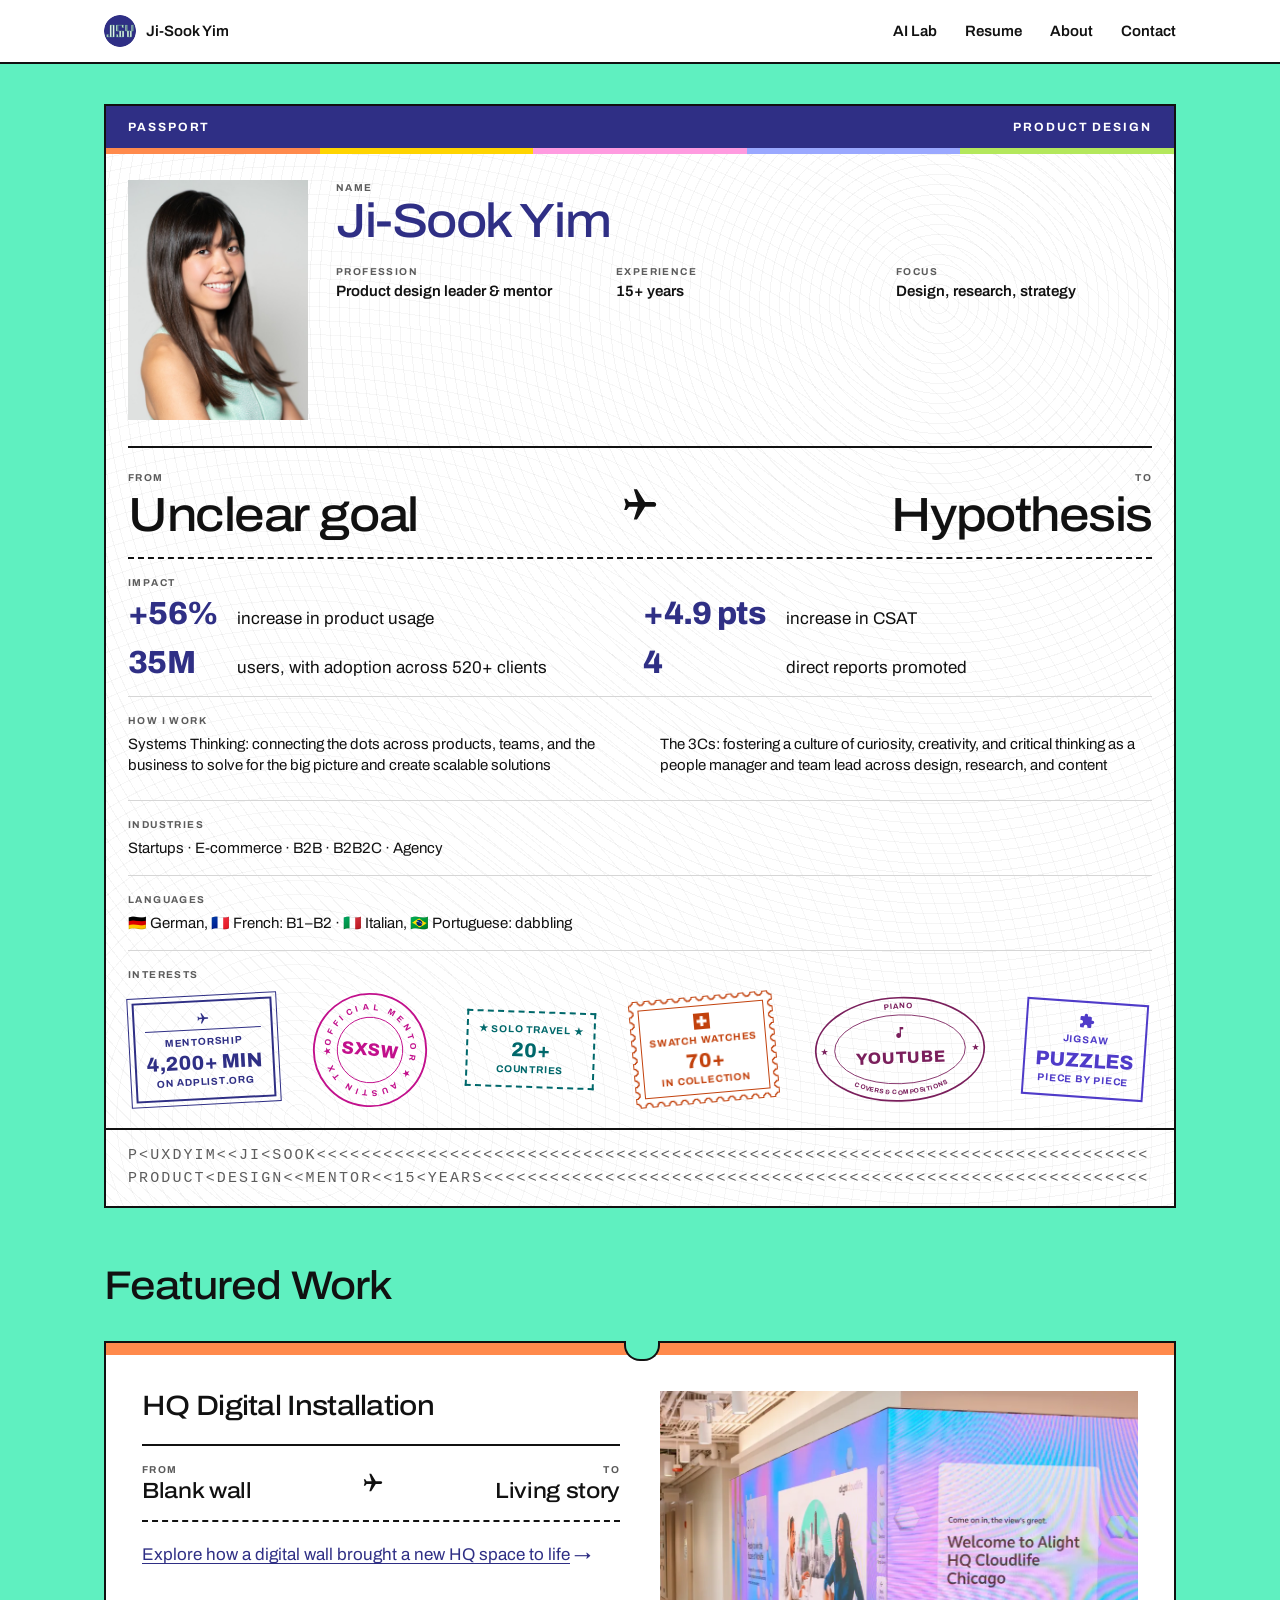
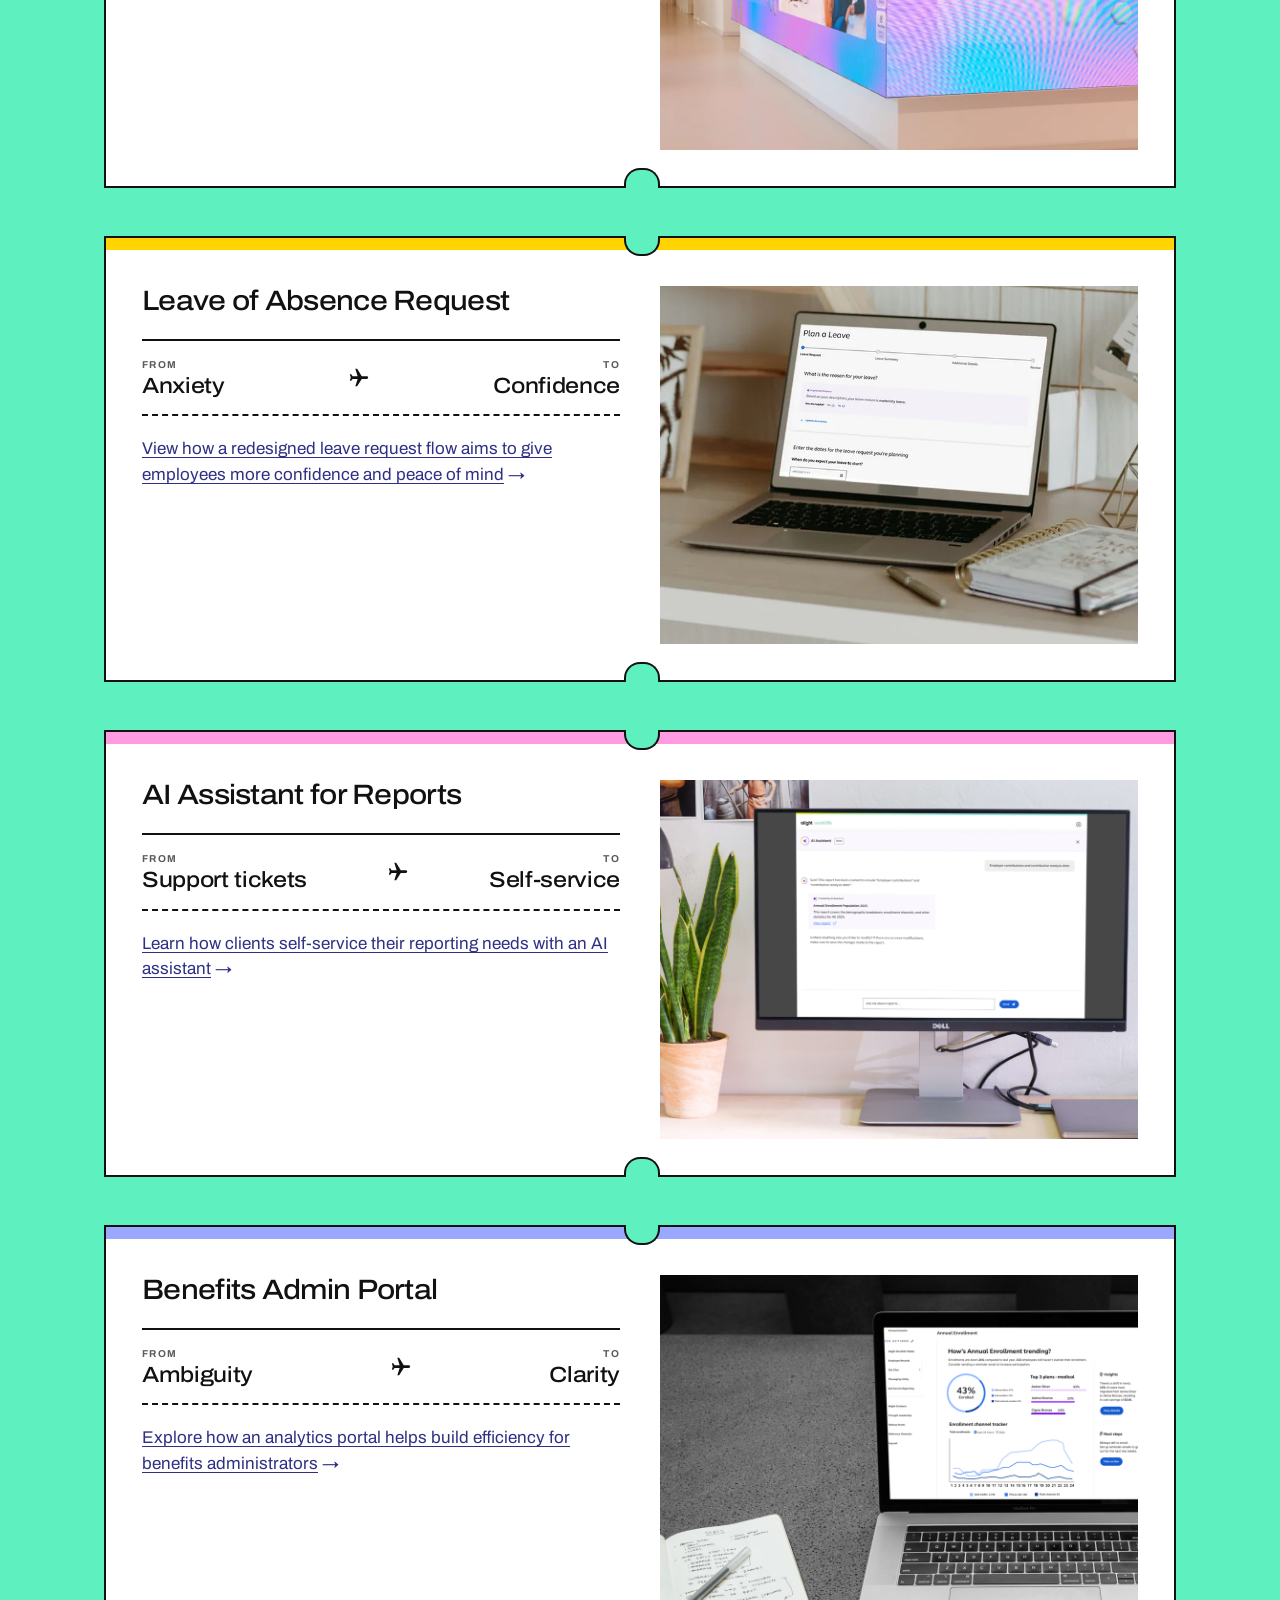
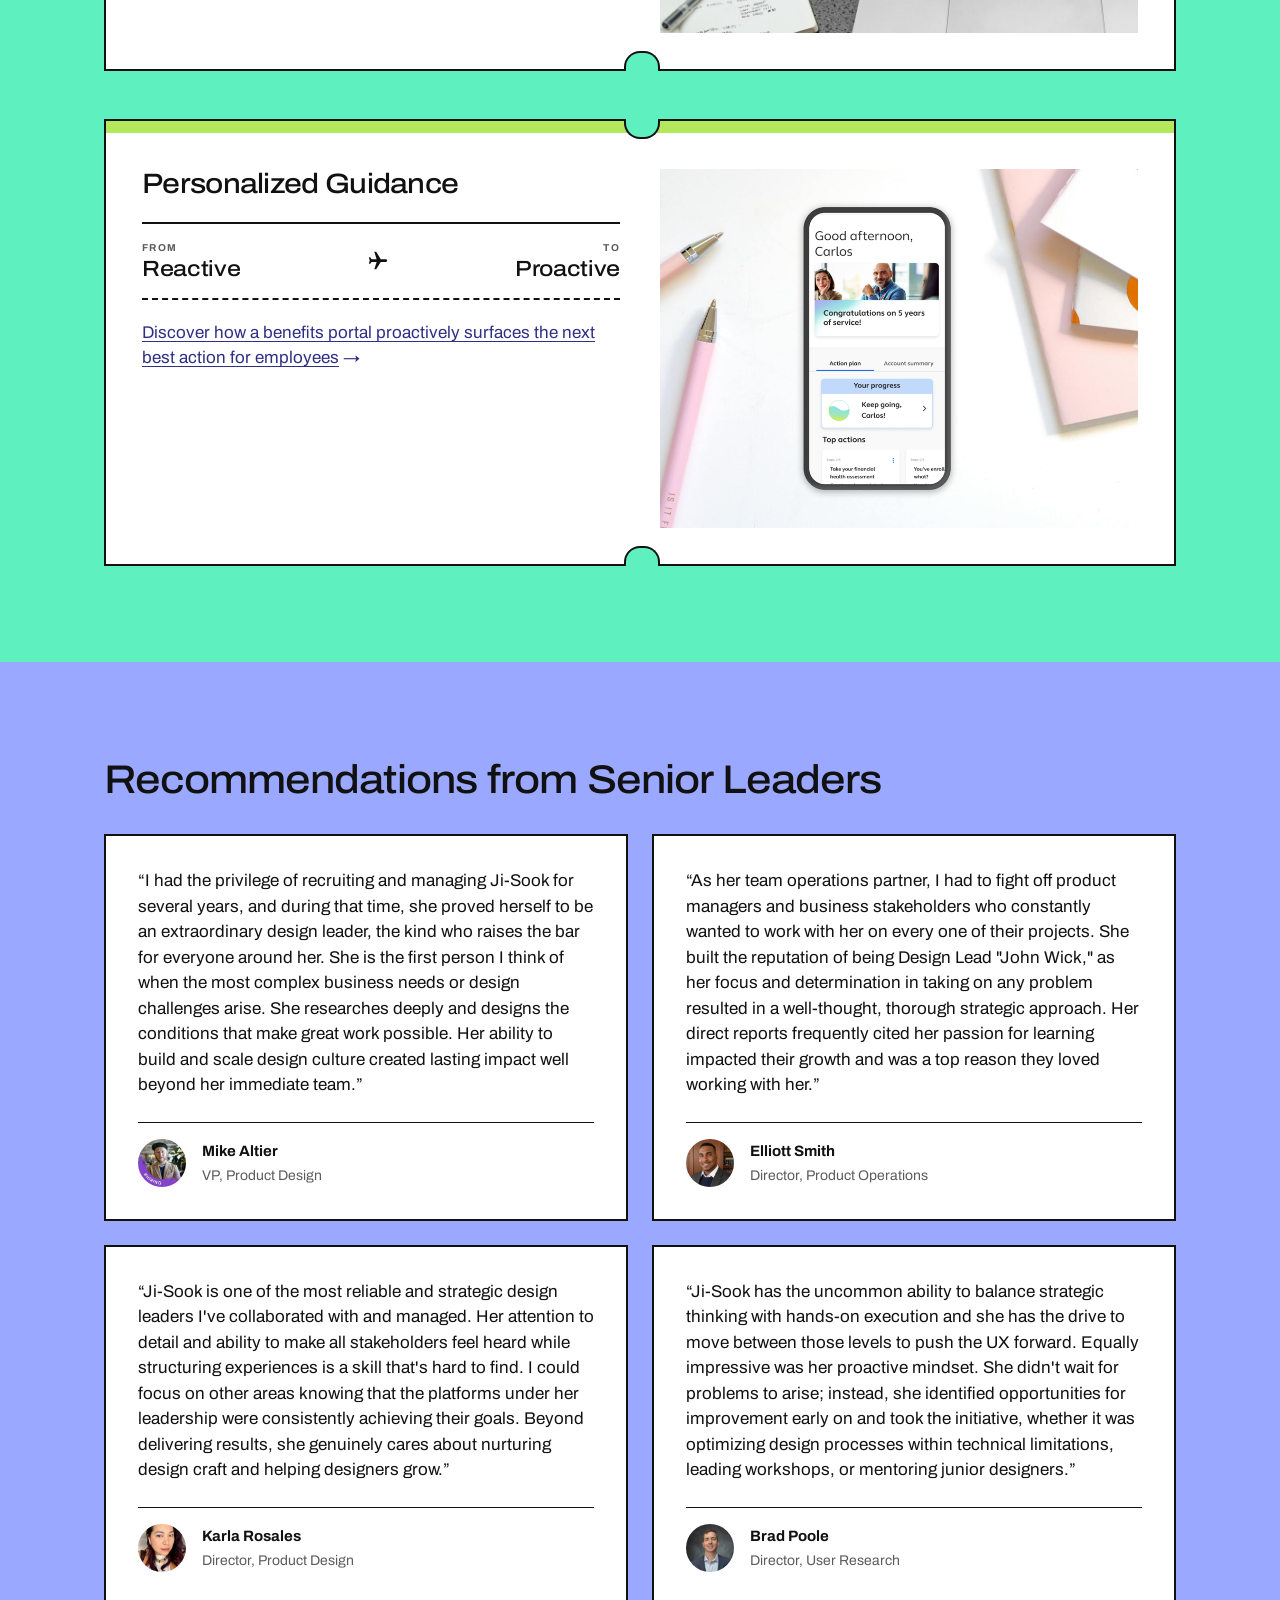
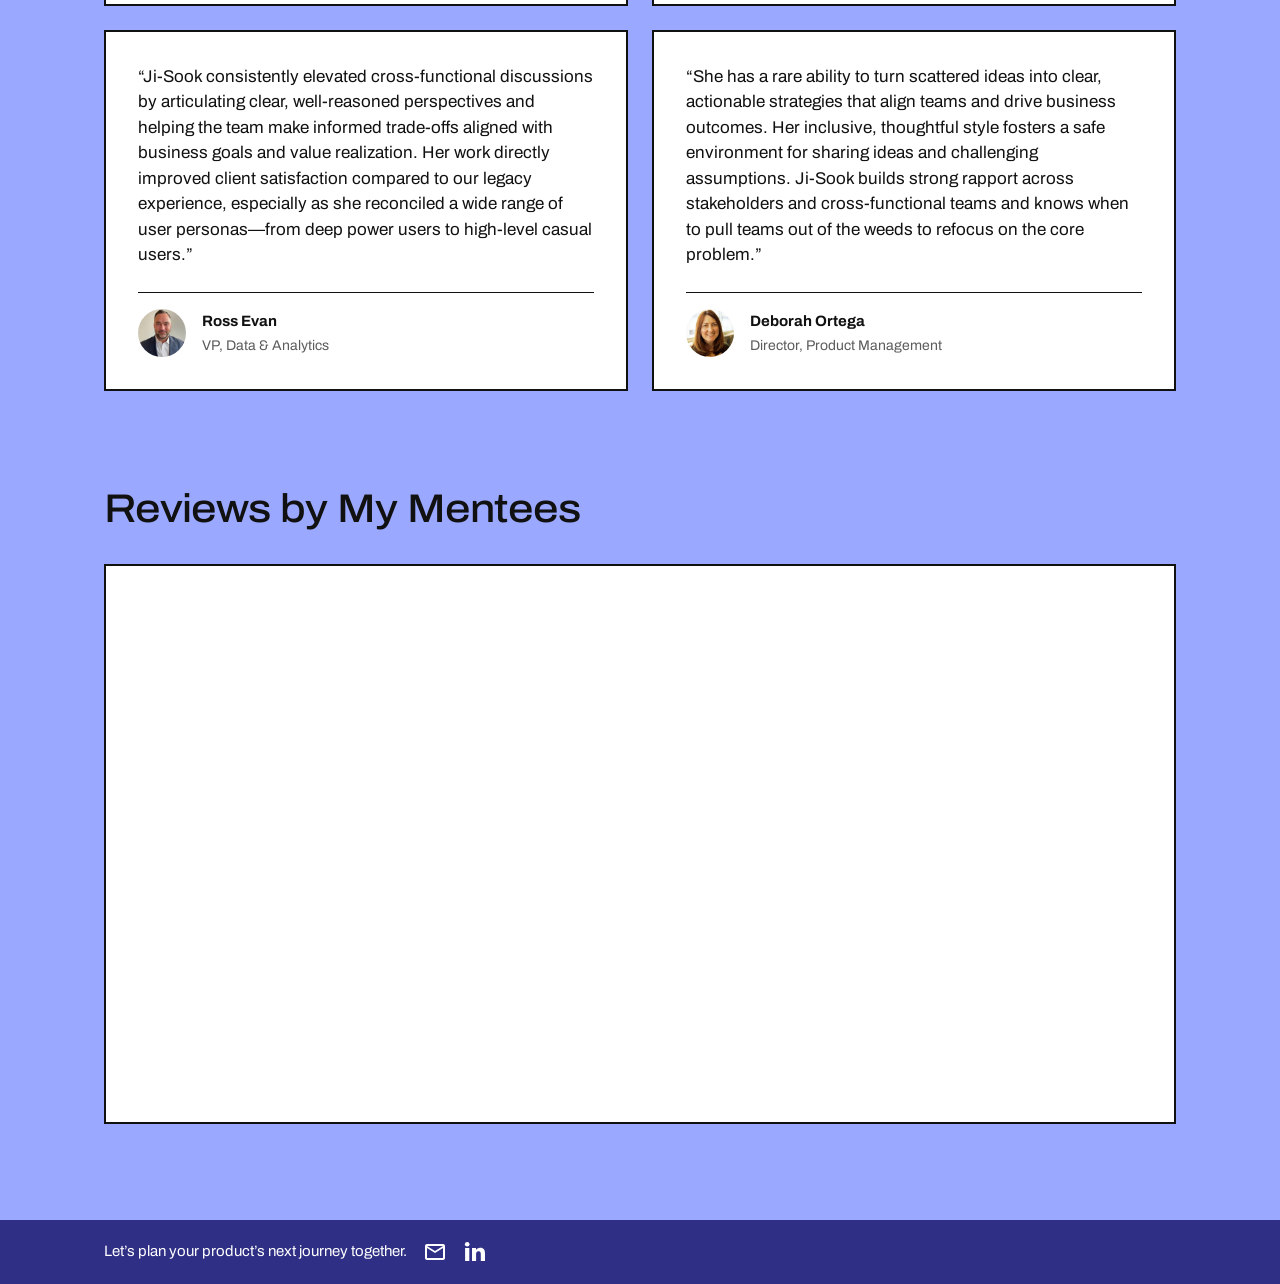
<file: index.html>
<!DOCTYPE html>
<html lang="en">
<head>
<meta charset="utf-8">
<meta name="viewport" content="width=device-width, initial-scale=1">
<title>Ji-Sook Yim | Product &amp; UX Design</title>
<link rel="icon" type="image/png" sizes="32x32" href="assets/brand/favicon-32.png">
<link rel="icon" type="image/png" sizes="192x192" href="assets/brand/favicon-192.png">
<link rel="apple-touch-icon" href="assets/brand/apple-touch-icon.png">
<link rel="preconnect" href="https://fonts.gstatic.com" crossorigin>
<link href="https://fonts.googleapis.com/css2?family=Archivo:wdth,wght@62..125,400..800&family=Caveat:wght@600;700&display=swap" rel="stylesheet">
<link rel="stylesheet" href="components/site.css?v=96ff0955">
<link rel="stylesheet" href="components/boarding-pass.css?v=f0302952">
<link rel="stylesheet" href="components/hero.css?v=90e08546">
<link rel="stylesheet" href="components/passport.css?v=ff56d77f">
<link rel="stylesheet" href="components/recommendation.css?v=5071fd78">
<link rel="stylesheet" href="components/stamp-postcards.css?v=e196f2e1">
<link rel="stylesheet" href="components/theme-departure-board.css?v=722f740d">
</head>
<body>

<div class="site-bar">
<header class="site-nav">
  <a class="site-name" href="index.html"><img class="site-mark" src="assets/brand/jsy-mark.webp" alt="" width="32" height="32"><span class="site-name-text">Ji-Sook Yim</span></a>
  <nav>
    <ul>
      <li><a href="#">AI Lab</a></li>
      <li><a href="#">Resume</a></li>
      <li><a href="#">About</a></li>
      <li><a href="#">Contact</a></li>
    </ul>
  </nav>
</header>
</div>

<main>

  <div class="page-width">

<section class="passport" aria-label="Passport">
    <div class="pp-head"><span>Passport</span><span>Product design</span></div>

    <div class="pp-top">
      <img class="photo" src="assets/headshot.jpg" alt="Ji-Sook Yim">

      <div class="pp-data">
        <p class="fk">Name</p>
        <p class="name">Ji-Sook Yim</p>
        <dl class="pp-grid">
          <div><dt class="fk">Profession</dt><dd>Product design leader &amp; mentor</dd></div>
          <div><dt class="fk">Experience</dt><dd>15+ years</dd></div>
          <div><dt class="fk">Focus</dt><dd>Design, research, strategy</dd></div>
        </dl>
      </div>
    </div>

    <div class="journey">
      <div class="jp">
        <p class="jk">From</p>
        <div class="cycle" data-cycle>
          <span class="is-active">Unclear goal</span>
          <span>Feature bloat</span>
          <span>Ambiguity</span>
        </div>
      </div>
      <div class="jarrow" aria-hidden="true"><svg class="plane" viewBox="0 0 24 24" width="1em" height="1em" fill="currentColor" focusable="false"><path transform="rotate(90 12 12)" d="M21 16v-2l-8-5V3.5c0-.83-.67-1.5-1.5-1.5S10 2.67 10 3.5V9l-8 5v2l8-2.5V19l-2 1.5V22l3.5-1 3.5 1v-1.5L13 19v-5.5l8 2.5z"/></svg></div>
      <div class="jp to">
        <p class="jk">To</p>
        <div class="cycle" data-cycle>
          <span class="is-active">Hypothesis</span>
          <span>Simplicity</span>
          <span>Clarity</span>
        </div>
      </div>
    </div>

    <div class="pp-fields">
      <div class="field">
        <p class="fk">Impact</p>
        <ul class="impact">
          <li><span class="im-num">+56%</span><span class="im-text">increase in product usage</span></li>
          <li><span class="im-num">+4.9<span aria-hidden="true"> pts</span></span><span class="im-text"><span class="sr-only">percentage points </span>increase in CSAT</span></li>
          <li><span class="im-num">35M</span><span class="im-text">users, with adoption across 520+ clients</span></li>
          <li><span class="im-num">4</span><span class="im-text">direct reports promoted</span></li>
        </ul>
      </div>
      <div class="field">
        <p class="fk">How I work</p>
        <ul class="fl">
          <li>Systems Thinking: connecting the dots across products, teams, and the business to solve for the big picture and create scalable solutions</li>
          <li>The 3Cs: fostering a culture of curiosity, creativity, and critical thinking as a people manager and team lead across design, research, and content</li>
        </ul>
      </div>
      <div class="field">
        <p class="fk">Industries</p>
        <p class="fv">Startups · E-commerce · B2B · B2B2C · Agency</p>
      </div>
      <div class="field">
        <p class="fk">Languages</p>
        <p class="fv">🇩🇪 German, 🇫🇷 French: B1–B2 · 🇮🇹 Italian, 🇧🇷 Portuguese: dabbling</p>
      </div>
      <div class="field">
        <p class="fk">Interests</p>
        <ul class="stamps">
          <li class="stamp stamp-framed" data-stamp="mentorship"><span class="stamp-top" aria-hidden="true"><svg class="plane" viewBox="0 0 24 24" width="1em" height="1em" fill="currentColor" focusable="false"><path transform="rotate(90 12 12)" d="M21 16v-2l-8-5V3.5c0-.83-.67-1.5-1.5-1.5S10 2.67 10 3.5V9l-8 5v2l8-2.5V19l-2 1.5V22l3.5-1 3.5 1v-1.5L13 19v-5.5l8 2.5z"/></svg></span>Mentorship<strong>4,200+ min</strong>on ADPList.org</li>
          <li class="stamp stamp-seal" data-stamp="sxsw">
            <span class="sr-only">Official SXSW mentor</span>
            <svg viewBox="0 0 124 124" aria-hidden="true" focusable="false">
              <circle cx="62" cy="62" r="60" fill="none" stroke="currentColor" stroke-width="2"/>
              <circle cx="62" cy="62" r="35" fill="none" stroke="currentColor" stroke-width="1"/>
              <path id="sxsw-arc" fill="none" d="M62,62 m-43,0 a43,43 0 1,1 86,0 a43,43 0 1,1 -86,0"/>
              <text class="seal-arc"><textPath href="#sxsw-arc" textLength="268" lengthAdjust="spacing">OFFICIAL MENTOR ★ AUSTIN TX ★ </textPath></text>
              <text class="seal-main" x="62" y="68" text-anchor="middle">SXSW</text>
            </svg>
          </li>
          <li class="stamp stamp-dashed" data-stamp="solo"><span class="nowrap"><span aria-hidden="true">★ </span>Solo travel<span aria-hidden="true"> ★</span></span><strong>20+</strong>countries</li>
          <li class="stamp stamp-postage" data-stamp="swatch"><span class="postage-paper"><span class="postage-inner"><span class="stamp-icon" aria-hidden="true"><svg class="swiss-flag" viewBox="0 0 32 32" width="1em" height="1em" focusable="false"><rect width="32" height="32" fill="currentColor"/><rect x="13" y="6" width="6" height="20" fill="#FFFFFF"/><rect x="6" y="13" width="20" height="6" fill="#FFFFFF"/></svg></span>Swatch watches<strong>70+</strong>in collection</span></span></li>
          <li class="stamp stamp-oval" data-stamp="piano">
            <span class="sr-only">Piano: YouTube covers &amp; compositions</span>
            <svg viewBox="0 0 200 124" aria-hidden="true" focusable="false">
              <ellipse cx="100" cy="62" rx="98" ry="60" fill="none" stroke="currentColor" stroke-width="2"/>
              <ellipse cx="100" cy="62" rx="76" ry="40" fill="none" stroke="currentColor" stroke-width="1"/>
              <path id="piano-arc-top" fill="none" d="M16,62 A84,47.5 0 0,1 184,62"/>
              <path id="piano-arc-bottom" fill="none" d="M12,62 A88,52.5 0 0,0 188,62"/>
              <text class="seal-arc"><textPath href="#piano-arc-top" startOffset="50%" text-anchor="middle">PIANO</textPath></text>
              <text class="seal-arc seal-arc-small"><textPath href="#piano-arc-bottom" startOffset="50%" text-anchor="middle">COVERS &amp; COMPOSITIONS</textPath></text>
              <text class="seal-star" x="12" y="65.5" text-anchor="middle">★</text>
              <text class="seal-star" x="188" y="65.5" text-anchor="middle">★</text>
              <path transform="translate(92 34) scale(0.7)" fill="currentColor" d="M12 3v10.55c-.59-.34-1.27-.55-2-.55-2.21 0-4 1.79-4 4s1.79 4 4 4 4-1.79 4-4V7h4V3h-6z"/>
              <text class="seal-main" x="100" y="78" text-anchor="middle">YOUTUBE</text>
            </svg>
          </li>
          <!-- Puzzle icon: Material Icons "extension" (Apache 2.0). -->
          <li class="stamp stamp-jigsaw" data-stamp="jigsaw"><span class="stamp-icon" aria-hidden="true"><svg viewBox="0 0 24 24" width="1em" height="1em" fill="currentColor" focusable="false"><path d="M20.5 11H19V7c0-1.1-.9-2-2-2h-4V3.5C13 2.12 11.88 1 10.5 1S8 2.12 8 3.5V5H4c-1.1 0-1.99.9-1.99 2v3.8H3.5c1.49 0 2.7 1.21 2.7 2.7s-1.21 2.7-2.7 2.7H2V20c0 1.1.9 2 2 2h3.8v-1.5c0-1.49 1.21-2.7 2.7-2.7 1.49 0 2.7 1.21 2.7 2.7V22H17c1.1 0 2-.9 2-2v-4h1.5c1.38 0 2.5-1.12 2.5-2.5S21.88 11 20.5 11z"/></svg></span>Jigsaw<strong>Puzzles</strong>piece by piece</li>
        </ul>
      </div>
    </div>

    <p class="mrz" aria-hidden="true"><span>P&lt;UXDYIM&lt;&lt;JI&lt;SOOK&lt;&lt;&lt;&lt;&lt;&lt;&lt;&lt;&lt;&lt;&lt;&lt;&lt;&lt;&lt;&lt;&lt;&lt;&lt;&lt;&lt;&lt;&lt;&lt;&lt;&lt;&lt;&lt;&lt;&lt;&lt;&lt;&lt;&lt;&lt;&lt;&lt;&lt;&lt;&lt;&lt;&lt;&lt;&lt;&lt;&lt;&lt;&lt;&lt;&lt;&lt;&lt;&lt;&lt;&lt;&lt;&lt;&lt;&lt;&lt;&lt;&lt;&lt;&lt;&lt;&lt;&lt;&lt;&lt;&lt;&lt;&lt;&lt;&lt;&lt;&lt;&lt;&lt;&lt;&lt;&lt;&lt;&lt;&lt;&lt;&lt;&lt;&lt;&lt;&lt;&lt;&lt;&lt;&lt;&lt;&lt;&lt;&lt;&lt;&lt;&lt;&lt;&lt;</span><span>PRODUCT&lt;DESIGN&lt;&lt;MENTOR&lt;&lt;15&lt;YEARS&lt;&lt;&lt;&lt;&lt;&lt;&lt;&lt;&lt;&lt;&lt;&lt;&lt;&lt;&lt;&lt;&lt;&lt;&lt;&lt;&lt;&lt;&lt;&lt;&lt;&lt;&lt;&lt;&lt;&lt;&lt;&lt;&lt;&lt;&lt;&lt;&lt;&lt;&lt;&lt;&lt;&lt;&lt;&lt;&lt;&lt;&lt;&lt;&lt;&lt;&lt;&lt;&lt;&lt;&lt;&lt;&lt;&lt;&lt;&lt;&lt;&lt;&lt;&lt;&lt;&lt;&lt;&lt;&lt;&lt;&lt;&lt;&lt;&lt;&lt;&lt;&lt;&lt;&lt;&lt;&lt;&lt;&lt;&lt;&lt;&lt;&lt;&lt;</span></p>

  </section>


  <section class="projects">
    <h2>Featured Work</h2>
    <div class="ticket-grid">
      <article class="boarding-pass">
        <h3 class="bp-title">HQ Digital Installation</h3>
        <div class="bp-route">
          <div class="bp-point"><p class="bp-k">From</p><p class="bp-v">Blank wall</p></div>
          <div class="bp-arrow" aria-hidden="true"><svg class="plane" viewBox="0 0 24 24" width="1em" height="1em" fill="currentColor" focusable="false"><path transform="rotate(90 12 12)" d="M21 16v-2l-8-5V3.5c0-.83-.67-1.5-1.5-1.5S10 2.67 10 3.5V9l-8 5v2l8-2.5V19l-2 1.5V22l3.5-1 3.5 1v-1.5L13 19v-5.5l8 2.5z"/></svg></div>
          <div class="bp-point bp-to"><p class="bp-k">To</p><p class="bp-v">Living story</p></div>
        </div>
        <a class="bp-cta" href="hq-digital-installation/">Explore how a digital wall brought a new HQ space to <span class="bp-cta-end">life<span class="bp-cta-arrow" aria-hidden="true">→</span></span></a>
        <span class="bp-stub" aria-hidden="true"></span>
        <img class="bp-image" src="assets/case-studies/hq-digital-installation.webp" alt="HQ Digital Installation cover image">
      </article>


      <article class="boarding-pass">
        <h3 class="bp-title">Leave of Absence Request</h3>
        <div class="bp-route">
          <div class="bp-point"><p class="bp-k">From</p><p class="bp-v">Anxiety</p></div>
          <div class="bp-arrow" aria-hidden="true"><svg class="plane" viewBox="0 0 24 24" width="1em" height="1em" fill="currentColor" focusable="false"><path transform="rotate(90 12 12)" d="M21 16v-2l-8-5V3.5c0-.83-.67-1.5-1.5-1.5S10 2.67 10 3.5V9l-8 5v2l8-2.5V19l-2 1.5V22l3.5-1 3.5 1v-1.5L13 19v-5.5l8 2.5z"/></svg></div>
          <div class="bp-point bp-to"><p class="bp-k">To</p><p class="bp-v">Confidence</p></div>
        </div>
        <a class="bp-cta" href="leave-of-absence-request/">View how a redesigned leave request flow aims to give employees more confidence and peace of <span class="bp-cta-end">mind<span class="bp-cta-arrow" aria-hidden="true">→</span></span></a>
        <span class="bp-stub" aria-hidden="true"></span>
        <img class="bp-image" src="assets/case-studies/leave-of-absence-request.webp" alt="Leave of Absence Request cover image">
      </article>


      <article class="boarding-pass">
        <h3 class="bp-title">AI Assistant for Reports</h3>
        <div class="bp-route">
          <div class="bp-point"><p class="bp-k">From</p><p class="bp-v">Support tickets</p></div>
          <div class="bp-arrow" aria-hidden="true"><svg class="plane" viewBox="0 0 24 24" width="1em" height="1em" fill="currentColor" focusable="false"><path transform="rotate(90 12 12)" d="M21 16v-2l-8-5V3.5c0-.83-.67-1.5-1.5-1.5S10 2.67 10 3.5V9l-8 5v2l8-2.5V19l-2 1.5V22l3.5-1 3.5 1v-1.5L13 19v-5.5l8 2.5z"/></svg></div>
          <div class="bp-point bp-to"><p class="bp-k">To</p><p class="bp-v">Self-service</p></div>
        </div>
        <a class="bp-cta" href="ai-assistant-for-reports/">Learn how clients self-service their reporting needs with an AI <span class="bp-cta-end">assistant<span class="bp-cta-arrow" aria-hidden="true">→</span></span></a>
        <span class="bp-stub" aria-hidden="true"></span>
        <img class="bp-image" src="assets/case-studies/ai-assistant-for-reports.webp" alt="AI Assistant for Reports cover image">
      </article>


      <article class="boarding-pass">
        <h3 class="bp-title">Benefits Admin Portal</h3>
        <div class="bp-route">
          <div class="bp-point"><p class="bp-k">From</p><p class="bp-v">Ambiguity</p></div>
          <div class="bp-arrow" aria-hidden="true"><svg class="plane" viewBox="0 0 24 24" width="1em" height="1em" fill="currentColor" focusable="false"><path transform="rotate(90 12 12)" d="M21 16v-2l-8-5V3.5c0-.83-.67-1.5-1.5-1.5S10 2.67 10 3.5V9l-8 5v2l8-2.5V19l-2 1.5V22l3.5-1 3.5 1v-1.5L13 19v-5.5l8 2.5z"/></svg></div>
          <div class="bp-point bp-to"><p class="bp-k">To</p><p class="bp-v">Clarity</p></div>
        </div>
        <a class="bp-cta" href="benefits-administrator-portal/">Explore how an analytics portal helps build efficiency for benefits <span class="bp-cta-end">administrators<span class="bp-cta-arrow" aria-hidden="true">→</span></span></a>
        <span class="bp-stub" aria-hidden="true"></span>
        <img class="bp-image" src="assets/case-studies/benefits-admin-portal.webp" alt="Benefits Admin Portal cover image">
      </article>


      <article class="boarding-pass">
        <h3 class="bp-title">Personalized Guidance</h3>
        <div class="bp-route">
          <div class="bp-point"><p class="bp-k">From</p><p class="bp-v">Reactive</p></div>
          <div class="bp-arrow" aria-hidden="true"><svg class="plane" viewBox="0 0 24 24" width="1em" height="1em" fill="currentColor" focusable="false"><path transform="rotate(90 12 12)" d="M21 16v-2l-8-5V3.5c0-.83-.67-1.5-1.5-1.5S10 2.67 10 3.5V9l-8 5v2l8-2.5V19l-2 1.5V22l3.5-1 3.5 1v-1.5L13 19v-5.5l8 2.5z"/></svg></div>
          <div class="bp-point bp-to"><p class="bp-k">To</p><p class="bp-v">Proactive</p></div>
        </div>
        <a class="bp-cta" href="personalized-guidance/">Discover how a benefits portal proactively surfaces the next best action for <span class="bp-cta-end">employees<span class="bp-cta-arrow" aria-hidden="true">→</span></span></a>
        <span class="bp-stub" aria-hidden="true"></span>
        <img class="bp-image" src="assets/case-studies/personalized-guidance.webp" alt="Personalized Guidance cover image">
      </article>

    </div>
  </section>

  </div>

  <div class="band-grey">
  <div class="page-width">

  <section class="testimonials">
    <h2>Recommendations from Senior Leaders</h2>
    <div class="rec-grid">
      <figure class="rec-card">
        <blockquote class="rec-quote"><p>“I had the privilege of recruiting and managing Ji-Sook for several years, and during that time, she proved herself to be an extraordinary design leader, the kind who raises the bar for everyone around her. She is the first person I think of when the most complex business needs or design challenges arise. She researches deeply and designs the conditions that make great work possible. Her ability to build and scale design culture created lasting impact well beyond her immediate team.”</p></blockquote>
        <figcaption class="rec-meta">
          <img class="rec-avatar" src="assets/recommendations/mike-altier.webp" alt="Mike Altier">
          <div>
            <p class="rec-name">Mike Altier</p>
            <p class="rec-title">VP, Product Design</p>
          </div>
        </figcaption>
      </figure>


      <figure class="rec-card">
        <blockquote class="rec-quote"><p>“As her team operations partner, I had to fight off product managers and business stakeholders who constantly wanted to work with her on every one of their projects. She built the reputation of being Design Lead &quot;John Wick,&quot; as her focus and determination in taking on any problem resulted in a well-thought, thorough strategic approach. Her direct reports frequently cited her passion for learning impacted their growth and was a top reason they loved working with her.”</p></blockquote>
        <figcaption class="rec-meta">
          <img class="rec-avatar" src="assets/recommendations/elliott-smith.webp" alt="Elliott Smith">
          <div>
            <p class="rec-name">Elliott Smith</p>
            <p class="rec-title">Director, Product Operations</p>
          </div>
        </figcaption>
      </figure>


      <figure class="rec-card">
        <blockquote class="rec-quote"><p>“Ji-Sook is one of the most reliable and strategic design leaders I've collaborated with and managed. Her attention to detail and ability to make all stakeholders feel heard while structuring experiences is a skill that's hard to find. I could focus on other areas knowing that the platforms under her leadership were consistently achieving their goals. Beyond delivering results, she genuinely cares about nurturing design craft and helping designers grow.”</p></blockquote>
        <figcaption class="rec-meta">
          <img class="rec-avatar" src="assets/recommendations/karla-rosales.webp" alt="Karla Rosales">
          <div>
            <p class="rec-name">Karla Rosales</p>
            <p class="rec-title">Director, Product Design</p>
          </div>
        </figcaption>
      </figure>


      <figure class="rec-card">
        <blockquote class="rec-quote"><p>“Ji-Sook has the uncommon ability to balance strategic thinking with hands-on execution and she has the drive to move between those levels to push the UX forward. Equally impressive was her proactive mindset. She didn't wait for problems to arise; instead, she identified opportunities for improvement early on and took the initiative, whether it was optimizing design processes within technical limitations, leading workshops, or mentoring junior designers.”</p></blockquote>
        <figcaption class="rec-meta">
          <img class="rec-avatar" src="assets/recommendations/brad-poole.webp" alt="Brad Poole">
          <div>
            <p class="rec-name">Brad Poole</p>
            <p class="rec-title">Director, User Research</p>
          </div>
        </figcaption>
      </figure>


      <figure class="rec-card">
        <blockquote class="rec-quote"><p>“Ji-Sook consistently elevated cross-functional discussions by articulating clear, well-reasoned perspectives and helping the team make informed trade-offs aligned with business goals and value realization. Her work directly improved client satisfaction compared to our legacy experience, especially as she reconciled a wide range of user personas—from deep power users to high-level casual users.”</p></blockquote>
        <figcaption class="rec-meta">
          <img class="rec-avatar" src="assets/recommendations/ross-evan.webp" alt="Ross Evan">
          <div>
            <p class="rec-name">Ross Evan</p>
            <p class="rec-title">VP, Data &amp; Analytics</p>
          </div>
        </figcaption>
      </figure>


      <figure class="rec-card">
        <blockquote class="rec-quote"><p>“She has a rare ability to turn scattered ideas into clear, actionable strategies that align teams and drive business outcomes. Her inclusive, thoughtful style fosters a safe environment for sharing ideas and challenging assumptions. Ji-Sook builds strong rapport across stakeholders and cross-functional teams and knows when to pull teams out of the weeds to refocus on the core problem.”</p></blockquote>
        <figcaption class="rec-meta">
          <img class="rec-avatar" src="assets/recommendations/deborah-ortega.webp" alt="Deborah Ortega">
          <div>
            <p class="rec-name">Deborah Ortega</p>
            <p class="rec-title">Director, Product Management</p>
          </div>
        </figcaption>
      </figure>

    </div>
  </section>

  <section class="testimonials mentee-reviews">
    <h2>Reviews by My Mentees</h2>
    <!-- Temporary: ADPList's own widget. Its inside can't be styled (it's another site's page);
         only the frame matches the design system. Plan: replace with hand-picked review cards. -->
    <div class="adplist-frame">
      <iframe src="https://adplist.org/widgets/reviews?src=ji-sook-yim" title="Mentee reviews on ADPList" loading="lazy"></iframe>
    </div>
  </section>

  </div>
  </div>

</main>

<footer class="site-footer">
  <div class="footer-inner">
    <p class="footer-line">Let’s plan your product’s next journey together.</p>
    <ul class="footer-links">
      <li><a href="mailto:yim.jisook@gmail.com" aria-label="Email Ji-Sook"><svg viewBox="0 0 24 24" width="1em" height="1em" fill="currentColor" aria-hidden="true" focusable="false"><path d="M20 4H4c-1.1 0-2 .9-2 2v12c0 1.1.9 2 2 2h16c1.1 0 2-.9 2-2V6c0-1.1-.9-2-2-2zm0 14H4V8l8 5 8-5v10zm-8-7L4 6h16l-8 5z"/></svg></a></li>
      <li><a href="https://www.linkedin.com/in/jisookyim/" target="_blank" rel="noopener" aria-label="Ji-Sook on LinkedIn (opens in a new tab)"><svg viewBox="0 0 24 24" width="1em" height="1em" fill="currentColor" aria-hidden="true" focusable="false"><circle cx="4.2" cy="4.2" r="2.3"/><rect x="2.1" y="8" width="4.2" height="13"/><path d="M9 8h4v1.9c.6-1.1 2-2.2 4.1-2.2 4 0 4.9 2.6 4.9 6V21h-4.2v-6.4c0-1.6-.1-3.4-2.2-3.4-2.2 0-2.5 1.6-2.5 3.3V21H9z"/></svg></a></li>
    </ul>
  </div>
</footer>

<script src="components/hero.js?v=4eb4ec81" defer></script>
<script src="components/passport.js?v=36e1f465" defer></script>
<script type="application/json" id="stamp-data">{"mentorship":{"open_label":"Open Mentorship postcards","link":{"text":"See my ADPList profile","href":"https://adplist.org/mentors/ji-sook-yim"},"cards":[{"type":"quote","quote":"I left the session feeling much clearer and encouraged about my next steps. Highly recommend talking to her if you’re navigating the UX field or feeling stressed about your career search.","name":"Kiyo Yang","title":"UX Designer, HungerRush","sign":"Kiyo","mark":"ADPLIST"},{"type":"quote","quote":"After listening to my unique situation, she had various ideas to help me increase my influence within my design team and across my organization.","name":"Eric Wagner","title":"Senior Product Designer, Thrive Global","sign":"Eric","mark":"ADPLIST"},{"type":"quote","quote":"She was incredibly helpful in reviewing my resume and providing a fresh perspective on how to stand out in the current market.","name":"Kuo-Chen (Kacy) Jung","title":"UX design student, Design Lab","sign":"Kacy","mark":"ADPLIST"},{"type":"quote","quote":"She has exceptional communication skills and deep subject knowledge and the structured approach to the session and review made the session incredibly valuable to me.","name":"Hammad Javaid","title":"UX Student, Purdue","sign":"Hammad","mark":"ADPLIST"}]},"sxsw":{"open_label":"Open SXSW postcards","cards":[{"type":"photo","src":"assets/stamps/sxsw-01.webp","alt":"Ji-Sook wearing a SXSW 2025 lanyard beside a table sign reading Interactive and Convergence Mentor","caption":"SXSW 2025, Interactive & Convergence Mentor","mark":"SXSW","note":"Table 7, tea in hand, ready to mentor."},{"type":"photo","src":"assets/stamps/sxsw-02.webp","alt":"Ji-Sook at a table with a SXSW 2026 sign reading Innovation Mentors","caption":"SXSW 2026, Innovation Mentor","mark":"SXSW","note":"Back again! Table 2 this year."}]},"solo":{"open_label":"Open Solo travel postcards","cards":[{"type":"photo","src":"assets/stamps/travel-01.webp","alt":"Ji-Sook holding a Swiss flag in the snow at Jungfraujoch, with mountains behind","caption":"Jungfraujoch, Switzerland","mark":"JUNGFRAU","note":"Made it to the Top of Europe. Bundle up!"},{"type":"photo","src":"assets/stamps/travel-02.webp","alt":"Ji-Sook sitting on a boulder during a mountain hike, with pine trees and a rocky peak behind","caption":"South Lake Tahoe, CA","mark":"TAHOE","note":"Found the perfect rock for a break."},{"type":"photo","src":"assets/stamps/travel-03.webp","alt":"Ji-Sook in a pale blue dress beside a pond and a traditional Korean pavilion","caption":"Seoul, Korea","mark":"SEOUL","note":"Fall colors by the pond."},{"type":"photo","src":"assets/stamps/travel-04.webp","alt":"Ji-Sook in a patterned scarf in front of old brick and stone ruins","caption":"Düsseldorf, Germany","mark":"DÜSSELDORF","note":"Exploring the imperial palace ruins."},{"type":"photo","src":"assets/stamps/travel-05.webp","alt":"Ji-Sook in a colorful top in front of a large domed terracotta church","caption":"Bologna, Italy","mark":"BOLOGNA","note":"San Luca after a 1-hour uphill walk."},{"type":"photo","src":"assets/stamps/travel-06.webp","alt":"Ji-Sook smiling in a maroon jacket above a lake with icebergs, a glacier and green mountains in Chugach National Forest","caption":"Seward, Alaska","mark":"SEWARD","note":"Had no idea the glaciers were so blue!"}]},"swatch":{"open_label":"Open Swatch postcards","cards":[{"type":"photo","src":"assets/stamps/swatch-02.webp","alt":"Dozens of colorful Swatch watches pinned in rows on a cork board","caption":"The Cork Board","mark":"SWATCH","note":"Running out of space."},{"type":"photo","src":"assets/stamps/swatch-01.webp","alt":"A shelf of boxed art and travel Swatch watches, with more watches laid out in front","caption":"The Art & Travel Shelf","mark":"SWATCH","note":"Bought a bookshelf to display more Swatches."}]},"piano":{"open_label":"Open Piano videos","link":{"text":"See my YouTube channel","href":"https://www.youtube.com/@JiSookYim"},"cards":[{"type":"video","id":"_chJXBZL-HQ","title":"If the Music from Squid Games Were Unnecessarily Dramatic","poster":"https://i.ytimg.com/vi/_chJXBZL-HQ/hqdefault.jpg","mark":"PIANO","note":"Squid Game, but unnecessarily dramatic.","caption":"Squid Game Cover"},{"type":"video","id":"TF-0oq9ELRo","title":"Muse - Thought Contagion Piano Duet Cover (+9 More Muse Songs)","poster":"https://i.ytimg.com/vi/TF-0oq9ELRo/hqdefault.jpg","mark":"PIANO","note":"A piano duet with myself, 10 Muse songs.","caption":"Muse Piano Duet"},{"type":"video","id":"hhZQkEef_lk","title":"Can't Help Falling in Love x Whatever You Like x The Real Slim Shady","poster":"https://i.ytimg.com/vi/hhZQkEef_lk/hqdefault.jpg","mark":"PIANO","note":"Three songs that should not work together.","caption":"Elvis x T.I. x Eminem Mashup"}]},"jigsaw":{"open_label":"Open Jigsaw puzzle postcards","link":{"text":"See my puzzles on Instagram","href":"https://www.instagram.com/last3puzzlepieces"},"cards":[{"type":"photo","src":"assets/stamps/jigsaw-04.webp","alt":"Finished jigsaw puzzle showing rows of colorful toy minifigures","mark":"JIGSAW","note":"Spot your favorite minifigure.","caption":"LEGO Minifigures, 1000 pieces"},{"type":"photo","src":"assets/stamps/jigsaw-01.webp","alt":"Finished all-gold jigsaw puzzle with pieces arranged in circles","mark":"JIGSAW","note":"All gold. One of my hardest puzzles ever.","caption":"Krypt Gold, 631 pieces"},{"type":"photo","src":"assets/stamps/jigsaw-05.webp","alt":"Finished jigsaw puzzle shaped like a head in profile, filled with people doing yoga by a waterfall","mark":"JIGSAW","note":"A meditative puzzling experience.","caption":"Mental Wealth Collection 03, 1064 pieces"},{"type":"photo","src":"assets/stamps/jigsaw-02.webp","alt":"Finished jigsaw puzzle of an Art Deco painting of a woman in a green dress and white hat","mark":"JIGSAW","note":"Experiencing art up-close through a puzzle.","caption":"Young Girl in Green, 1000 pieces"},{"type":"photo","src":"assets/stamps/jigsaw-03.webp","alt":"Finished University of Chicago alumni jigsaw puzzle showing a grid of campus doorways","mark":"JIGSAW","note":"Walking down memory lane.","caption":"The University of Chicago Doors, 1000 pieces"}]}}</script>
<script src="components/stamp-postcards.js?v=2ea26882" defer></script>
</body>
</html>
</file>
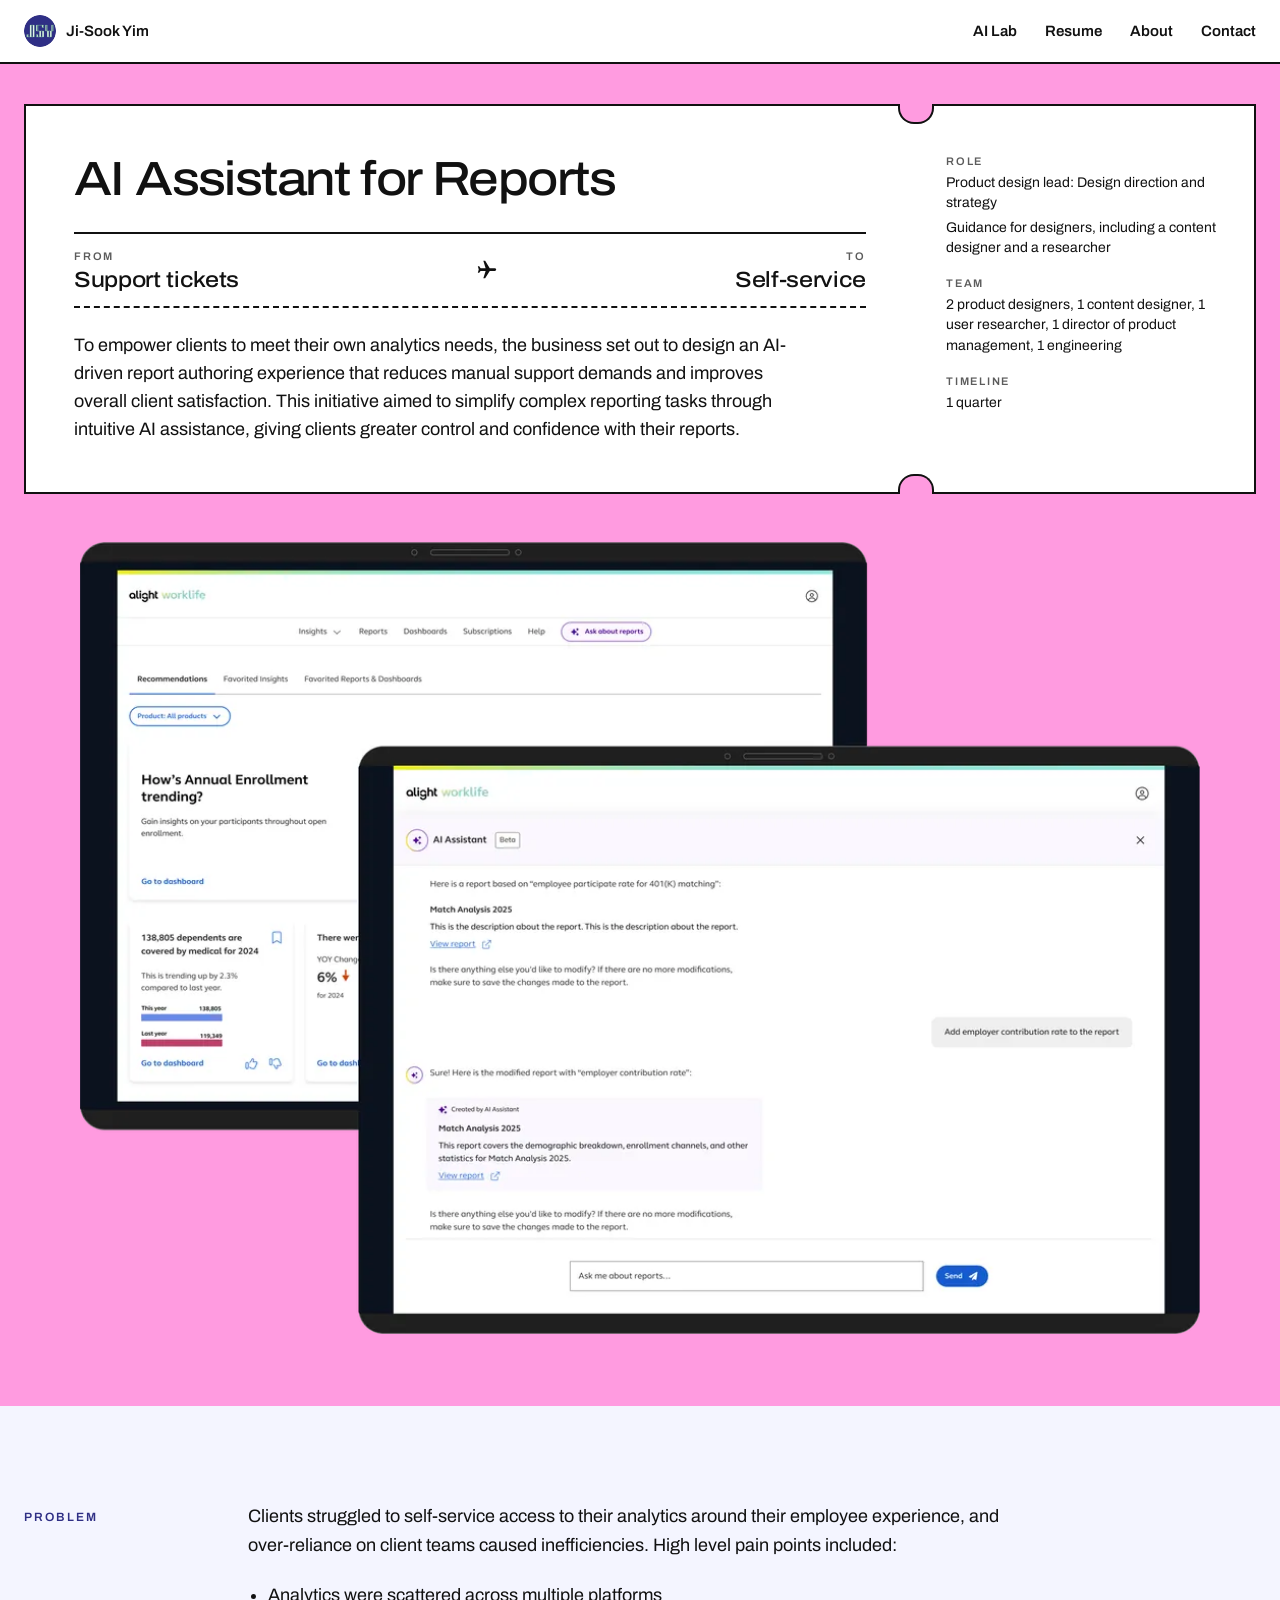
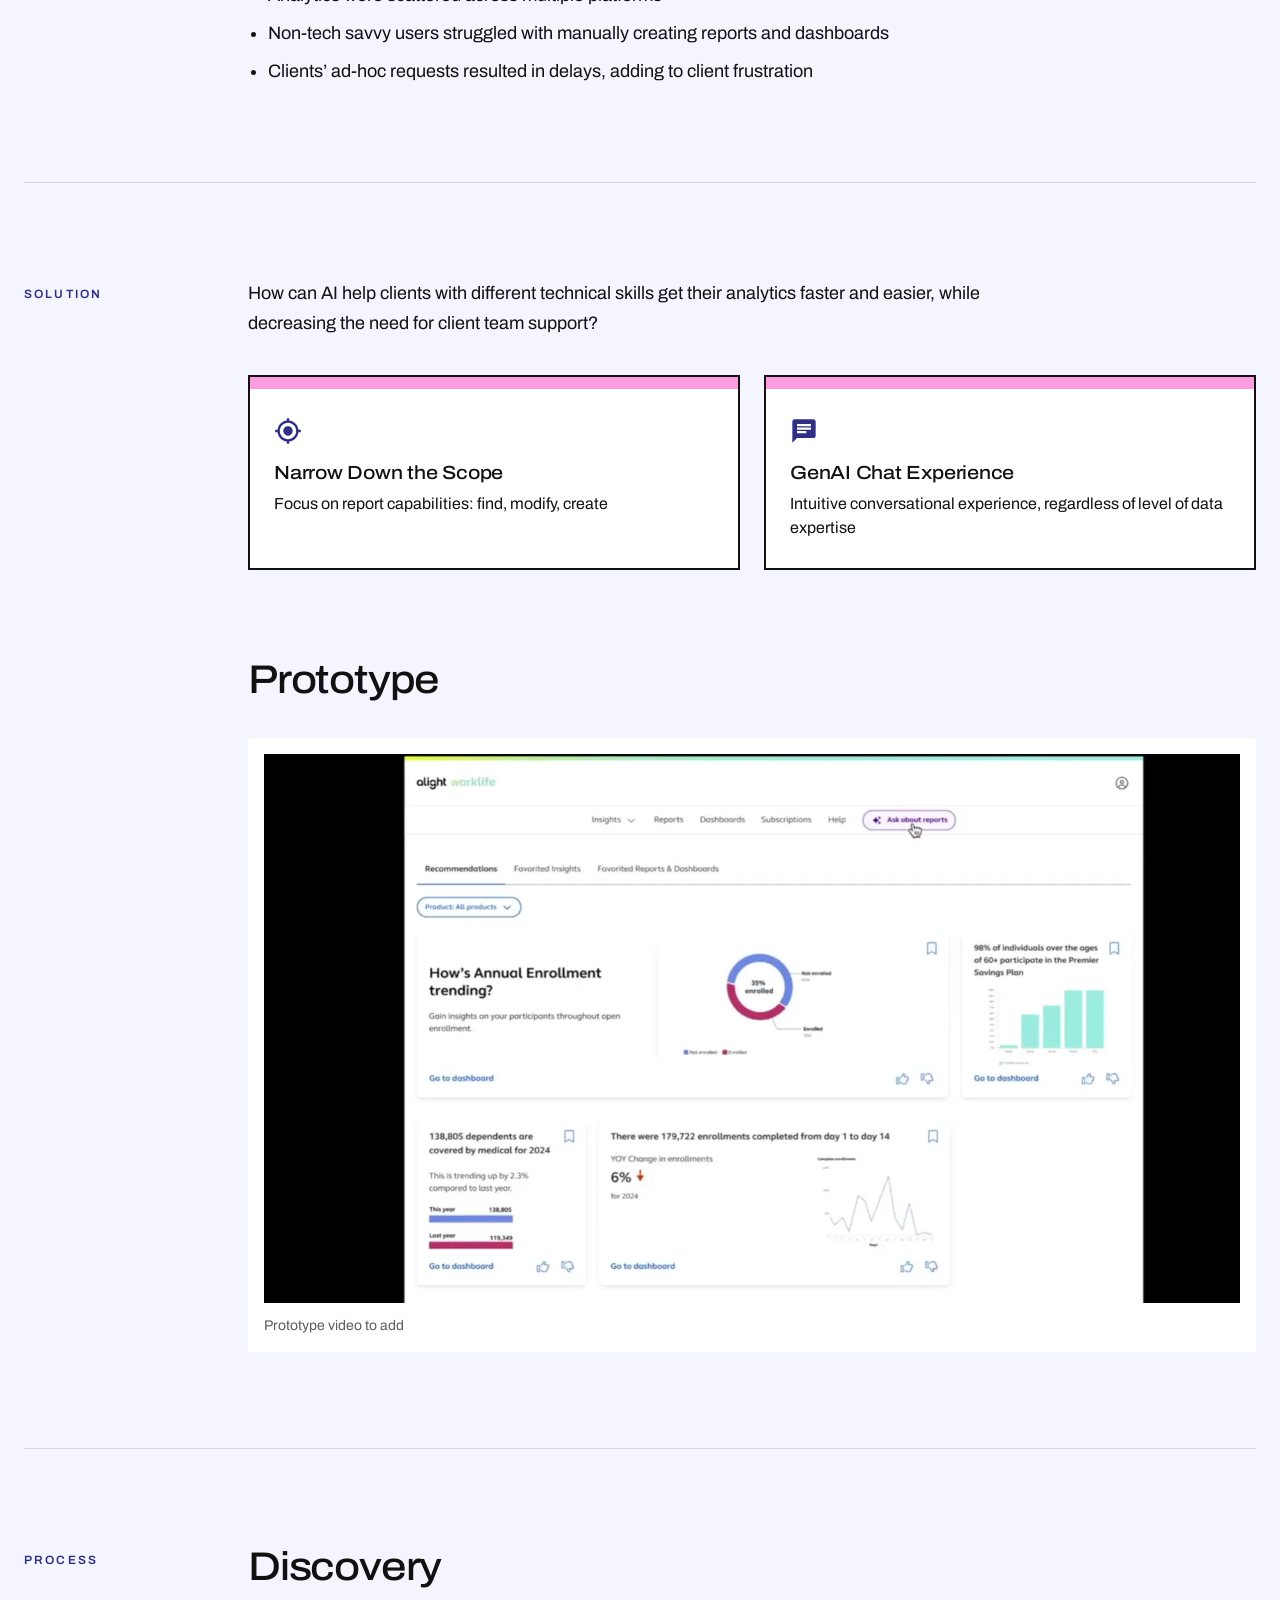
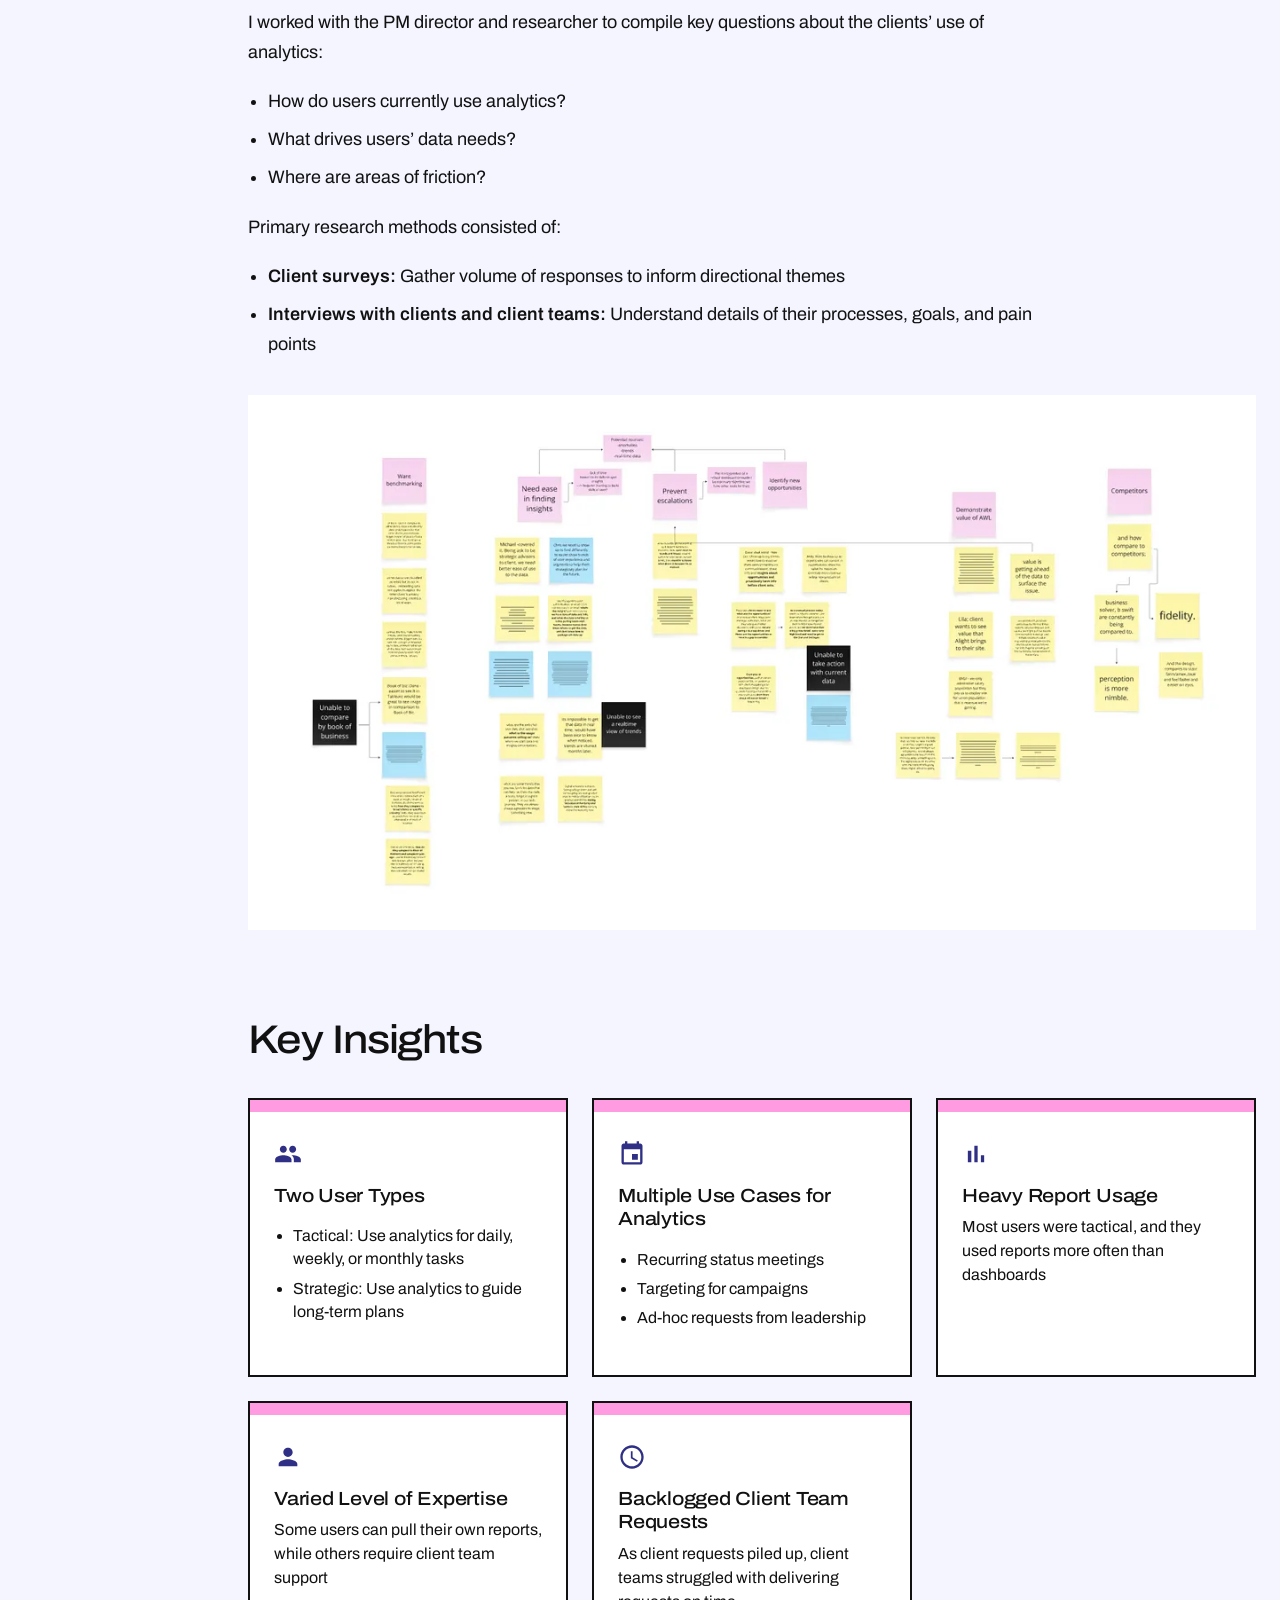
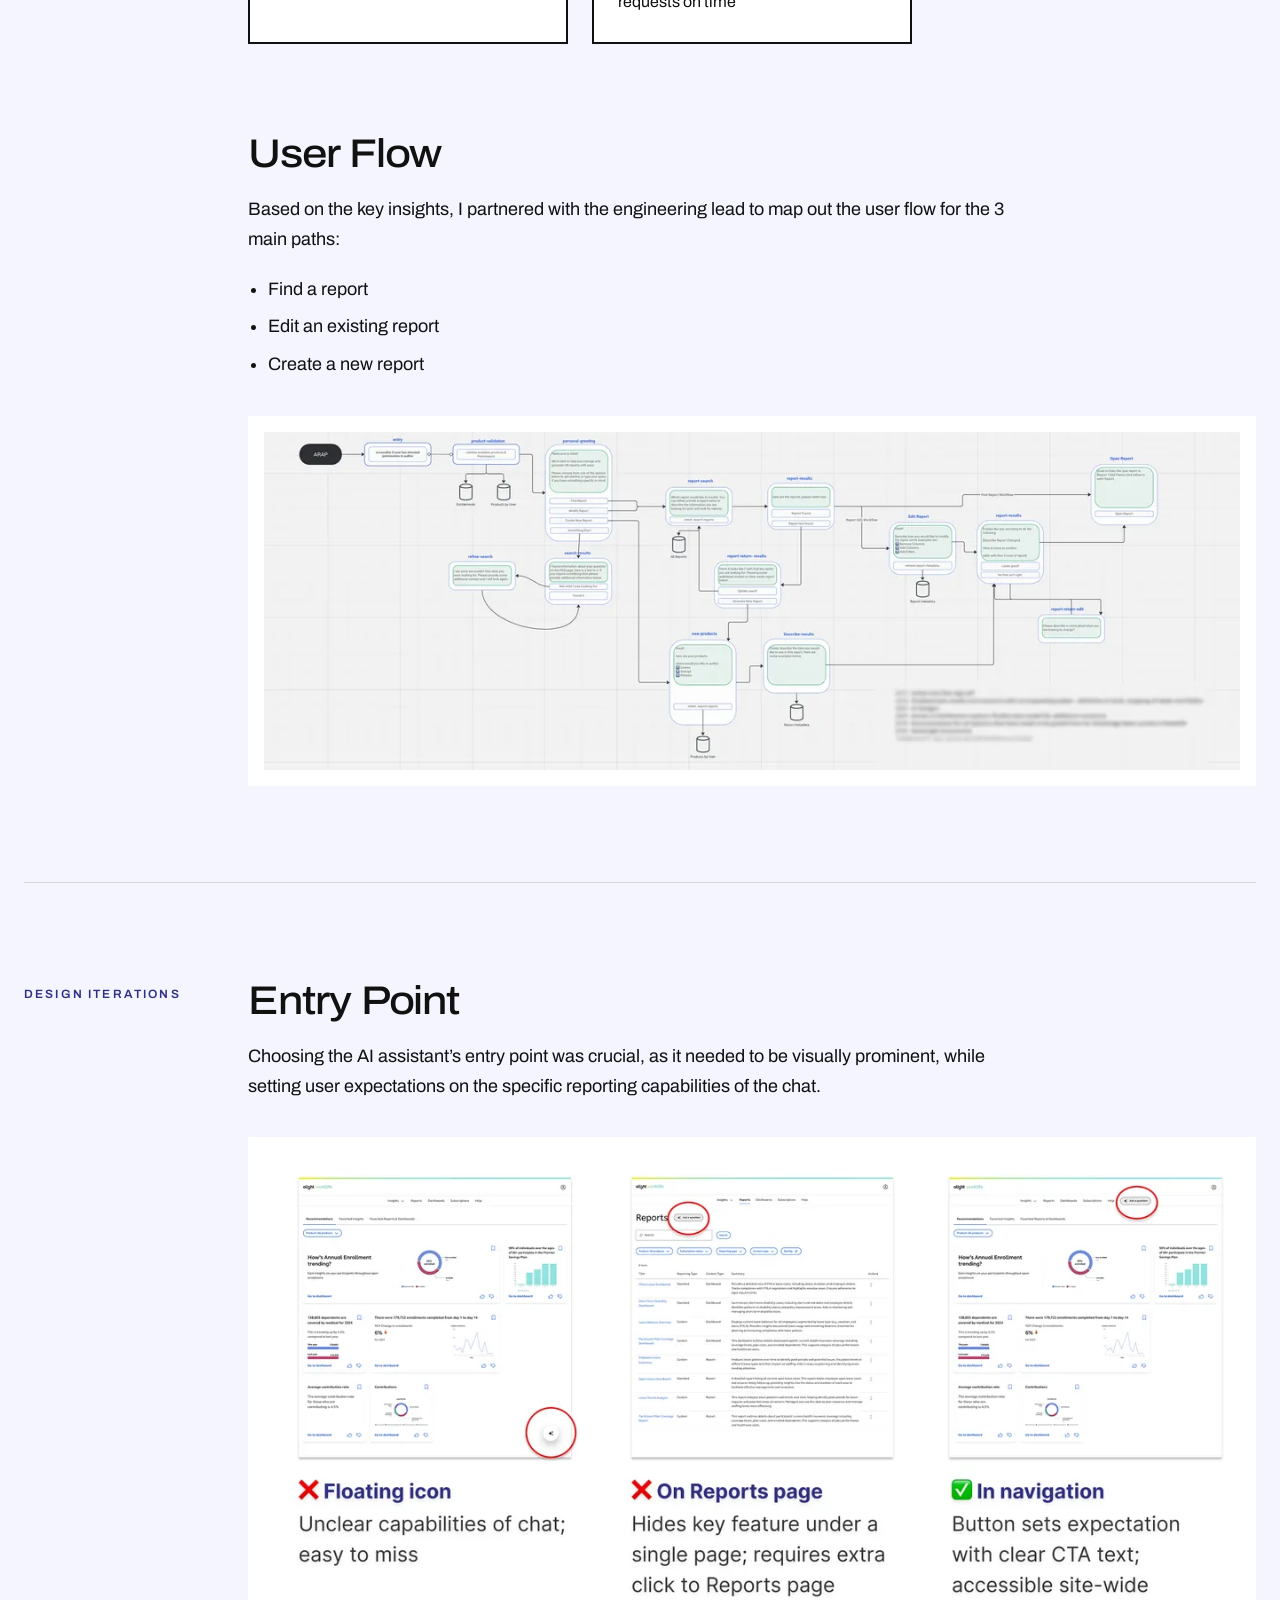
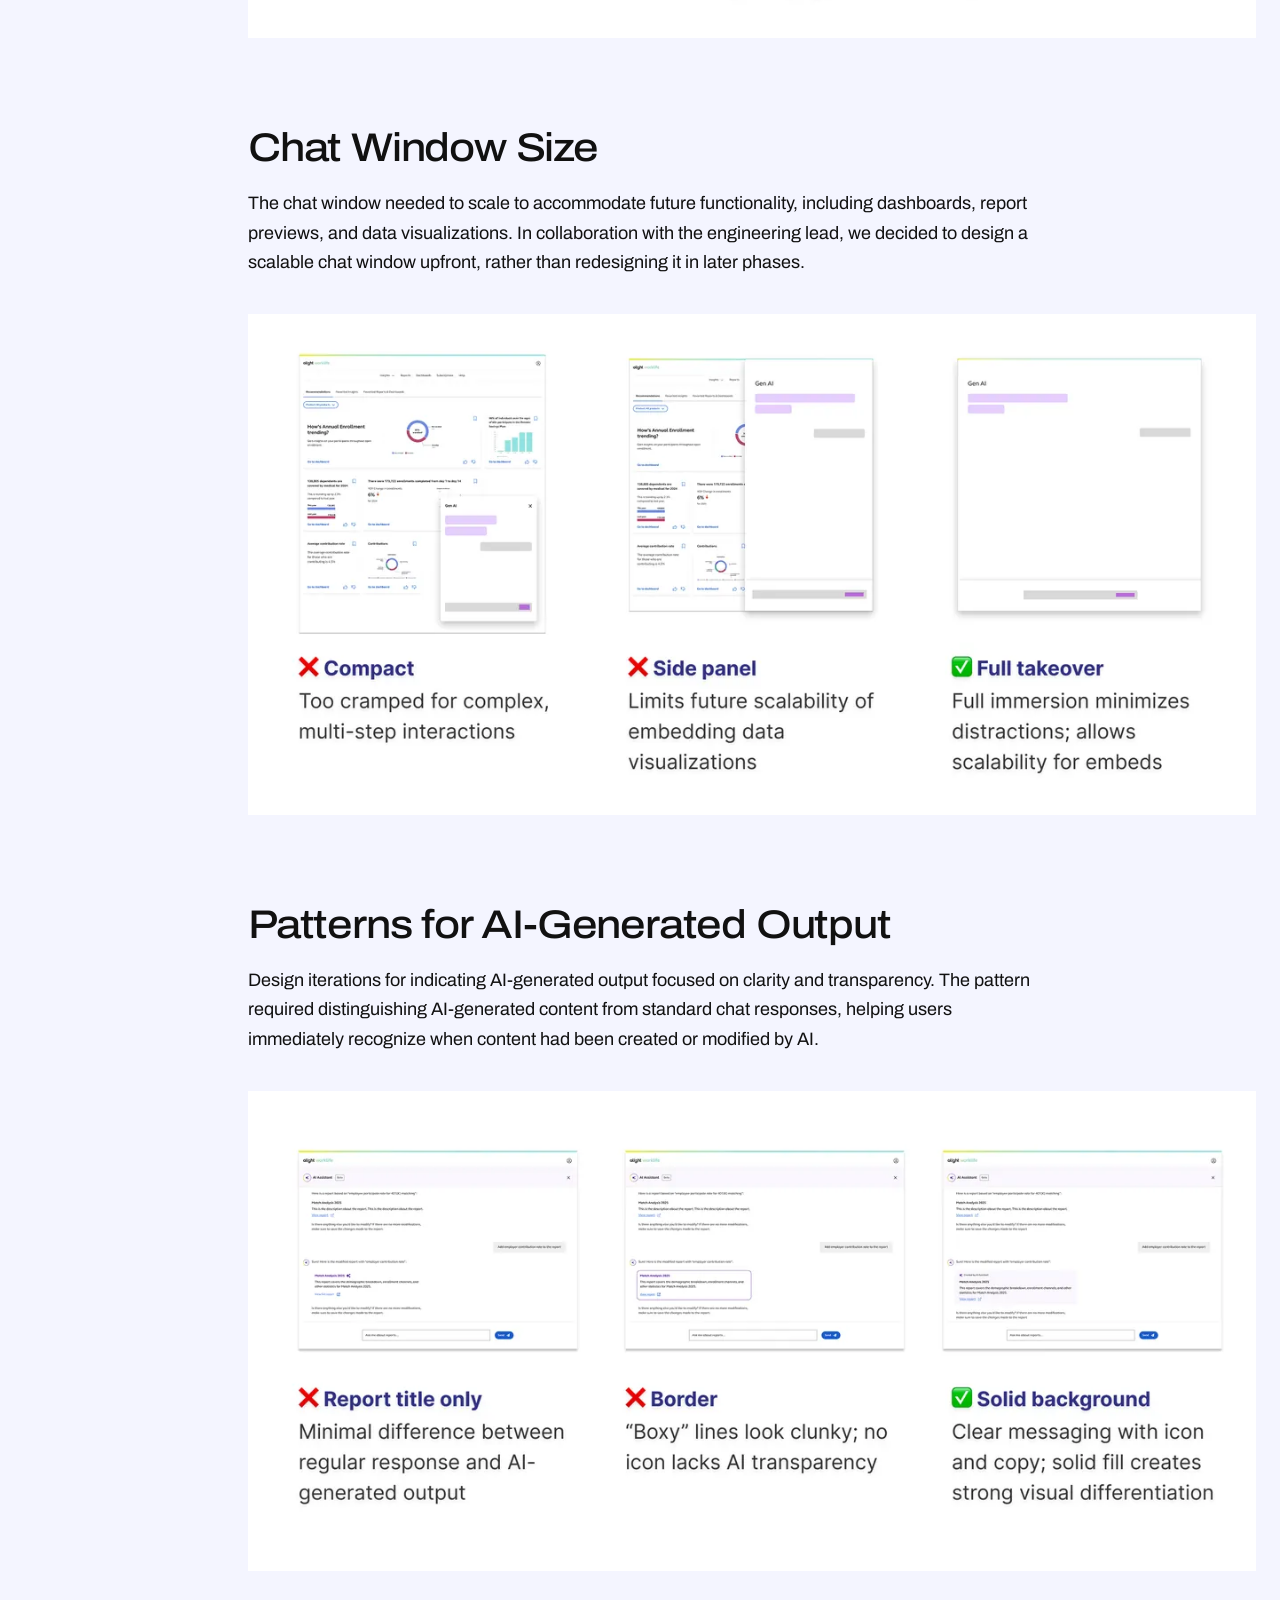
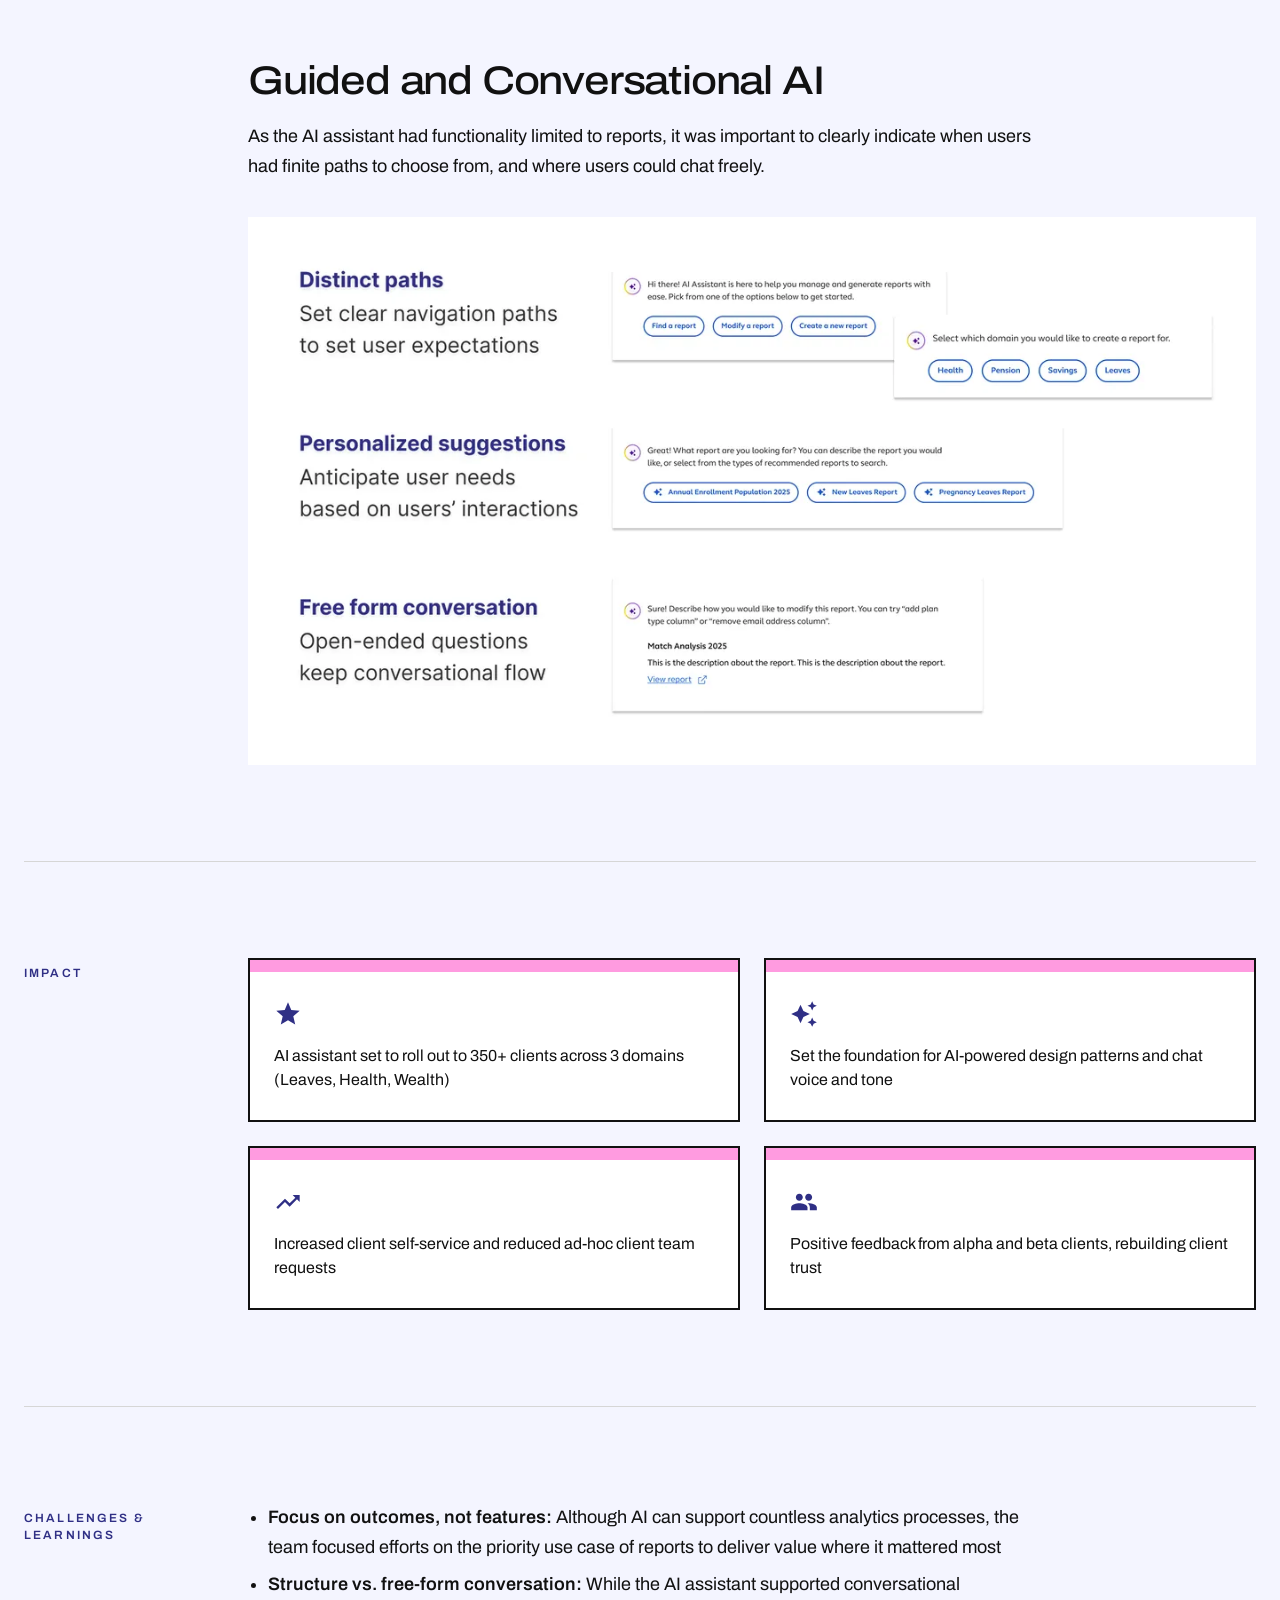
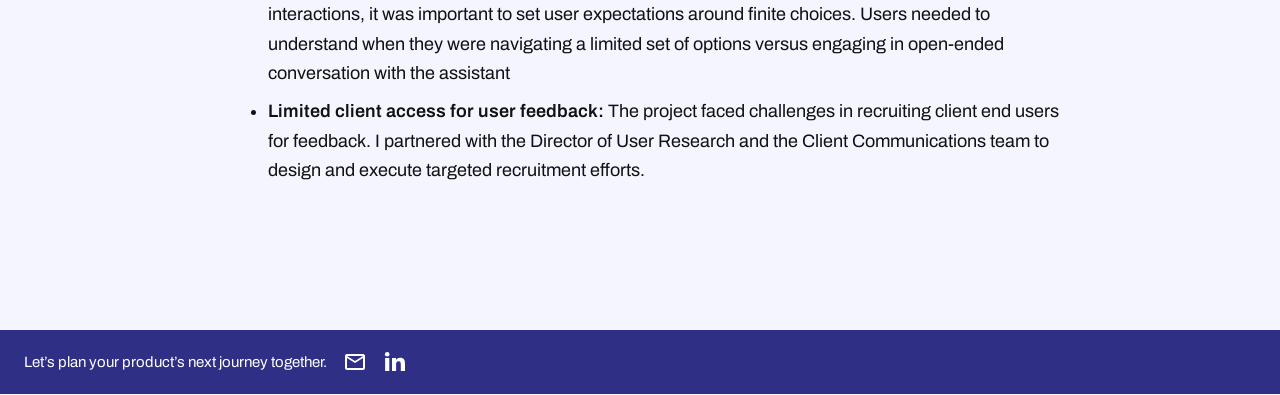
<file: ai-assistant-for-reports/index.html>
<!DOCTYPE html>
<html lang="en">
<head>
<meta charset="utf-8">
<meta name="viewport" content="width=device-width, initial-scale=1">
<title>AI Assistant for Reports | Ji-Sook Yim</title>
<meta name="description" content="Learn how clients self-service their reporting needs with an AI assistant">
<link rel="icon" type="image/png" sizes="32x32" href="../assets/brand/favicon-32.png">
<link rel="icon" type="image/png" sizes="192x192" href="../assets/brand/favicon-192.png">
<link rel="apple-touch-icon" href="../assets/brand/apple-touch-icon.png">
<link rel="preconnect" href="https://fonts.gstatic.com" crossorigin>
<link href="https://fonts.googleapis.com/css2?family=Archivo:wdth,wght@62..125,400..800&display=swap" rel="stylesheet">
<link rel="stylesheet" href="../components/site.css?v=96ff0955">
<link rel="stylesheet" href="../components/theme-departure-board.css?v=722f740d">
<link rel="stylesheet" href="../components/case-study.css?v=2dcfb003">
</head>
<body class="cs-page" data-route="pink" style="--route: var(--pink)">

<div class="site-bar">
<header class="site-nav">
  <a class="site-name" href="../index.html"><img class="site-mark" src="../assets/brand/jsy-mark.webp" alt="" width="32" height="32"><span class="site-name-text">Ji-Sook Yim</span></a>
  <nav>
    <ul>
      <li><a href="#">AI Lab</a></li>
      <li><a href="#">Resume</a></li>
      <li><a href="#">About</a></li>
      <li><a href="#">Contact</a></li>
    </ul>
  </nav>
</header>
</div>

<main class="case-study">

  <div class="cs-hero-band">
  <div class="page-width cs-hero">
    <div class="cs-ticket">
      <div class="cs-ticket-main">
    <h1 class="cs-title">AI Assistant for Reports</h1>
    <div class="cs-route">
      <div><p class="cs-k">From</p><p class="cs-v">Support tickets</p></div>
      <div class="cs-plane" aria-hidden="true"><svg class="plane" viewBox="0 0 24 24" width="1em" height="1em" fill="currentColor" focusable="false"><path transform="rotate(90 12 12)" d="M21 16v-2l-8-5V3.5c0-.83-.67-1.5-1.5-1.5S10 2.67 10 3.5V9l-8 5v2l8-2.5V19l-2 1.5V22l3.5-1 3.5 1v-1.5L13 19v-5.5l8 2.5z"/></svg></div>
      <div class="cs-to"><p class="cs-k">To</p><p class="cs-v">Self-service</p></div>
    </div>
    <p class="cs-summary">To empower clients to meet their own analytics needs, the business set out to design an AI-driven report authoring experience that reduces manual support demands and improves overall client satisfaction. This initiative aimed to simplify complex reporting tasks through intuitive AI assistance, giving clients greater control and confidence with their reports.</p>
      </div>
      <span class="cs-notch" aria-hidden="true"></span>
      <dl class="cs-stub">
      <div><dt>Role</dt><dd><ul><li>Product design lead: Design direction and strategy</li><li>Guidance for designers, including a content designer and a researcher</li></ul></dd></div>
      <div><dt>Team</dt><dd>2 product designers, 1 content designer, 1 user researcher, 1 director of product management, 1 engineering</dd></div>
      <div><dt>Timeline</dt><dd>1 quarter</dd></div>
      </dl>
    </div>
    <img class="cs-cover cs-cover--cutout" src="../assets/case-studies/ai-assistant-for-reports/cover.webp" srcset="../assets/case-studies/ai-assistant-for-reports/cover-1100.webp 1100w, ../assets/case-studies/ai-assistant-for-reports/cover.webp 1943w" sizes="min(calc(100vw - 48px), 1120px)" alt="Two overlapping screens: the analytics home page and the full-screen AI Assistant chat creating a report." width="1943" height="1375">
  </div>
  </div>

  <div class="cs-body">
    <section class="cs-section">
      <div class="page-width">
      <div class="cs-grid">
        <h2 class="cs-label">Problem</h2>
        <div class="cs-content">
      <p>Clients struggled to self-service access to their analytics around their employee experience, and over-reliance on client teams caused inefficiencies. High level pain points included:</p>
      <ul class="cs-list"><li>Analytics were scattered across multiple platforms</li><li>Non-tech savvy users struggled with manually creating reports and dashboards</li><li>Clients’ ad-hoc requests resulted in delays, adding to client frustration</li></ul>
        </div>
      </div>
      </div>
    </section>

    <section class="cs-section">
      <div class="page-width">
      <div class="cs-grid">
        <h2 class="cs-label">Solution</h2>
        <div class="cs-content">
      <p>How can AI help clients with different technical skills get their analytics faster and easier, while decreasing the need for client team support?</p>
      <div class="cs-cards cs-wide"><div class="cs-card"><svg class="cs-icon" viewBox="0 0 24 24" fill="currentColor" aria-hidden="true" focusable="false"><path d="M12 8c-2.21 0-4 1.79-4 4s1.79 4 4 4 4-1.79 4-4-1.79-4-4-4zm8.94 3c-.46-4.17-3.77-7.48-7.94-7.94V1h-2v2.06C6.83 3.52 3.52 6.83 3.06 11H1v2h2.06c.46 4.17 3.77 7.48 7.94 7.94V23h2v-2.06c4.17-.46 7.48-3.77 7.94-7.94H23v-2h-2.06zM12 19c-3.87 0-7-3.13-7-7s3.13-7 7-7 7 3.13 7 7-3.13 7-7 7z"/></svg><h3>Narrow Down the Scope</h3><p>Focus on report capabilities: find, modify, create</p></div><div class="cs-card"><svg class="cs-icon" viewBox="0 0 24 24" fill="currentColor" aria-hidden="true" focusable="false"><path d="M20 2H4c-1.1 0-1.99.9-1.99 2L2 22l4-4h14c1.1 0 2-.9 2-2V4c0-1.1-.9-2-2-2zM6 9h12v2H6V9zm8 5H6v-2h8v2zm4-6H6V6h12v2z"/></svg><h3>GenAI Chat Experience</h3><p>Intuitive conversational experience, regardless of level of data expertise</p></div></div>
      <h3>Prototype</h3>
      <figure class="cs-media cs-wide"><img src="../assets/case-studies/ai-assistant-for-reports/prototype-poster.webp" alt="Prototype still: the analytics home page with an Ask about reports button in the navigation." width="1400" height="788" loading="lazy"><figcaption>Prototype video to add</figcaption></figure>
        </div>
      </div>
      </div>
    </section>

    <section class="cs-section">
      <div class="page-width">
      <div class="cs-grid">
        <h2 class="cs-label">Process</h2>
        <div class="cs-content">
      <h3>Discovery</h3>
      <p>I worked with the PM director and researcher to compile key questions about the clients’ use of analytics:</p>
      <ul class="cs-list"><li>How do users currently use analytics?</li><li>What drives users’ data needs?</li><li>Where are areas of friction?</li></ul>
      <p>Primary research methods consisted of:</p>
      <ul class="cs-list"><li><strong>Client surveys:</strong> Gather volume of responses to inform directional themes</li><li><strong>Interviews with clients and client teams:</strong> Understand details of their processes, goals, and pain points</li></ul>
      <figure class="cs-media cs-wide"><img src="../assets/case-studies/ai-assistant-for-reports/interview-themes.webp" srcset="../assets/case-studies/ai-assistant-for-reports/interview-themes-1100.webp 1100w, ../assets/case-studies/ai-assistant-for-reports/interview-themes.webp 1726w" sizes="(max-width: 800px) calc(100vw - 72px), min(calc(100vw - 272px), 1056px)" alt="Snapshot of interview theming in Miro, with sticky notes grouped into themes." width="1726" height="890" loading="lazy"></figure>
      <h3>Key Insights</h3>
      <div class="cs-cards cs-wide"><div class="cs-card"><svg class="cs-icon" viewBox="0 0 24 24" fill="currentColor" aria-hidden="true" focusable="false"><path d="M16 11c1.66 0 2.99-1.34 2.99-3S17.66 5 16 5c-1.66 0-3 1.34-3 3s1.34 3 3 3zm-8 0c1.66 0 2.99-1.34 2.99-3S9.66 5 8 5C6.34 5 5 6.34 5 8s1.34 3 3 3zm0 2c-2.33 0-7 1.17-7 3.5V19h14v-2.5c0-2.33-4.67-3.5-7-3.5zm8 0c-.29 0-.62.02-.97.05 1.16.84 1.97 1.97 1.97 3.45V19h6v-2.5c0-2.33-4.67-3.5-7-3.5z"/></svg><h3>Two User Types</h3><ul class="cs-list"><li>Tactical: Use analytics for daily, weekly, or monthly tasks</li><li>Strategic: Use analytics to guide long-term plans</li></ul></div><div class="cs-card"><svg class="cs-icon" viewBox="0 0 24 24" fill="currentColor" aria-hidden="true" focusable="false"><path d="M17 12h-5v5h5v-5zM16 1v2H8V1H6v2H5c-1.11 0-1.99.9-1.99 2L3 19c0 1.1.89 2 2 2h14c1.1 0 2-.9 2-2V5c0-1.1-.9-2-2-2h-1V1h-2zm3 18H5V8h14v11z"/></svg><h3>Multiple Use Cases for Analytics</h3><ul class="cs-list"><li>Recurring status meetings</li><li>Targeting for campaigns</li><li>Ad-hoc requests from leadership</li></ul></div><div class="cs-card"><svg class="cs-icon" viewBox="0 0 24 24" fill="currentColor" aria-hidden="true" focusable="false"><path d="M5 9.2h3V19H5zM10.6 5h2.8v14h-2.8zm5.6 8H19v6h-2.8z"/></svg><h3>Heavy Report Usage</h3><p>Most users were tactical, and they used reports more often than dashboards</p></div><div class="cs-card"><svg class="cs-icon" viewBox="0 0 24 24" fill="currentColor" aria-hidden="true" focusable="false"><path d="M12 12c2.21 0 4-1.79 4-4s-1.79-4-4-4-4 1.79-4 4 1.79 4 4 4zm0 2c-2.67 0-8 1.34-8 4v2h16v-2c0-2.66-5.33-4-8-4z"/></svg><h3>Varied Level of Expertise</h3><p>Some users can pull their own reports, while others require client team support</p></div><div class="cs-card"><svg class="cs-icon" viewBox="0 0 24 24" fill="currentColor" aria-hidden="true" focusable="false"><path d="M11.99 2C6.47 2 2 6.48 2 12s4.47 10 9.99 10C17.52 22 22 17.52 22 12S17.52 2 11.99 2zM12 20c-4.42 0-8-3.58-8-8s3.58-8 8-8 8 3.58 8 8-3.58 8-8 8zm.5-13H11v6l5.25 3.15.75-1.23-4.5-2.67z"/></svg><h3>Backlogged Client Team Requests</h3><p>As client requests piled up, client teams struggled with delivering requests on time</p></div></div>
      <h3>User Flow</h3>
      <p>Based on the key insights, I partnered with the engineering lead to map out the user flow for the 3 main paths:</p>
      <ul class="cs-list"><li>Find a report</li><li>Edit an existing report</li><li>Create a new report</li></ul>
      <figure class="cs-media cs-wide"><img src="../assets/case-studies/ai-assistant-for-reports/user-flow.webp" srcset="../assets/case-studies/ai-assistant-for-reports/user-flow-1100.webp 1100w, ../assets/case-studies/ai-assistant-for-reports/user-flow.webp 2200w" sizes="(max-width: 800px) calc(100vw - 72px), min(calc(100vw - 272px), 1056px)" alt="User flow diagram for finding, editing, and creating a report with the AI assistant." width="2200" height="762" loading="lazy"></figure>
        </div>
      </div>
      </div>
    </section>

    <section class="cs-section">
      <div class="page-width">
      <div class="cs-grid">
        <h2 class="cs-label">Design Iterations</h2>
        <div class="cs-content">
      <h3>Entry Point</h3>
      <p>Choosing the AI assistant’s entry point was crucial, as it needed to be visually prominent, while setting user expectations on the specific reporting capabilities of the chat.</p>
      <figure class="cs-media cs-wide"><img src="../assets/case-studies/ai-assistant-for-reports/entry-point.webp" srcset="../assets/case-studies/ai-assistant-for-reports/entry-point-1100.webp 1100w, ../assets/case-studies/ai-assistant-for-reports/entry-point.webp 1920w" sizes="(max-width: 800px) calc(100vw - 72px), min(calc(100vw - 272px), 1056px)" alt="Three entry point concepts. Rejected: a floating icon with unclear capabilities. Rejected: on the Reports page, which hides the feature. Selected: in navigation, a button with clear call-to-action text, accessible site-wide." width="1920" height="922" loading="lazy"></figure>
      <h3>Chat Window Size</h3>
      <p>The chat window needed to scale to accommodate future functionality, including dashboards, report previews, and data visualizations. In collaboration with the engineering lead, we decided to design a scalable chat window upfront, rather than redesigning it in later phases.</p>
      <figure class="cs-media cs-wide"><img src="../assets/case-studies/ai-assistant-for-reports/chat-size.webp" srcset="../assets/case-studies/ai-assistant-for-reports/chat-size-1100.webp 1100w, ../assets/case-studies/ai-assistant-for-reports/chat-size.webp 1920w" sizes="(max-width: 800px) calc(100vw - 72px), min(calc(100vw - 272px), 1056px)" alt="Three chat window concepts. Rejected: compact, too cramped for multi-step interactions. Rejected: side panel, limits embedded data visualizations. Selected: full takeover, which minimizes distractions and scales for embeds." width="1920" height="922" loading="lazy"></figure>
      <h3>Patterns for AI-Generated Output</h3>
      <p>Design iterations for indicating AI-generated output focused on clarity and transparency. The pattern required distinguishing AI-generated content from standard chat responses, helping users immediately recognize when content had been created or modified by AI.</p>
      <figure class="cs-media cs-wide"><img src="../assets/case-studies/ai-assistant-for-reports/ai-patterns.webp" srcset="../assets/case-studies/ai-assistant-for-reports/ai-patterns-1100.webp 1100w, ../assets/case-studies/ai-assistant-for-reports/ai-patterns.webp 1920w" sizes="(max-width: 800px) calc(100vw - 72px), min(calc(100vw - 272px), 1056px)" alt="Three AI output patterns. Rejected: report title only, too similar to a regular response. Rejected: a border that looks clunky. Selected: a solid background with icon and copy for strong visual differentiation." width="1920" height="882" loading="lazy"></figure>
      <h3>Guided and Conversational AI</h3>
      <p>As the AI assistant had functionality limited to reports, it was important to clearly indicate when users had finite paths to choose from, and where users could chat freely.</p>
      <figure class="cs-media cs-wide"><img src="../assets/case-studies/ai-assistant-for-reports/guided-convo.webp" srcset="../assets/case-studies/ai-assistant-for-reports/guided-convo-1100.webp 1100w, ../assets/case-studies/ai-assistant-for-reports/guided-convo.webp 1854w" sizes="(max-width: 800px) calc(100vw - 72px), min(calc(100vw - 272px), 1056px)" alt="Three conversation patterns: distinct paths with clear navigation, personalized suggestions based on interactions, and free form conversation with open-ended questions." width="1854" height="979" loading="lazy"></figure>
        </div>
      </div>
      </div>
    </section>

    <section class="cs-section">
      <div class="page-width">
      <div class="cs-grid">
        <h2 class="cs-label">Impact</h2>
        <div class="cs-content">
      <div class="cs-cards cs-wide"><div class="cs-card"><svg class="cs-icon" viewBox="0 0 24 24" fill="currentColor" aria-hidden="true" focusable="false"><path d="M12 17.27L18.18 21l-1.64-7.03L22 9.24l-7.19-.61L12 2 9.19 8.63 2 9.24l5.46 4.73L5.82 21z"/></svg><p>AI assistant set to roll out to 350+ clients across 3 domains (Leaves, Health, Wealth)</p></div><div class="cs-card"><svg class="cs-icon" viewBox="0 0 24 24" fill="currentColor" aria-hidden="true" focusable="false"><path d="M19 9l1.25-2.75L23 5l-2.75-1.25L19 1l-1.25 2.75L15 5l2.75 1.25L19 9zm-7.5.5L9 4 6.5 9.5 1 12l5.5 2.5L9 20l2.5-5.5L17 12l-5.5-2.5zM19 15l-1.25 2.75L15 19l2.75 1.25L19 23l1.25-2.75L23 19l-2.75-1.25L19 15z"/></svg><p>Set the foundation for AI-powered design patterns and chat voice and tone</p></div><div class="cs-card"><svg class="cs-icon" viewBox="0 0 24 24" fill="currentColor" aria-hidden="true" focusable="false"><path d="M16 6l2.29 2.29-4.88 4.88-4-4L2 16.59 3.41 18l6-6 4 4 6.3-6.29L22 12V6z"/></svg><p>Increased client self-service and reduced ad-hoc client team requests</p></div><div class="cs-card"><svg class="cs-icon" viewBox="0 0 24 24" fill="currentColor" aria-hidden="true" focusable="false"><path d="M16 11c1.66 0 2.99-1.34 2.99-3S17.66 5 16 5c-1.66 0-3 1.34-3 3s1.34 3 3 3zm-8 0c1.66 0 2.99-1.34 2.99-3S9.66 5 8 5C6.34 5 5 6.34 5 8s1.34 3 3 3zm0 2c-2.33 0-7 1.17-7 3.5V19h14v-2.5c0-2.33-4.67-3.5-7-3.5zm8 0c-.29 0-.62.02-.97.05 1.16.84 1.97 1.97 1.97 3.45V19h6v-2.5c0-2.33-4.67-3.5-7-3.5z"/></svg><p>Positive feedback from alpha and beta clients, rebuilding client trust</p></div></div>
        </div>
      </div>
      </div>
    </section>

    <section class="cs-section">
      <div class="page-width">
      <div class="cs-grid">
        <h2 class="cs-label">Challenges &amp; Learnings</h2>
        <div class="cs-content">
      <ul class="cs-list"><li><strong>Focus on outcomes, not features:</strong> Although AI can support countless analytics processes, the team focused efforts on the priority use case of reports to deliver value where it mattered most</li><li><strong>Structure vs. free-form conversation:</strong> While the AI assistant supported conversational interactions, it was important to set user expectations around finite choices. Users needed to understand when they were navigating a limited set of options versus engaging in open-ended conversation with the assistant</li><li><strong>Limited client access for user feedback:</strong> The project faced challenges in recruiting client end users for feedback. I partnered with the Director of User Research and the Client Communications team to design and execute targeted recruitment efforts.</li></ul>
        </div>
      </div>
      </div>
    </section>
  </div>

</main>

<footer class="site-footer">
  <div class="footer-inner">
    <p class="footer-line">Let’s plan your product’s next journey together.</p>
    <ul class="footer-links">
      <li><a href="mailto:yim.jisook@gmail.com" aria-label="Email Ji-Sook"><svg viewBox="0 0 24 24" width="1em" height="1em" fill="currentColor" aria-hidden="true" focusable="false"><path d="M20 4H4c-1.1 0-2 .9-2 2v12c0 1.1.9 2 2 2h16c1.1 0 2-.9 2-2V6c0-1.1-.9-2-2-2zm0 14H4V8l8 5 8-5v10zm-8-7L4 6h16l-8 5z"/></svg></a></li>
      <li><a href="https://www.linkedin.com/in/jisookyim/" target="_blank" rel="noopener" aria-label="Ji-Sook on LinkedIn (opens in a new tab)"><svg viewBox="0 0 24 24" width="1em" height="1em" fill="currentColor" aria-hidden="true" focusable="false"><circle cx="4.2" cy="4.2" r="2.3"/><rect x="2.1" y="8" width="4.2" height="13"/><path d="M9 8h4v1.9c.6-1.1 2-2.2 4.1-2.2 4 0 4.9 2.6 4.9 6V21h-4.2v-6.4c0-1.6-.1-3.4-2.2-3.4-2.2 0-2.5 1.6-2.5 3.3V21H9z"/></svg></a></li>
    </ul>
  </div>
</footer>

</body>
</html>
</file>
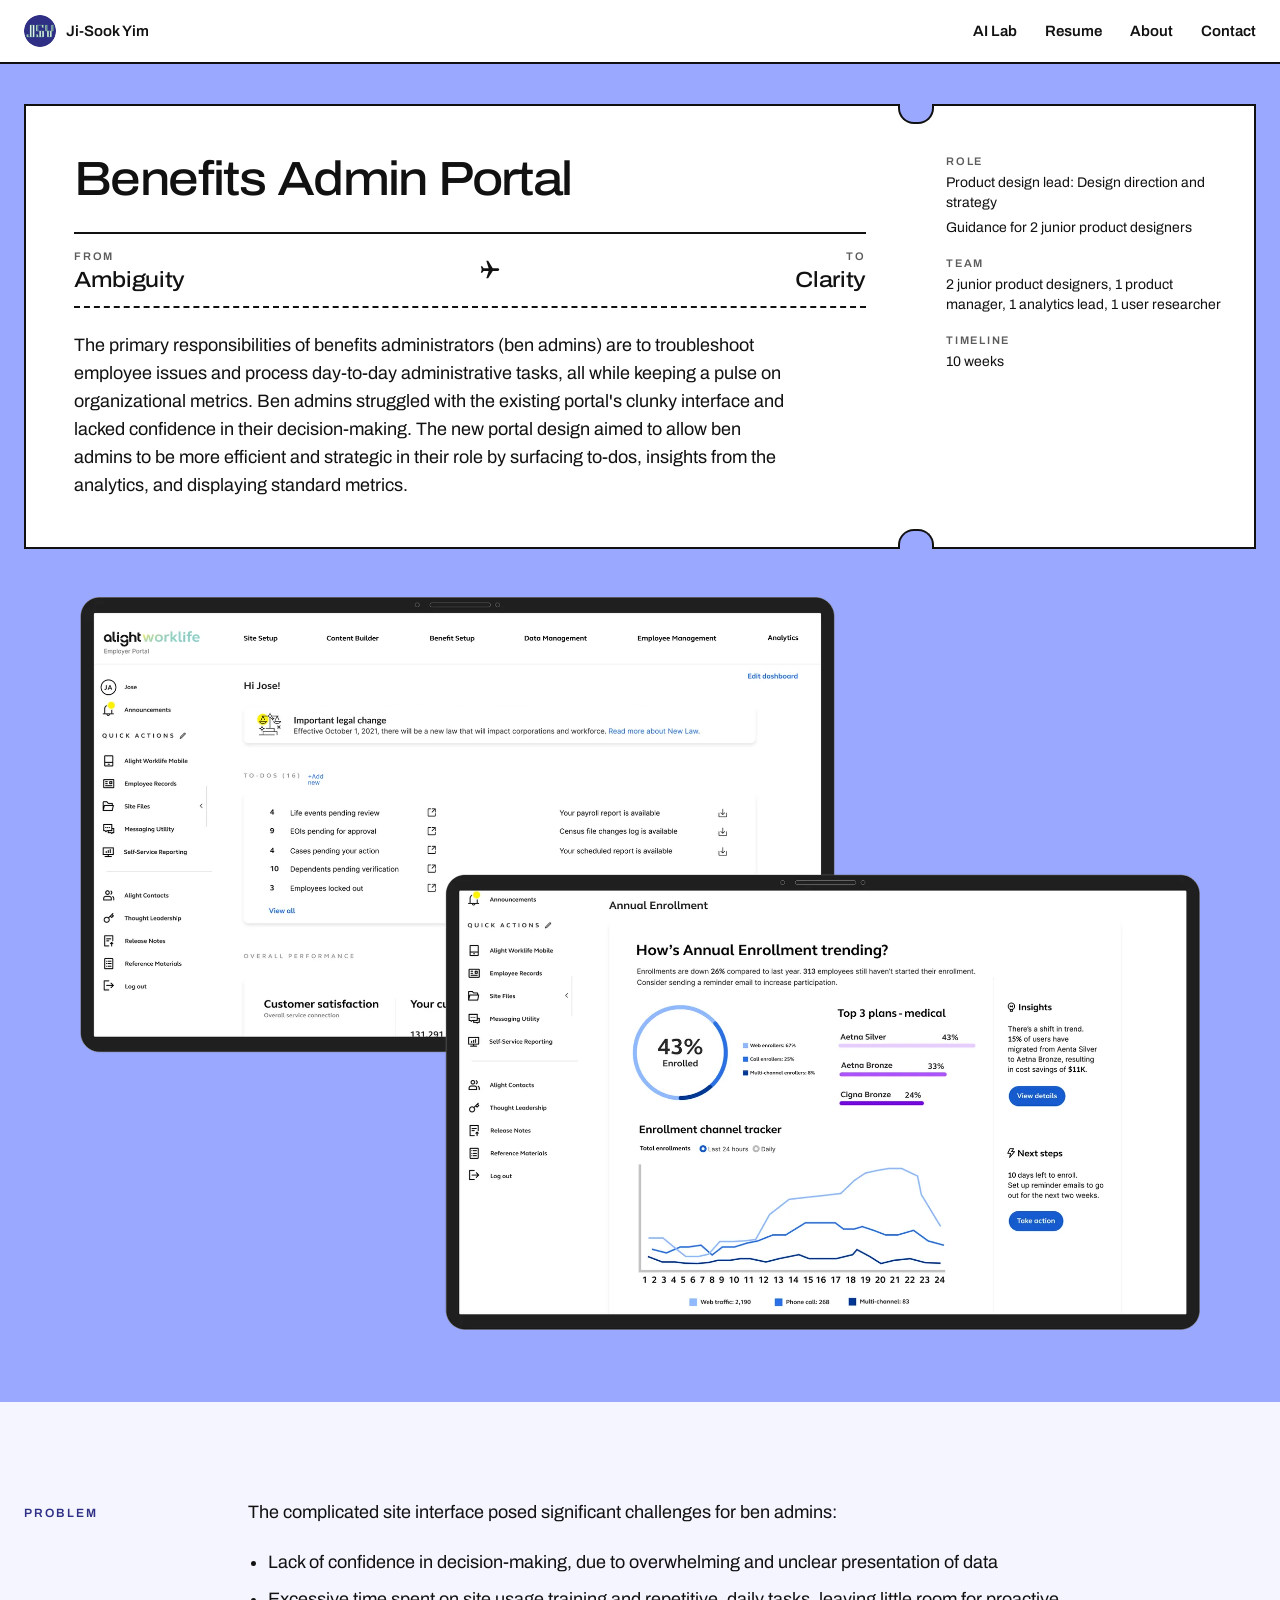
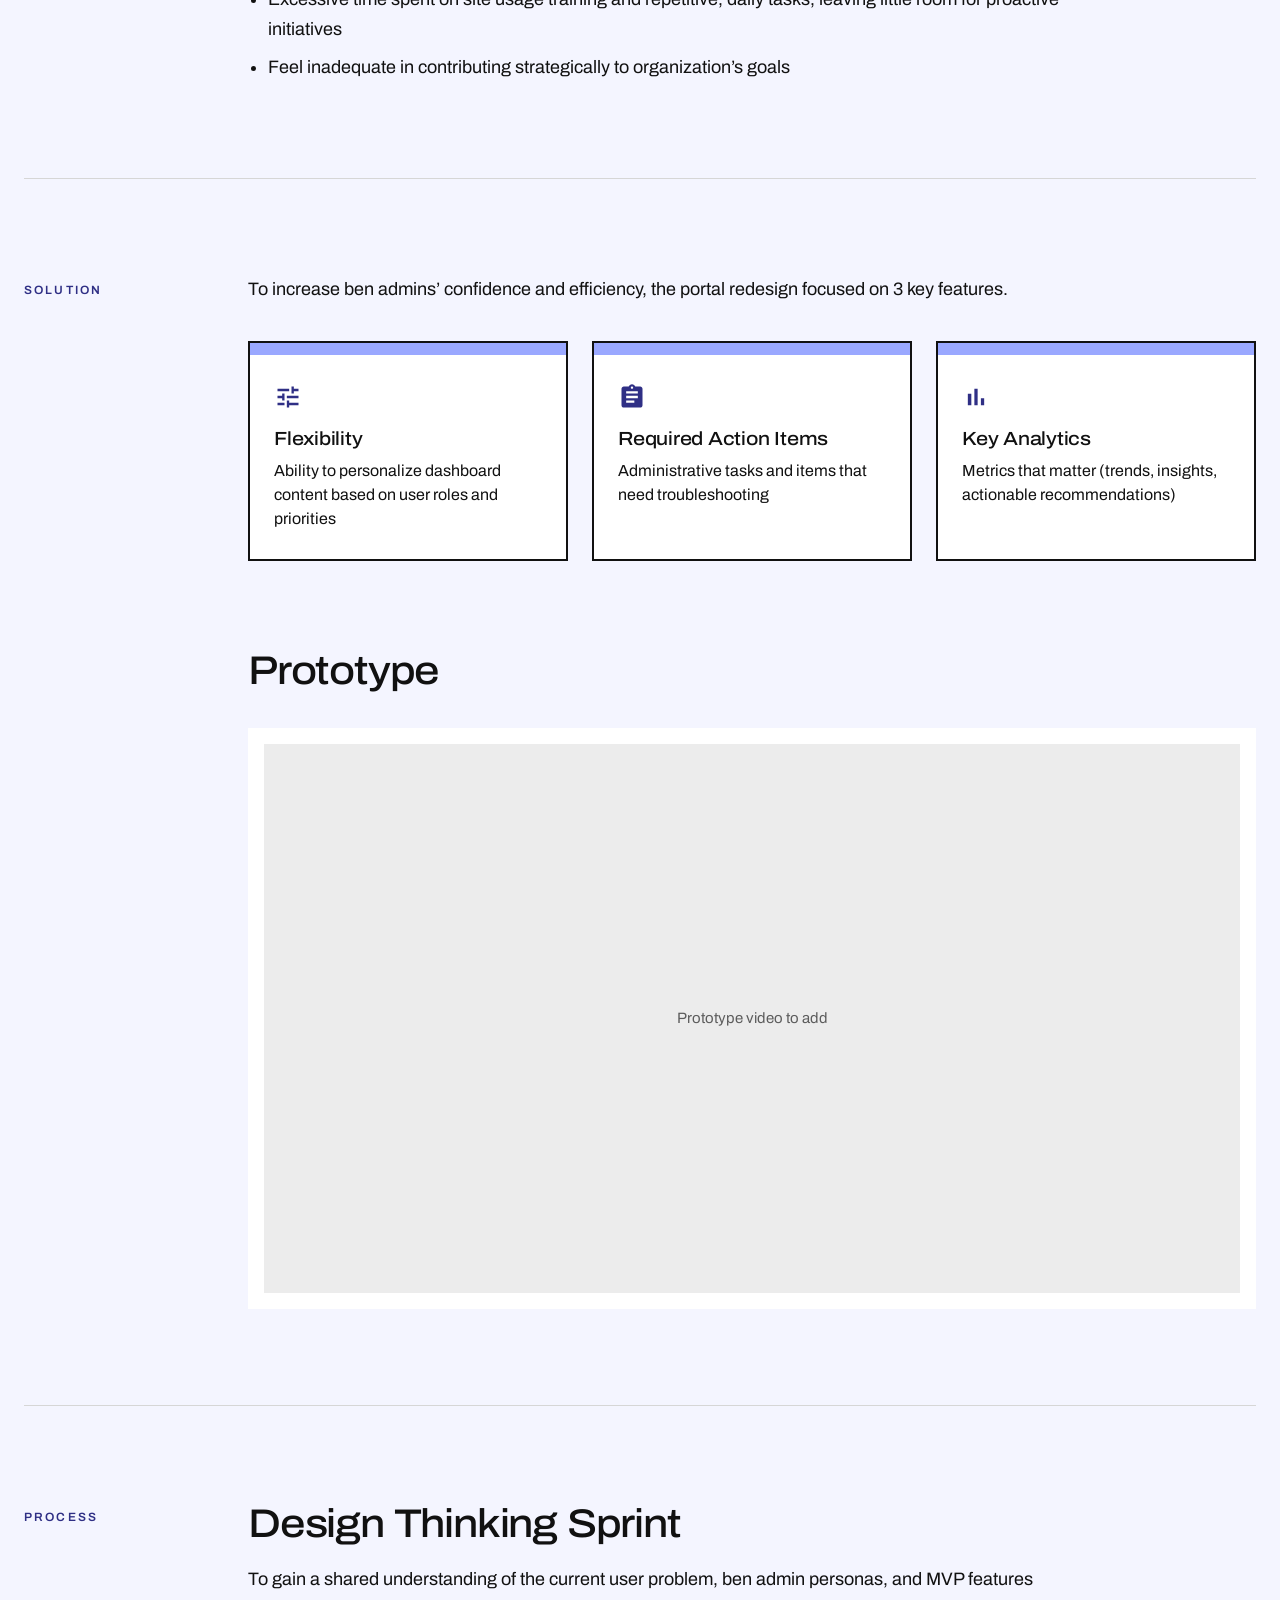
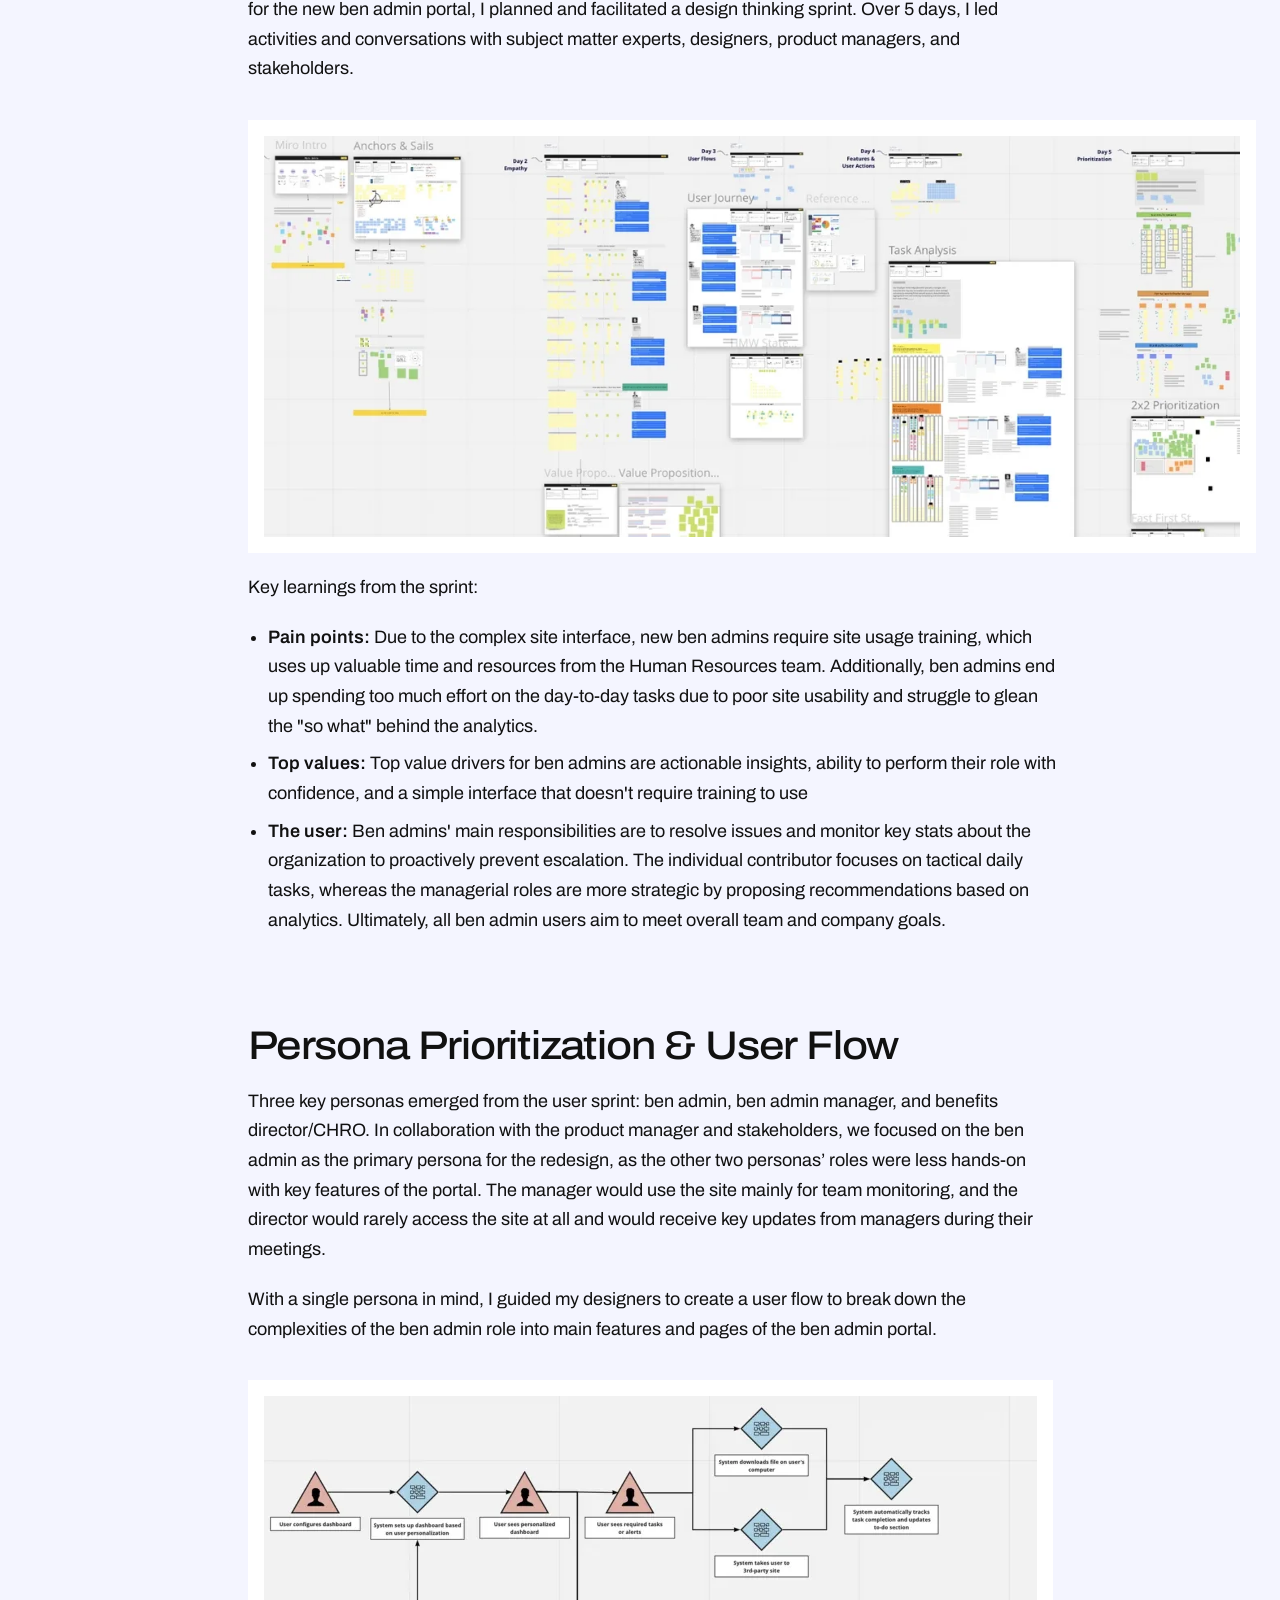
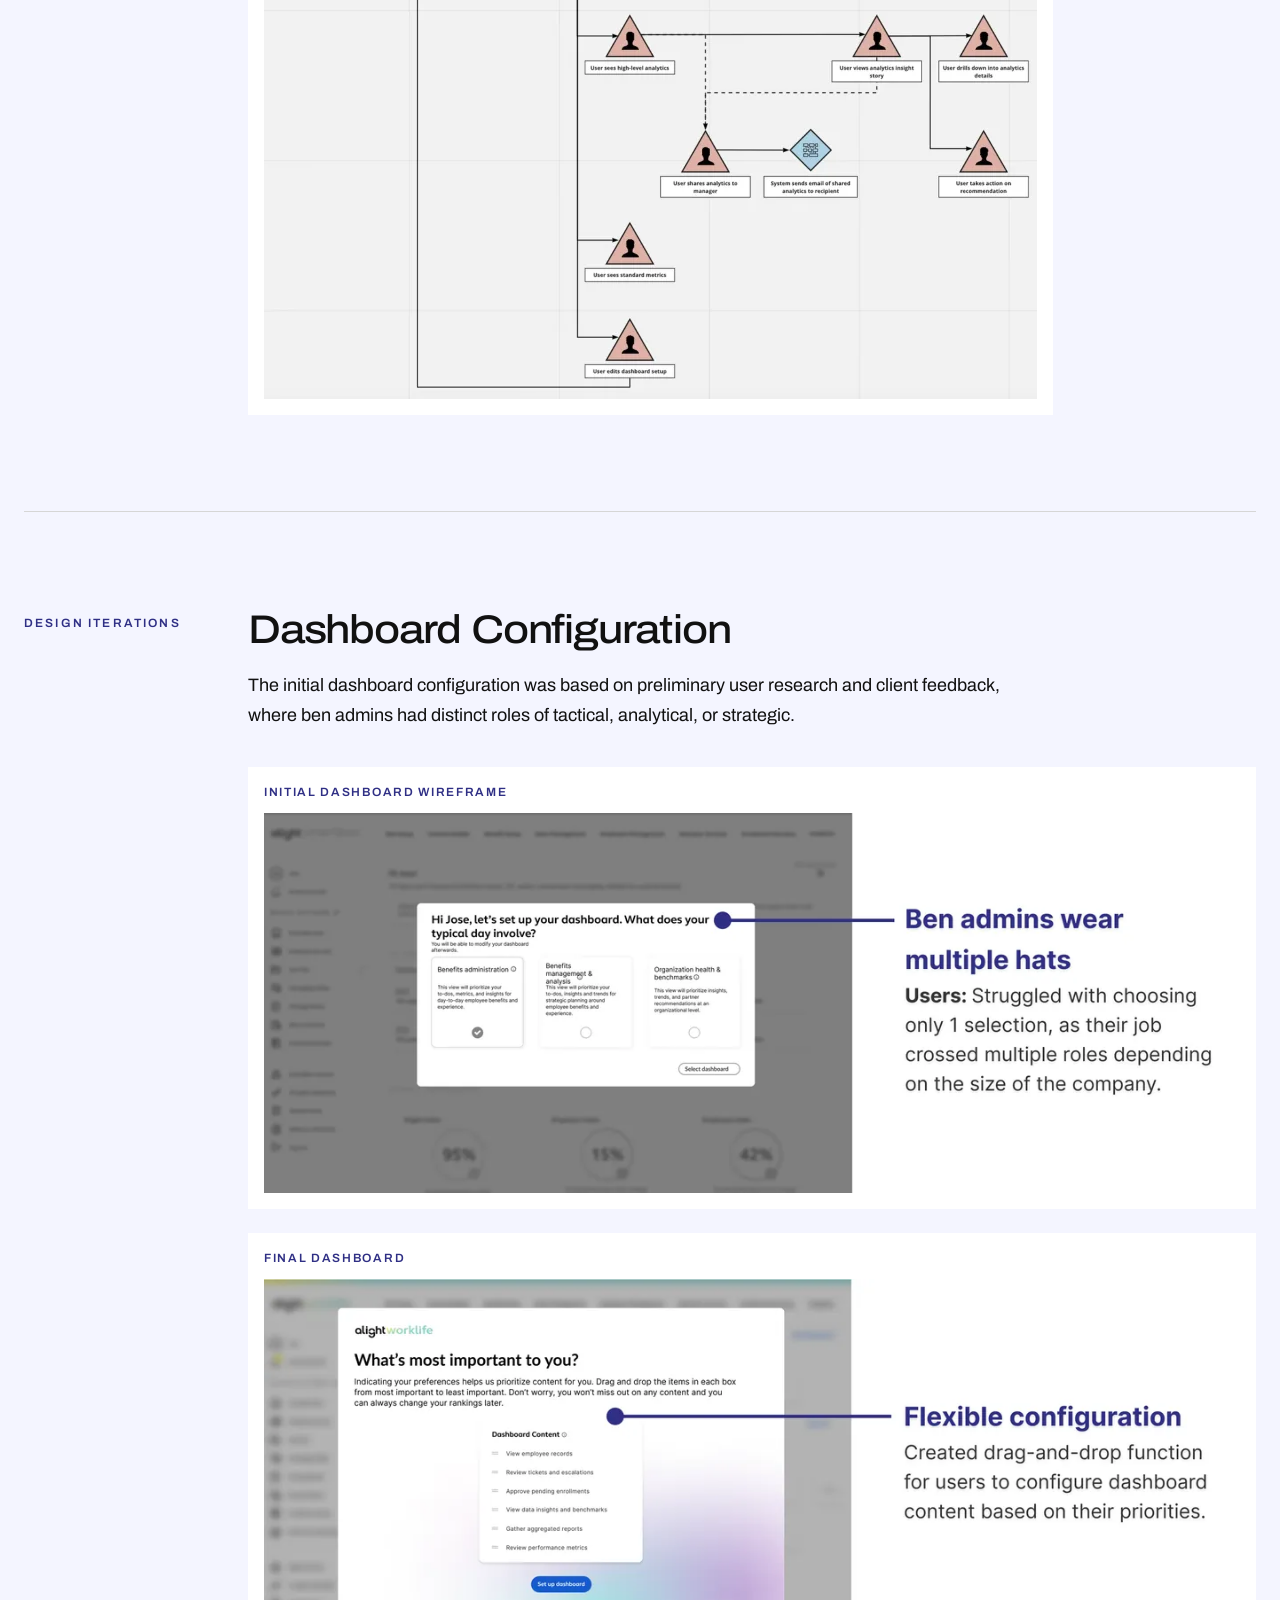
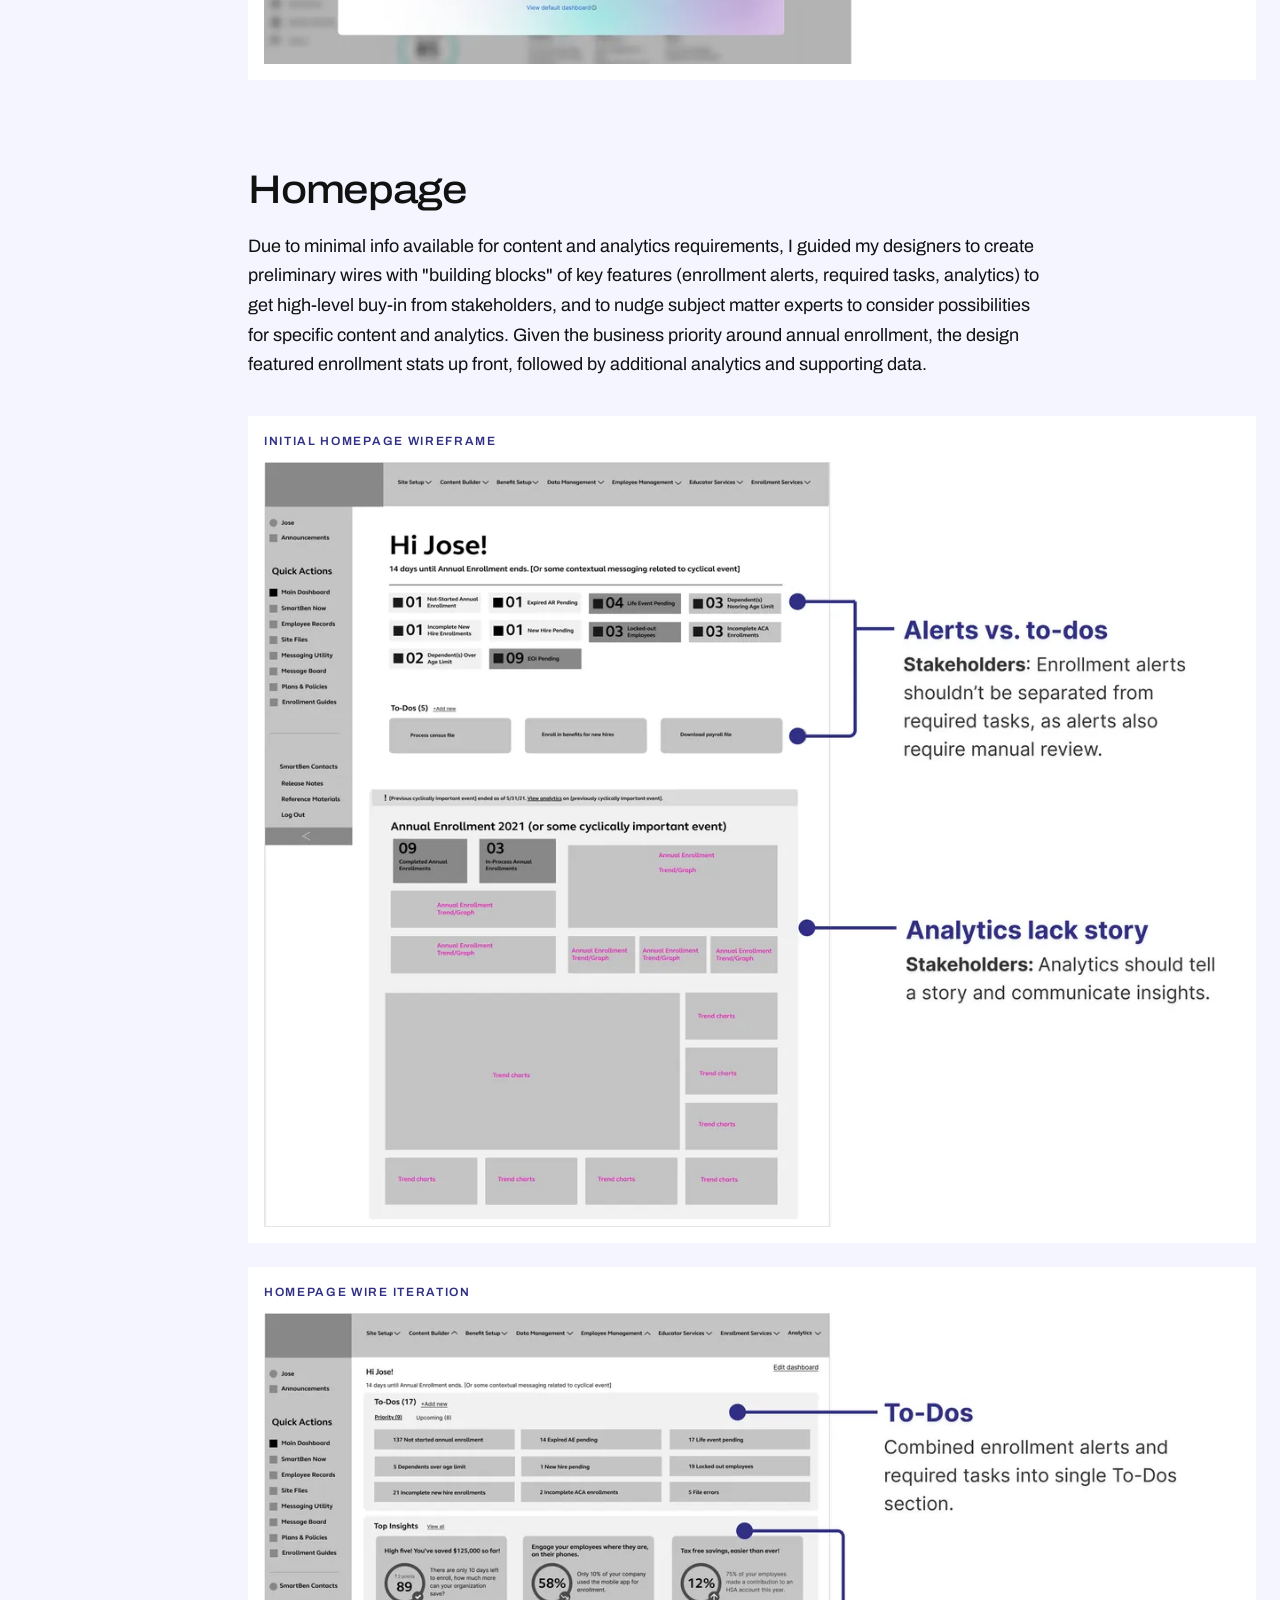
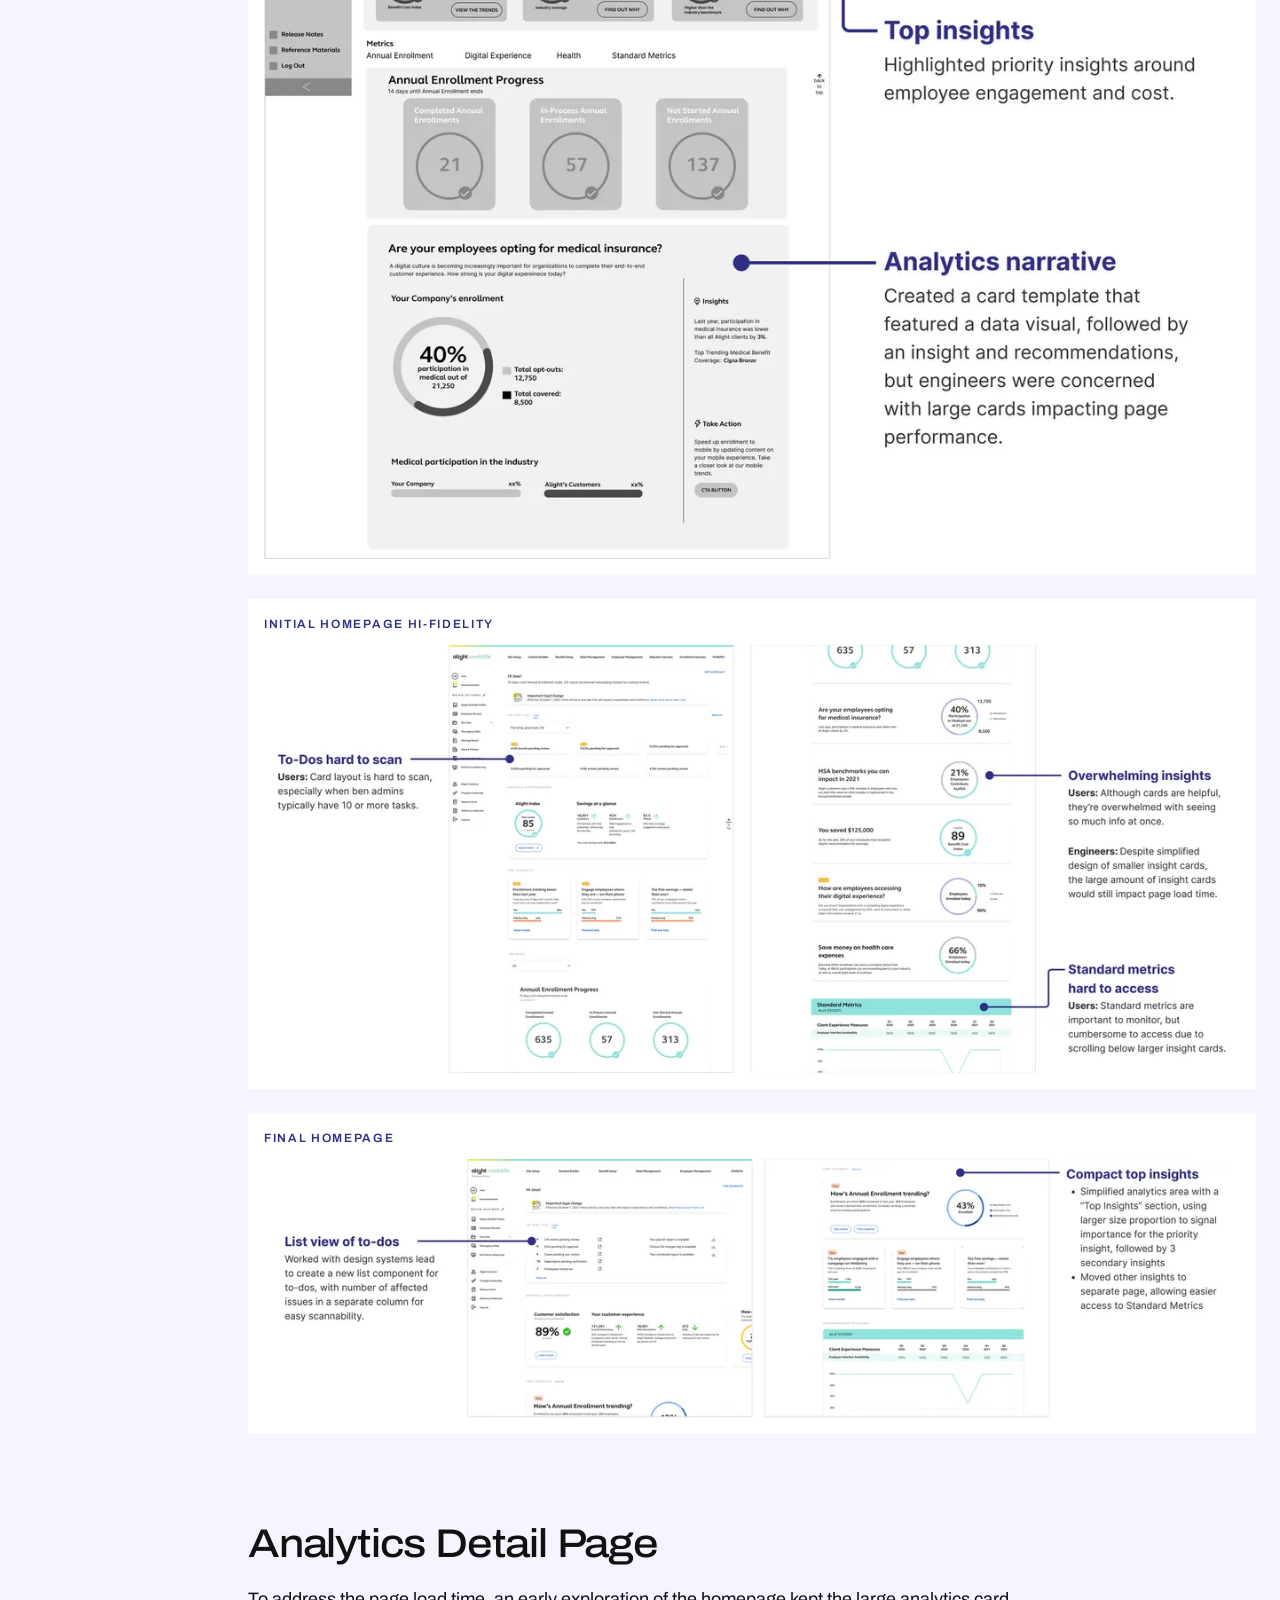
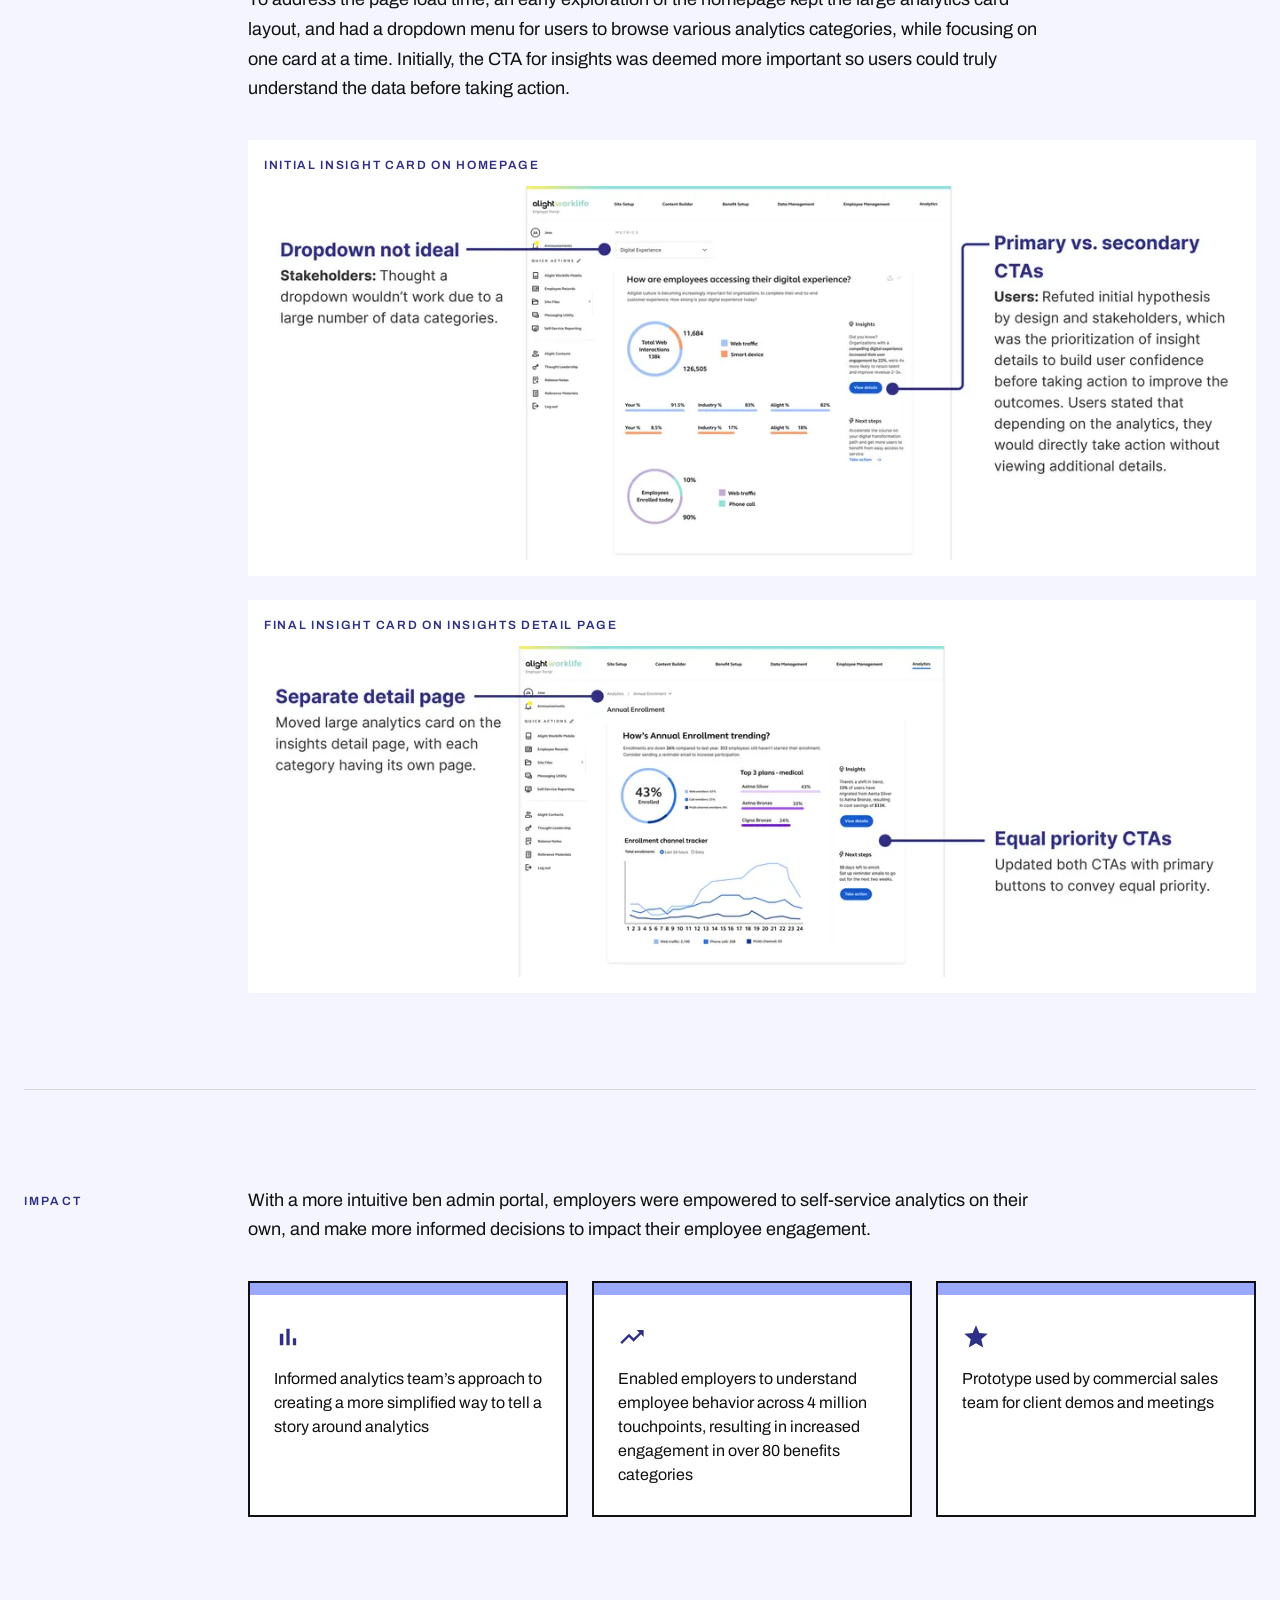
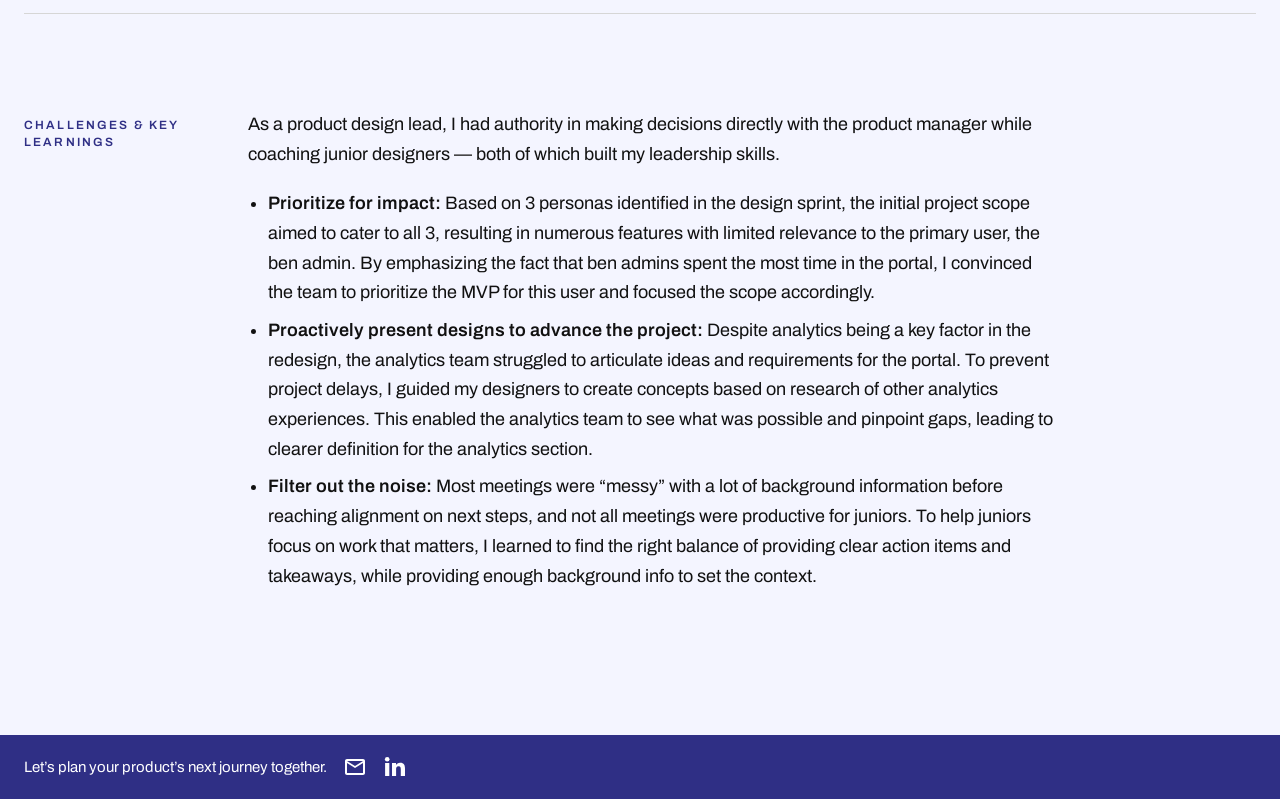
<file: benefits-administrator-portal/index.html>
<!DOCTYPE html>
<html lang="en">
<head>
<meta charset="utf-8">
<meta name="viewport" content="width=device-width, initial-scale=1">
<title>Benefits Admin Portal | Ji-Sook Yim</title>
<meta name="description" content="Explore how an analytics portal helps build efficiency for benefits administrators">
<link rel="icon" type="image/png" sizes="32x32" href="../assets/brand/favicon-32.png">
<link rel="icon" type="image/png" sizes="192x192" href="../assets/brand/favicon-192.png">
<link rel="apple-touch-icon" href="../assets/brand/apple-touch-icon.png">
<link rel="preconnect" href="https://fonts.gstatic.com" crossorigin>
<link href="https://fonts.googleapis.com/css2?family=Archivo:wdth,wght@62..125,400..800&display=swap" rel="stylesheet">
<link rel="stylesheet" href="../components/site.css?v=96ff0955">
<link rel="stylesheet" href="../components/theme-departure-board.css?v=722f740d">
<link rel="stylesheet" href="../components/case-study.css?v=2dcfb003">
</head>
<body class="cs-page" data-route="periwinkle" style="--route: var(--periwinkle)">

<div class="site-bar">
<header class="site-nav">
  <a class="site-name" href="../index.html"><img class="site-mark" src="../assets/brand/jsy-mark.webp" alt="" width="32" height="32"><span class="site-name-text">Ji-Sook Yim</span></a>
  <nav>
    <ul>
      <li><a href="#">AI Lab</a></li>
      <li><a href="#">Resume</a></li>
      <li><a href="#">About</a></li>
      <li><a href="#">Contact</a></li>
    </ul>
  </nav>
</header>
</div>

<main class="case-study">

  <div class="cs-hero-band">
  <div class="page-width cs-hero">
    <div class="cs-ticket">
      <div class="cs-ticket-main">
    <h1 class="cs-title">Benefits Admin Portal</h1>
    <div class="cs-route">
      <div><p class="cs-k">From</p><p class="cs-v">Ambiguity</p></div>
      <div class="cs-plane" aria-hidden="true"><svg class="plane" viewBox="0 0 24 24" width="1em" height="1em" fill="currentColor" focusable="false"><path transform="rotate(90 12 12)" d="M21 16v-2l-8-5V3.5c0-.83-.67-1.5-1.5-1.5S10 2.67 10 3.5V9l-8 5v2l8-2.5V19l-2 1.5V22l3.5-1 3.5 1v-1.5L13 19v-5.5l8 2.5z"/></svg></div>
      <div class="cs-to"><p class="cs-k">To</p><p class="cs-v">Clarity</p></div>
    </div>
    <p class="cs-summary">The primary responsibilities of benefits administrators (ben admins) are to troubleshoot employee issues and process day-to-day administrative tasks, all while keeping a pulse on organizational metrics. Ben admins struggled with the existing portal's clunky interface and lacked confidence in their decision-making. The new portal design aimed to allow ben admins to be more efficient and strategic in their role by surfacing to-dos, insights from the analytics, and displaying standard metrics.</p>
      </div>
      <span class="cs-notch" aria-hidden="true"></span>
      <dl class="cs-stub">
      <div><dt>Role</dt><dd><ul><li>Product design lead: Design direction and strategy</li><li>Guidance for 2 junior product designers</li></ul></dd></div>
      <div><dt>Team</dt><dd>2 junior product designers, 1 product manager, 1 analytics lead, 1 user researcher</dd></div>
      <div><dt>Timeline</dt><dd>10 weeks</dd></div>
      </dl>
    </div>
    <img class="cs-cover cs-cover--cutout" src="../assets/case-studies/benefits-admin-portal/cover.webp" srcset="../assets/case-studies/benefits-admin-portal/cover-1100.webp 1100w, ../assets/case-studies/benefits-admin-portal/cover.webp 2200w" sizes="min(calc(100vw - 48px), 1120px)" alt="Two overlapping screens from the benefits admin portal: the homepage with to-dos and the Annual Enrollment analytics detail page." width="2200" height="1439">
  </div>
  </div>

  <div class="cs-body">
    <section class="cs-section">
      <div class="page-width">
      <div class="cs-grid">
        <h2 class="cs-label">Problem</h2>
        <div class="cs-content">
      <p>The complicated site interface posed significant challenges for ben admins:</p>
      <ul class="cs-list"><li>Lack of confidence in decision-making, due to overwhelming and unclear presentation of data</li><li>Excessive time spent on site usage training and repetitive, daily tasks, leaving little room for proactive initiatives</li><li>Feel inadequate in contributing strategically to organization’s goals</li></ul>
        </div>
      </div>
      </div>
    </section>

    <section class="cs-section">
      <div class="page-width">
      <div class="cs-grid">
        <h2 class="cs-label">Solution</h2>
        <div class="cs-content">
      <p>To increase ben admins’ confidence and efficiency, the portal redesign focused on 3 key features.</p>
      <div class="cs-cards cs-wide"><div class="cs-card"><svg class="cs-icon" viewBox="0 0 24 24" fill="currentColor" aria-hidden="true" focusable="false"><path d="M3 17v2h6v-2H3zM3 5v2h10V5H3zm10 16v-2h8v-2h-8v-2h-2v6h2zM7 9v2H3v2h4v2h2V9H7zm14 4v-2H11v2h10zm-6-4h2V7h4V5h-4V3h-2v6z"/></svg><h3>Flexibility</h3><p>Ability to personalize dashboard content based on user roles and priorities</p></div><div class="cs-card"><svg class="cs-icon" viewBox="0 0 24 24" fill="currentColor" aria-hidden="true" focusable="false"><path d="M19 3h-4.18C14.4 1.84 13.3 1 12 1c-1.3 0-2.4.84-2.82 2H5c-1.1 0-2 .9-2 2v14c0 1.1.9 2 2 2h14c1.1 0 2-.9 2-2V5c0-1.1-.9-2-2-2zm-7 0c.55 0 1 .45 1 1s-.45 1-1 1-1-.45-1-1 .45-1 1-1zm2 14H7v-2h7v2zm3-4H7v-2h10v2zm0-4H7V7h10v2z"/></svg><h3>Required Action Items</h3><p>Administrative tasks and items that need troubleshooting</p></div><div class="cs-card"><svg class="cs-icon" viewBox="0 0 24 24" fill="currentColor" aria-hidden="true" focusable="false"><path d="M5 9.2h3V19H5zM10.6 5h2.8v14h-2.8zm5.6 8H19v6h-2.8z"/></svg><h3>Key Analytics</h3><p>Metrics that matter (trends, insights, actionable recommendations)</p></div></div>
      <h3>Prototype</h3>
      <figure class="cs-media cs-wide"><div class="cs-video-empty" role="img" aria-label="Placeholder for the benefits admin portal prototype video.">Prototype video to add</div></figure>
        </div>
      </div>
      </div>
    </section>

    <section class="cs-section">
      <div class="page-width">
      <div class="cs-grid">
        <h2 class="cs-label">Process</h2>
        <div class="cs-content">
      <h3>Design Thinking Sprint</h3>
      <p>To gain a shared understanding of the current user problem, ben admin personas, and MVP features for the new ben admin portal, I planned and facilitated a design thinking sprint. Over 5 days, I led activities and conversations with subject matter experts, designers, product managers, and stakeholders.</p>
      <figure class="cs-media cs-wide"><img src="../assets/case-studies/benefits-admin-portal/sprint.webp" alt="Miro board from the five-day design thinking sprint, including user journeys, task analysis, and prioritization." width="1200" height="493" loading="lazy"></figure>
      <p>Key learnings from the sprint:</p>
      <ul class="cs-list"><li><strong>Pain points:</strong> Due to the complex site interface, new ben admins require site usage training, which uses up valuable time and resources from the Human Resources team. Additionally, ben admins end up spending too much effort on the day-to-day tasks due to poor site usability and struggle to glean the &quot;so what&quot; behind the analytics.</li><li><strong>Top values:</strong> Top value drivers for ben admins are actionable insights, ability to perform their role with confidence, and a simple interface that doesn't require training to use</li><li><strong>The user:</strong> Ben admins' main responsibilities are to resolve issues and monitor key stats about the organization to proactively prevent escalation. The individual contributor focuses on tactical daily tasks, whereas the managerial roles are more strategic by proposing recommendations based on analytics. Ultimately, all ben admin users aim to meet overall team and company goals.</li></ul>
      <h3>Persona Prioritization &amp; User Flow</h3>
      <p>Three key personas emerged from the user sprint: ben admin, ben admin manager, and benefits director/CHRO. In collaboration with the product manager and stakeholders, we focused on the ben admin as the primary persona for the redesign, as the other two personas’ roles were less hands-on with key features of the portal. The manager would use the site mainly for team monitoring, and the director would rarely access the site at all and would receive key updates from managers during their meetings.</p>
      <p>With a single persona in mind, I guided my designers to create a user flow to break down the complexities of the ben admin role into main features and pages of the ben admin portal.</p>
      <figure class="cs-media cs-wide cs-media--portrait"><img src="../assets/case-studies/benefits-admin-portal/user-flow.webp" alt="User flow for the ben admin, from configuring the dashboard through tasks, analytics, and recommendations." width="773" height="603" style="max-width: min(100%, 773px)" loading="lazy"></figure>
        </div>
      </div>
      </div>
    </section>

    <section class="cs-section">
      <div class="page-width">
      <div class="cs-grid">
        <h2 class="cs-label">Design Iterations</h2>
        <div class="cs-content">
      <h3>Dashboard Configuration</h3>
      <p>The initial dashboard configuration was based on preliminary user research and client feedback, where ben admins had distinct roles of tactical, analytical, or strategic.</p>
      <figure class="cs-media cs-wide"><figcaption class="cs-media-label">Initial Dashboard Wireframe</figcaption><img src="../assets/case-studies/benefits-admin-portal/dashboard-before.webp" srcset="../assets/case-studies/benefits-admin-portal/dashboard-before-1100.webp 1100w, ../assets/case-studies/benefits-admin-portal/dashboard-before.webp 2200w" sizes="(max-width: 800px) calc(100vw - 72px), min(calc(100vw - 272px), 1056px)" alt="Initial setup modal asking ben admins to choose one role. Annotation: ben admins wear multiple hats, and users struggled to choose only one because their job crossed multiple roles." width="2200" height="858" loading="lazy"></figure>
      <figure class="cs-media cs-wide"><figcaption class="cs-media-label">Final Dashboard</figcaption><img src="../assets/case-studies/benefits-admin-portal/dashboard-after.webp" srcset="../assets/case-studies/benefits-admin-portal/dashboard-after-1100.webp 1100w, ../assets/case-studies/benefits-admin-portal/dashboard-after.webp 2200w" sizes="(max-width: 800px) calc(100vw - 72px), min(calc(100vw - 272px), 1056px)" alt="Final setup modal with a drag-and-drop list. Annotation: flexible configuration lets users set dashboard content based on their priorities." width="2200" height="867" loading="lazy"></figure>
      <h3>Homepage</h3>
      <p>Due to minimal info available for content and analytics requirements, I guided my designers to create preliminary wires with &quot;building blocks&quot; of key features (enrollment alerts, required tasks, analytics) to get high-level buy-in from stakeholders, and to nudge subject matter experts to consider possibilities for specific content and analytics. Given the business priority around annual enrollment, the design featured enrollment stats up front, followed by additional analytics and supporting data.</p>
      <figure class="cs-media cs-wide"><figcaption class="cs-media-label">Initial Homepage Wireframe</figcaption><img src="../assets/case-studies/benefits-admin-portal/home-wire-before.webp" srcset="../assets/case-studies/benefits-admin-portal/home-wire-before-1100.webp 1100w, ../assets/case-studies/benefits-admin-portal/home-wire-before.webp 2200w" sizes="(max-width: 800px) calc(100vw - 72px), min(calc(100vw - 272px), 1056px)" alt="Initial homepage wireframe. Annotations: stakeholders said alerts shouldn’t be separated from required tasks, and analytics should tell a story." width="2200" height="1725" loading="lazy"></figure>
      <figure class="cs-media cs-wide"><figcaption class="cs-media-label">Homepage Wire Iteration</figcaption><img src="../assets/case-studies/benefits-admin-portal/home-wire-after.webp" srcset="../assets/case-studies/benefits-admin-portal/home-wire-after-1100.webp 1100w, ../assets/case-studies/benefits-admin-portal/home-wire-after.webp 2200w" sizes="(max-width: 800px) calc(100vw - 72px), min(calc(100vw - 272px), 1056px)" alt="Homepage wire iteration combining alerts and tasks into To-Dos, with top insights and an analytics narrative card template." width="2200" height="1909" loading="lazy"></figure>
      <figure class="cs-media cs-wide"><figcaption class="cs-media-label">Initial Homepage Hi-Fidelity</figcaption><img src="../assets/case-studies/benefits-admin-portal/home-hifi-before.webp" srcset="../assets/case-studies/benefits-admin-portal/home-hifi-before-1100.webp 1100w, ../assets/case-studies/benefits-admin-portal/home-hifi-before.webp 2200w" sizes="(max-width: 800px) calc(100vw - 72px), min(calc(100vw - 272px), 1056px)" alt="Initial high-fidelity homepage. Annotations: to-dos are hard to scan, insights are overwhelming, and standard metrics are hard to access." width="2200" height="965" loading="lazy"></figure>
      <figure class="cs-media cs-wide"><figcaption class="cs-media-label">Final Homepage</figcaption><img src="../assets/case-studies/benefits-admin-portal/home-hifi-after.webp" srcset="../assets/case-studies/benefits-admin-portal/home-hifi-after-1100.webp 1100w, ../assets/case-studies/benefits-admin-portal/home-hifi-after.webp 2200w" sizes="(max-width: 800px) calc(100vw - 72px), min(calc(100vw - 272px), 1056px)" alt="Final homepage with a list view of to-dos and compact top insights." width="2200" height="583" loading="lazy"></figure>
      <h3>Analytics Detail Page</h3>
      <p>To address the page load time, an early exploration of the homepage kept the large analytics card layout, and had a dropdown menu for users to browse various analytics categories, while focusing on one card at a time. Initially, the CTA for insights was deemed more important so users could truly understand the data before taking action.</p>
      <figure class="cs-media cs-wide"><figcaption class="cs-media-label">Initial Insight Card on Homepage</figcaption><img src="../assets/case-studies/benefits-admin-portal/insights-before.webp" srcset="../assets/case-studies/benefits-admin-portal/insights-before-1100.webp 1100w, ../assets/case-studies/benefits-admin-portal/insights-before.webp 2200w" sizes="(max-width: 800px) calc(100vw - 72px), min(calc(100vw - 272px), 1056px)" alt="Initial insight card with a category dropdown. Annotations: the dropdown wouldn’t scale, and research refuted the primary versus secondary call-to-action hypothesis." width="2200" height="845" loading="lazy"></figure>
      <figure class="cs-media cs-wide"><figcaption class="cs-media-label">Final Insight Card on Insights Detail Page</figcaption><img src="../assets/case-studies/benefits-admin-portal/insights-after.webp" srcset="../assets/case-studies/benefits-admin-portal/insights-after-1100.webp 1100w, ../assets/case-studies/benefits-admin-portal/insights-after.webp 2200w" sizes="(max-width: 800px) calc(100vw - 72px), min(calc(100vw - 272px), 1056px)" alt="Final insight card on its own detail page, with two equal-priority calls to action." width="2200" height="743" loading="lazy"></figure>
        </div>
      </div>
      </div>
    </section>

    <section class="cs-section">
      <div class="page-width">
      <div class="cs-grid">
        <h2 class="cs-label">Impact</h2>
        <div class="cs-content">
      <p>With a more intuitive ben admin portal, employers were empowered to self-service analytics on their own, and make more informed decisions to impact their employee engagement.</p>
      <div class="cs-cards cs-wide"><div class="cs-card"><svg class="cs-icon" viewBox="0 0 24 24" fill="currentColor" aria-hidden="true" focusable="false"><path d="M5 9.2h3V19H5zM10.6 5h2.8v14h-2.8zm5.6 8H19v6h-2.8z"/></svg><p>Informed analytics team’s approach to creating a more simplified way to tell a story around analytics</p></div><div class="cs-card"><svg class="cs-icon" viewBox="0 0 24 24" fill="currentColor" aria-hidden="true" focusable="false"><path d="M16 6l2.29 2.29-4.88 4.88-4-4L2 16.59 3.41 18l6-6 4 4 6.3-6.29L22 12V6z"/></svg><p>Enabled employers to understand employee behavior across 4 million touchpoints, resulting in increased engagement in over 80 benefits categories</p></div><div class="cs-card"><svg class="cs-icon" viewBox="0 0 24 24" fill="currentColor" aria-hidden="true" focusable="false"><path d="M12 17.27L18.18 21l-1.64-7.03L22 9.24l-7.19-.61L12 2 9.19 8.63 2 9.24l5.46 4.73L5.82 21z"/></svg><p>Prototype used by commercial sales team for client demos and meetings</p></div></div>
        </div>
      </div>
      </div>
    </section>

    <section class="cs-section">
      <div class="page-width">
      <div class="cs-grid">
        <h2 class="cs-label">Challenges &amp; Key Learnings</h2>
        <div class="cs-content">
      <p>As a product design lead, I had authority in making decisions directly with the product manager while coaching junior designers — both of which built my leadership skills.</p>
      <ul class="cs-list"><li><strong>Prioritize for impact:</strong> Based on 3 personas identified in the design sprint, the initial project scope aimed to cater to all 3, resulting in numerous features with limited relevance to the primary user, the ben admin. By emphasizing the fact that ben admins spent the most time in the portal, I convinced the team to prioritize the MVP for this user and focused the scope accordingly.</li><li><strong>Proactively present designs to advance the project:</strong> Despite analytics being a key factor in the redesign, the analytics team struggled to articulate ideas and requirements for the portal. To prevent project delays, I guided my designers to create concepts based on research of other analytics experiences. This enabled the analytics team to see what was possible and pinpoint gaps, leading to clearer definition for the analytics section.</li><li><strong>Filter out the noise:</strong> Most meetings were “messy” with a lot of background information before reaching alignment on next steps, and not all meetings were productive for juniors. To help juniors focus on work that matters, I learned to find the right balance of providing clear action items and takeaways, while providing enough background info to set the context.</li></ul>
        </div>
      </div>
      </div>
    </section>
  </div>

</main>

<footer class="site-footer">
  <div class="footer-inner">
    <p class="footer-line">Let’s plan your product’s next journey together.</p>
    <ul class="footer-links">
      <li><a href="mailto:yim.jisook@gmail.com" aria-label="Email Ji-Sook"><svg viewBox="0 0 24 24" width="1em" height="1em" fill="currentColor" aria-hidden="true" focusable="false"><path d="M20 4H4c-1.1 0-2 .9-2 2v12c0 1.1.9 2 2 2h16c1.1 0 2-.9 2-2V6c0-1.1-.9-2-2-2zm0 14H4V8l8 5 8-5v10zm-8-7L4 6h16l-8 5z"/></svg></a></li>
      <li><a href="https://www.linkedin.com/in/jisookyim/" target="_blank" rel="noopener" aria-label="Ji-Sook on LinkedIn (opens in a new tab)"><svg viewBox="0 0 24 24" width="1em" height="1em" fill="currentColor" aria-hidden="true" focusable="false"><circle cx="4.2" cy="4.2" r="2.3"/><rect x="2.1" y="8" width="4.2" height="13"/><path d="M9 8h4v1.9c.6-1.1 2-2.2 4.1-2.2 4 0 4.9 2.6 4.9 6V21h-4.2v-6.4c0-1.6-.1-3.4-2.2-3.4-2.2 0-2.5 1.6-2.5 3.3V21H9z"/></svg></a></li>
    </ul>
  </div>
</footer>

</body>
</html>
</file>
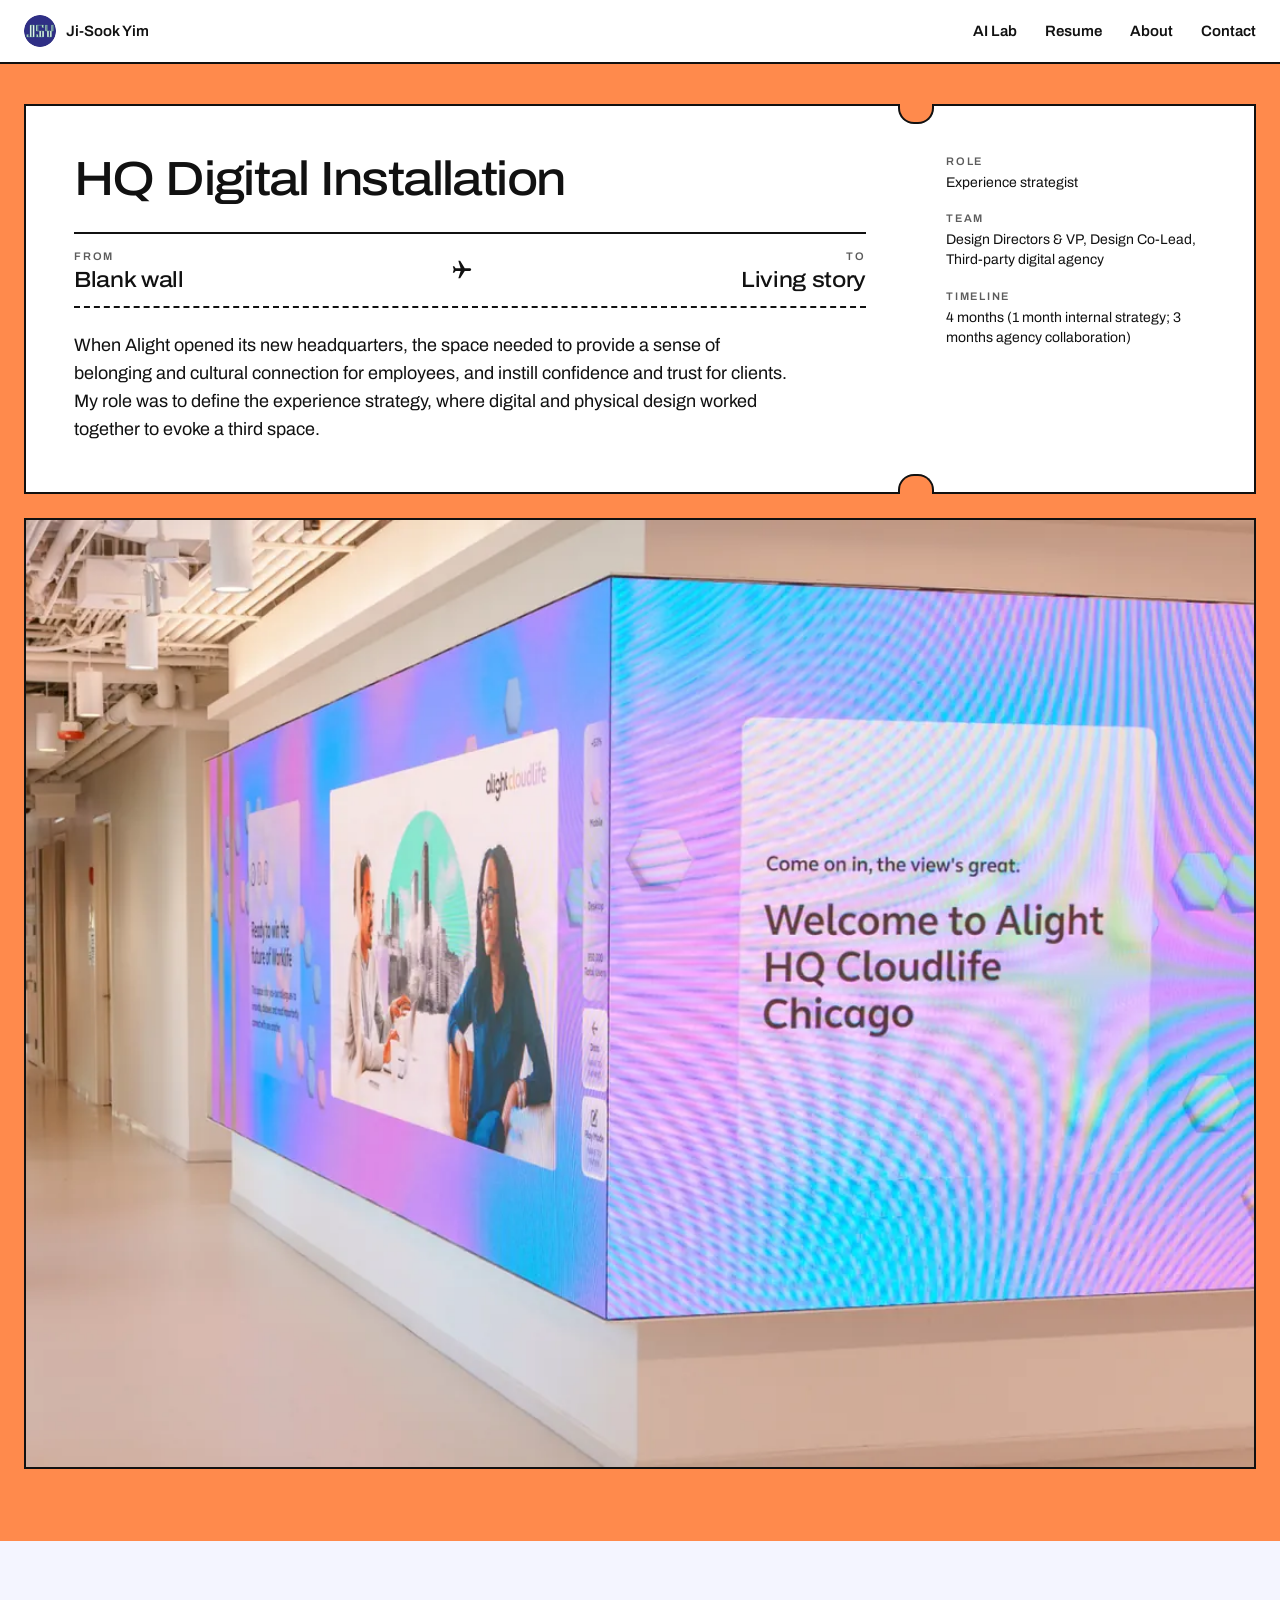
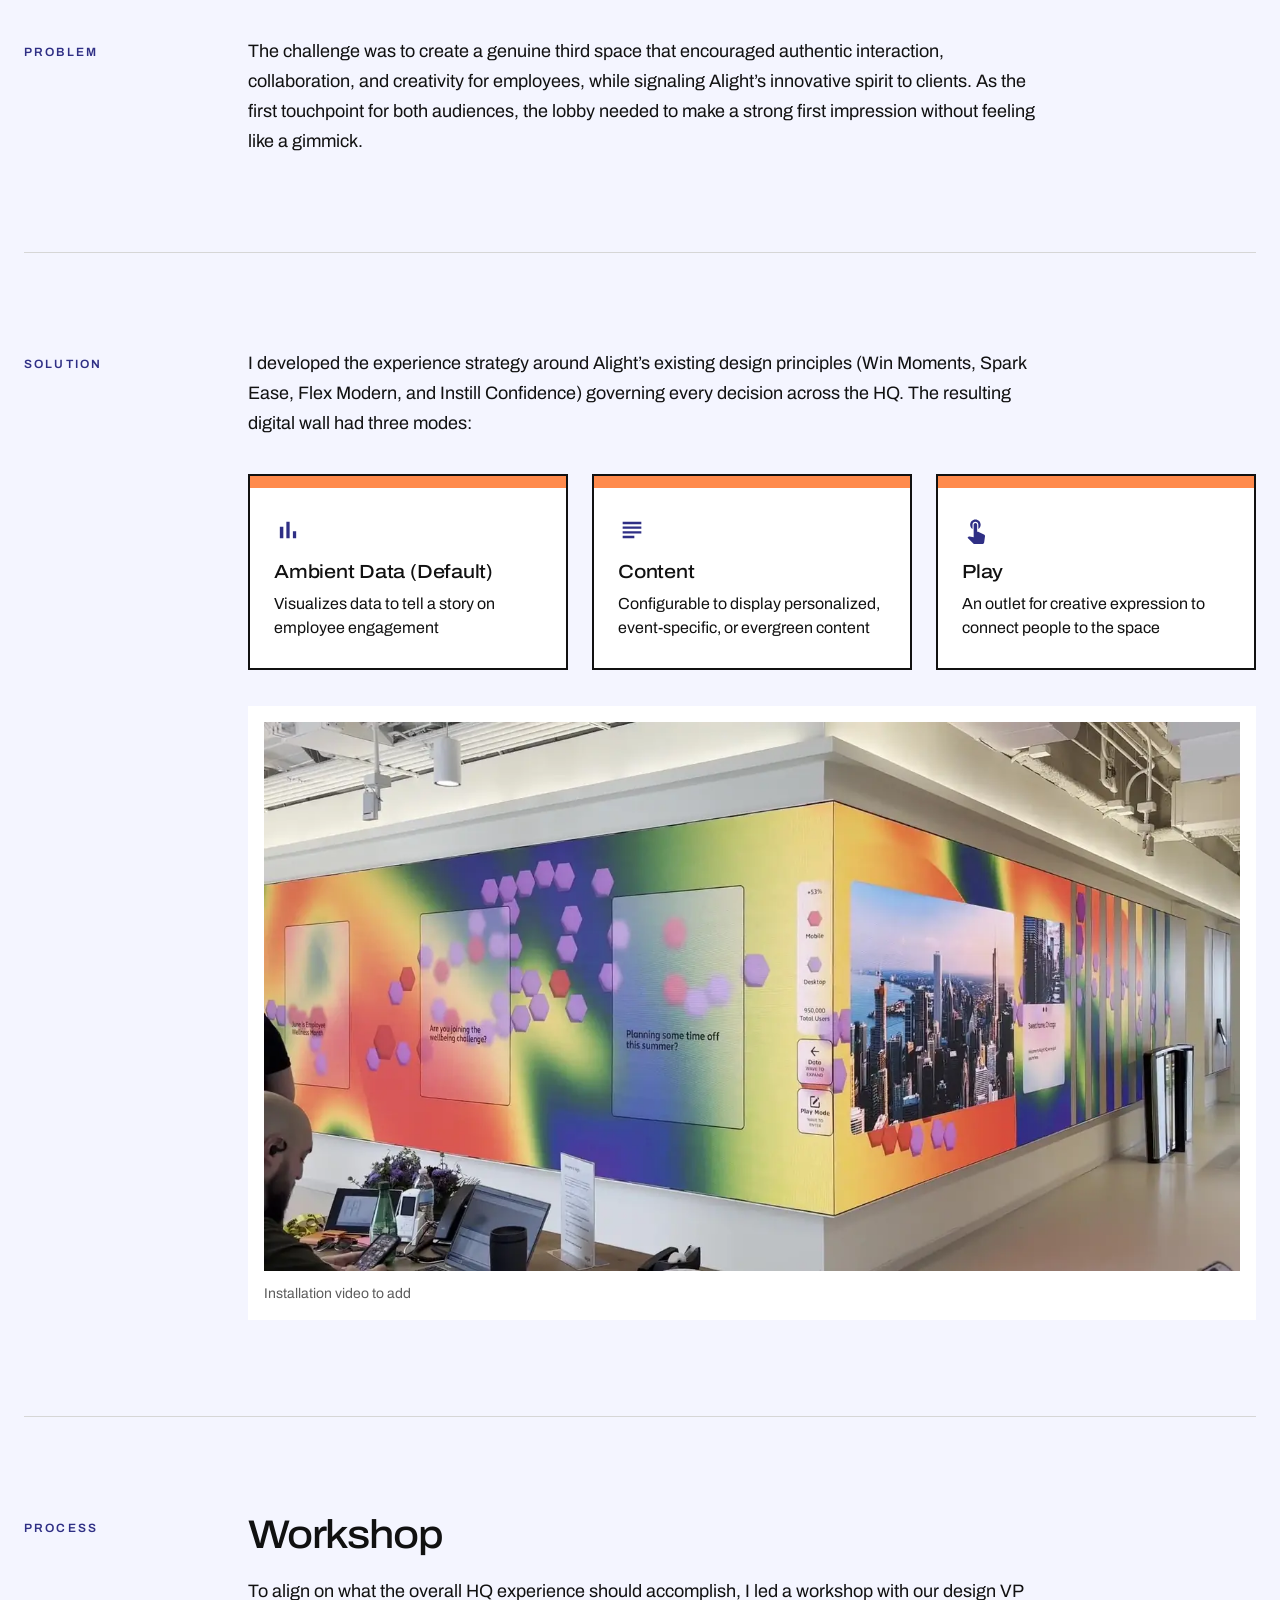
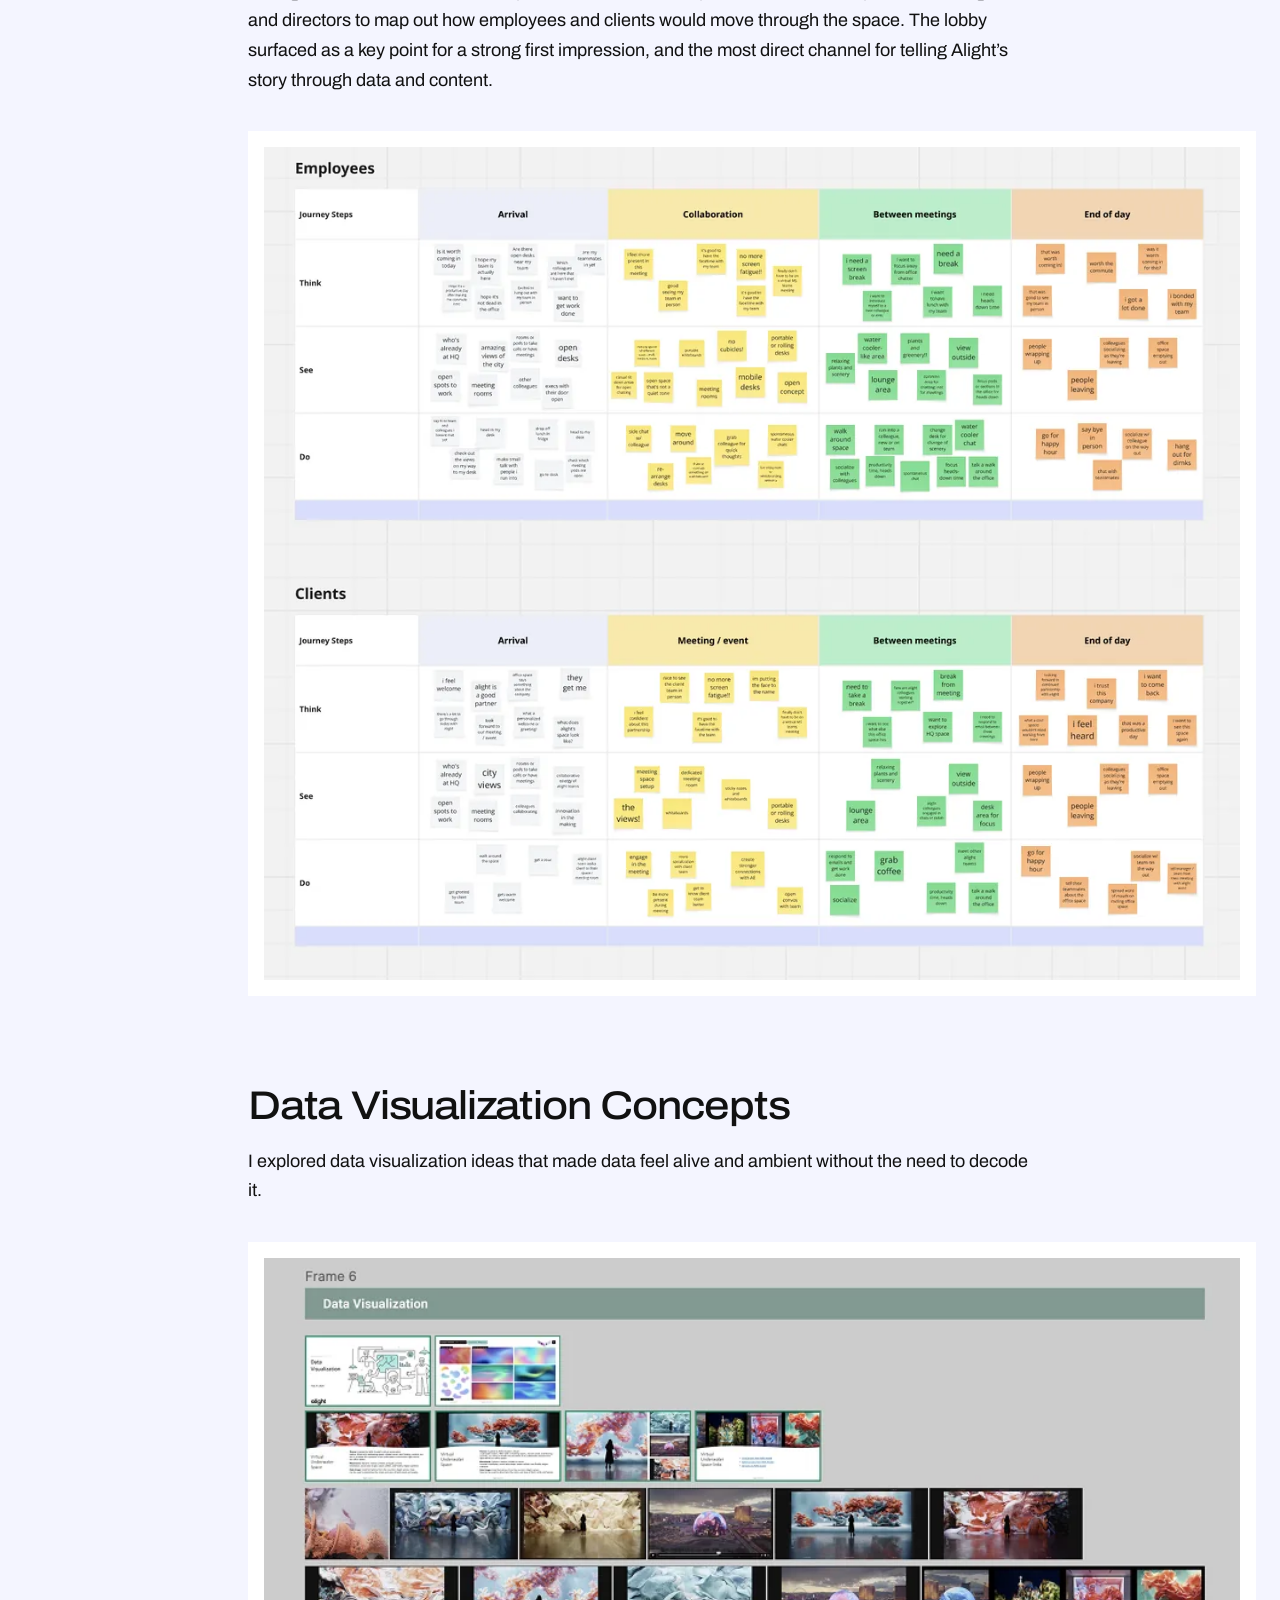
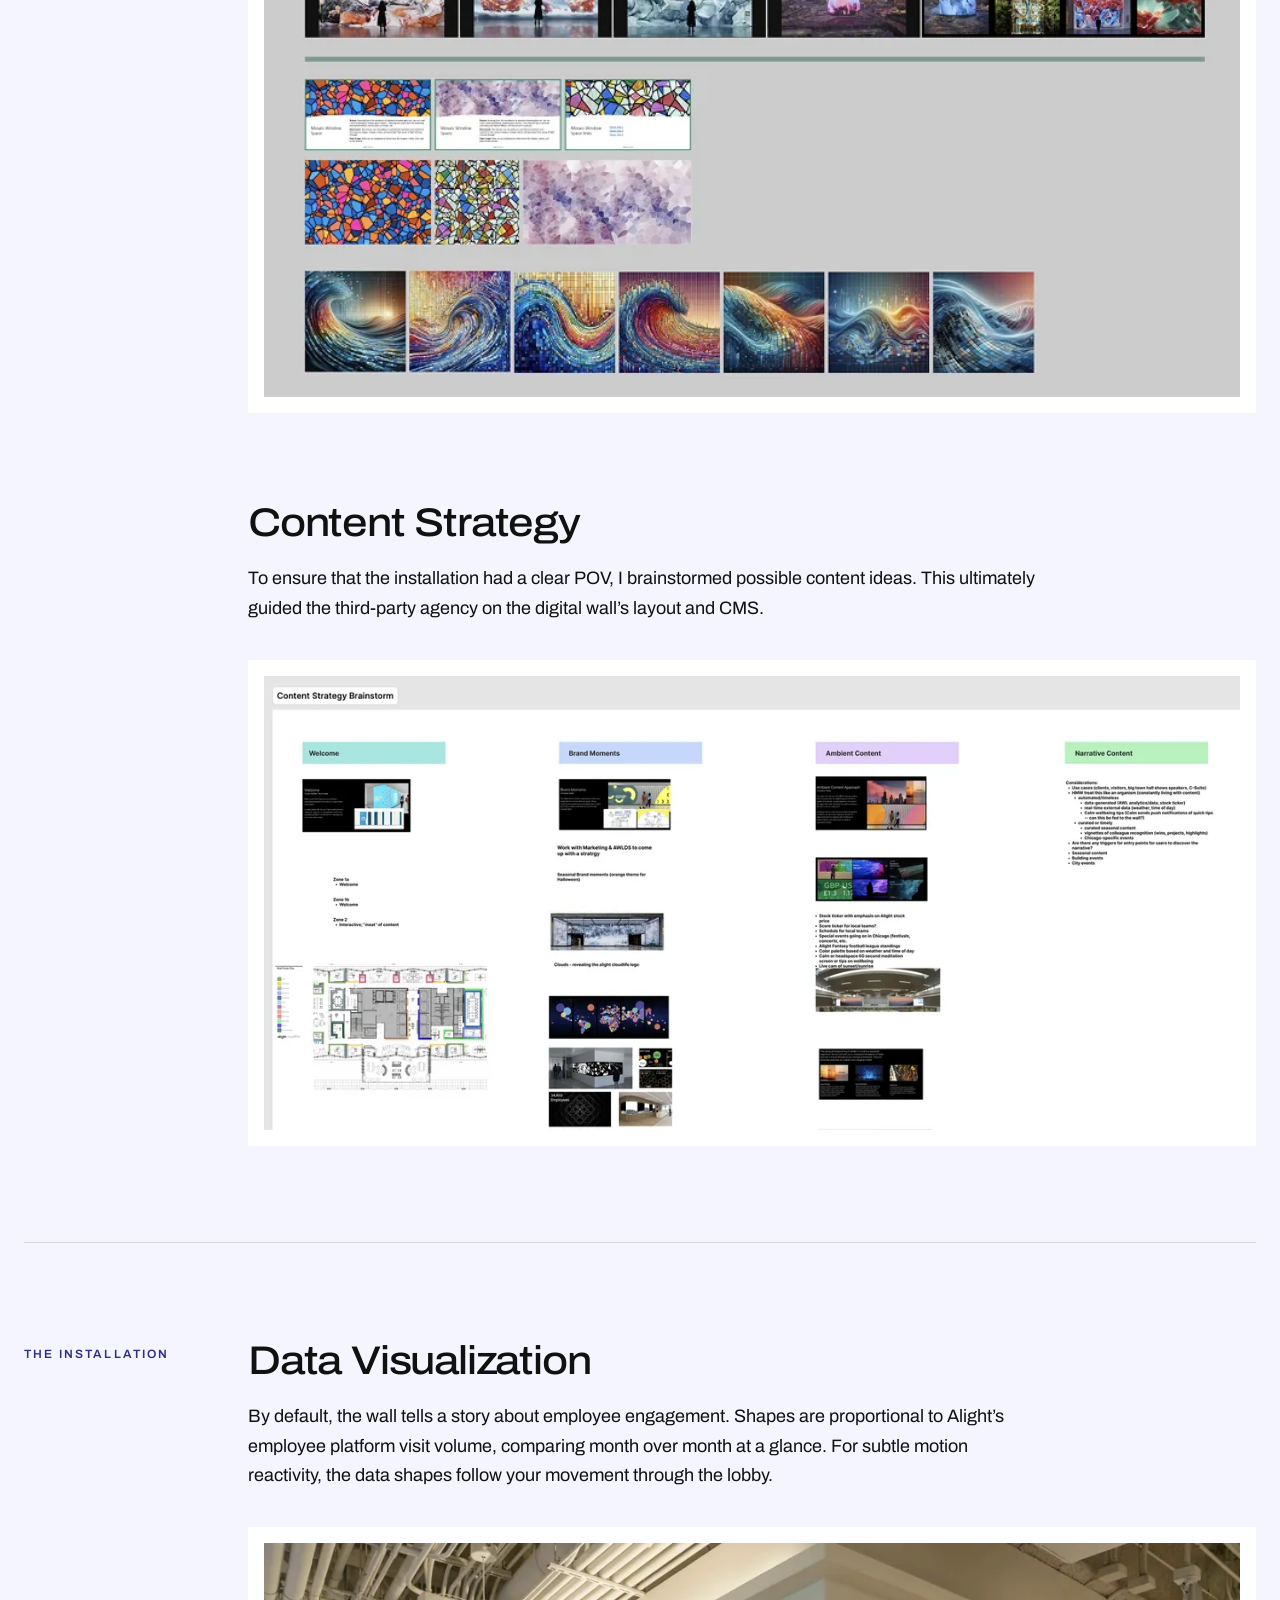
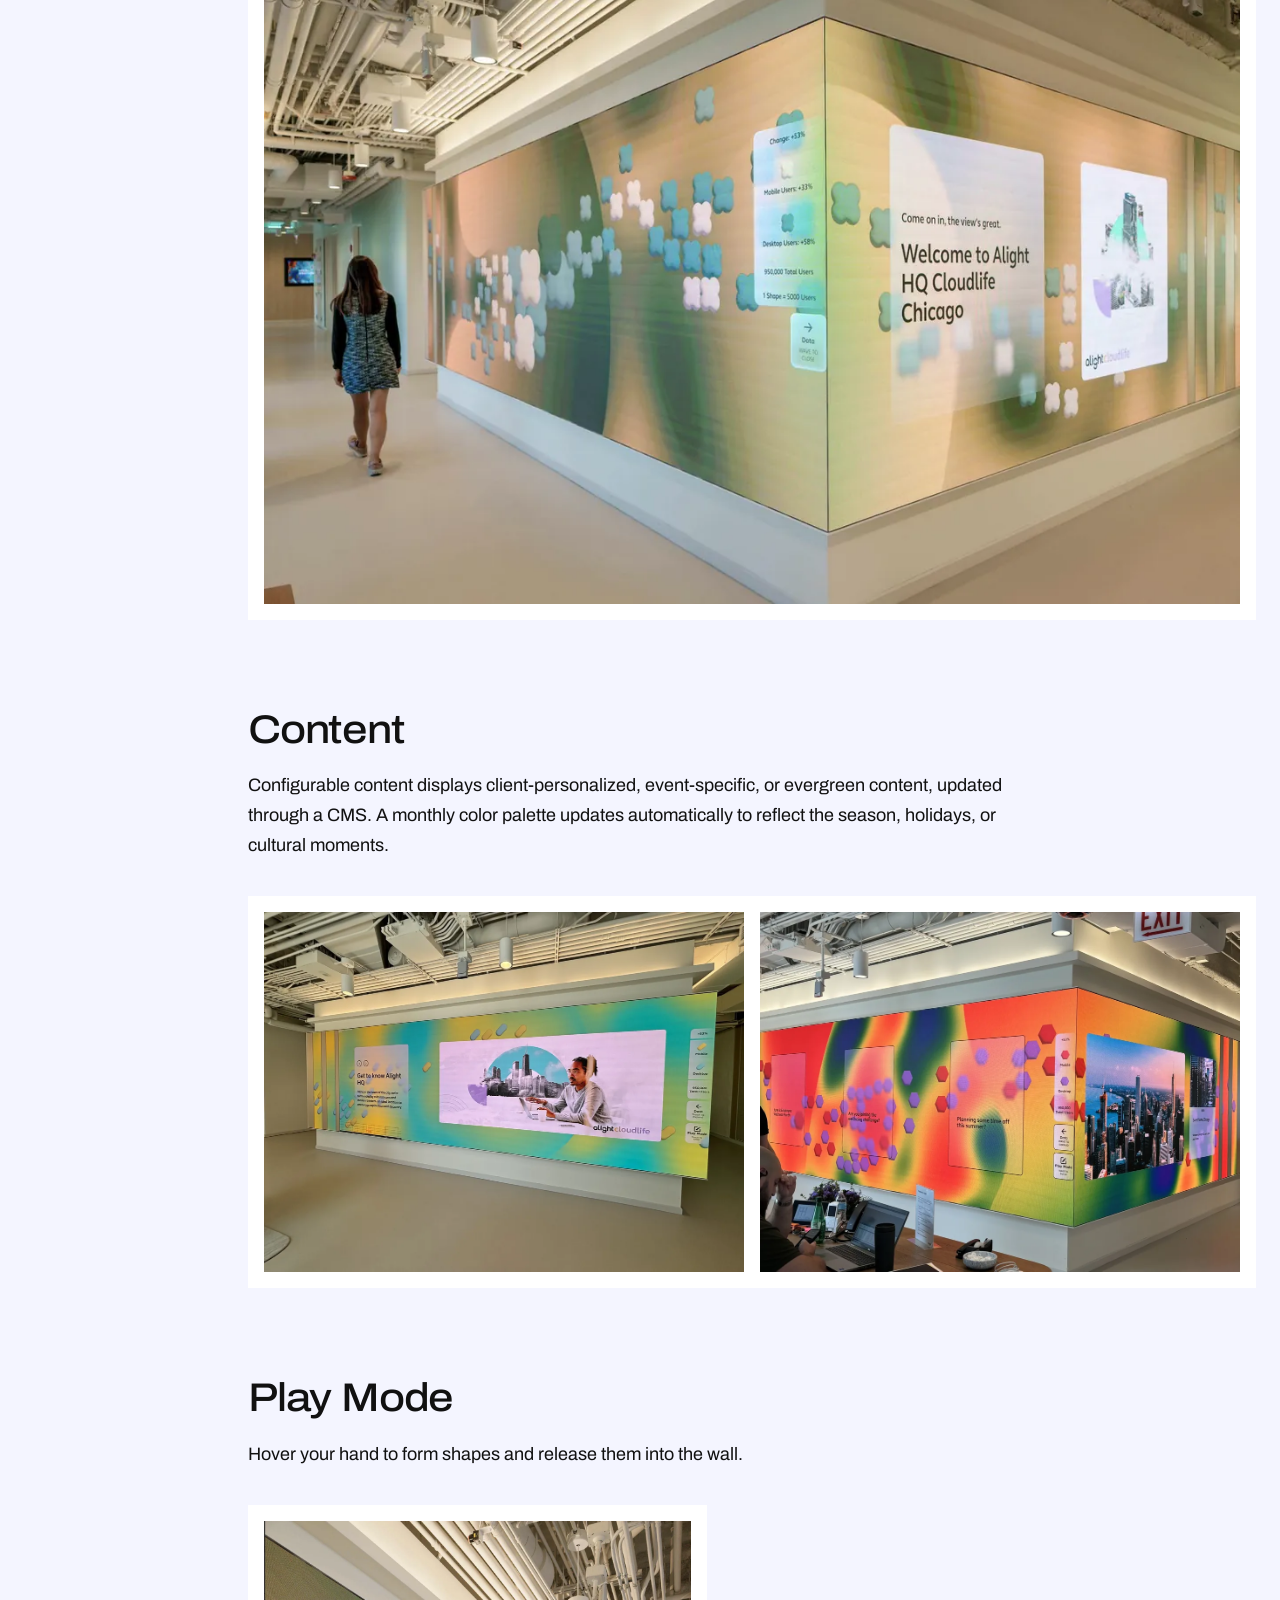
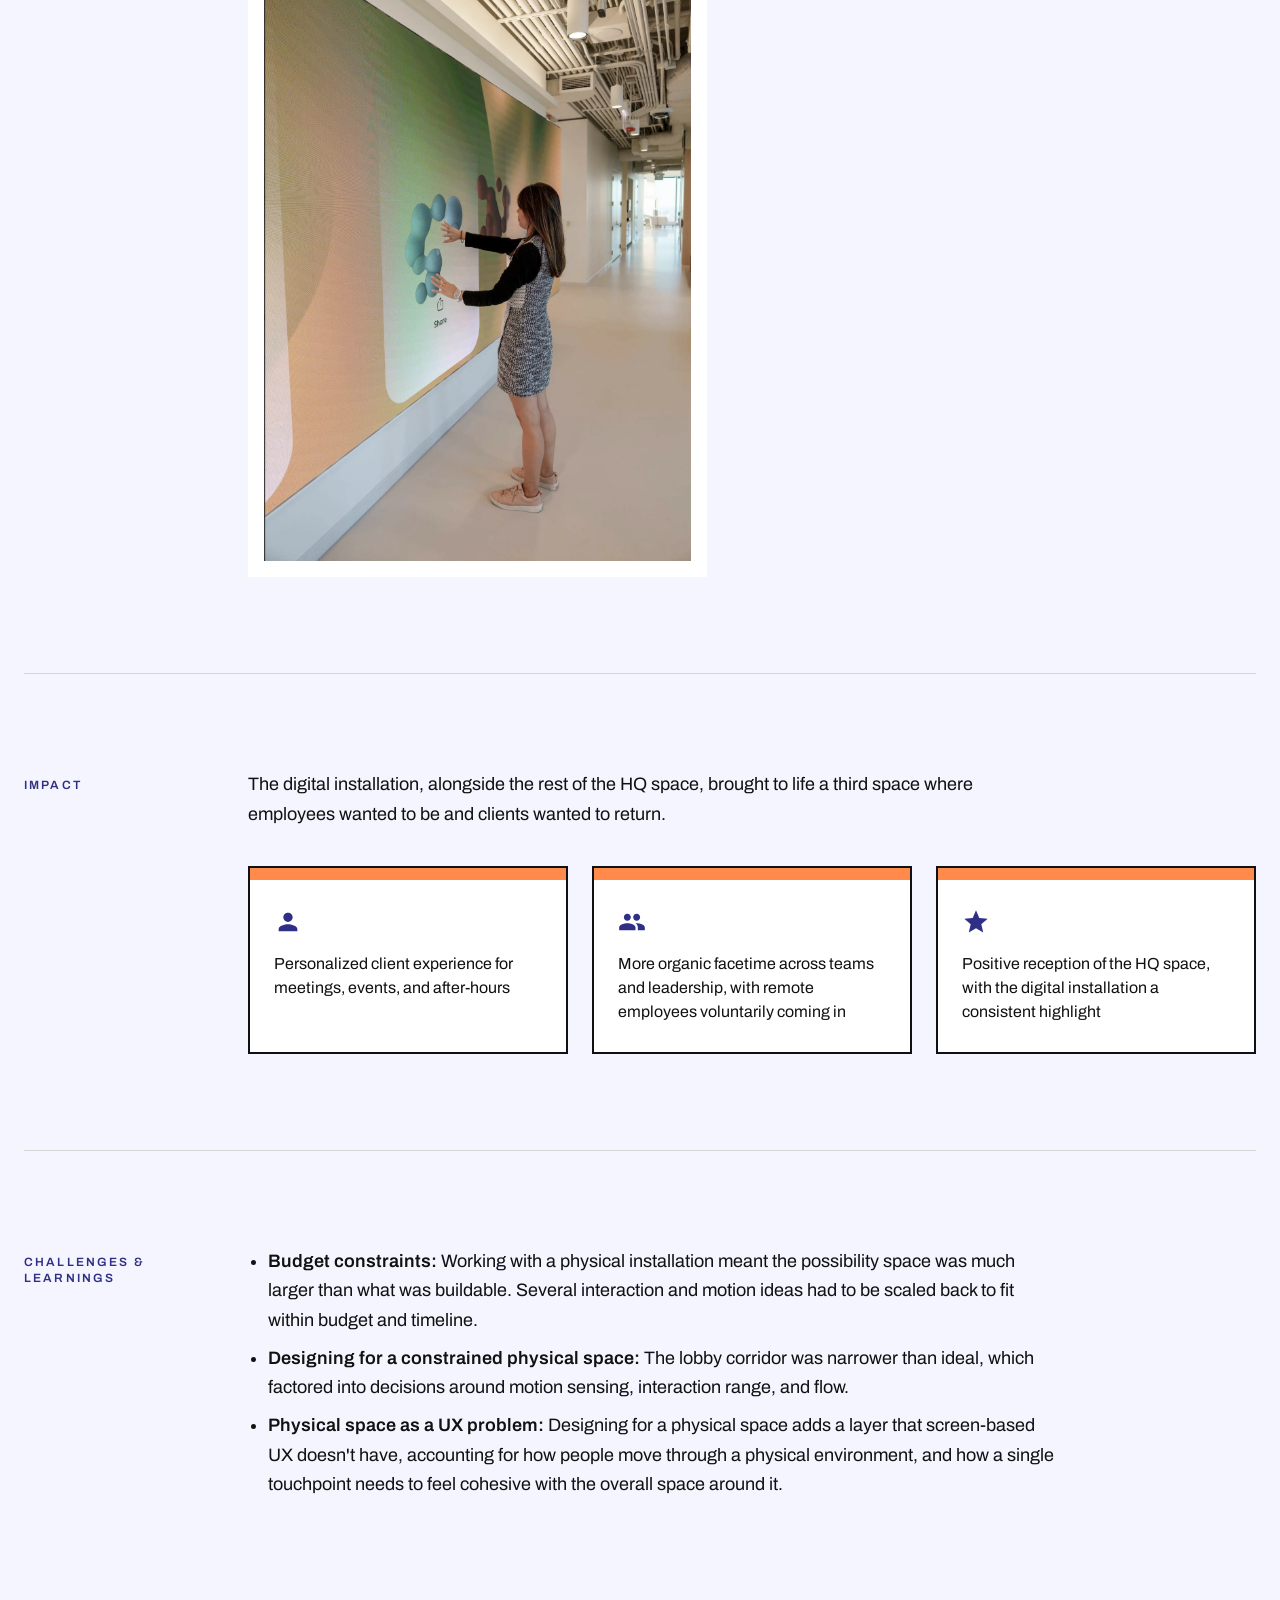
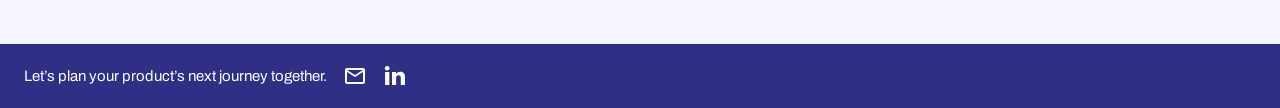
<file: hq-digital-installation/index.html>
<!DOCTYPE html>
<html lang="en">
<head>
<meta charset="utf-8">
<meta name="viewport" content="width=device-width, initial-scale=1">
<title>HQ Digital Installation | Ji-Sook Yim</title>
<meta name="description" content="Explore how a digital wall brought a new HQ space to life">
<link rel="icon" type="image/png" sizes="32x32" href="../assets/brand/favicon-32.png">
<link rel="icon" type="image/png" sizes="192x192" href="../assets/brand/favicon-192.png">
<link rel="apple-touch-icon" href="../assets/brand/apple-touch-icon.png">
<link rel="preconnect" href="https://fonts.gstatic.com" crossorigin>
<link href="https://fonts.googleapis.com/css2?family=Archivo:wdth,wght@62..125,400..800&display=swap" rel="stylesheet">
<link rel="stylesheet" href="../components/site.css?v=96ff0955">
<link rel="stylesheet" href="../components/theme-departure-board.css?v=722f740d">
<link rel="stylesheet" href="../components/case-study.css?v=2dcfb003">
</head>
<body class="cs-page" data-route="coral" style="--route: var(--coral)">

<div class="site-bar">
<header class="site-nav">
  <a class="site-name" href="../index.html"><img class="site-mark" src="../assets/brand/jsy-mark.webp" alt="" width="32" height="32"><span class="site-name-text">Ji-Sook Yim</span></a>
  <nav>
    <ul>
      <li><a href="#">AI Lab</a></li>
      <li><a href="#">Resume</a></li>
      <li><a href="#">About</a></li>
      <li><a href="#">Contact</a></li>
    </ul>
  </nav>
</header>
</div>

<main class="case-study">

  <div class="cs-hero-band">
  <div class="page-width cs-hero">
    <div class="cs-ticket">
      <div class="cs-ticket-main">
    <h1 class="cs-title">HQ Digital Installation</h1>
    <div class="cs-route">
      <div><p class="cs-k">From</p><p class="cs-v">Blank wall</p></div>
      <div class="cs-plane" aria-hidden="true"><svg class="plane" viewBox="0 0 24 24" width="1em" height="1em" fill="currentColor" focusable="false"><path transform="rotate(90 12 12)" d="M21 16v-2l-8-5V3.5c0-.83-.67-1.5-1.5-1.5S10 2.67 10 3.5V9l-8 5v2l8-2.5V19l-2 1.5V22l3.5-1 3.5 1v-1.5L13 19v-5.5l8 2.5z"/></svg></div>
      <div class="cs-to"><p class="cs-k">To</p><p class="cs-v">Living story</p></div>
    </div>
    <p class="cs-summary">When Alight opened its new headquarters, the space needed to provide a sense of belonging and cultural connection for employees, and instill confidence and trust for clients. My role was to define the experience strategy, where digital and physical design worked together to evoke a third space.</p>
      </div>
      <span class="cs-notch" aria-hidden="true"></span>
      <dl class="cs-stub">
      <div><dt>Role</dt><dd>Experience strategist</dd></div>
      <div><dt>Team</dt><dd>Design Directors &amp; VP, Design Co-Lead, Third-party digital agency</dd></div>
      <div><dt>Timeline</dt><dd>4 months (1 month internal strategy; 3 months agency collaboration)</dd></div>
      </dl>
    </div>
    <img class="cs-cover" src="../assets/case-studies/hq-digital-installation/cover.webp" srcset="../assets/case-studies/hq-digital-installation/cover-1100.webp 1100w, ../assets/case-studies/hq-digital-installation/cover.webp 1400w" sizes="min(calc(100vw - 48px), 1312px)" alt="The digital wall wrapping a corner of the HQ lobby, showing the message “Welcome to Alight HQ Cloudlife Chicago.”" width="1400" height="1080">
  </div>
  </div>

  <div class="cs-body">
    <section class="cs-section">
      <div class="page-width">
      <div class="cs-grid">
        <h2 class="cs-label">Problem</h2>
        <div class="cs-content">
      <p>The challenge was to create a genuine third space that encouraged authentic interaction, collaboration, and creativity for employees, while signaling Alight’s innovative spirit to clients. As the first touchpoint for both audiences, the lobby needed to make a strong first impression without feeling like a gimmick.</p>
        </div>
      </div>
      </div>
    </section>

    <section class="cs-section">
      <div class="page-width">
      <div class="cs-grid">
        <h2 class="cs-label">Solution</h2>
        <div class="cs-content">
      <p>I developed the experience strategy around Alight’s existing design principles (Win Moments, Spark Ease, Flex Modern, and Instill Confidence) governing every decision across the HQ. The resulting digital wall had three modes:</p>
      <div class="cs-cards cs-wide"><div class="cs-card"><svg class="cs-icon" viewBox="0 0 24 24" fill="currentColor" aria-hidden="true" focusable="false"><path d="M5 9.2h3V19H5zM10.6 5h2.8v14h-2.8zm5.6 8H19v6h-2.8z"/></svg><h3>Ambient Data (Default)</h3><p>Visualizes data to tell a story on employee engagement</p></div><div class="cs-card"><svg class="cs-icon" viewBox="0 0 24 24" fill="currentColor" aria-hidden="true" focusable="false"><path d="M14 17H4v2h10v-2zm6-8H4v2h16V9zM4 15h16v-2H4v2zM4 5v2h16V5H4z"/></svg><h3>Content</h3><p>Configurable to display personalized, event-specific, or evergreen content</p></div><div class="cs-card"><svg class="cs-icon" viewBox="0 0 24 24" fill="currentColor" aria-hidden="true" focusable="false"><path d="M9 11.24V7.5C9 6.12 10.12 5 11.5 5S14 6.12 14 7.5v3.74c1.21-.81 2-2.18 2-3.74C16 5.01 13.99 3 11.5 3S7 5.01 7 7.5c0 1.56.79 2.93 2 3.74zm9.84 4.63l-4.54-2.26c-.17-.07-.35-.11-.54-.11H13v-6c0-.83-.67-1.5-1.5-1.5S10 6.67 10 7.5v10.74l-3.43-.72c-.08-.01-.15-.03-.24-.03-.31 0-.59.13-.79.33l-.79.8 4.94 4.94c.27.27.65.44 1.06.44h6.79c.75 0 1.33-.55 1.44-1.28l.75-5.27c.01-.07.02-.14.02-.2 0-.62-.38-1.16-.91-1.38z"/></svg><h3>Play</h3><p>An outlet for creative expression to connect people to the space</p></div></div>
      <figure class="cs-media cs-wide"><img src="../assets/case-studies/hq-digital-installation/wall-video-poster.webp" alt="Still of the digital wall in the HQ lobby, with colorful ambient shapes and content panels." width="1400" height="788" loading="lazy"><figcaption>Installation video to add</figcaption></figure>
        </div>
      </div>
      </div>
    </section>

    <section class="cs-section">
      <div class="page-width">
      <div class="cs-grid">
        <h2 class="cs-label">Process</h2>
        <div class="cs-content">
      <h3>Workshop</h3>
      <p>To align on what the overall HQ experience should accomplish, I led a workshop with our design VP and directors to map out how employees and clients would move through the space. The lobby surfaced as a key point for a strong first impression, and the most direct channel for telling Alight’s story through data and content.</p>
      <figure class="cs-media cs-wide"><img src="../assets/case-studies/hq-digital-installation/workshop.webp" srcset="../assets/case-studies/hq-digital-installation/workshop-1100.webp 1100w, ../assets/case-studies/hq-digital-installation/workshop.webp 1726w" sizes="(max-width: 800px) calc(100vw - 72px), min(calc(100vw - 272px), 1056px)" alt="Workshop journey maps for employees and clients, with sticky notes across each stage of their day at the HQ." width="1726" height="1472" loading="lazy"></figure>
      <h3>Data Visualization Concepts</h3>
      <p>I explored data visualization ideas that made data feel alive and ambient without the need to decode it.</p>
      <figure class="cs-media cs-wide"><img src="../assets/case-studies/hq-digital-installation/dataviz-concepts.webp" alt="Moodboard of data visualization concepts: colorful generative landscapes, patterns, and wave forms." width="807" height="611" loading="lazy"></figure>
      <h3>Content Strategy</h3>
      <p>To ensure that the installation had a clear POV, I brainstormed possible content ideas. This ultimately guided the third-party agency on the digital wall’s layout and CMS.</p>
      <figure class="cs-media cs-wide"><img src="../assets/case-studies/hq-digital-installation/content-strategy.webp" srcset="../assets/case-studies/hq-digital-installation/content-strategy-1100.webp 1100w, ../assets/case-studies/hq-digital-installation/content-strategy.webp 2200w" sizes="(max-width: 800px) calc(100vw - 72px), min(calc(100vw - 272px), 1056px)" alt="Content strategy brainstorm board with columns for welcome, brand moments, ambient content, and narrative content." width="2200" height="1023" loading="lazy"></figure>
        </div>
      </div>
      </div>
    </section>

    <section class="cs-section">
      <div class="page-width">
      <div class="cs-grid">
        <h2 class="cs-label">The Installation</h2>
        <div class="cs-content">
      <h3>Data Visualization</h3>
      <p>By default, the wall tells a story about employee engagement. Shapes are proportional to Alight’s employee platform visit volume, comparing month over month at a glance. For subtle motion reactivity, the data shapes follow your movement through the lobby.</p>
      <figure class="cs-media cs-wide"><img src="../assets/case-studies/hq-digital-installation/dataviz-follow.webp" srcset="../assets/case-studies/hq-digital-installation/dataviz-follow-1100.webp 1100w, ../assets/case-studies/hq-digital-installation/dataviz-follow.webp 2200w" sizes="(max-width: 800px) calc(100vw - 72px), min(calc(100vw - 272px), 1056px)" alt="A person walks past the digital wall as clusters of data shapes follow their movement." width="2200" height="1490" loading="lazy"></figure>
      <h3>Content</h3>
      <p>Configurable content displays client-personalized, event-specific, or evergreen content, updated through a CMS. A monthly color palette updates automatically to reflect the season, holidays, or cultural moments.</p>
      <figure class="cs-media cs-gallery cs-wide"><img src="../assets/case-studies/hq-digital-installation/about-hq-content.webp" srcset="../assets/case-studies/hq-digital-installation/about-hq-content-1100.webp 1100w, ../assets/case-studies/hq-digital-installation/about-hq-content.webp 2200w" sizes="(max-width: 600px) calc(100vw - 56px), min(calc(50vw - 150px), 520px)" alt="The wall showing a “Get to know Alight HQ” panel and a large brand image." width="2200" height="1650" loading="lazy"><img src="../assets/case-studies/hq-digital-installation/seasonal-content.webp" srcset="../assets/case-studies/hq-digital-installation/seasonal-content-1100.webp 1100w, ../assets/case-studies/hq-digital-installation/seasonal-content.webp 2200w" sizes="(max-width: 600px) calc(100vw - 56px), min(calc(50vw - 150px), 520px)" alt="The wall in a bright seasonal palette, with a panel asking “Planning some time off this summer?”" width="2200" height="1650" loading="lazy"></figure>
      <h3>Play Mode</h3>
      <p>Hover your hand to form shapes and release them into the wall.</p>
      <figure class="cs-media cs-wide cs-media--portrait"><img src="../assets/case-studies/hq-digital-installation/play-mode.webp" alt="A person holds their hands up to the wall, forming a cluster of shapes." width="1258" height="1884" style="max-width: min(100%, 900px)" loading="lazy"></figure>
        </div>
      </div>
      </div>
    </section>

    <section class="cs-section">
      <div class="page-width">
      <div class="cs-grid">
        <h2 class="cs-label">Impact</h2>
        <div class="cs-content">
      <p>The digital installation, alongside the rest of the HQ space, brought to life a third space where employees wanted to be and clients wanted to return.</p>
      <div class="cs-cards cs-wide"><div class="cs-card"><svg class="cs-icon" viewBox="0 0 24 24" fill="currentColor" aria-hidden="true" focusable="false"><path d="M12 12c2.21 0 4-1.79 4-4s-1.79-4-4-4-4 1.79-4 4 1.79 4 4 4zm0 2c-2.67 0-8 1.34-8 4v2h16v-2c0-2.66-5.33-4-8-4z"/></svg><p>Personalized client experience for meetings, events, and after-hours</p></div><div class="cs-card"><svg class="cs-icon" viewBox="0 0 24 24" fill="currentColor" aria-hidden="true" focusable="false"><path d="M16 11c1.66 0 2.99-1.34 2.99-3S17.66 5 16 5c-1.66 0-3 1.34-3 3s1.34 3 3 3zm-8 0c1.66 0 2.99-1.34 2.99-3S9.66 5 8 5C6.34 5 5 6.34 5 8s1.34 3 3 3zm0 2c-2.33 0-7 1.17-7 3.5V19h14v-2.5c0-2.33-4.67-3.5-7-3.5zm8 0c-.29 0-.62.02-.97.05 1.16.84 1.97 1.97 1.97 3.45V19h6v-2.5c0-2.33-4.67-3.5-7-3.5z"/></svg><p>More organic facetime across teams and leadership, with remote employees voluntarily coming in</p></div><div class="cs-card"><svg class="cs-icon" viewBox="0 0 24 24" fill="currentColor" aria-hidden="true" focusable="false"><path d="M12 17.27L18.18 21l-1.64-7.03L22 9.24l-7.19-.61L12 2 9.19 8.63 2 9.24l5.46 4.73L5.82 21z"/></svg><p>Positive reception of the HQ space, with the digital installation a consistent highlight</p></div></div>
        </div>
      </div>
      </div>
    </section>

    <section class="cs-section">
      <div class="page-width">
      <div class="cs-grid">
        <h2 class="cs-label">Challenges &amp; Learnings</h2>
        <div class="cs-content">
      <ul class="cs-list"><li><strong>Budget constraints:</strong> Working with a physical installation meant the possibility space was much larger than what was buildable. Several interaction and motion ideas had to be scaled back to fit within budget and timeline.</li><li><strong>Designing for a constrained physical space:</strong> The lobby corridor was narrower than ideal, which factored into decisions around motion sensing, interaction range, and flow.</li><li><strong>Physical space as a UX problem:</strong> Designing for a physical space adds a layer that screen-based UX doesn't have, accounting for how people move through a physical environment, and how a single touchpoint needs to feel cohesive with the overall space around it.</li></ul>
        </div>
      </div>
      </div>
    </section>
  </div>

</main>

<footer class="site-footer">
  <div class="footer-inner">
    <p class="footer-line">Let’s plan your product’s next journey together.</p>
    <ul class="footer-links">
      <li><a href="mailto:yim.jisook@gmail.com" aria-label="Email Ji-Sook"><svg viewBox="0 0 24 24" width="1em" height="1em" fill="currentColor" aria-hidden="true" focusable="false"><path d="M20 4H4c-1.1 0-2 .9-2 2v12c0 1.1.9 2 2 2h16c1.1 0 2-.9 2-2V6c0-1.1-.9-2-2-2zm0 14H4V8l8 5 8-5v10zm-8-7L4 6h16l-8 5z"/></svg></a></li>
      <li><a href="https://www.linkedin.com/in/jisookyim/" target="_blank" rel="noopener" aria-label="Ji-Sook on LinkedIn (opens in a new tab)"><svg viewBox="0 0 24 24" width="1em" height="1em" fill="currentColor" aria-hidden="true" focusable="false"><circle cx="4.2" cy="4.2" r="2.3"/><rect x="2.1" y="8" width="4.2" height="13"/><path d="M9 8h4v1.9c.6-1.1 2-2.2 4.1-2.2 4 0 4.9 2.6 4.9 6V21h-4.2v-6.4c0-1.6-.1-3.4-2.2-3.4-2.2 0-2.5 1.6-2.5 3.3V21H9z"/></svg></a></li>
    </ul>
  </div>
</footer>

</body>
</html>
</file>
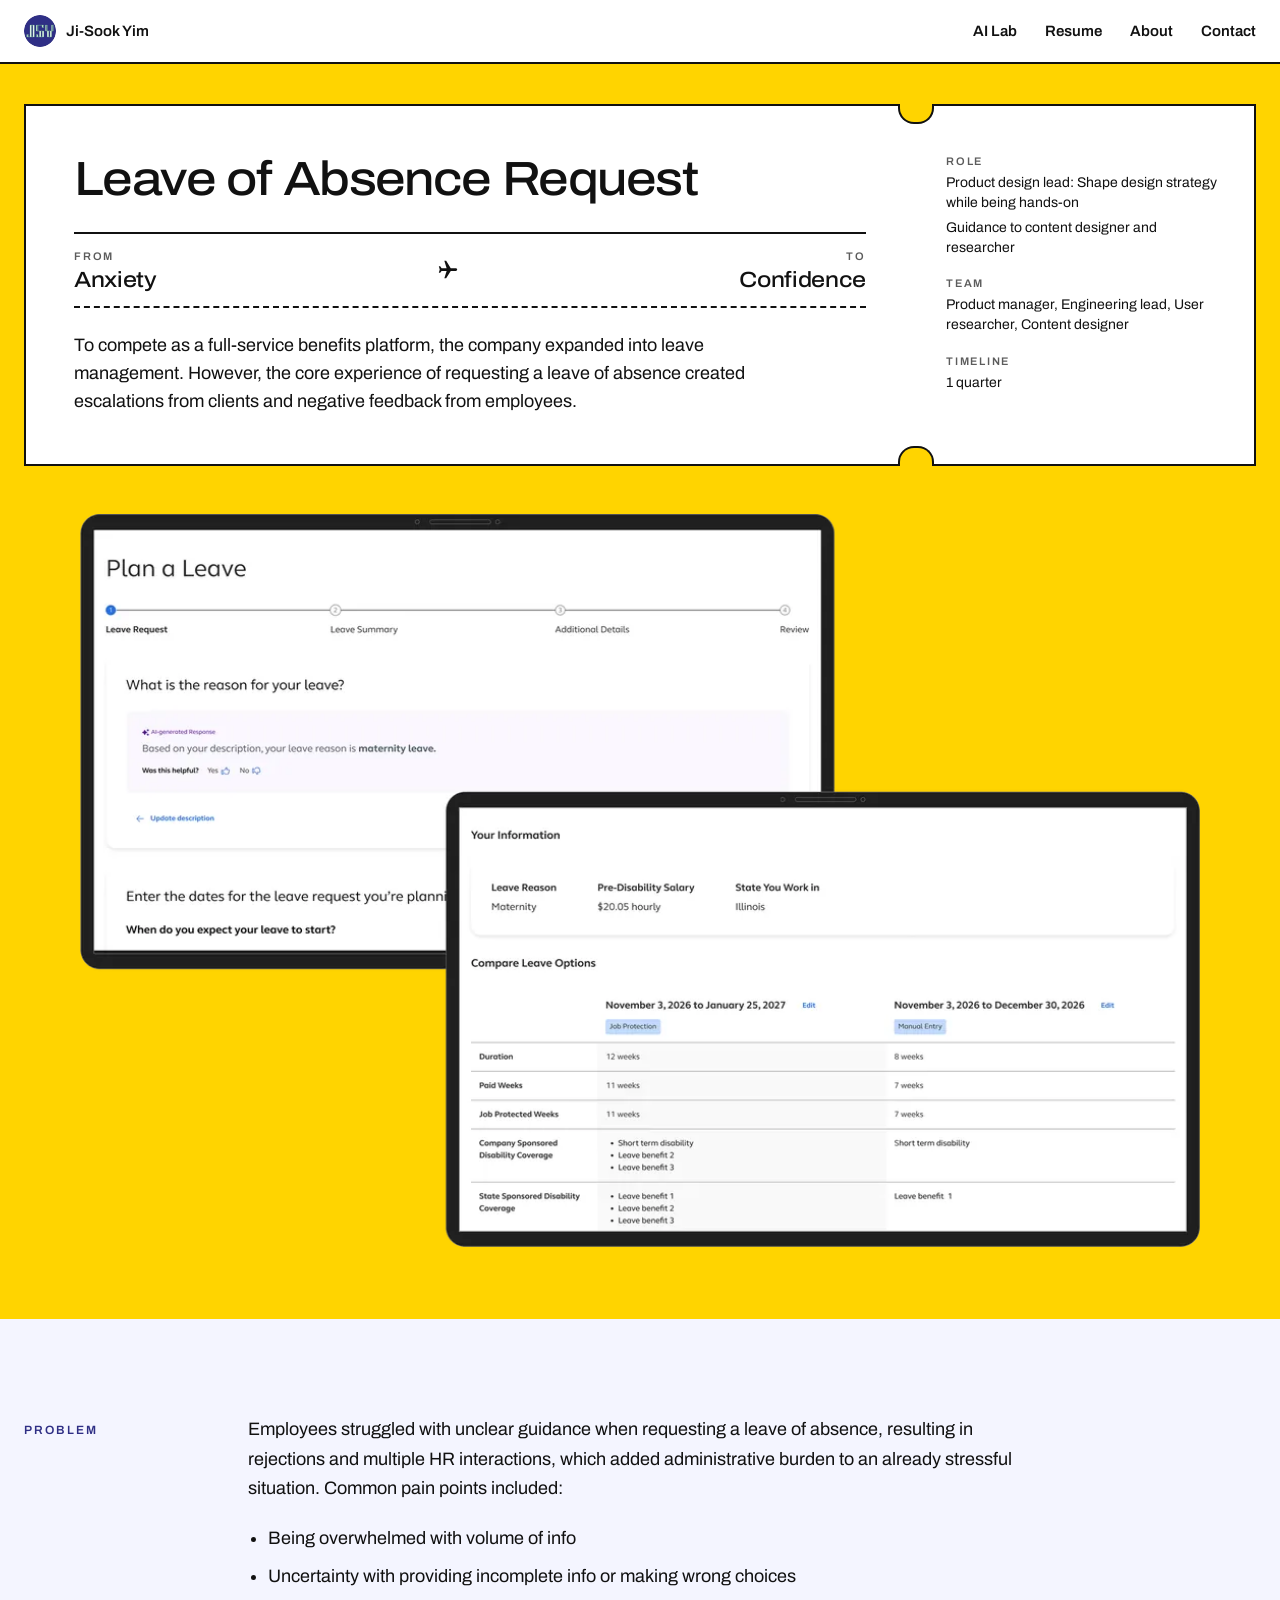
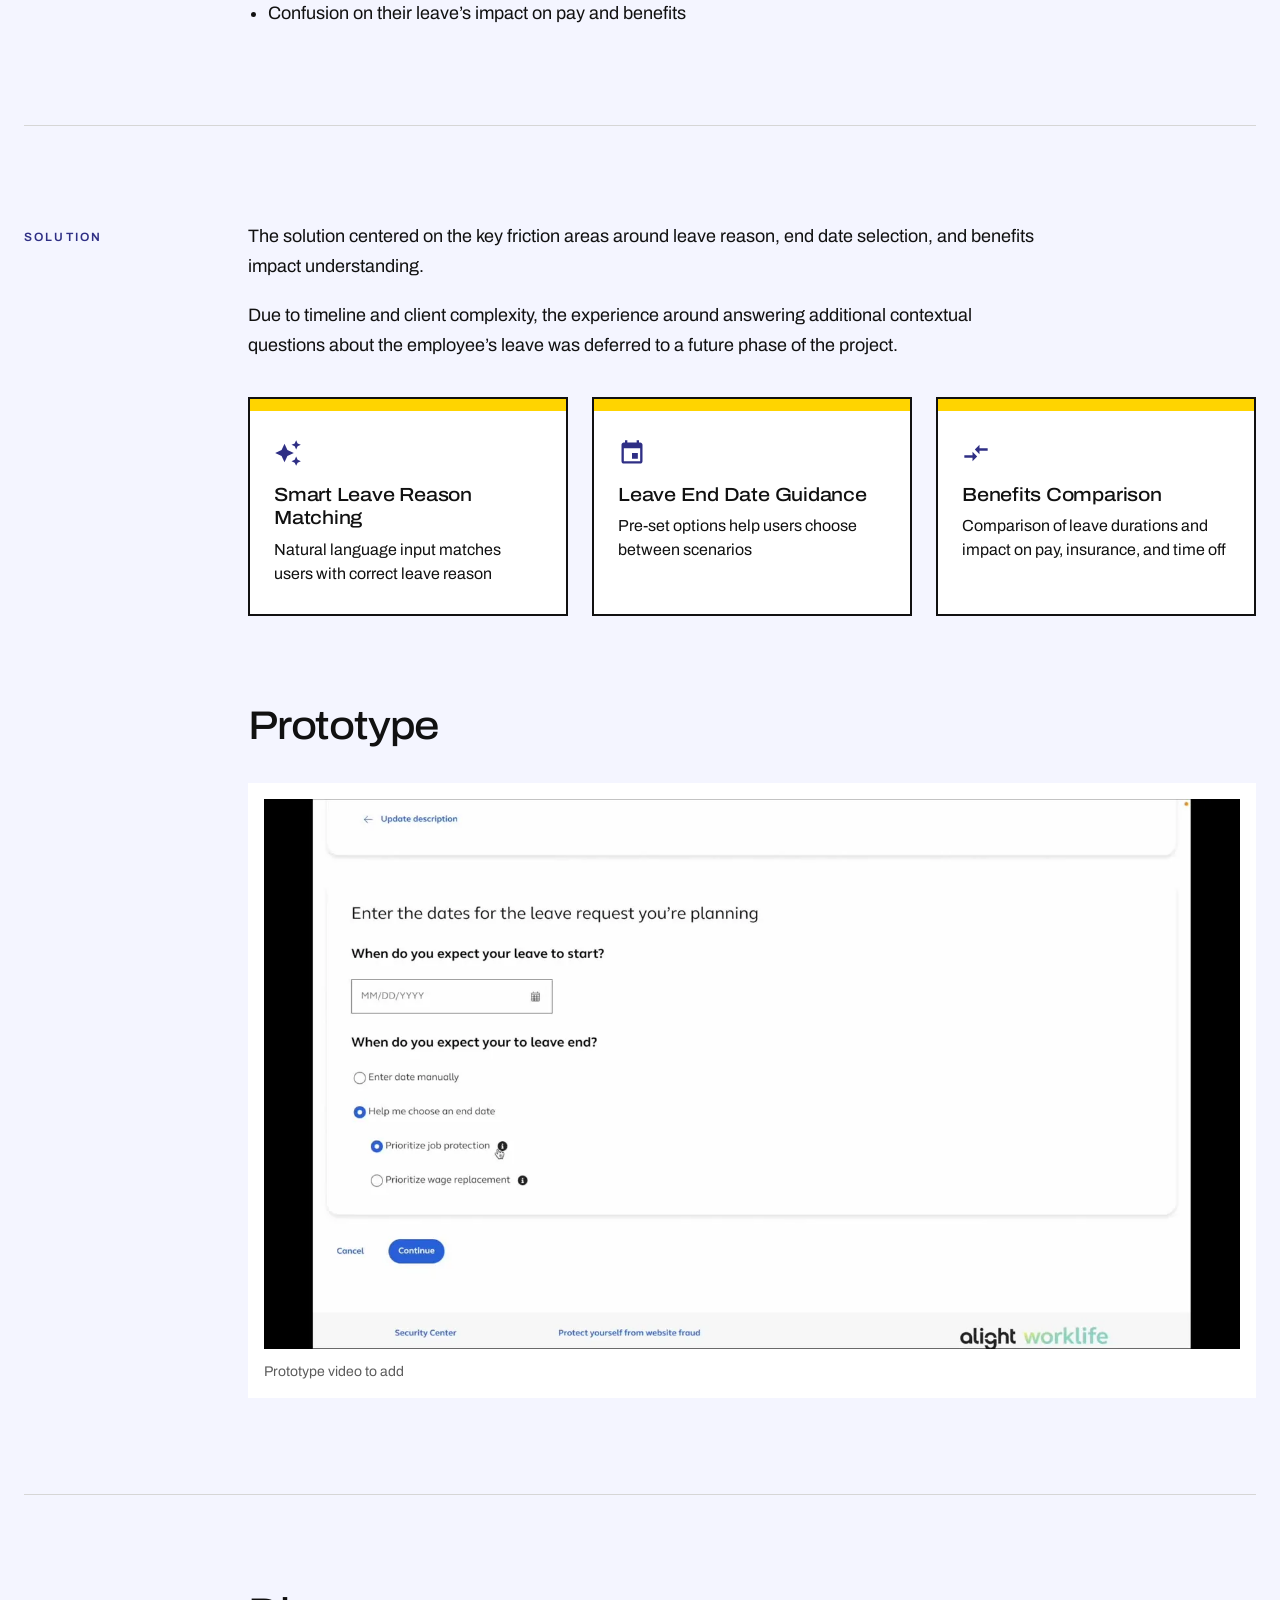
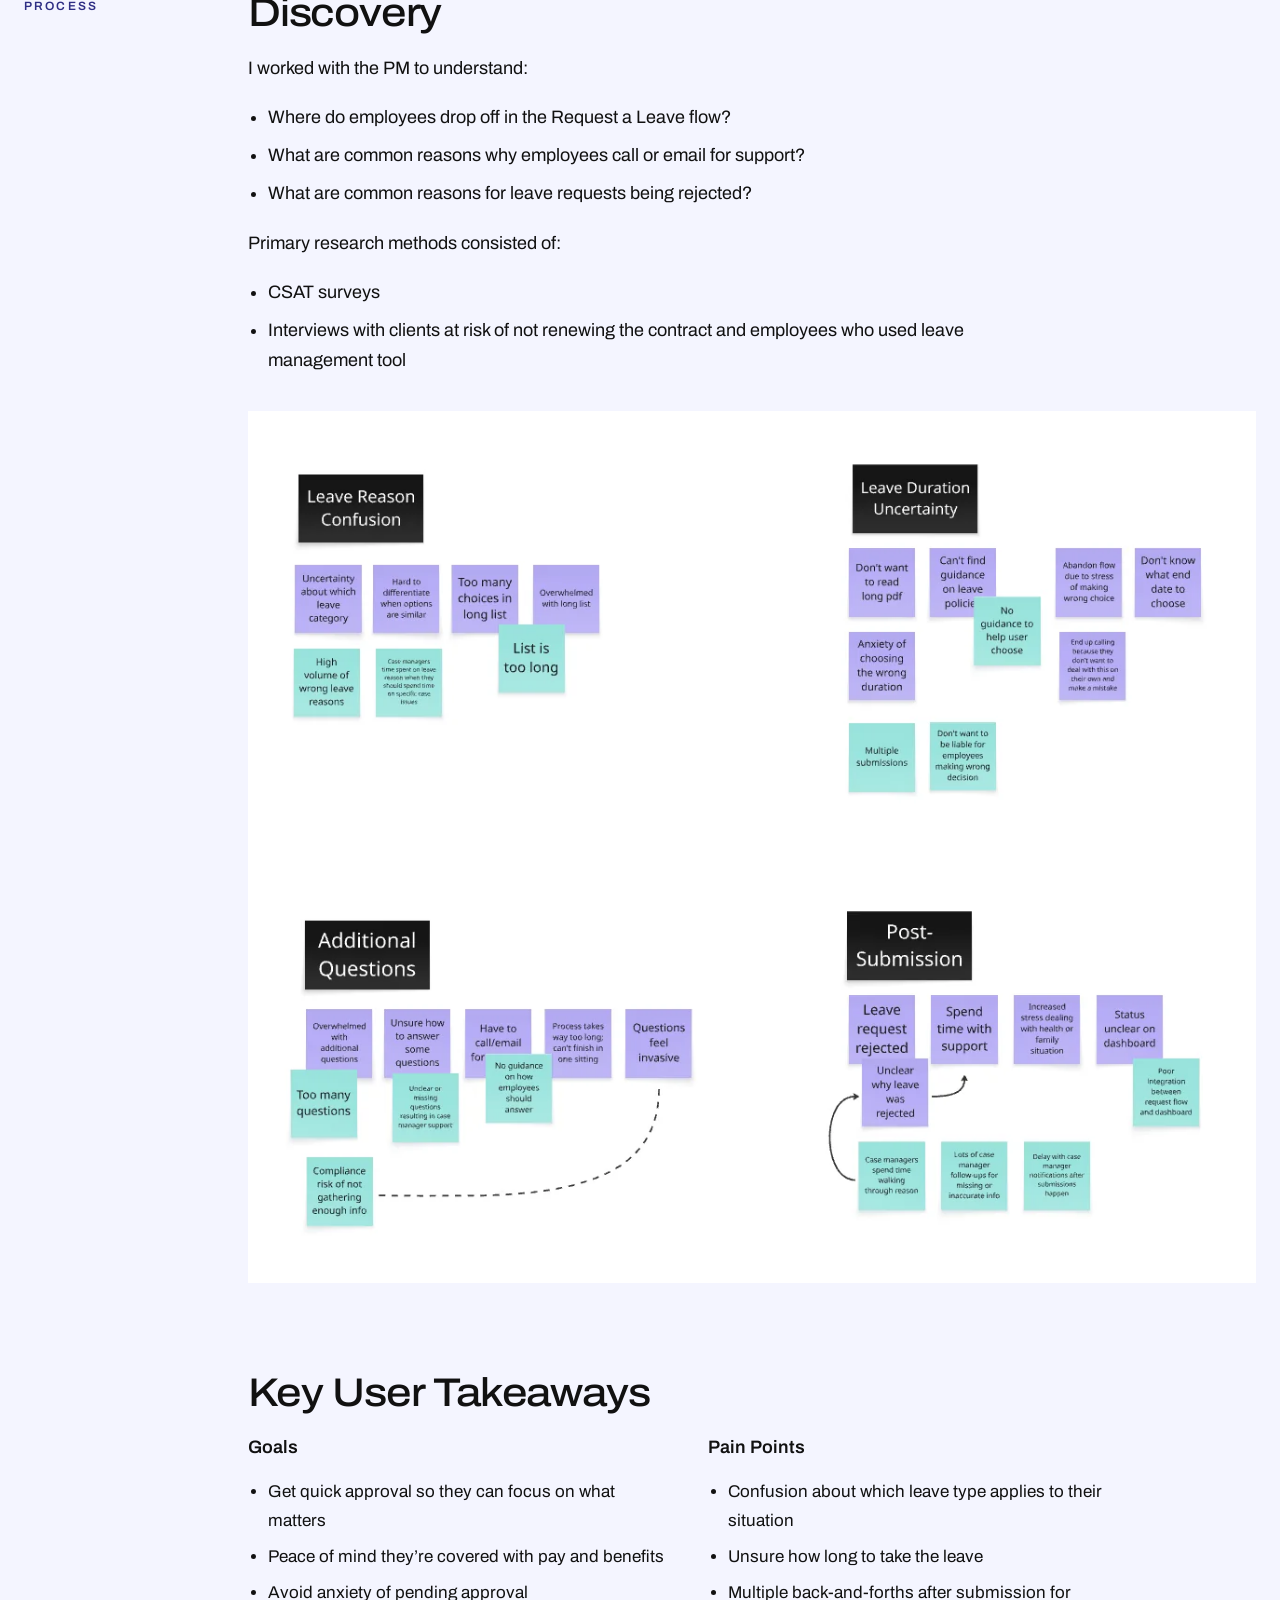
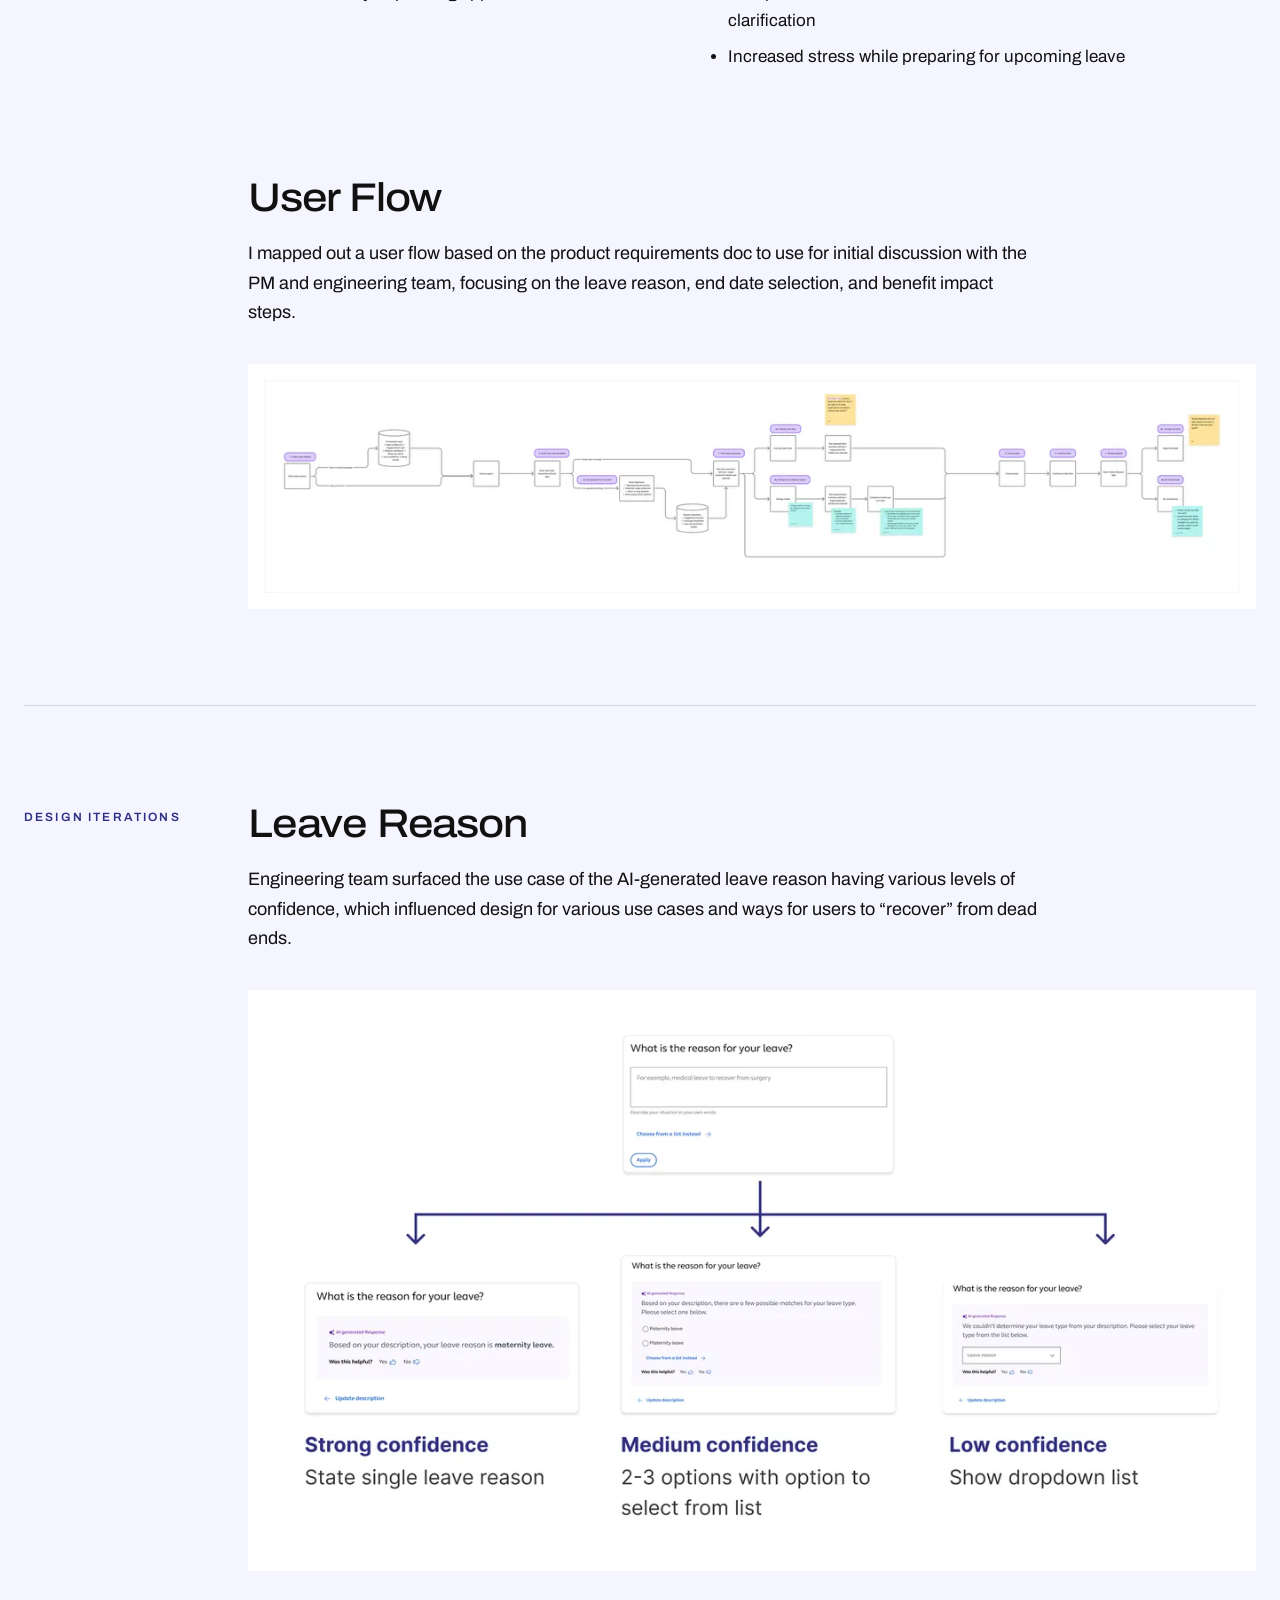
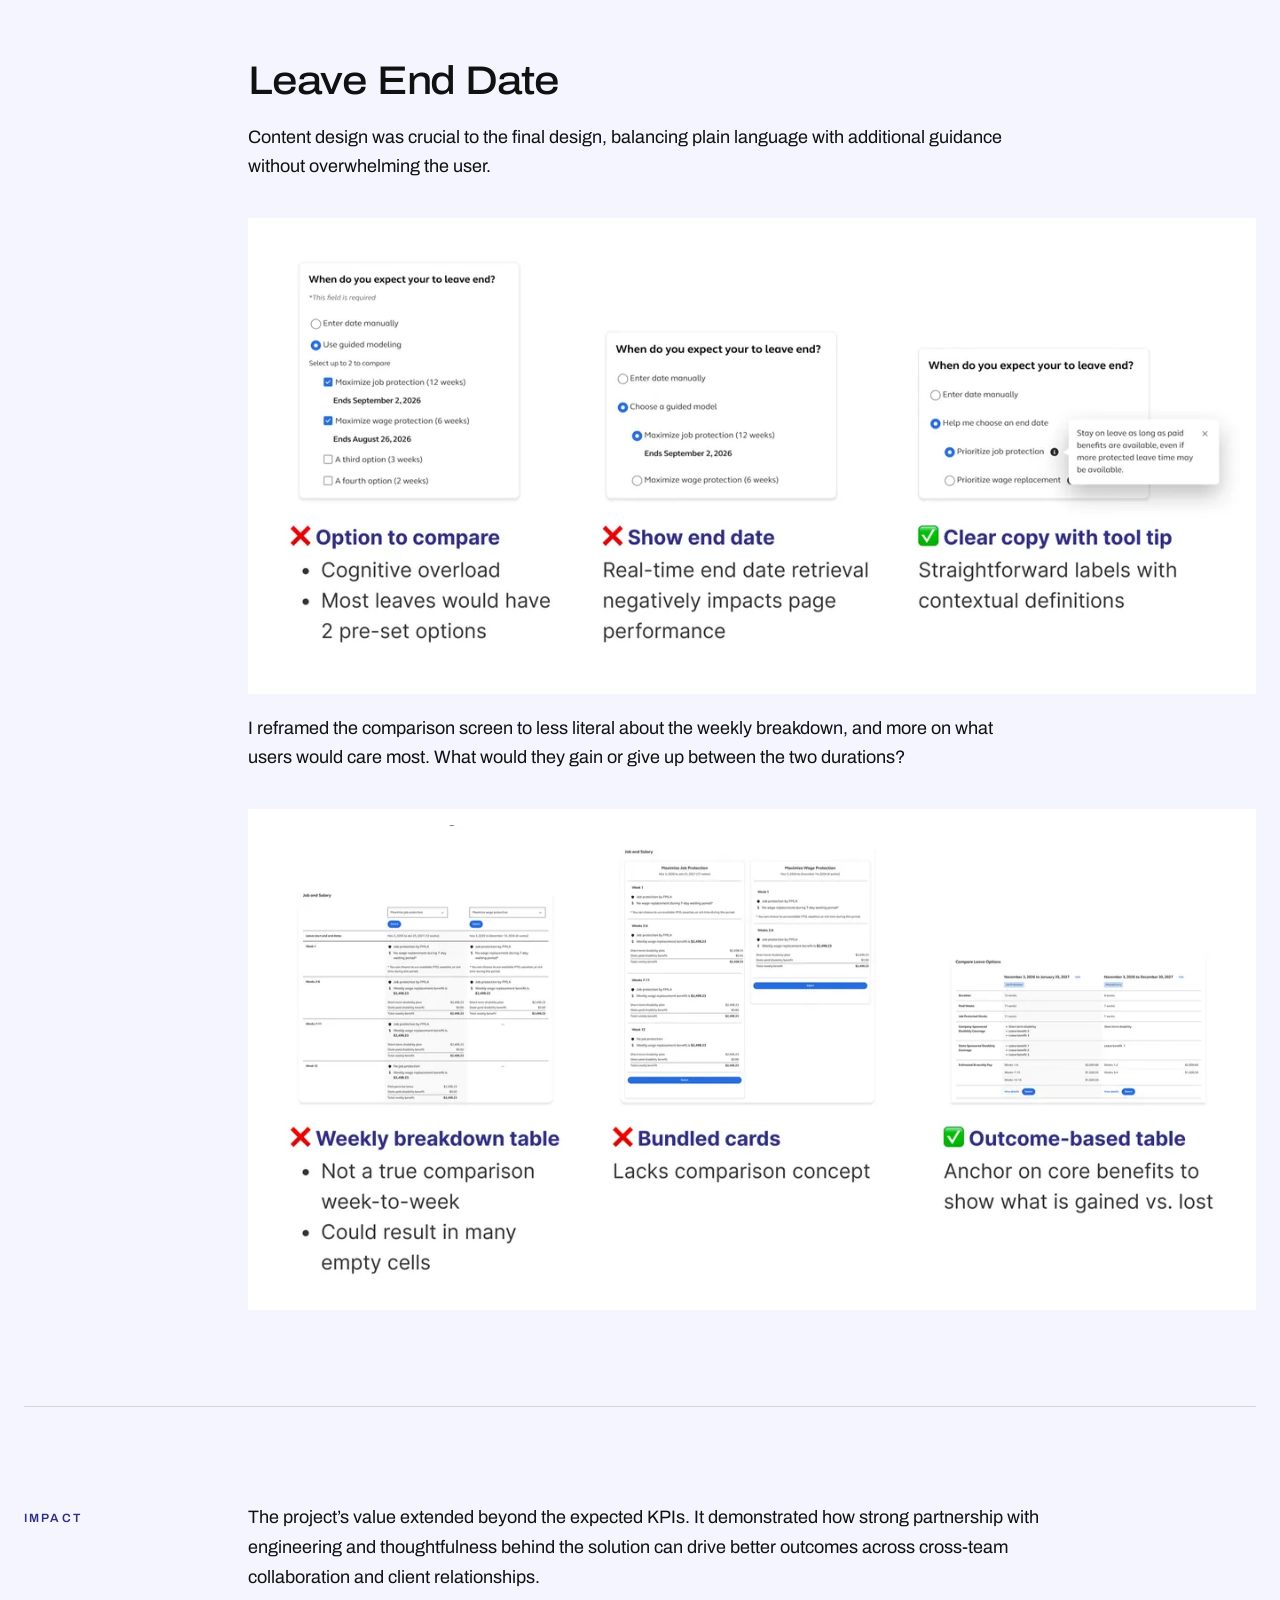
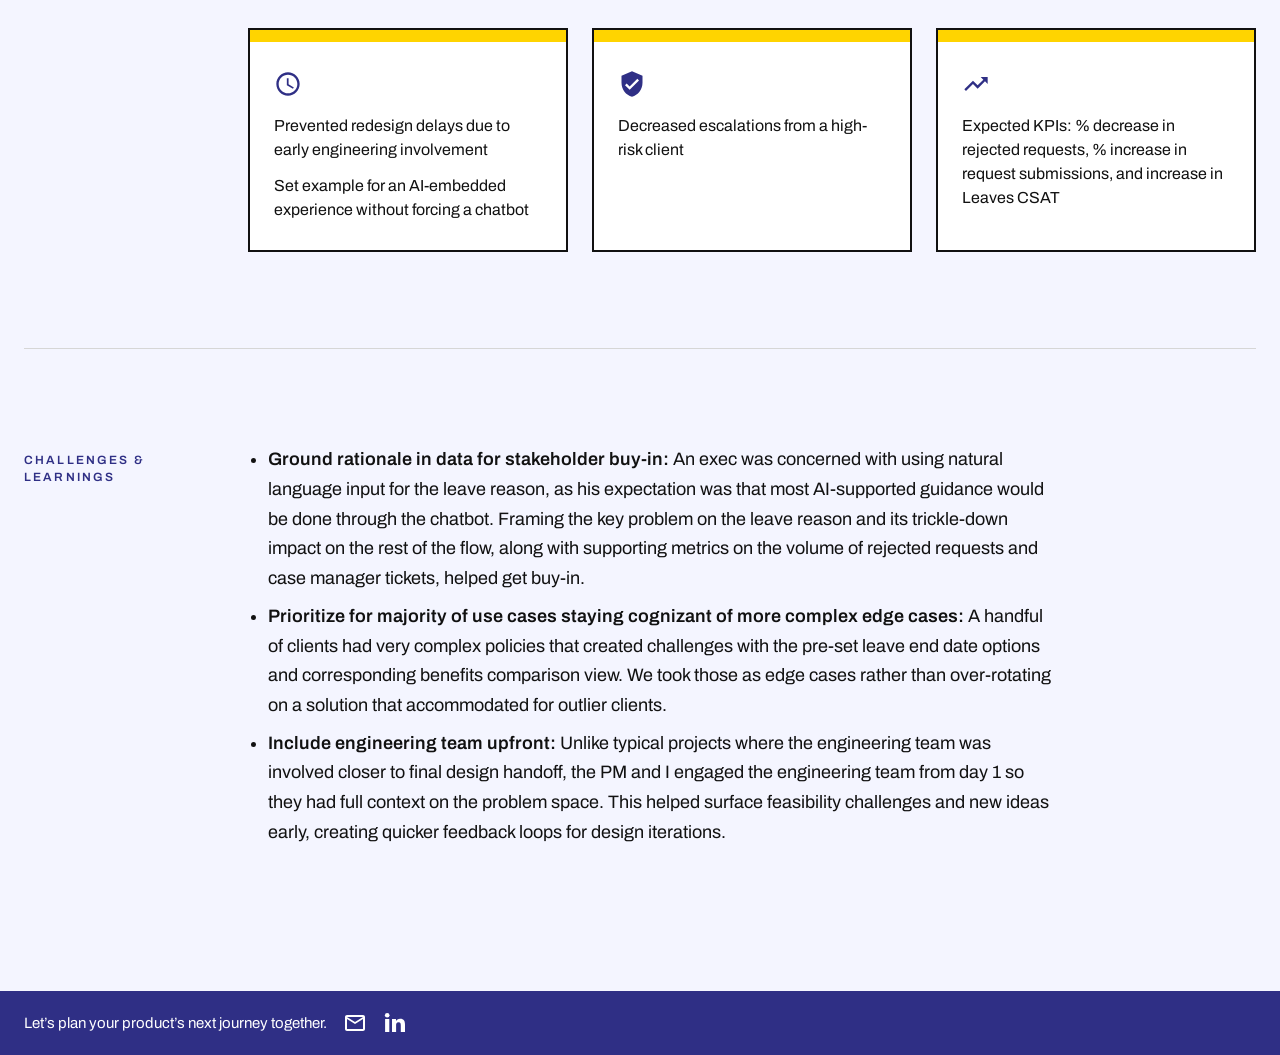
<file: leave-of-absence-request/index.html>
<!DOCTYPE html>
<html lang="en">
<head>
<meta charset="utf-8">
<meta name="viewport" content="width=device-width, initial-scale=1">
<title>Leave of Absence Request | Ji-Sook Yim</title>
<meta name="description" content="View how a redesigned leave request flow aims to give employees more confidence and peace of mind">
<link rel="icon" type="image/png" sizes="32x32" href="../assets/brand/favicon-32.png">
<link rel="icon" type="image/png" sizes="192x192" href="../assets/brand/favicon-192.png">
<link rel="apple-touch-icon" href="../assets/brand/apple-touch-icon.png">
<link rel="preconnect" href="https://fonts.gstatic.com" crossorigin>
<link href="https://fonts.googleapis.com/css2?family=Archivo:wdth,wght@62..125,400..800&display=swap" rel="stylesheet">
<link rel="stylesheet" href="../components/site.css?v=96ff0955">
<link rel="stylesheet" href="../components/theme-departure-board.css?v=722f740d">
<link rel="stylesheet" href="../components/case-study.css?v=2dcfb003">
</head>
<body class="cs-page" data-route="signal-yellow" style="--route: var(--signal-yellow)">

<div class="site-bar">
<header class="site-nav">
  <a class="site-name" href="../index.html"><img class="site-mark" src="../assets/brand/jsy-mark.webp" alt="" width="32" height="32"><span class="site-name-text">Ji-Sook Yim</span></a>
  <nav>
    <ul>
      <li><a href="#">AI Lab</a></li>
      <li><a href="#">Resume</a></li>
      <li><a href="#">About</a></li>
      <li><a href="#">Contact</a></li>
    </ul>
  </nav>
</header>
</div>

<main class="case-study">

  <div class="cs-hero-band">
  <div class="page-width cs-hero">
    <div class="cs-ticket">
      <div class="cs-ticket-main">
    <h1 class="cs-title">Leave of Absence Request</h1>
    <div class="cs-route">
      <div><p class="cs-k">From</p><p class="cs-v">Anxiety</p></div>
      <div class="cs-plane" aria-hidden="true"><svg class="plane" viewBox="0 0 24 24" width="1em" height="1em" fill="currentColor" focusable="false"><path transform="rotate(90 12 12)" d="M21 16v-2l-8-5V3.5c0-.83-.67-1.5-1.5-1.5S10 2.67 10 3.5V9l-8 5v2l8-2.5V19l-2 1.5V22l3.5-1 3.5 1v-1.5L13 19v-5.5l8 2.5z"/></svg></div>
      <div class="cs-to"><p class="cs-k">To</p><p class="cs-v">Confidence</p></div>
    </div>
    <p class="cs-summary">To compete as a full-service benefits platform, the company expanded into leave management. However, the core experience of requesting a leave of absence created escalations from clients and negative feedback from employees.</p>
      </div>
      <span class="cs-notch" aria-hidden="true"></span>
      <dl class="cs-stub">
      <div><dt>Role</dt><dd><ul><li>Product design lead: Shape design strategy while being hands-on</li><li>Guidance to content designer and researcher</li></ul></dd></div>
      <div><dt>Team</dt><dd>Product manager, Engineering lead, User researcher, Content designer</dd></div>
      <div><dt>Timeline</dt><dd>1 quarter</dd></div>
      </dl>
    </div>
    <img class="cs-cover cs-cover--cutout" src="../assets/case-studies/leave-of-absence-request/cover.webp" srcset="../assets/case-studies/leave-of-absence-request/cover-1100.webp 1100w, ../assets/case-studies/leave-of-absence-request/cover.webp 2200w" sizes="min(calc(100vw - 48px), 1120px)" alt="Two overlapping screens from the leave request flow: the leave reason step with an AI-generated response, and a table comparing two leave options." width="2200" height="1439">
  </div>
  </div>

  <div class="cs-body">
    <section class="cs-section">
      <div class="page-width">
      <div class="cs-grid">
        <h2 class="cs-label">Problem</h2>
        <div class="cs-content">
      <p>Employees struggled with unclear guidance when requesting a leave of absence, resulting in rejections and multiple HR interactions, which added administrative burden to an already stressful situation. Common pain points included:</p>
      <ul class="cs-list"><li>Being overwhelmed with volume of info</li><li>Uncertainty with providing incomplete info or making wrong choices</li><li>Confusion on their leave’s impact on pay and benefits</li></ul>
        </div>
      </div>
      </div>
    </section>

    <section class="cs-section">
      <div class="page-width">
      <div class="cs-grid">
        <h2 class="cs-label">Solution</h2>
        <div class="cs-content">
      <p>The solution centered on the key friction areas around leave reason, end date selection, and benefits impact understanding.</p>
      <p>Due to timeline and client complexity, the experience around answering additional contextual questions about the employee’s leave was deferred to a future phase of the project.</p>
      <div class="cs-cards cs-wide"><div class="cs-card"><svg class="cs-icon" viewBox="0 0 24 24" fill="currentColor" aria-hidden="true" focusable="false"><path d="M19 9l1.25-2.75L23 5l-2.75-1.25L19 1l-1.25 2.75L15 5l2.75 1.25L19 9zm-7.5.5L9 4 6.5 9.5 1 12l5.5 2.5L9 20l2.5-5.5L17 12l-5.5-2.5zM19 15l-1.25 2.75L15 19l2.75 1.25L19 23l1.25-2.75L23 19l-2.75-1.25L19 15z"/></svg><h3>Smart Leave Reason Matching</h3><p>Natural language input matches users with correct leave reason</p></div><div class="cs-card"><svg class="cs-icon" viewBox="0 0 24 24" fill="currentColor" aria-hidden="true" focusable="false"><path d="M17 12h-5v5h5v-5zM16 1v2H8V1H6v2H5c-1.11 0-1.99.9-1.99 2L3 19c0 1.1.89 2 2 2h14c1.1 0 2-.9 2-2V5c0-1.1-.9-2-2-2h-1V1h-2zm3 18H5V8h14v11z"/></svg><h3>Leave End Date Guidance</h3><p>Pre-set options help users choose between scenarios</p></div><div class="cs-card"><svg class="cs-icon" viewBox="0 0 24 24" fill="currentColor" aria-hidden="true" focusable="false"><path d="M9.01 14H2v2h7.01v3L13 15l-3.99-4v3zm5.98-1v-3H22V8h-7.01V5L11 9l3.99 4z"/></svg><h3>Benefits Comparison</h3><p>Comparison of leave durations and impact on pay, insurance, and time off</p></div></div>
      <h3>Prototype</h3>
      <figure class="cs-media cs-wide"><img src="../assets/case-studies/leave-of-absence-request/prototype-poster.webp" alt="Prototype still: the leave dates step, with guided options to prioritize job protection or wage replacement." width="1500" height="844" loading="lazy"><figcaption>Prototype video to add</figcaption></figure>
        </div>
      </div>
      </div>
    </section>

    <section class="cs-section">
      <div class="page-width">
      <div class="cs-grid">
        <h2 class="cs-label">Process</h2>
        <div class="cs-content">
      <h3>Discovery</h3>
      <p>I worked with the PM to understand:</p>
      <ul class="cs-list"><li>Where do employees drop off in the Request a Leave flow?</li><li>What are common reasons why employees call or email for support?</li><li>What are common reasons for leave requests being rejected?</li></ul>
      <p>Primary research methods consisted of:</p>
      <ul class="cs-list"><li>CSAT surveys</li><li>Interviews with clients at risk of not renewing the contract and employees who used leave management tool</li></ul>
      <figure class="cs-media cs-wide"><img src="../assets/case-studies/leave-of-absence-request/discovery.webp" alt="Research affinity map with sticky notes grouped into four themes: leave reason confusion, leave duration uncertainty, additional questions, and post-submission." width="1048" height="902" loading="lazy"></figure>
      <h3>Key User Takeaways</h3>
      <div class="cs-compare"><div><h4>Goals</h4><ul class="cs-list"><li>Get quick approval so they can focus on what matters</li><li>Peace of mind they’re covered with pay and benefits</li><li>Avoid anxiety of pending approval</li></ul></div><div><h4>Pain Points</h4><ul class="cs-list"><li>Confusion about which leave type applies to their situation</li><li>Unsure how long to take the leave</li><li>Multiple back-and-forths after submission for clarification</li><li>Increased stress while preparing for upcoming leave</li></ul></div></div>
      <h3>User Flow</h3>
      <p>I mapped out a user flow based on the product requirements doc to use for initial discussion with the PM and engineering team, focusing on the leave reason, end date selection, and benefit impact steps.</p>
      <figure class="cs-media cs-wide"><img src="../assets/case-studies/leave-of-absence-request/user-flow.webp" srcset="../assets/case-studies/leave-of-absence-request/user-flow-1100.webp 1100w, ../assets/case-studies/leave-of-absence-request/user-flow.webp 2200w" sizes="(max-width: 800px) calc(100vw - 72px), min(calc(100vw - 272px), 1056px)" alt="End-to-end user flow diagram of the leave request, with decision branches and annotation notes." width="2200" height="480" loading="lazy"></figure>
        </div>
      </div>
      </div>
    </section>

    <section class="cs-section">
      <div class="page-width">
      <div class="cs-grid">
        <h2 class="cs-label">Design Iterations</h2>
        <div class="cs-content">
      <h3>Leave Reason</h3>
      <p>Engineering team surfaced the use case of the AI-generated leave reason having various levels of confidence, which influenced design for various use cases and ways for users to “recover” from dead ends.</p>
      <figure class="cs-media cs-wide"><img src="../assets/case-studies/leave-of-absence-request/leave-reason.webp" srcset="../assets/case-studies/leave-of-absence-request/leave-reason-1100.webp 1100w, ../assets/case-studies/leave-of-absence-request/leave-reason.webp 1920w" sizes="(max-width: 800px) calc(100vw - 72px), min(calc(100vw - 272px), 1056px)" alt="Leave reason input branching into three states: strong confidence states a single leave reason, medium confidence offers 2 to 3 options to select from a list, and low confidence shows a dropdown list." width="1920" height="1080" loading="lazy"></figure>
      <h3>Leave End Date</h3>
      <p>Content design was crucial to the final design, balancing plain language with additional guidance without overwhelming the user.</p>
      <figure class="cs-media cs-wide"><img src="../assets/case-studies/leave-of-absence-request/leave-end-date.webp" srcset="../assets/case-studies/leave-of-absence-request/leave-end-date-1100.webp 1100w, ../assets/case-studies/leave-of-absence-request/leave-end-date.webp 1920w" sizes="(max-width: 800px) calc(100vw - 72px), min(calc(100vw - 272px), 1056px)" alt="Three end date concepts. Rejected: option to compare, because of cognitive overload and most leaves having 2 pre-set options. Rejected: show end date, because real-time retrieval hurts page performance. Selected: clear copy with a tool tip, using straightforward labels with contextual definitions." width="1920" height="873" loading="lazy"></figure>
      <p>I reframed the comparison screen to less literal about the weekly breakdown, and more on what users would care most. What would they gain or give up between the two durations?</p>
      <figure class="cs-media cs-wide"><img src="../assets/case-studies/leave-of-absence-request/comparison.webp" srcset="../assets/case-studies/leave-of-absence-request/comparison-1100.webp 1100w, ../assets/case-studies/leave-of-absence-request/comparison.webp 1920w" sizes="(max-width: 800px) calc(100vw - 72px), min(calc(100vw - 272px), 1056px)" alt="Three comparison concepts. Rejected: weekly breakdown table, which is not a true comparison and could leave many empty cells. Rejected: bundled cards, which lack a comparison concept. Selected: outcome-based table, anchored on core benefits to show what is gained versus lost." width="1920" height="924" loading="lazy"></figure>
        </div>
      </div>
      </div>
    </section>

    <section class="cs-section">
      <div class="page-width">
      <div class="cs-grid">
        <h2 class="cs-label">Impact</h2>
        <div class="cs-content">
      <p>The project’s value extended beyond the expected KPIs. It demonstrated how strong partnership with engineering and thoughtfulness behind the solution can drive better outcomes across cross-team collaboration and client relationships.</p>
      <div class="cs-cards cs-wide"><div class="cs-card"><svg class="cs-icon" viewBox="0 0 24 24" fill="currentColor" aria-hidden="true" focusable="false"><path d="M11.99 2C6.47 2 2 6.48 2 12s4.47 10 9.99 10C17.52 22 22 17.52 22 12S17.52 2 11.99 2zM12 20c-4.42 0-8-3.58-8-8s3.58-8 8-8 8 3.58 8 8-3.58 8-8 8zm.5-13H11v6l5.25 3.15.75-1.23-4.5-2.67z"/></svg><p>Prevented redesign delays due to early engineering involvement</p><p>Set example for an AI-embedded experience without forcing a chatbot</p></div><div class="cs-card"><svg class="cs-icon" viewBox="0 0 24 24" fill="currentColor" aria-hidden="true" focusable="false"><path d="M12 1L3 5v6c0 5.55 3.84 10.74 9 12 5.16-1.26 9-6.45 9-12V5l-9-4zm-2 16l-4-4 1.41-1.41L10 14.17l6.59-6.59L18 9l-8 8z"/></svg><p>Decreased escalations from a high-risk client</p></div><div class="cs-card"><svg class="cs-icon" viewBox="0 0 24 24" fill="currentColor" aria-hidden="true" focusable="false"><path d="M16 6l2.29 2.29-4.88 4.88-4-4L2 16.59 3.41 18l6-6 4 4 6.3-6.29L22 12V6z"/></svg><p>Expected KPIs: % decrease in rejected requests, % increase in request submissions, and increase in Leaves CSAT</p></div></div>
        </div>
      </div>
      </div>
    </section>

    <section class="cs-section">
      <div class="page-width">
      <div class="cs-grid">
        <h2 class="cs-label">Challenges &amp; Learnings</h2>
        <div class="cs-content">
      <ul class="cs-list"><li><strong>Ground rationale in data for stakeholder buy-in:</strong> An exec was concerned with using natural language input for the leave reason, as his expectation was that most AI-supported guidance would be done through the chatbot. Framing the key problem on the leave reason and its trickle-down impact on the rest of the flow, along with supporting metrics on the volume of rejected requests and case manager tickets, helped get buy-in.</li><li><strong>Prioritize for majority of use cases staying cognizant of more complex edge cases:</strong> A handful of clients had very complex policies that created challenges with the pre-set leave end date options and corresponding benefits comparison view. We took those as edge cases rather than over-rotating on a solution that accommodated for outlier clients.</li><li><strong>Include engineering team upfront:</strong> Unlike typical projects where the engineering team was involved closer to final design handoff, the PM and I engaged the engineering team from day 1 so they had full context on the problem space. This helped surface feasibility challenges and new ideas early, creating quicker feedback loops for design iterations.</li></ul>
        </div>
      </div>
      </div>
    </section>
  </div>

</main>

<footer class="site-footer">
  <div class="footer-inner">
    <p class="footer-line">Let’s plan your product’s next journey together.</p>
    <ul class="footer-links">
      <li><a href="mailto:yim.jisook@gmail.com" aria-label="Email Ji-Sook"><svg viewBox="0 0 24 24" width="1em" height="1em" fill="currentColor" aria-hidden="true" focusable="false"><path d="M20 4H4c-1.1 0-2 .9-2 2v12c0 1.1.9 2 2 2h16c1.1 0 2-.9 2-2V6c0-1.1-.9-2-2-2zm0 14H4V8l8 5 8-5v10zm-8-7L4 6h16l-8 5z"/></svg></a></li>
      <li><a href="https://www.linkedin.com/in/jisookyim/" target="_blank" rel="noopener" aria-label="Ji-Sook on LinkedIn (opens in a new tab)"><svg viewBox="0 0 24 24" width="1em" height="1em" fill="currentColor" aria-hidden="true" focusable="false"><circle cx="4.2" cy="4.2" r="2.3"/><rect x="2.1" y="8" width="4.2" height="13"/><path d="M9 8h4v1.9c.6-1.1 2-2.2 4.1-2.2 4 0 4.9 2.6 4.9 6V21h-4.2v-6.4c0-1.6-.1-3.4-2.2-3.4-2.2 0-2.5 1.6-2.5 3.3V21H9z"/></svg></a></li>
    </ul>
  </div>
</footer>

</body>
</html>
</file>
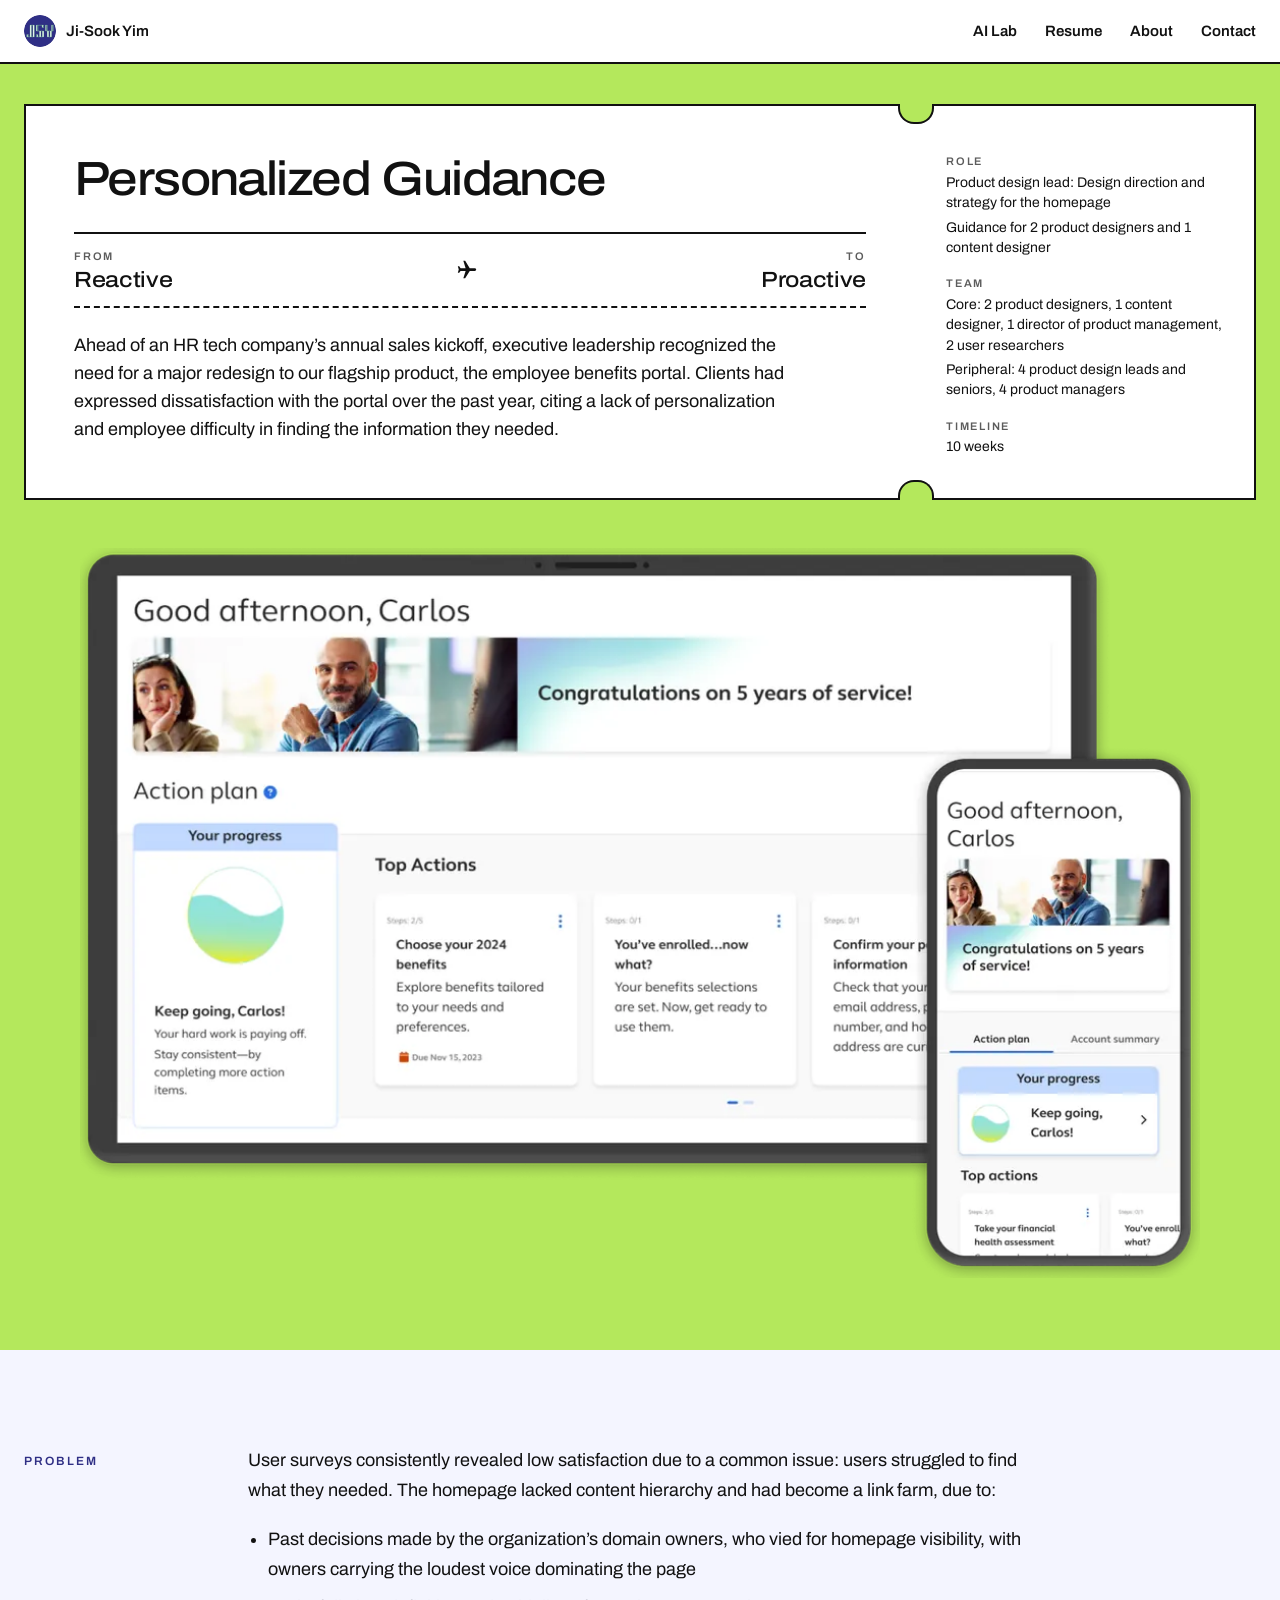
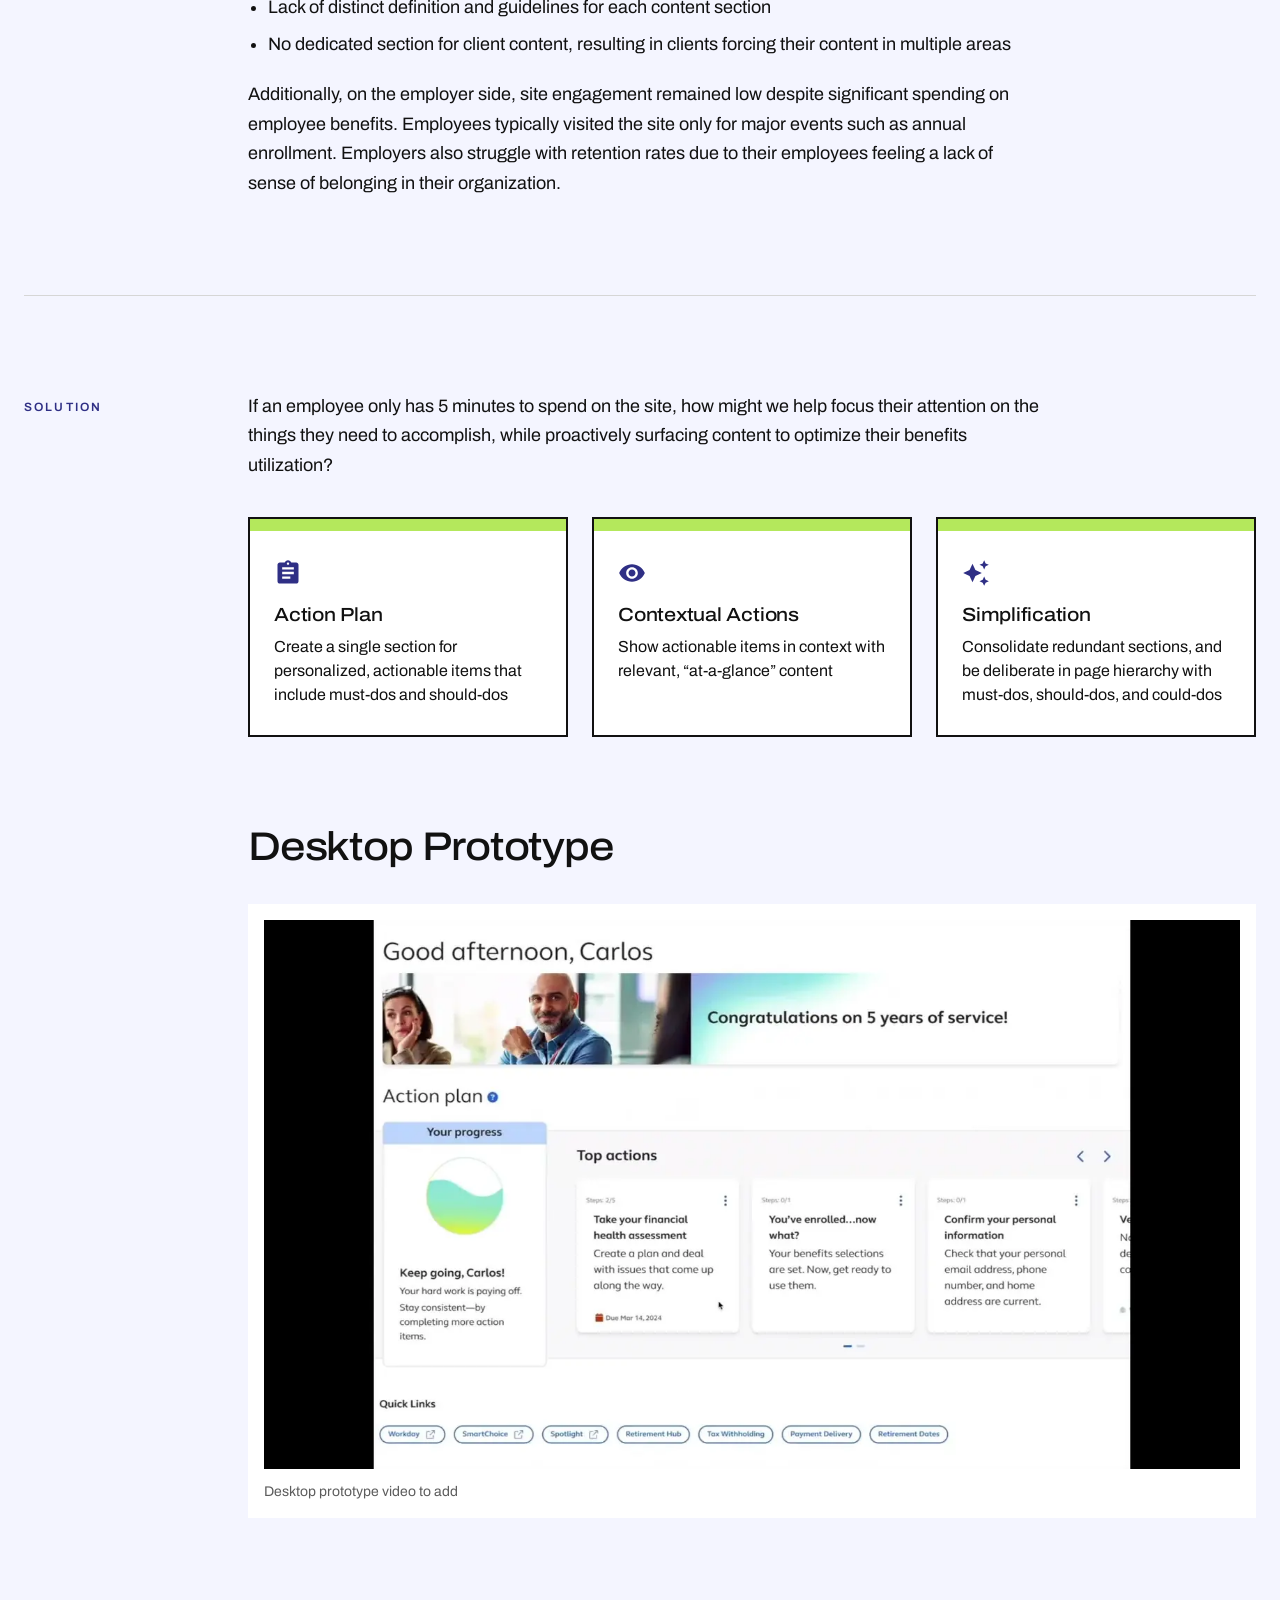
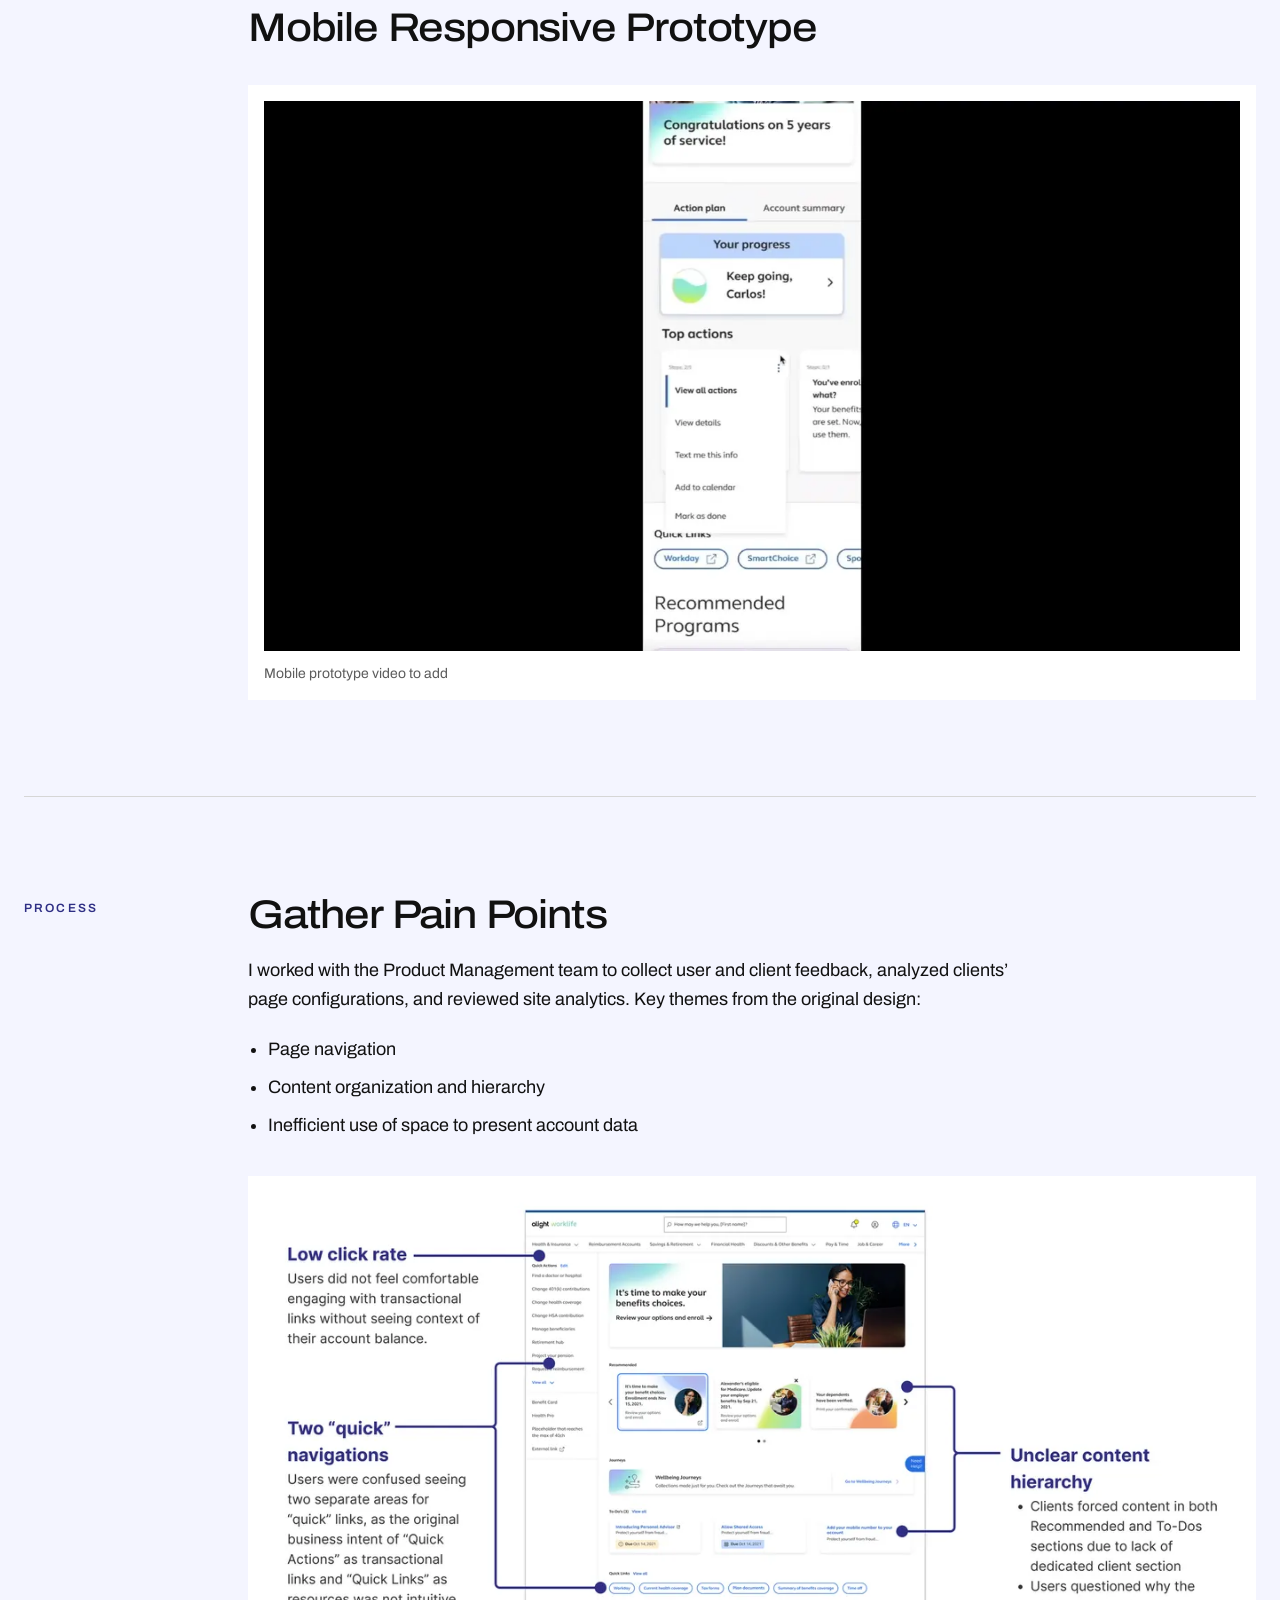
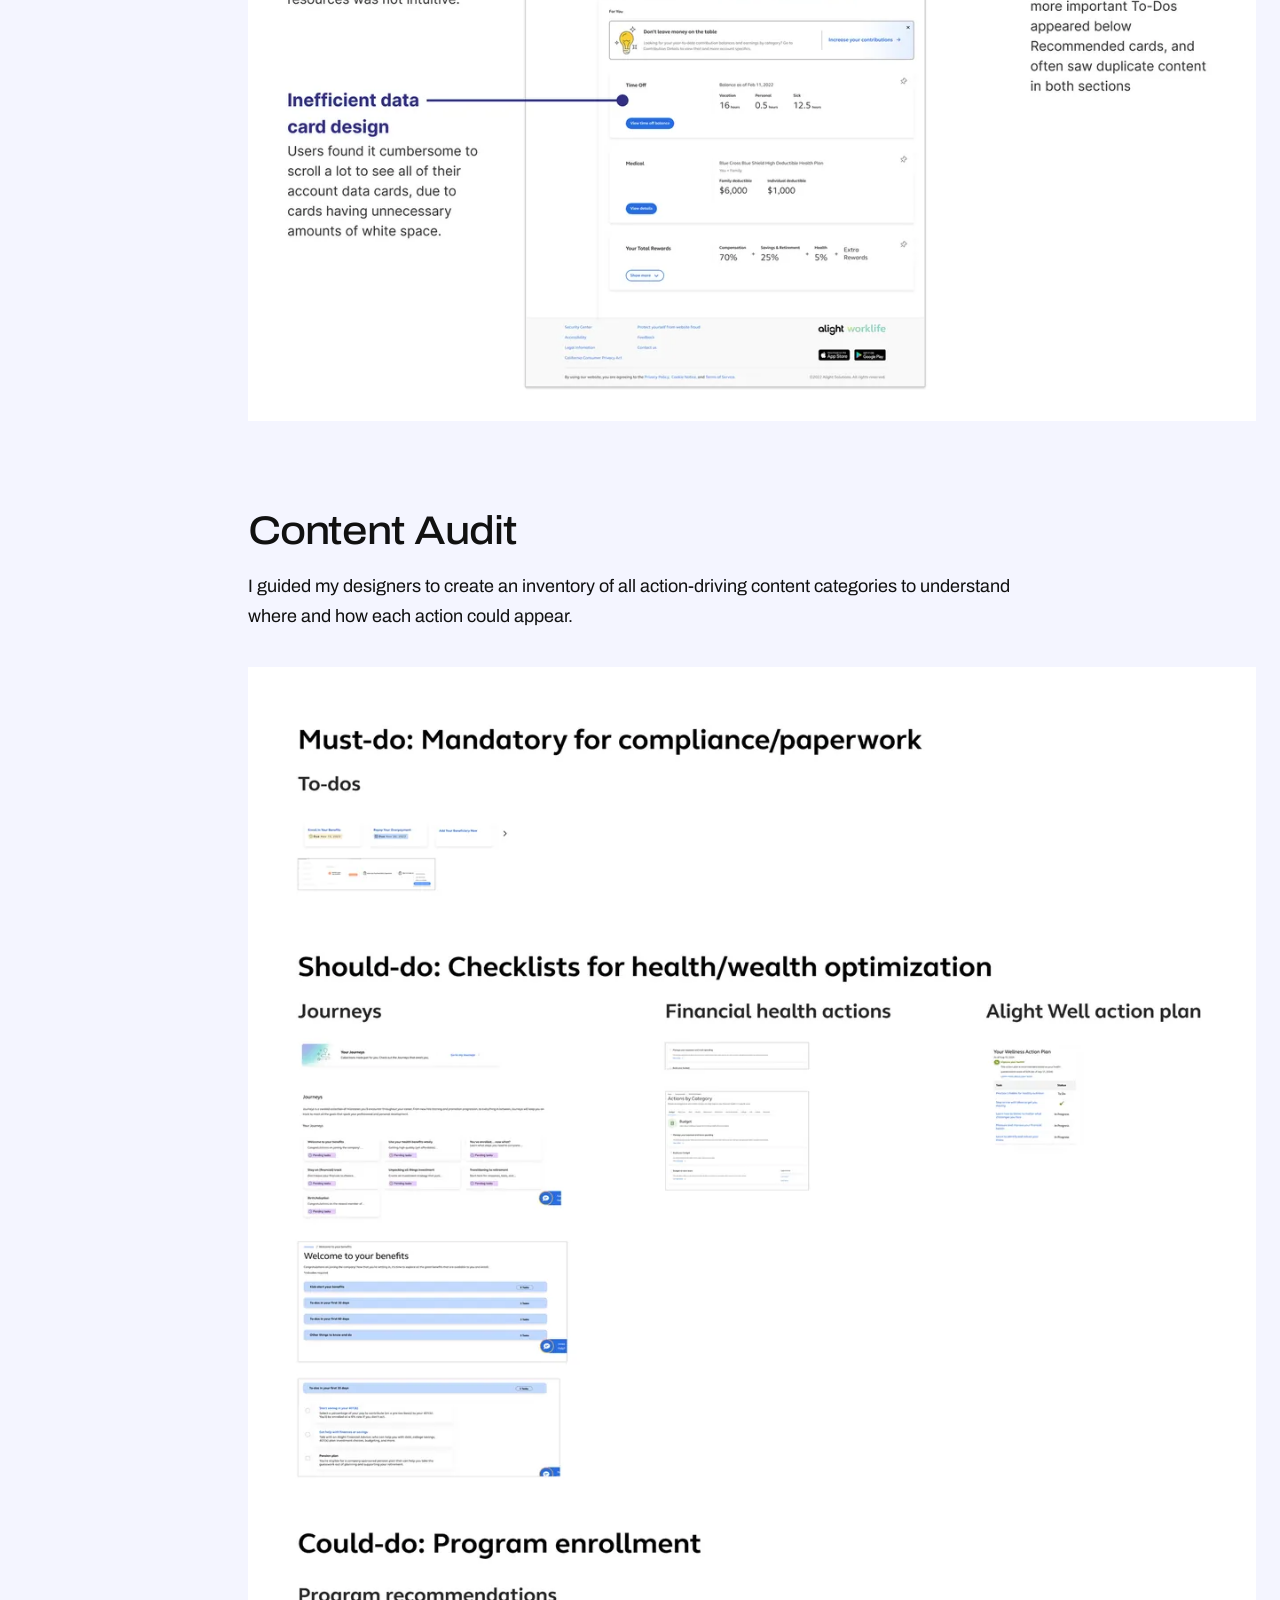
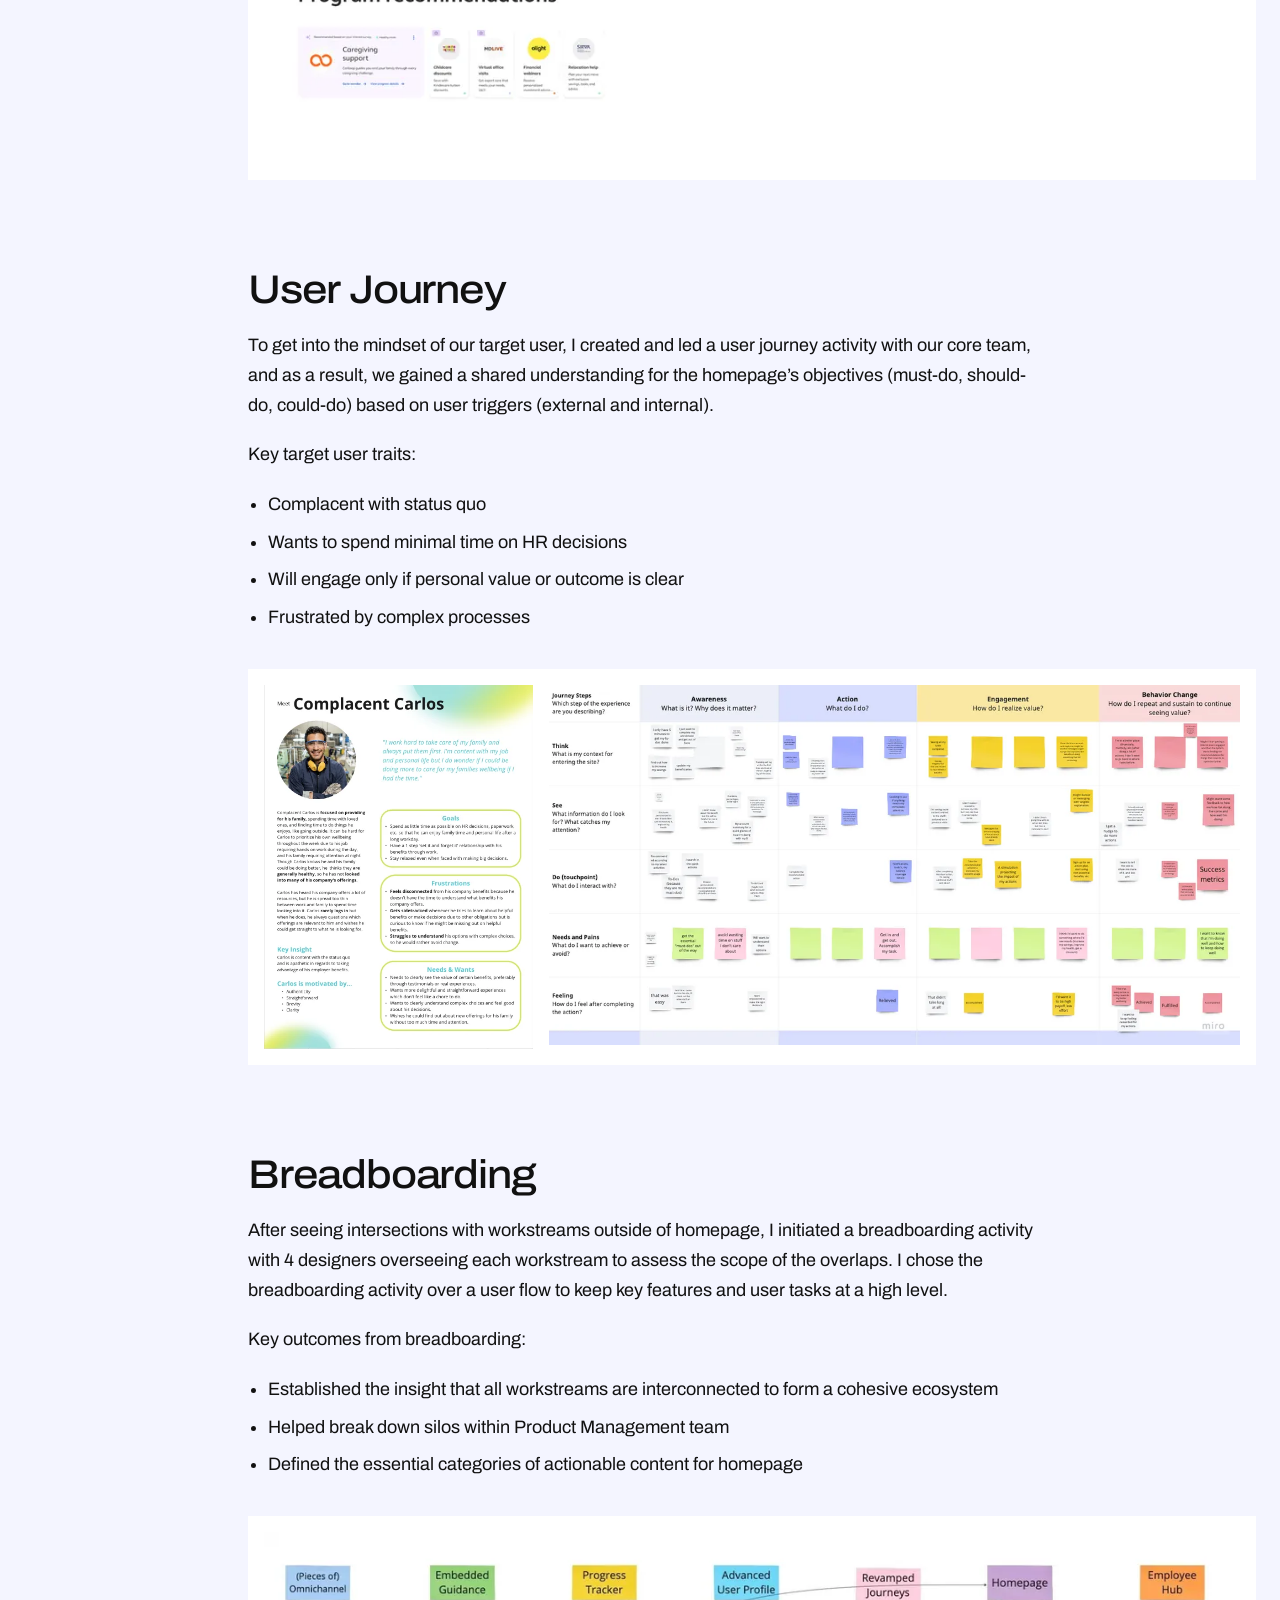
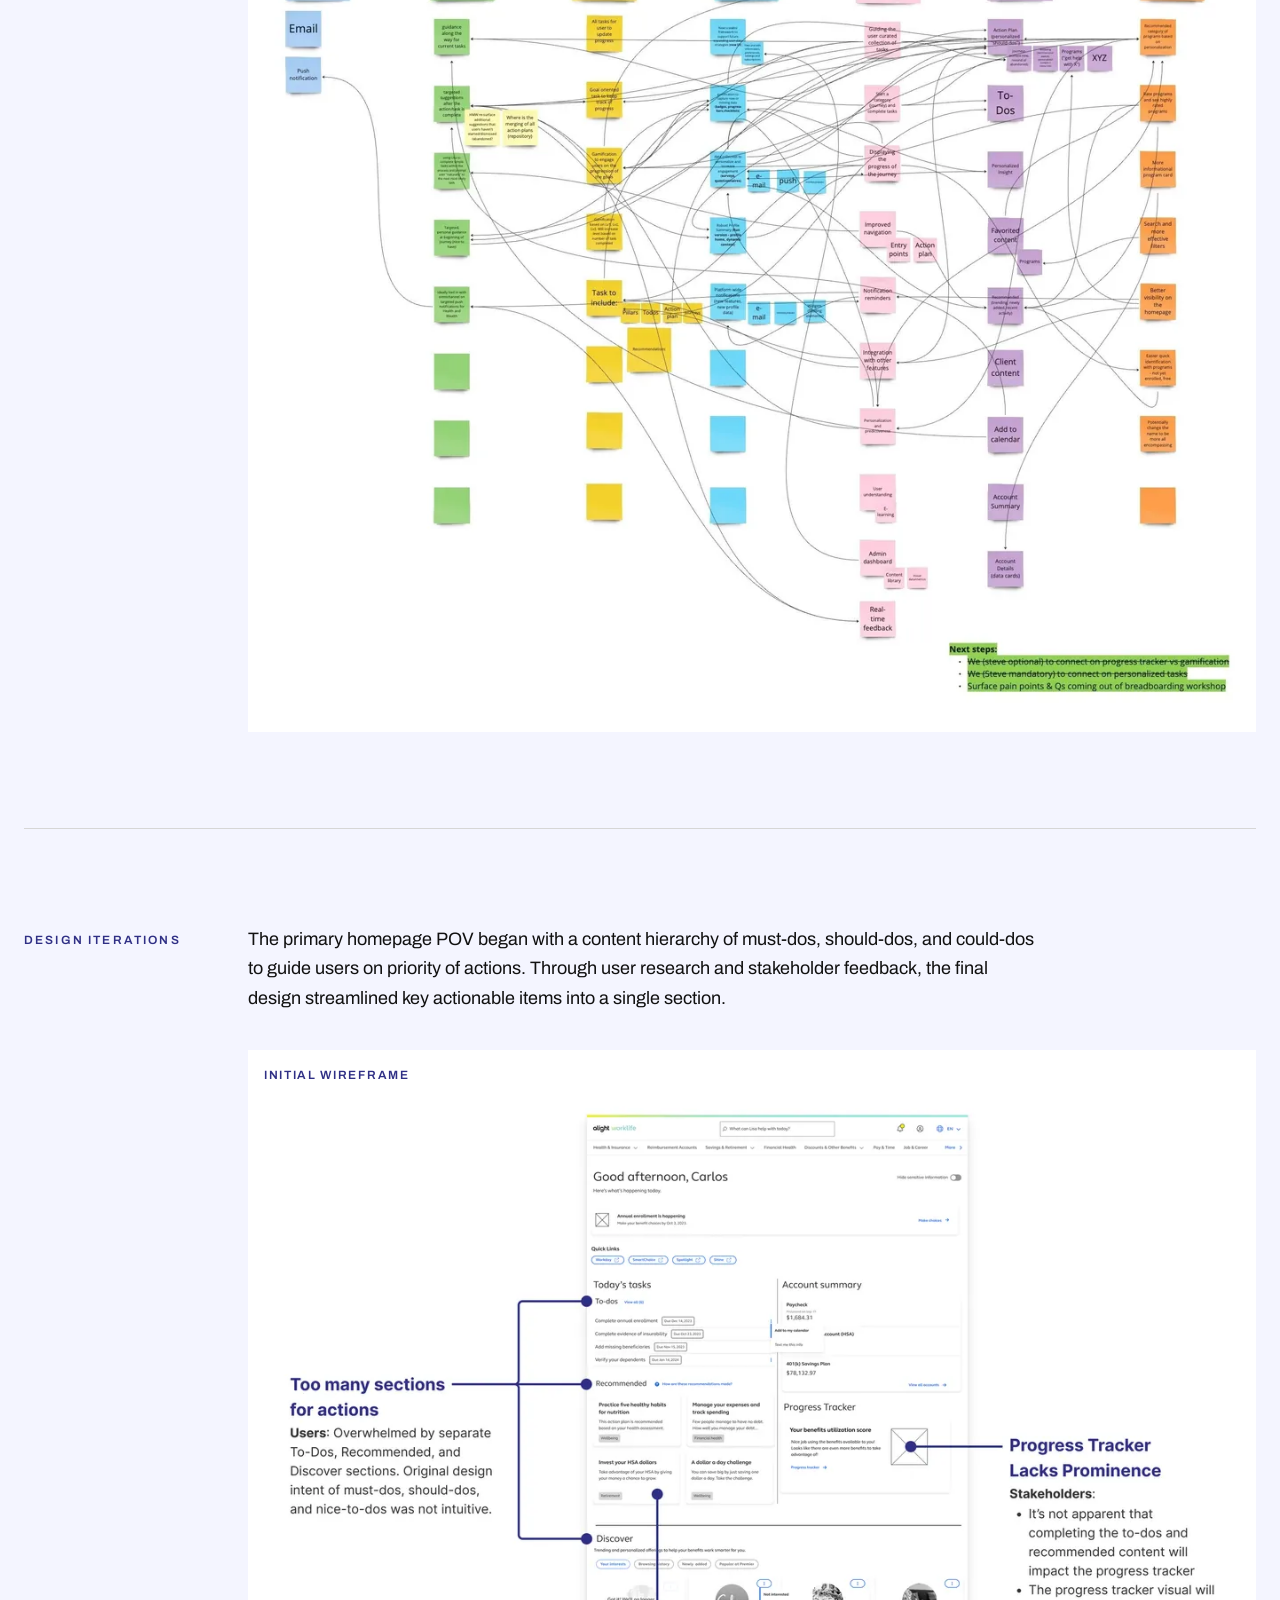
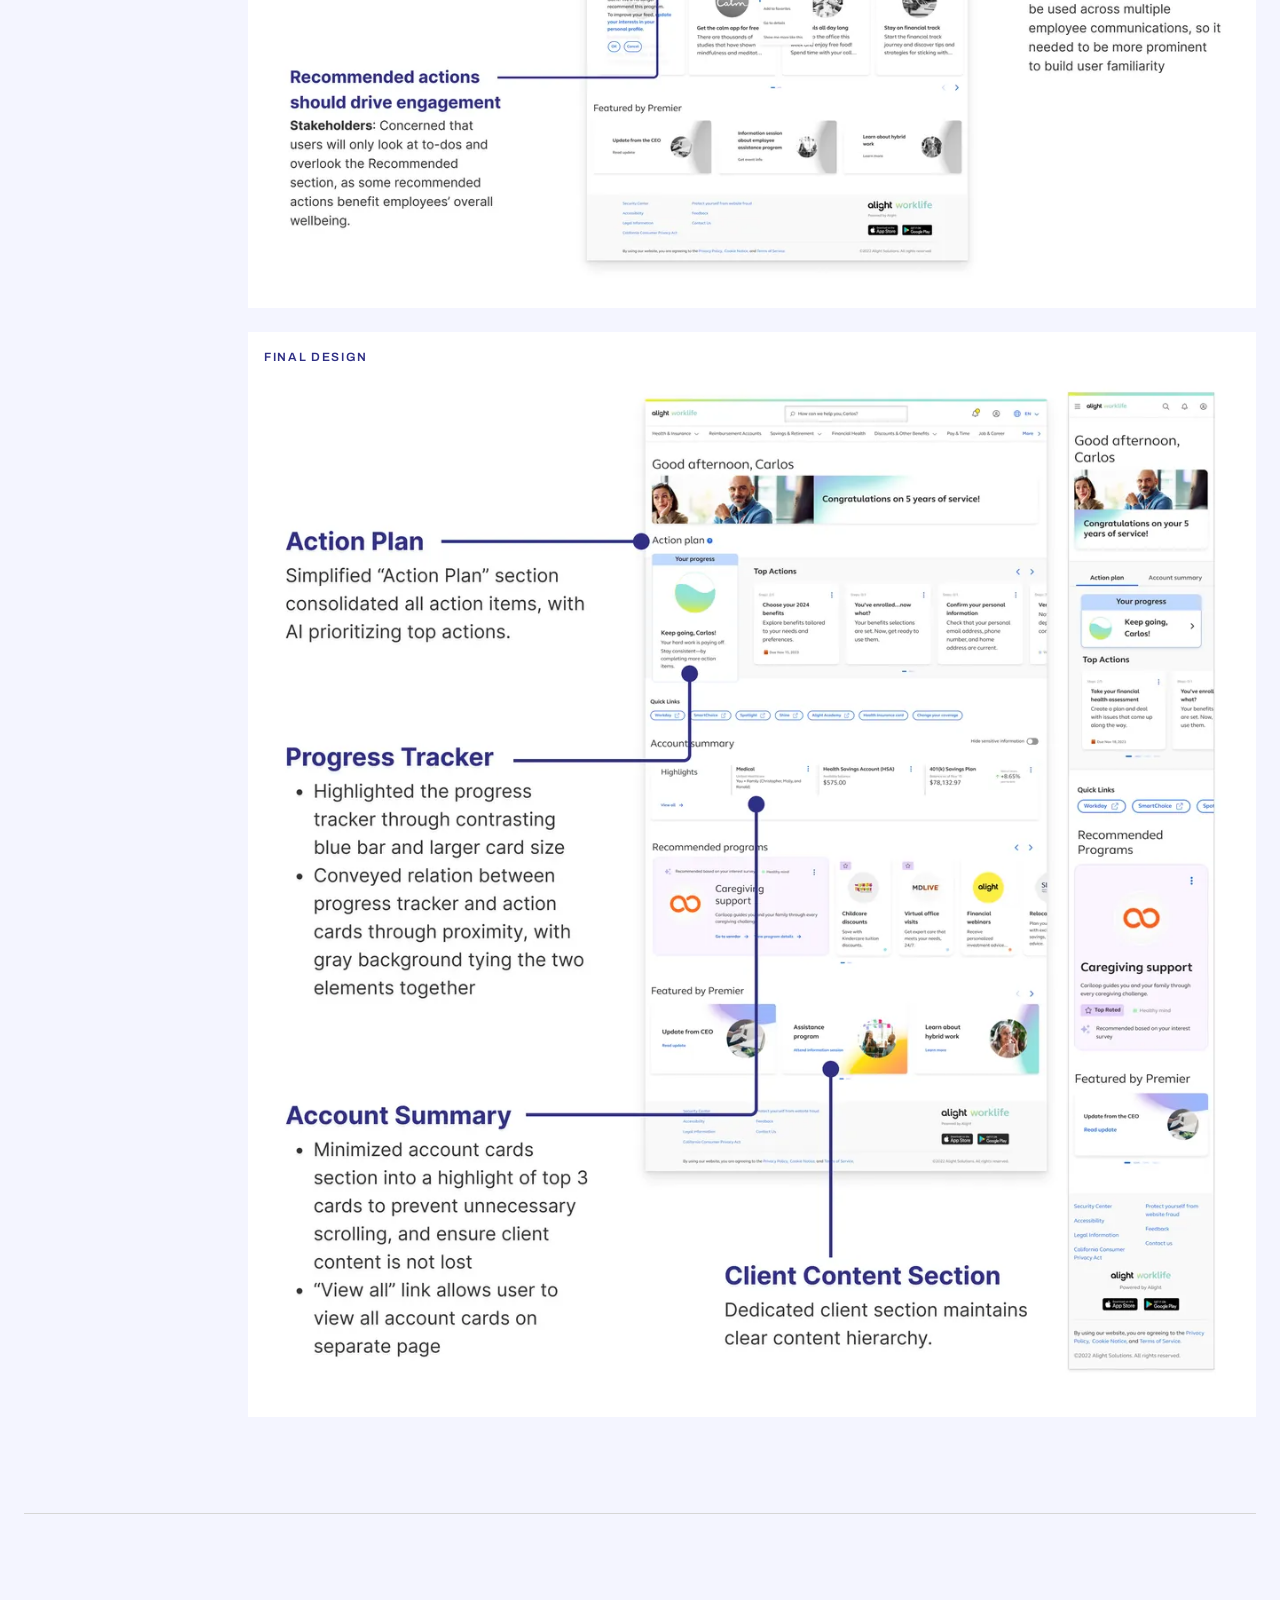
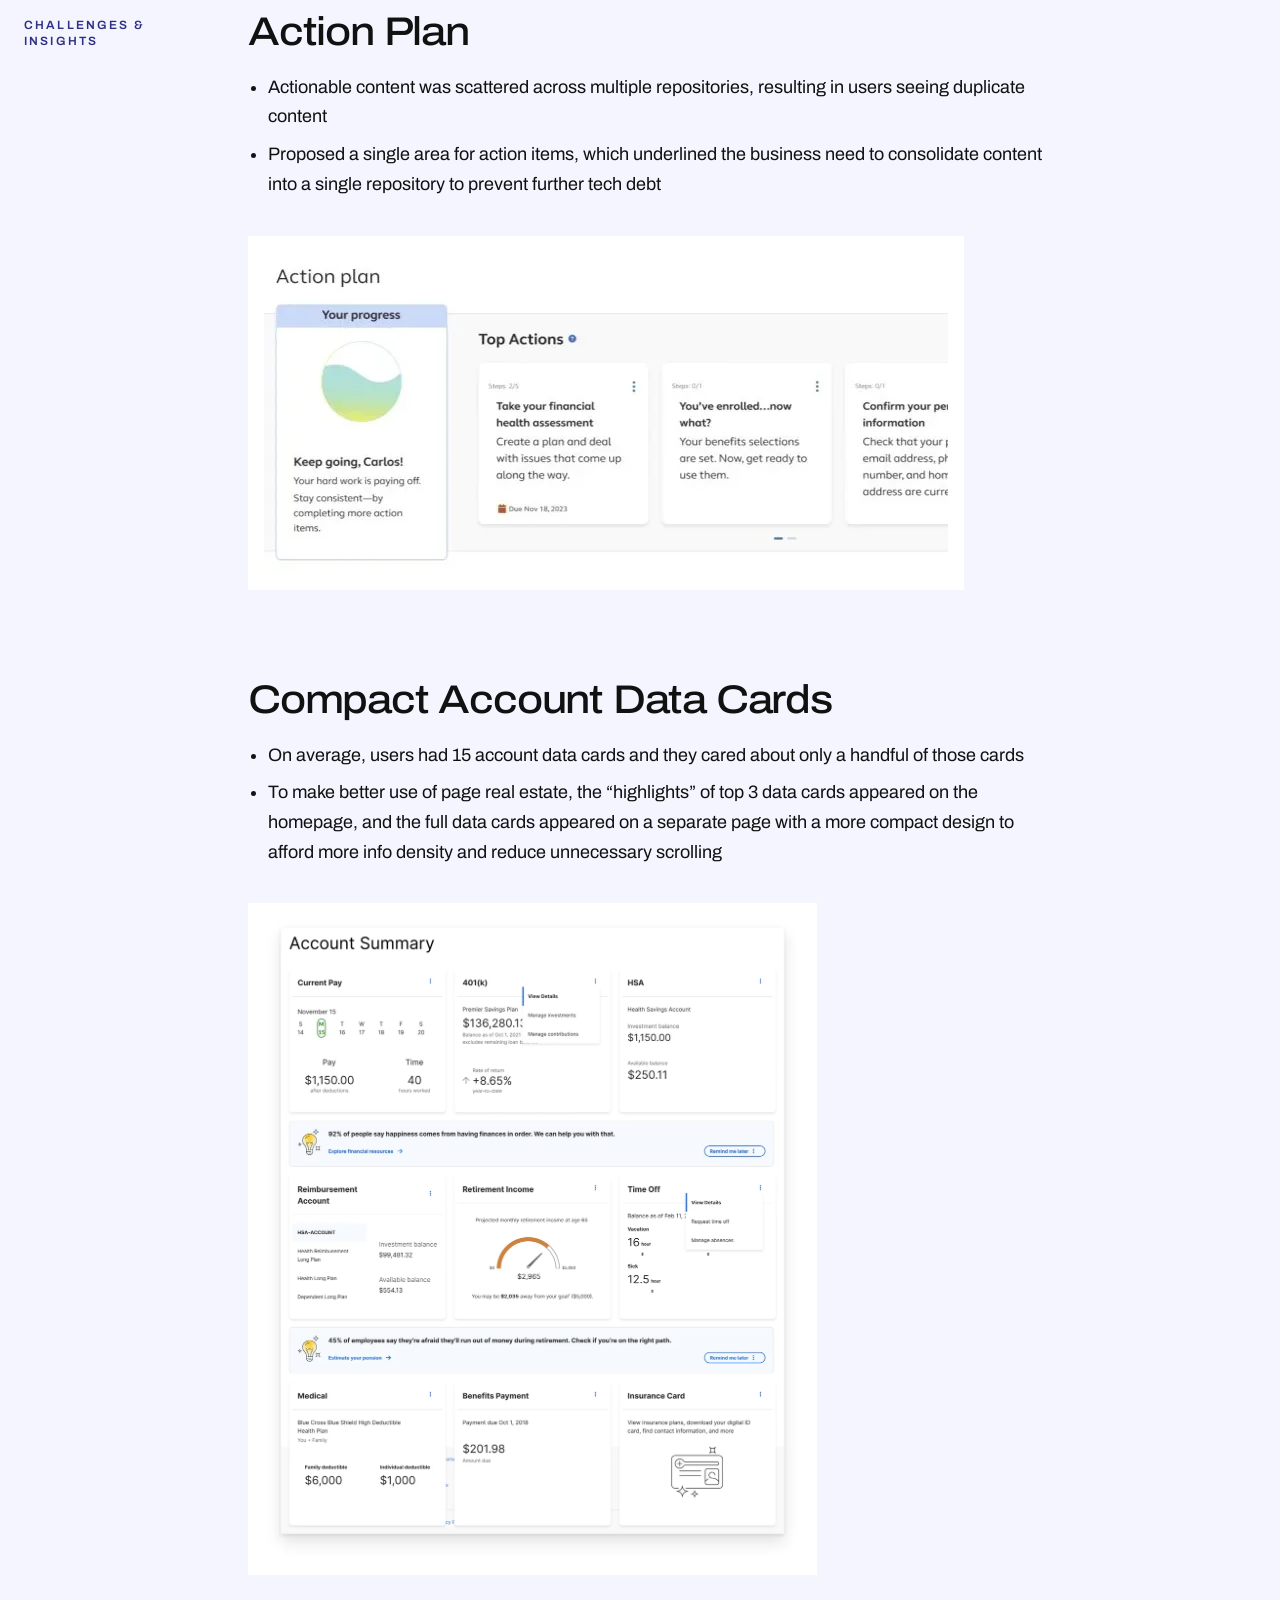
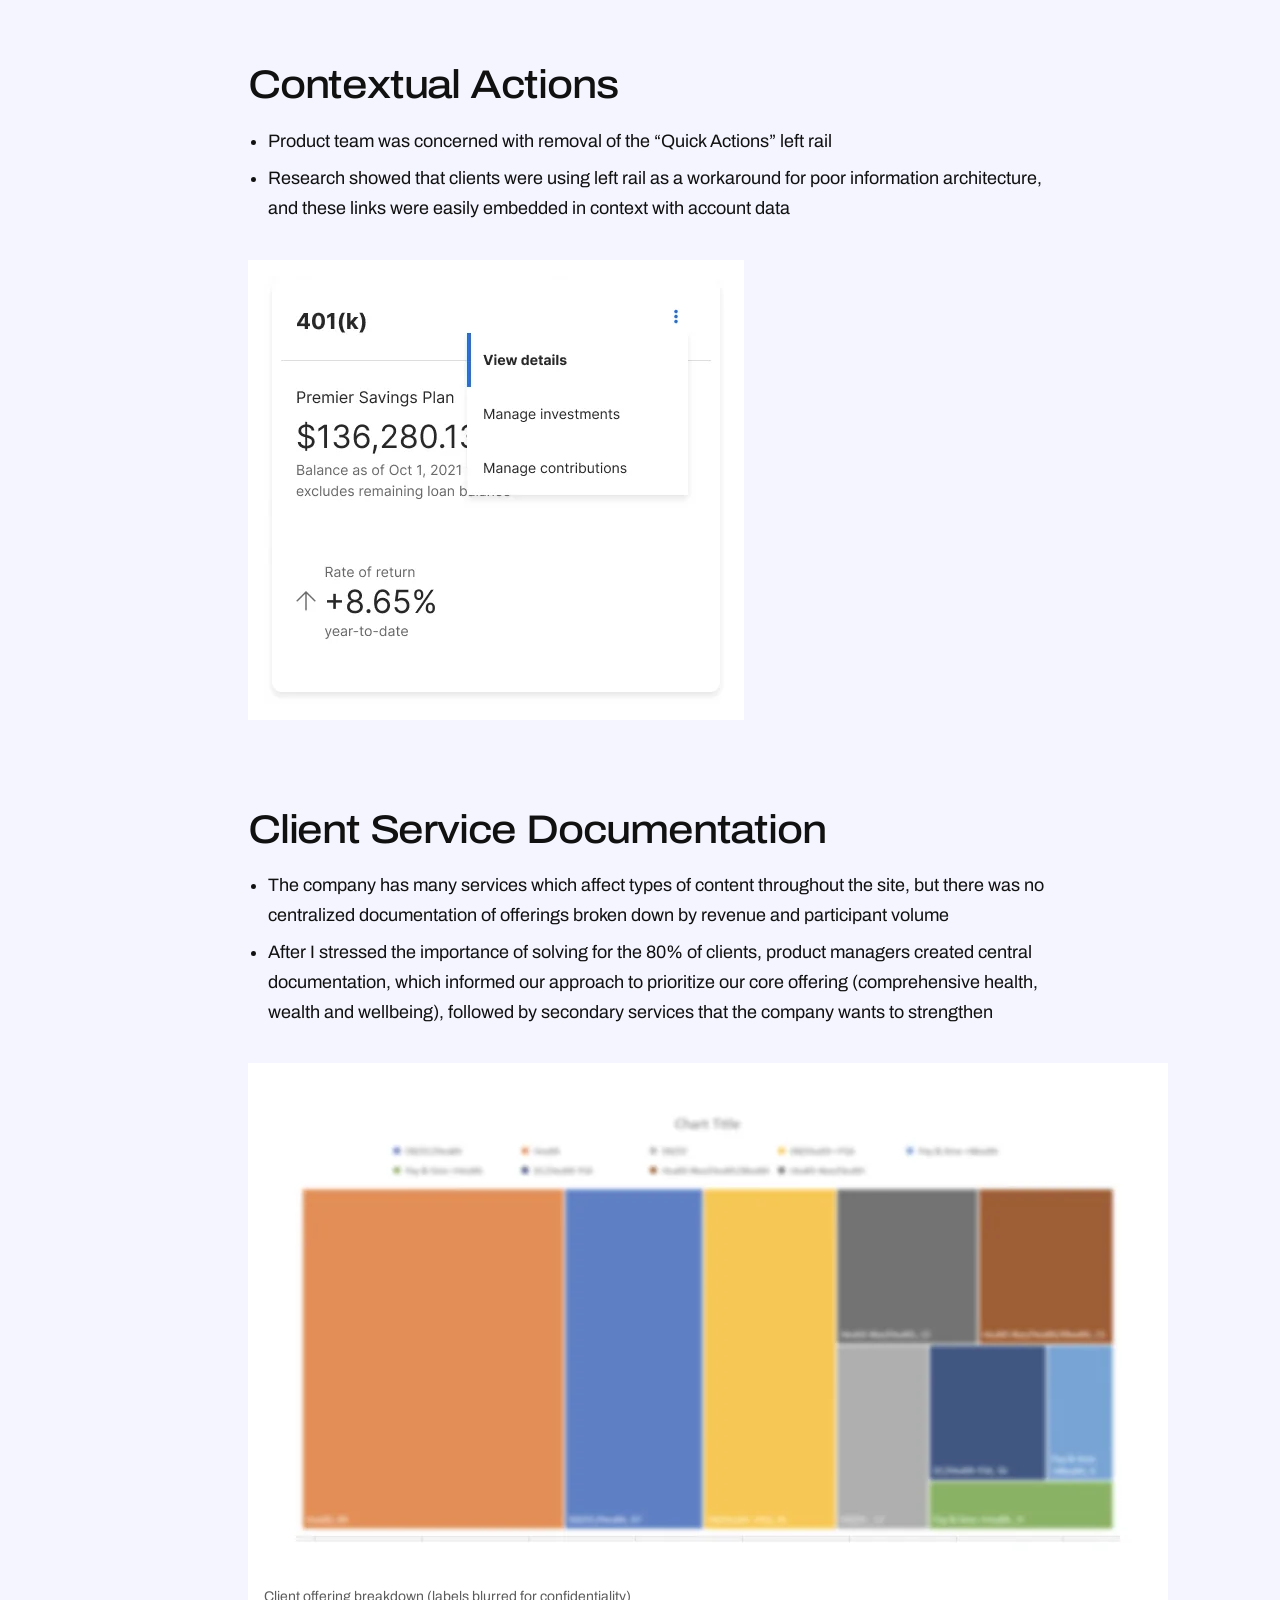
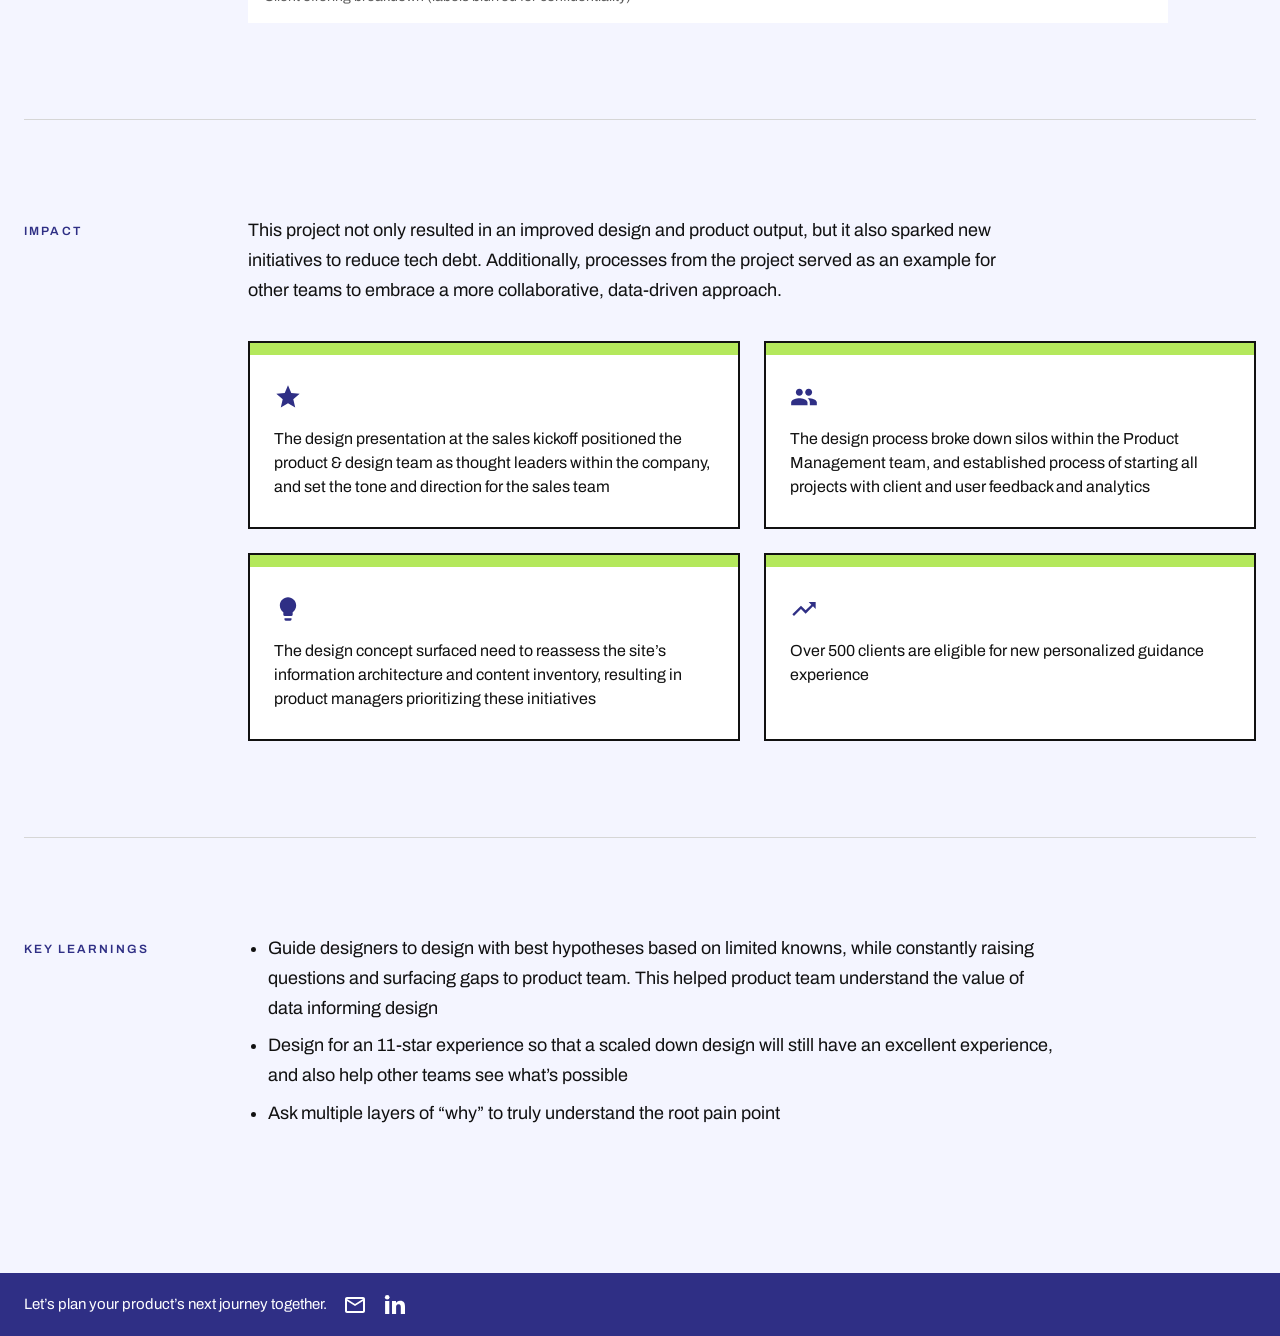
<file: personalized-guidance/index.html>
<!DOCTYPE html>
<html lang="en">
<head>
<meta charset="utf-8">
<meta name="viewport" content="width=device-width, initial-scale=1">
<title>Personalized Guidance | Ji-Sook Yim</title>
<meta name="description" content="Discover how a benefits portal proactively surfaces the next best action for employees">
<link rel="icon" type="image/png" sizes="32x32" href="../assets/brand/favicon-32.png">
<link rel="icon" type="image/png" sizes="192x192" href="../assets/brand/favicon-192.png">
<link rel="apple-touch-icon" href="../assets/brand/apple-touch-icon.png">
<link rel="preconnect" href="https://fonts.gstatic.com" crossorigin>
<link href="https://fonts.googleapis.com/css2?family=Archivo:wdth,wght@62..125,400..800&display=swap" rel="stylesheet">
<link rel="stylesheet" href="../components/site.css?v=96ff0955">
<link rel="stylesheet" href="../components/theme-departure-board.css?v=722f740d">
<link rel="stylesheet" href="../components/case-study.css?v=2dcfb003">
</head>
<body class="cs-page" data-route="lime" style="--route: var(--lime)">

<div class="site-bar">
<header class="site-nav">
  <a class="site-name" href="../index.html"><img class="site-mark" src="../assets/brand/jsy-mark.webp" alt="" width="32" height="32"><span class="site-name-text">Ji-Sook Yim</span></a>
  <nav>
    <ul>
      <li><a href="#">AI Lab</a></li>
      <li><a href="#">Resume</a></li>
      <li><a href="#">About</a></li>
      <li><a href="#">Contact</a></li>
    </ul>
  </nav>
</header>
</div>

<main class="case-study">

  <div class="cs-hero-band">
  <div class="page-width cs-hero">
    <div class="cs-ticket">
      <div class="cs-ticket-main">
    <h1 class="cs-title">Personalized Guidance</h1>
    <div class="cs-route">
      <div><p class="cs-k">From</p><p class="cs-v">Reactive</p></div>
      <div class="cs-plane" aria-hidden="true"><svg class="plane" viewBox="0 0 24 24" width="1em" height="1em" fill="currentColor" focusable="false"><path transform="rotate(90 12 12)" d="M21 16v-2l-8-5V3.5c0-.83-.67-1.5-1.5-1.5S10 2.67 10 3.5V9l-8 5v2l8-2.5V19l-2 1.5V22l3.5-1 3.5 1v-1.5L13 19v-5.5l8 2.5z"/></svg></div>
      <div class="cs-to"><p class="cs-k">To</p><p class="cs-v">Proactive</p></div>
    </div>
    <p class="cs-summary">Ahead of an HR tech company’s annual sales kickoff, executive leadership recognized the need for a major redesign to our flagship product, the employee benefits portal. Clients had expressed dissatisfaction with the portal over the past year, citing a lack of personalization and employee difficulty in finding the information they needed.</p>
      </div>
      <span class="cs-notch" aria-hidden="true"></span>
      <dl class="cs-stub">
      <div><dt>Role</dt><dd><ul><li>Product design lead: Design direction and strategy for the homepage</li><li>Guidance for 2 product designers and 1 content designer</li></ul></dd></div>
      <div><dt>Team</dt><dd><ul><li>Core: 2 product designers, 1 content designer, 1 director of product management, 2 user researchers</li><li>Peripheral: 4 product design leads and seniors, 4 product managers</li></ul></dd></div>
      <div><dt>Timeline</dt><dd>10 weeks</dd></div>
      </dl>
    </div>
    <img class="cs-cover cs-cover--cutout" src="../assets/case-studies/personalized-guidance/cover.webp" srcset="../assets/case-studies/personalized-guidance/cover-1100.webp 1100w, ../assets/case-studies/personalized-guidance/cover.webp 1657w" sizes="min(calc(100vw - 48px), 1120px)" alt="The personalized homepage on a tablet and a phone, with a greeting for Carlos, a 5-year service message, and an action plan." width="1657" height="1080">
  </div>
  </div>

  <div class="cs-body">
    <section class="cs-section">
      <div class="page-width">
      <div class="cs-grid">
        <h2 class="cs-label">Problem</h2>
        <div class="cs-content">
      <p>User surveys consistently revealed low satisfaction due to a common issue: users struggled to find what they needed. The homepage lacked content hierarchy and had become a link farm, due to:</p>
      <ul class="cs-list"><li>Past decisions made by the organization’s domain owners, who vied for homepage visibility, with owners carrying the loudest voice dominating the page</li><li>Lack of distinct definition and guidelines for each content section</li><li>No dedicated section for client content, resulting in clients forcing their content in multiple areas</li></ul>
      <p>Additionally, on the employer side, site engagement remained low despite significant spending on employee benefits. Employees typically visited the site only for major events such as annual enrollment. Employers also struggle with retention rates due to their employees feeling a lack of sense of belonging in their organization.</p>
        </div>
      </div>
      </div>
    </section>

    <section class="cs-section">
      <div class="page-width">
      <div class="cs-grid">
        <h2 class="cs-label">Solution</h2>
        <div class="cs-content">
      <p>If an employee only has 5 minutes to spend on the site, how might we help focus their attention on the things they need to accomplish, while proactively surfacing content to optimize their benefits utilization?</p>
      <div class="cs-cards cs-wide"><div class="cs-card"><svg class="cs-icon" viewBox="0 0 24 24" fill="currentColor" aria-hidden="true" focusable="false"><path d="M19 3h-4.18C14.4 1.84 13.3 1 12 1c-1.3 0-2.4.84-2.82 2H5c-1.1 0-2 .9-2 2v14c0 1.1.9 2 2 2h14c1.1 0 2-.9 2-2V5c0-1.1-.9-2-2-2zm-7 0c.55 0 1 .45 1 1s-.45 1-1 1-1-.45-1-1 .45-1 1-1zm2 14H7v-2h7v2zm3-4H7v-2h10v2zm0-4H7V7h10v2z"/></svg><h3>Action Plan</h3><p>Create a single section for personalized, actionable items that include must-dos and should-dos</p></div><div class="cs-card"><svg class="cs-icon" viewBox="0 0 24 24" fill="currentColor" aria-hidden="true" focusable="false"><path d="M12 4.5C7 4.5 2.73 7.61 1 12c1.73 4.39 6 7.5 11 7.5s9.27-3.11 11-7.5c-1.73-4.39-6-7.5-11-7.5zM12 17c-2.76 0-5-2.24-5-5s2.24-5 5-5 5 2.24 5 5-2.24 5-5 5zm0-8c-1.66 0-3 1.34-3 3s1.34 3 3 3 3-1.34 3-3-1.34-3-3-3z"/></svg><h3>Contextual Actions</h3><p>Show actionable items in context with relevant, “at-a-glance” content</p></div><div class="cs-card"><svg class="cs-icon" viewBox="0 0 24 24" fill="currentColor" aria-hidden="true" focusable="false"><path d="M19 9l1.25-2.75L23 5l-2.75-1.25L19 1l-1.25 2.75L15 5l2.75 1.25L19 9zm-7.5.5L9 4 6.5 9.5 1 12l5.5 2.5L9 20l2.5-5.5L17 12l-5.5-2.5zM19 15l-1.25 2.75L15 19l2.75 1.25L19 23l1.25-2.75L23 19l-2.75-1.25L19 15z"/></svg><h3>Simplification</h3><p>Consolidate redundant sections, and be deliberate in page hierarchy with must-dos, should-dos, and could-dos</p></div></div>
      <h3>Desktop Prototype</h3>
      <figure class="cs-media cs-wide"><img src="../assets/case-studies/personalized-guidance/desktop-poster.webp" alt="Desktop prototype still: the homepage greeting, action plan progress, and top actions." width="1400" height="788" loading="lazy"><figcaption>Desktop prototype video to add</figcaption></figure>
      <h3>Mobile Responsive Prototype</h3>
      <figure class="cs-media cs-wide"><img src="../assets/case-studies/personalized-guidance/mobile-poster.webp" alt="Mobile prototype still: the action plan with a menu open on a top action card." width="1400" height="788" loading="lazy"><figcaption>Mobile prototype video to add</figcaption></figure>
        </div>
      </div>
      </div>
    </section>

    <section class="cs-section">
      <div class="page-width">
      <div class="cs-grid">
        <h2 class="cs-label">Process</h2>
        <div class="cs-content">
      <h3>Gather Pain Points</h3>
      <p>I worked with the Product Management team to collect user and client feedback, analyzed clients’ page configurations, and reviewed site analytics. Key themes from the original design:</p>
      <ul class="cs-list"><li>Page navigation</li><li>Content organization and hierarchy</li><li>Inefficient use of space to present account data</li></ul>
      <figure class="cs-media cs-wide"><img src="../assets/case-studies/personalized-guidance/original-homepage.webp" srcset="../assets/case-studies/personalized-guidance/original-homepage-1100.webp 1100w, ../assets/case-studies/personalized-guidance/original-homepage.webp 2200w" sizes="(max-width: 800px) calc(100vw - 72px), min(calc(100vw - 272px), 1056px)" alt="Original homepage annotated with issues: low click rate, two quick navigations, unclear content hierarchy, and inefficient data card design." width="2200" height="1833" loading="lazy"></figure>
      <h3>Content Audit</h3>
      <p>I guided my designers to create an inventory of all action-driving content categories to understand where and how each action could appear.</p>
      <figure class="cs-media cs-wide"><img src="../assets/case-studies/personalized-guidance/content-audit.webp" srcset="../assets/case-studies/personalized-guidance/content-audit-1100.webp 1100w, ../assets/case-studies/personalized-guidance/content-audit.webp 2200w" sizes="(max-width: 800px) calc(100vw - 72px), min(calc(100vw - 272px), 1056px)" alt="Content audit grouping actions into must-do, should-do, and could-do categories." width="2200" height="2436" loading="lazy"></figure>
      <h3>User Journey</h3>
      <p>To get into the mindset of our target user, I created and led a user journey activity with our core team, and as a result, we gained a shared understanding for the homepage’s objectives (must-do, should-do, could-do) based on user triggers (external and internal).</p>
      <p>Key target user traits:</p>
      <ul class="cs-list"><li>Complacent with status quo</li><li>Wants to spend minimal time on HR decisions</li><li>Will engage only if personal value or outcome is clear</li><li>Frustrated by complex processes</li></ul>
      <figure class="cs-media cs-gallery cs-wide" style="--cols: minmax(0, 28fr) minmax(0, 72fr)"><img src="../assets/case-studies/personalized-guidance/persona.webp" alt="Persona profile for Complacent Carlos, with goals, frustrations, and needs." width="487" height="660" loading="lazy"><img src="../assets/case-studies/personalized-guidance/user-journey.webp" srcset="../assets/case-studies/personalized-guidance/user-journey-1100.webp 1100w, ../assets/case-studies/personalized-guidance/user-journey.webp 1385w" sizes="(max-width: 600px) calc(100vw - 56px), min(calc(50vw - 150px), 520px)" alt="User journey map across awareness, action, engagement, and behavior change." width="1385" height="721" loading="lazy"></figure>
      <h3>Breadboarding</h3>
      <p>After seeing intersections with workstreams outside of homepage, I initiated a breadboarding activity with 4 designers overseeing each workstream to assess the scope of the overlaps. I chose the breadboarding activity over a user flow to keep key features and user tasks at a high level.</p>
      <p>Key outcomes from breadboarding:</p>
      <ul class="cs-list"><li>Established the insight that all workstreams are interconnected to form a cohesive ecosystem</li><li>Helped break down silos within Product Management team</li><li>Defined the essential categories of actionable content for homepage</li></ul>
      <figure class="cs-media cs-wide"><img src="../assets/case-studies/personalized-guidance/breadboarding.webp" srcset="../assets/case-studies/personalized-guidance/breadboarding-1100.webp 1100w, ../assets/case-studies/personalized-guidance/breadboarding.webp 2146w" sizes="(max-width: 800px) calc(100vw - 72px), min(calc(100vw - 272px), 1056px)" alt="Breadboarding diagram connecting sticky notes across workstreams." width="2146" height="1722" loading="lazy"></figure>
        </div>
      </div>
      </div>
    </section>

    <section class="cs-section">
      <div class="page-width">
      <div class="cs-grid">
        <h2 class="cs-label">Design Iterations</h2>
        <div class="cs-content">
      <p>The primary homepage POV began with a content hierarchy of must-dos, should-dos, and could-dos to guide users on priority of actions. Through user research and stakeholder feedback, the final design streamlined key actionable items into a single section.</p>
      <figure class="cs-media cs-wide"><figcaption class="cs-media-label">Initial Wireframe</figcaption><img src="../assets/case-studies/personalized-guidance/before.webp" srcset="../assets/case-studies/personalized-guidance/before-1100.webp 1100w, ../assets/case-studies/personalized-guidance/before.webp 2200w" sizes="(max-width: 800px) calc(100vw - 72px), min(calc(100vw - 272px), 1056px)" alt="Initial wireframe annotated: too many sections for actions, recommended actions should drive engagement, and the progress tracker lacks prominence." width="2200" height="1797" loading="lazy"></figure>
      <figure class="cs-media cs-wide"><figcaption class="cs-media-label">Final Design</figcaption><img src="../assets/case-studies/personalized-guidance/after.webp" srcset="../assets/case-studies/personalized-guidance/after-1100.webp 1100w, ../assets/case-studies/personalized-guidance/after.webp 2200w" sizes="(max-width: 800px) calc(100vw - 72px), min(calc(100vw - 272px), 1056px)" alt="Final design annotated: a simplified Action Plan, a highlighted progress tracker, a minimized account summary, and a dedicated client content section." width="2200" height="2305" loading="lazy"></figure>
        </div>
      </div>
      </div>
    </section>

    <section class="cs-section">
      <div class="page-width">
      <div class="cs-grid">
        <h2 class="cs-label">Challenges &amp; Insights</h2>
        <div class="cs-content">
      <h3>Action Plan</h3>
      <ul class="cs-list"><li>Actionable content was scattered across multiple repositories, resulting in users seeing duplicate content</li><li>Proposed a single area for action items, which underlined the business need to consolidate content into a single repository to prevent further tech debt</li></ul>
      <figure class="cs-media cs-wide cs-media--portrait"><img src="../assets/case-studies/personalized-guidance/action-plan.webp" alt="Close-up of the Action Plan, with a progress card and top action cards." width="684" height="322" style="max-width: min(100%, 684px)" loading="lazy"></figure>
      <h3>Compact Account Data Cards</h3>
      <ul class="cs-list"><li>On average, users had 15 account data cards and they cared about only a handful of those cards</li><li>To make better use of page real estate, the “highlights” of top 3 data cards appeared on the homepage, and the full data cards appeared on a separate page with a more compact design to afford more info density and reduce unnecessary scrolling</li></ul>
      <figure class="cs-media cs-wide cs-media--portrait"><img src="../assets/case-studies/personalized-guidance/data-cards.webp" srcset="../assets/case-studies/personalized-guidance/data-cards-1100.webp 1100w, ../assets/case-studies/personalized-guidance/data-cards.webp 1536w" sizes="min(100vw, 900px)" alt="Account Summary page with compact data cards for pay, savings, and benefits." width="1536" height="1831" style="max-width: min(100%, 900px)" loading="lazy"></figure>
      <h3>Contextual Actions</h3>
      <ul class="cs-list"><li>Product team was concerned with removal of the “Quick Actions” left rail</li><li>Research showed that clients were using left rail as a workaround for poor information architecture, and these links were easily embedded in context with account data</li></ul>
      <figure class="cs-media cs-wide cs-media--portrait"><img src="../assets/case-studies/personalized-guidance/contextual-actions.webp" alt="A 401(k) card with a contextual menu: view details, manage investments, and manage contributions." width="464" height="428" style="max-width: min(100%, 464px)" loading="lazy"></figure>
      <h3>Client Service Documentation</h3>
      <ul class="cs-list"><li>The company has many services which affect types of content throughout the site, but there was no centralized documentation of offerings broken down by revenue and participant volume</li><li>After I stressed the importance of solving for the 80% of clients, product managers created central documentation, which informed our approach to prioritize our core offering (comprehensive health, wealth and wellbeing), followed by secondary services that the company wants to strengthen</li></ul>
      <figure class="cs-media cs-wide cs-media--portrait"><img src="../assets/case-studies/personalized-guidance/client-service.webp" alt="Treemap chart of client offerings, with labels blurred for confidentiality." width="888" height="495" style="max-width: min(100%, 888px)" loading="lazy"><figcaption>Client offering breakdown (labels blurred for confidentiality)</figcaption></figure>
        </div>
      </div>
      </div>
    </section>

    <section class="cs-section">
      <div class="page-width">
      <div class="cs-grid">
        <h2 class="cs-label">Impact</h2>
        <div class="cs-content">
      <p>This project not only resulted in an improved design and product output, but it also sparked new initiatives to reduce tech debt. Additionally, processes from the project served as an example for other teams to embrace a more collaborative, data-driven approach.</p>
      <div class="cs-cards cs-wide"><div class="cs-card"><svg class="cs-icon" viewBox="0 0 24 24" fill="currentColor" aria-hidden="true" focusable="false"><path d="M12 17.27L18.18 21l-1.64-7.03L22 9.24l-7.19-.61L12 2 9.19 8.63 2 9.24l5.46 4.73L5.82 21z"/></svg><p>The design presentation at the sales kickoff positioned the product &amp; design team as thought leaders within the company, and set the tone and direction for the sales team</p></div><div class="cs-card"><svg class="cs-icon" viewBox="0 0 24 24" fill="currentColor" aria-hidden="true" focusable="false"><path d="M16 11c1.66 0 2.99-1.34 2.99-3S17.66 5 16 5c-1.66 0-3 1.34-3 3s1.34 3 3 3zm-8 0c1.66 0 2.99-1.34 2.99-3S9.66 5 8 5C6.34 5 5 6.34 5 8s1.34 3 3 3zm0 2c-2.33 0-7 1.17-7 3.5V19h14v-2.5c0-2.33-4.67-3.5-7-3.5zm8 0c-.29 0-.62.02-.97.05 1.16.84 1.97 1.97 1.97 3.45V19h6v-2.5c0-2.33-4.67-3.5-7-3.5z"/></svg><p>The design process broke down silos within the Product Management team, and established process of starting all projects with client and user feedback and analytics</p></div><div class="cs-card"><svg class="cs-icon" viewBox="0 0 24 24" fill="currentColor" aria-hidden="true" focusable="false"><path d="M9 21c0 .55.45 1 1 1h4c.55 0 1-.45 1-1v-1H9v1zm3-19C8.14 2 5 5.14 5 9c0 2.38 1.19 4.47 3 5.74V17c0 .55.45 1 1 1h6c.55 0 1-.45 1-1v-2.26c1.81-1.27 3-3.36 3-5.74 0-3.86-3.14-7-7-7z"/></svg><p>The design concept surfaced need to reassess the site’s information architecture and content inventory, resulting in product managers prioritizing these initiatives</p></div><div class="cs-card"><svg class="cs-icon" viewBox="0 0 24 24" fill="currentColor" aria-hidden="true" focusable="false"><path d="M16 6l2.29 2.29-4.88 4.88-4-4L2 16.59 3.41 18l6-6 4 4 6.3-6.29L22 12V6z"/></svg><p>Over 500 clients are eligible for new personalized guidance experience</p></div></div>
        </div>
      </div>
      </div>
    </section>

    <section class="cs-section">
      <div class="page-width">
      <div class="cs-grid">
        <h2 class="cs-label">Key Learnings</h2>
        <div class="cs-content">
      <ul class="cs-list"><li>Guide designers to design with best hypotheses based on limited knowns, while constantly raising questions and surfacing gaps to product team. This helped product team understand the value of data informing design</li><li>Design for an 11-star experience so that a scaled down design will still have an excellent experience, and also help other teams see what’s possible</li><li>Ask multiple layers of “why” to truly understand the root pain point</li></ul>
        </div>
      </div>
      </div>
    </section>
  </div>

</main>

<footer class="site-footer">
  <div class="footer-inner">
    <p class="footer-line">Let’s plan your product’s next journey together.</p>
    <ul class="footer-links">
      <li><a href="mailto:yim.jisook@gmail.com" aria-label="Email Ji-Sook"><svg viewBox="0 0 24 24" width="1em" height="1em" fill="currentColor" aria-hidden="true" focusable="false"><path d="M20 4H4c-1.1 0-2 .9-2 2v12c0 1.1.9 2 2 2h16c1.1 0 2-.9 2-2V6c0-1.1-.9-2-2-2zm0 14H4V8l8 5 8-5v10zm-8-7L4 6h16l-8 5z"/></svg></a></li>
      <li><a href="https://www.linkedin.com/in/jisookyim/" target="_blank" rel="noopener" aria-label="Ji-Sook on LinkedIn (opens in a new tab)"><svg viewBox="0 0 24 24" width="1em" height="1em" fill="currentColor" aria-hidden="true" focusable="false"><circle cx="4.2" cy="4.2" r="2.3"/><rect x="2.1" y="8" width="4.2" height="13"/><path d="M9 8h4v1.9c.6-1.1 2-2.2 4.1-2.2 4 0 4.9 2.6 4.9 6V21h-4.2v-6.4c0-1.6-.1-3.4-2.2-3.4-2.2 0-2.5 1.6-2.5 3.3V21H9z"/></svg></a></li>
    </ul>
  </div>
</footer>

</body>
</html>
</file>
<file: components/site.css>
/* Homepage base styles. Colors come from DESIGN.md. Shared by every page. */

:root {
  --ink: #111111;
  --paper: #FFFFFF;
  --grey: #ECECEC;
  --muted: #5C5C5C;
  --red: #E30613;
}

* { box-sizing: border-box; }

body {
  margin: 0;
  background: var(--paper);
  color: var(--ink);
  font-family: Archivo, Helvetica, Arial, sans-serif;
  font-size: 17px;
  line-height: 1.5;
}

/* content width. Color sections sit outside it so their color runs edge to edge. */
.page-width, .site-nav {
  max-width: 1120px;
  margin: 0 auto;
  padding-left: 24px;
  padding-right: 24px;
}

/* global header: a white bar with a black rule, pinned while scrolling (no animation).
   The color sections move underneath it; navigation stays neutral on every page. */
html { scroll-padding-top: 88px; }
.site-bar {
  position: sticky;
  top: 0;
  z-index: 50;
  background: var(--paper);
  border-bottom: 2px solid var(--ink);
}
.site-nav {
  display: flex;
  justify-content: space-between;
  align-items: center;
  padding-top: 15px;
  padding-bottom: 15px;
}
/* every header link has a 32px-tall tap target */
.site-name, .site-nav a { display: inline-flex; align-items: center; min-height: 32px; }
.site-name { gap: 10px; font-weight: 800; color: var(--ink); text-decoration: none; font-size: 18px; }
.site-mark { display: block; flex: none; width: 32px; height: 32px; border-radius: 50%; }
.site-nav ul { display: flex; gap: 28px; list-style: none; margin: 0; padding: 0; }
.site-nav a { color: var(--ink); text-decoration: none; font-size: 15px; font-weight: 600; }

/* intro */
.intro { padding: 72px 0 56px; max-width: 760px; }
.eyebrow {
  font-size: 12px;
  font-weight: 700;
  letter-spacing: 0.14em;
  text-transform: uppercase;
  color: var(--red);
  margin: 0 0 16px;
}
.intro h1 {
  font-size: 64px;
  font-weight: 800;
  line-height: 1.02;
  letter-spacing: -0.02em;
  margin: 0 0 24px;
}
.lede { font-size: 19px; color: var(--muted); max-width: 58ch; margin: 0; }

/* strengths */
.strengths {
  display: grid;
  grid-template-columns: repeat(3, 1fr);
  gap: 24px;
  padding: 0 0 72px;
}
.strength { border-top: 2px solid var(--ink); padding-top: 14px; }
.strength h3 { font-size: 22px; font-weight: 700; margin: 0 0 8px; }
.strength p { font-size: 15px; color: var(--muted); margin: 0; }

/* visually hidden, still read by screen readers */
.sr-only {
  position: absolute;
  width: 1px;
  height: 1px;
  padding: 0;
  margin: -1px;
  overflow: hidden;
  clip: rect(0, 0, 0, 0);
  white-space: nowrap;
  border: 0;
}

/* section titles: no rules above them. Sections are separated by space and the grey band,
   so the only lines on the page are the cards' own borders. */
h2 {
  font-size: 40px;
  font-weight: 500;
  font-stretch: 112%;
  line-height: 1.12;
  letter-spacing: -0.025em;
  margin: 0 0 32px;
}

/* projects: tickets in a two-column grid */
.projects { padding-bottom: 96px; }
.ticket-grid {
  display: grid;
  grid-template-columns: 1fr;
  gap: 48px;
}
.ticket-grid .boarding-pass { max-width: none; margin: 0; }

/* testimonials: cards come from components/recommendation.css */
/* color band: groups "what others say" (recommendations + mentee reviews).
   A true full-width section; the .page-width inside it keeps the content aligned. */
.band-grey {
  background: var(--grey);
  padding: 96px 0;
}
.testimonials + .testimonials { margin-top: 96px; }

/* mentee reviews: ADPList embed (temporary). Frame follows DESIGN.md: square, 2px black border, no shadow. */
.adplist-frame {
  width: 100%;
  height: 560px;
  border: 2px solid var(--ink);
  background: var(--paper);
  overflow: hidden;
}
.adplist-frame iframe { display: block; width: 100%; height: 100%; border: 0; }

/* footer bar: slim ink band at the very bottom. One line on the left, email + LinkedIn icons on the right.
   Minimal: regular-weight 15px text, 24 x 24 icons and tap targets, 16px apart, each with a readable name (aria-label). */
.site-footer { background: var(--ink); color: var(--paper); }
.footer-inner {
  max-width: 1120px;
  margin: 0 auto;
  padding: 20px 24px;
  display: flex;
  align-items: center;
  justify-content: flex-start;
  gap: 16px; /* icons sit right after the line */
}
.footer-line { margin: 0; font-size: 15px; font-weight: 400; line-height: 1.4; }
.footer-links { display: flex; gap: 16px; list-style: none; margin: 0; padding: 0; }
.footer-links a {
  display: flex;
  align-items: center;
  justify-content: center;
  width: 24px;
  height: 24px;
  color: var(--paper);
  font-size: 24px; /* icon and tap target are both 24 x 24, with 16px between targets */
  transition: color .2s ease;
}
.footer-links a:hover { color: var(--red); }
.footer-links a:focus-visible { outline: 2px solid var(--paper); outline-offset: 4px; }
@media (prefers-reduced-motion: reduce) { .footer-links a { transition: none; } }

/* section headers share the case study headline sizes: 40 / 34 / 28 */
@media (max-width: 1000px) {
  h2 { font-size: 34px; }
}

@media (max-width: 800px) {
  .intro h1 { font-size: 44px; }
  .strengths { grid-template-columns: 1fr; }
}

@media (max-width: 600px) {
  .page-width, .site-nav { padding-left: 20px; padding-right: 20px; }

  /* one rule per section on mobile: traits drop their own top rules */
  .strength { border-top: none; padding-top: 0; }
  .strength + .strength { margin-top: 28px; }

  /* nav: one slim row on phones, with every link visible */
  html { scroll-padding-top: 72px; }
  .site-nav { gap: 12px; padding-top: 10px; padding-bottom: 10px; }
  .site-name { flex: none; font-size: 15px; white-space: nowrap; }
  .site-nav ul { gap: 14px; }
  .site-nav a { font-size: 13px; white-space: nowrap; }

  .intro { padding: 48px 0 40px; }
  .intro h1 { font-size: 38px; }
  .lede { font-size: 17px; }

  .strengths { padding-bottom: 48px; gap: 20px; }
  .projects { padding-bottom: 64px; }
  .band-grey { padding: 56px 0; }
  .testimonials + .testimonials { margin-top: 56px; }
  .ticket-grid { gap: 32px; }

  h2 { font-size: 28px; margin-bottom: 24px; }
  /* phones: still one row, with slightly smaller text so it fits at 375px */
  .footer-inner { padding: 16px; gap: 12px; }
  .footer-line { font-size: 13px; }
}

/* phones: the JSY mark stands in for the name, which stays available to screen readers */
@media (max-width: 480px) {
  .site-name-text {
    position: absolute;
    width: 1px;
    height: 1px;
    margin: -1px;
    overflow: hidden;
    clip: rect(0, 0, 0, 0);
    white-space: nowrap;
  }
}

/* smallest phones: tighten the header so every link stays inside the margin */
@media (max-width: 360px) {
  .site-nav { gap: 8px; }
  .site-name { font-size: 14px; }
  .site-nav ul { gap: 9px; }
  .site-nav a { font-size: 12px; }
}

/* plane icon between FROM and TO (boarding pass and passport). Sized by the parent's font-size. */
.plane { display: block; width: 1em; height: 1em; }
</file>
<file: components/boarding-pass.css>
/* Boarding pass component: homepage project card.
   Desktop: text on the left, image in a fixed 4:3 frame on the right.
   Mobile: stacks title, route, CTA sentence, image.
   The CTA sentence is the card's only link. When a case study page exists
   (cta_href set), the link is stretched over the whole card so the card is
   clickable; screen readers still hear just the sentence as the link name.
   Without a page, the sentence shows as plain muted text and the card is not clickable.
   Shared by every card. Change styles here. Colors come from DESIGN.md. */

:root {
  --ink: #111111;
  --paper: #FFFFFF;
  --muted: #5C5C5C;
  --red: #E30613;
}

.boarding-pass {
  display: grid;
  grid-template-columns: 1fr 1fr;
  column-gap: 40px;
  align-items: stretch;
  grid-template-rows: auto auto 1fr;
  position: relative;
  background: var(--paper);
  border: 2px solid var(--ink);
  padding: 48px 36px 36px; /* extra 12px on top for the red trim band */
  font-family: Archivo, Helvetica, Arial, sans-serif;
  color: var(--ink);
}

/* red trim band across the top, inside the black border (same idea as the passport's red header bar).
   No text in it. */
.boarding-pass::before {
  content: "";
  position: absolute;
  top: 0; left: 0; right: 0;
  height: 12px;
  background: var(--red);
}

/* tear-off stub: a half-circle notch cut into the top and bottom edges, between the text and the image
   (no perforation line: it competed with the dashed route line and split the image off).
   Desktop: centered in the column gap (exactly 50%).
   Each notch is a half-circle that sits on the card border and paints over it,
   so the curve stays open with no line closing it. */
.bp-stub {
  position: absolute;
  top: -2px;
  bottom: -2px;
  left: 50%;
  width: 0;
  pointer-events: none;
}
.bp-stub::before,
.bp-stub::after {
  content: "";
  position: absolute;
  left: -16px;
  width: 32px;
  height: 18px;
  background: var(--paper);
  border: 2px solid var(--ink);
}
.bp-stub::before { top: 0; border-top: 0; border-radius: 0 0 16px 16px; }
.bp-stub::after { bottom: 0; border-bottom: 0; border-radius: 16px 16px 0 0; }

/* left column: title at the top, route under it, CTA sentence under that */
.bp-title {
  grid-column: 1;
  grid-row: 1;
  font-size: 28px;
  font-weight: 500;
  font-stretch: 112%;
  line-height: 1.05;
  letter-spacing: -0.025em;
  margin: 0 0 24px;
  align-self: start;
}

.bp-route {
  grid-column: 1;
  grid-row: 2;
  display: flex;
  align-items: center;
  justify-content: space-between;
  gap: 14px;
  /* rules are inset inside the card padding, same as the passport */
  padding: 16px 0;
  border-top: 2px solid var(--ink);
  border-bottom: 2px dashed var(--ink);
  align-self: start;
}

/* row 3: the CTA sentence. A link when the case study page exists, plain text when not. */
.bp-cta {
  grid-column: 1;
  grid-row: 3;
  align-self: start;
  margin: 20px 0 0;
  font-size: 17px;
  line-height: 1.5;
  color: var(--muted);
}
a.bp-cta {
  color: var(--red);
  text-decoration: underline;
  text-decoration-thickness: 1px;
  text-underline-offset: 3px;
}
/* the arrow always ends the CTA copy and stays on the same line as the last word */
.bp-cta-end { white-space: nowrap; }
.bp-cta-arrow { display: inline-block; margin-left: 4px; }
a.bp-cta .bp-cta-arrow {
  display: inline-block;
  margin-left: 4px;
  text-decoration: none;
  transition: transform .2s ease;
}
/* stretch the link over the whole card */
a.bp-cta::after { content: ""; position: absolute; inset: 0; }
/* hover and keyboard focus cues on the card (only cards with a link).
   Resting: the CTA is already red and underlined, so it reads as a link.
   Hover/focus: thicker underline, the plane flies straight from FROM to TO, the CTA arrow nudges right.
   The card border stays black. Keyboard focus also gets a red outline. */
a.bp-cta { transition: text-decoration-thickness .2s ease; }
.boarding-pass:has(a.bp-cta:hover) a.bp-cta,
a.bp-cta:focus-visible { text-decoration-thickness: 2px; }
.boarding-pass:has(a.bp-cta:hover) .plane,
.boarding-pass:has(a.bp-cta:focus-visible) .plane { animation: bp-fly .9s ease-in-out forwards; }
.boarding-pass:has(a.bp-cta:hover) .bp-cta-arrow,
.boarding-pass:has(a.bp-cta:focus-visible) .bp-cta-arrow { transform: translateX(4px); }
a.bp-cta:focus-visible { outline: none; }
.boarding-pass:has(a.bp-cta:focus-visible) { outline: 3px solid var(--red); outline-offset: 4px; }

/* the flight: leaves from the FROM side, lands next to TO, and stays there while hovered */
@keyframes bp-fly {
  0%   { left: 0;    translate: 0 -50%;     opacity: 0; }
  15%  { opacity: 1; }
  100% { left: 100%; translate: -100% -50%; opacity: 1; }
}

/* reduced motion: keep the underline change, drop the movement */
@media (prefers-reduced-motion: reduce) {
  a.bp-cta, a.bp-cta .bp-cta-arrow { transition: none; }
  .boarding-pass:has(a.bp-cta:hover) .plane, .boarding-pass:has(a.bp-cta:focus-visible) .plane { animation: none; }
  .boarding-pass:has(a.bp-cta:hover) .bp-cta-arrow, .boarding-pass:has(a.bp-cta:focus-visible) .bp-cta-arrow { transform: none; }
}

/* right column: image in a fixed frame */
.bp-image {
  grid-column: 2;
  grid-row: 1 / span 3;
  display: block;
  width: 100%;
  aspect-ratio: 4 / 3;
  object-fit: cover;
  align-self: start;
}

.bp-point { display: flex; flex-direction: column; }
.bp-point.bp-to { text-align: right; }
.bp-k {
  font-size: 10px;
  font-weight: 700;
  letter-spacing: 0.14em;
  text-transform: uppercase;
  color: var(--muted);
  margin: 0 0 2px;
}
.bp-v {
  font-size: 22px;
  font-weight: 500;
  font-stretch: 112%;
  letter-spacing: -0.015em;
  line-height: 1.1;
  margin: 0;
}
/* the plane's runway: fills the space between FROM and TO; the plane rests in the middle */
.bp-arrow {
  flex: 1 1 auto;
  align-self: stretch;
  position: relative;
  min-width: 2em;
  font-size: 22px;
  color: var(--ink);
}
.bp-arrow .plane {
  position: absolute;
  top: 50%;
  left: 50%;
  translate: -50% -50%;
}

@media (max-width: 600px) {
  .boarding-pass {
    display: flex;
    flex-direction: column;
    padding: 30px 18px 20px; /* extra 10px on top for the trim band */
  }
  .boarding-pass::before { height: 10px; }
  /* phones: the notches move to the side edges, just above the image */
  .bp-stub {
    position: relative;
    top: auto; bottom: auto; left: auto;
    width: auto;
    height: 2px;
    margin: 0 -18px 18px;
  }
  .bp-stub::before, .bp-stub::after { top: -11px; bottom: auto; width: 14px; height: 24px; }
  .bp-stub::before { left: -2px; border: 2px solid var(--ink); border-left: 0; border-radius: 0 12px 12px 0; }
  .bp-stub::after { left: auto; right: -2px; border: 2px solid var(--ink); border-right: 0; border-radius: 12px 0 0 12px; }
  .bp-title { font-size: 24px; margin: 0 0 18px; align-self: stretch; }
  .bp-route { padding: 12px 0; margin-bottom: 18px; gap: 10px; align-self: stretch; }
  .bp-v { font-size: 18px; font-stretch: 100%; }
  .bp-arrow { font-size: 18px; }
  .bp-cta { margin: 0 0 18px; font-size: 16px; }
  .bp-image { margin: 0; }
}
</file>
<file: components/hero.css>
/* Hero: the From → To cycle at the top of the homepage.
   Text comes from content/hero.json. Colors come from DESIGN.md. */

.hero {
  padding: 72px 0 64px;
}

.hero-route {
  display: flex;
  align-items: flex-start;
  gap: 32px;
  border-top: 2px solid var(--ink);
  padding: 36px 0;
}

.hero-point { flex: 1; min-width: 0; }
.hero-to { text-align: left; }

.hero-label {
  font-size: 12px;
  font-weight: 700;
  letter-spacing: 0.14em;
  text-transform: uppercase;
  color: var(--muted);
  margin: 0 0 14px;
}

/* all values share one grid cell, so they overlap and the cell sizes to the longest one */
.hero-cycle {
  display: grid;
  grid-template-columns: minmax(0, 1fr);
}
.hero-to .hero-cycle { justify-items: start; }

.hero-cycle > span {
  grid-area: 1 / 1;
  font-size: clamp(40px, 5.2vw, 76px);
  font-weight: 800;
  line-height: 1.02;
  letter-spacing: -0.02em;
  opacity: 0;
  transform: translateY(18px);
  transition: opacity 0.6s ease, transform 0.6s ease;
  overflow-wrap: anywhere;
}
.hero-cycle > span.is-active {
  opacity: 1;
  transform: none;
}

.hero-arrow {
  align-self: center;
  font-size: clamp(32px, 4.4vw, 64px);
  font-weight: 800;
  color: var(--ink);
  flex: 0 0 auto;
}

@media (prefers-reduced-motion: reduce) {
  .hero-cycle > span { transition: none; }
}

@media (max-width: 600px) {
  .hero { padding: 48px 0 40px; }
  .hero-route {
    flex-direction: column;
    align-items: stretch;
    gap: 20px;
    padding: 28px 0;
  }
  .hero-to { text-align: left; }
  .hero-to .hero-cycle { justify-items: start; }
  .hero-cycle > span { font-size: 40px; white-space: normal; }
  .hero-arrow { transform: rotate(90deg); align-self: flex-start; font-size: 32px; }
}
</file>
<file: components/passport.css>
/* Passport component styles. Shared palette comes from components/site.css. */
:root { --ink:#111111; --paper:#FFFFFF; --muted:#5C5C5C; --red:#E30613; }
  .passport, .passport * { box-sizing: border-box; }
  /* the passport is the whole hero */
  .passport { border: 2px solid var(--ink); background: var(--paper); }
  .pp-head { background: var(--red); color:#fff; padding: 12px 22px; display:flex; justify-content:space-between; font-size: 12px; font-weight:700; letter-spacing:.16em; text-transform:uppercase; }
  .pp-top { display:grid; grid-template-columns: 180px 1fr; gap: 28px; padding: 26px 22px; align-items: start; }
  .photo { width: 180px; aspect-ratio: 3 / 4; object-fit: cover; display:block; padding: 0; }
  .name { font-size: clamp(32px, 4vw, 48px); font-weight: 500; font-stretch: 112%; line-height: 1.02; letter-spacing: -.03em; margin: 0 0 10px; }
  .role { font-size: 18px; font-weight: 600; margin: 0 0 14px; }
  .spec { font-size: 15px; font-weight: 600; margin: 0; }
  .spec span { color: var(--muted); font-weight: 400; }
  .pp-fields { display:grid; grid-template-columns: 1fr; }
  .field { margin: 0 22px; padding: 16px 0; border-bottom: 1px solid #d6d6d6; }
  .field:last-child { border-bottom: none; }
  .fl { list-style: none; margin: 0; padding: 0; font-size: 15px; line-height: 1.4; columns: 2; column-gap: 40px; }
  .fl li { break-inside: avoid; margin: 0 0 8px; }
  .fk { font-size: 10px; font-weight: 700; letter-spacing: .14em; text-transform: uppercase; color: var(--muted); margin: 0 0 6px; }
  .fv { font-size: 15px; line-height: 1.4; margin: 0; }
  /* the From → To band. Rules are inset inside the passport padding, same as the boarding pass. */
  .journey { margin: 0 22px; border-top: 2px solid var(--ink); border-bottom: 2px dashed var(--ink); padding: 22px 0 16px; display:grid; grid-template-columns: 1fr 56px 1fr; align-items:end; }
  .jp { min-width: 0; text-align: left; padding: 0 16px 0 0; }
  /* TO is right-aligned at every size, matching the boarding pass */
  .jp.to { padding: 0 0 0 16px; text-align: right; }
  .jp.to .cycle { justify-items: end; }
  .jk { font-size: 10px; font-weight: 700; letter-spacing: .14em; text-transform: uppercase; color: var(--muted); margin: 0 0 6px; }
  .cycle { display: grid; grid-template-columns: minmax(0,1fr); justify-items: start; }
  .cycle > span { grid-area: 1 / 1; font-size: clamp(30px, 4vw, 48px); font-weight: 500; font-stretch: 112%; line-height: 1.04; letter-spacing: -.03em; opacity: 0; transform: translateY(12px); transition: opacity .6s ease, transform .6s ease; }
  .cycle > span.is-active { opacity: 1; transform: none; }
  .jarrow { align-self: center; justify-self: center; font-size: clamp(26px, 3vw, 40px); font-weight: 800; color: var(--ink); }
  @media (prefers-reduced-motion: reduce) { .cycle > span { transition: none; } }
  @media (max-width: 800px) {
    .pp-top { grid-template-columns: 110px 1fr; gap: 16px; padding: 18px 16px; }
    .photo { width: 110px; }
    .name { font-size: 30px; }
    .role { font-size: 15px; }
    .spec { font-size: 13px; }
    .pp-fields { grid-template-columns: 1fr; }
    .fl { columns: 1; }
    .field { border-right: none; border-bottom: 1px solid #d6d6d6; margin: 0 16px; padding: 12px 0; }
    .field:last-child { border-bottom: none; }
    /* keep FROM → TO on one line on mobile, like the boarding pass */
    .passport { border-bottom: 2px solid var(--ink); }
    .journey { grid-template-columns: minmax(0,1fr) auto minmax(0,1fr); column-gap: 10px; align-items: center; margin: 0 16px; padding: 16px 0; }
    .jp, .jp.to { padding: 0; }
    .jk { margin: 0 0 2px; }
    .jarrow { font-size: 18px; }
    .cycle > span { font-size: 18px; font-weight: 500; line-height: 1.1; letter-spacing: -.01em; }
    .pp-head { padding: 10px 16px; font-size: 11px; }
  }

  /* the passport closes its own edge; the first heading below it drops its top rule */
  .passport { margin-bottom: 56px; }
  .passport + .projects h2 { border-top: none; padding-top: 0; }

  /* --- data page details: what makes it read as a passport --- */
  /* faint guilloche pattern behind the page, like the security print on a real passport.
     Very low contrast so text keeps full contrast. */
  .passport {
    container-type: inline-size;
    background-color: var(--paper);
    background-image:
      repeating-radial-gradient(circle at 78% 18%, transparent 0 9px, rgba(17,17,17,.045) 9px 10px),
      repeating-radial-gradient(circle at 18% 92%, transparent 0 13px, rgba(17,17,17,.035) 13px 14px);
  }
  .pp-data .fk { margin-bottom: 2px; }
  .pp-data .name { margin-bottom: 18px; }
  .pp-grid { display: grid; grid-template-columns: repeat(auto-fit, minmax(170px, 1fr)); gap: 12px 24px; margin: 0; }
  .pp-grid dd { margin: 0; font-size: 15px; font-weight: 600; line-height: 1.35; }

  /* interests as entry stamps: real text, tilted only slightly so it stays readable */
  .stamps { list-style: none; margin: 10px 0 4px; padding: 0; display: flex; flex-wrap: wrap; align-items: center; gap: 20px 28px; }
  /* stamps stretch to fill each row edge to edge at every size; the round seal keeps its circle */
  .stamps > .stamp { flex: 1 1 auto; }
  .stamps > .stamp-seal, .stamps > .stamp-oval { flex: 0 0 auto; }
  .stamp {
    border: 2px solid var(--ink);
    padding: 10px 14px;
    text-align: center;
    text-transform: uppercase;
    font-size: 11px;
    font-weight: 700;
    letter-spacing: .12em;
    line-height: 1.35;
    transform: rotate(-3deg);
  }
  .stamp strong { display: block; font-size: 24px; font-weight: 800; letter-spacing: 0; line-height: 1.1; margin: 2px 0; }
  .stamp-dashed { border-style: dashed; transform: rotate(2deg); }
  .stamp .nowrap { white-space: nowrap; }
  .stamp-jigsaw { transform: rotate(4deg); }
  /* six stamps: one row on wide screens, two rows of three on tablets */
  .stamp strong { white-space: nowrap; }
  @media (min-width: 1180px) {
    .stamps { flex-wrap: nowrap; gap: 12px; justify-content: space-between; padding: 0 6px; }
    .stamps > .stamp { flex: 0 0 auto; padding: 10px; font-size: 10px; letter-spacing: .08em; }
    .stamps > .stamp-postage { padding: 0; }
    .stamps > .stamp-seal { padding: 0; width: 116px; height: 116px; }
    .stamps > .stamp-oval { padding: 0; width: 172px; }
    .stamps .stamp strong { font-size: 20px; }
    .stamps .postage-paper { padding: 8px; }
    .stamps .postage-inner { padding: 7px 8px; }
  }
  @media (min-width: 801px) and (max-width: 1179px) {
    .stamps { display: grid; grid-template-columns: repeat(3, minmax(0, 1fr)); gap: 24px; align-items: center; justify-items: center; }
    .stamps > .stamp-oval { width: 190px; }
  }

  /* stamp details: small things real stamps have, used once each */
  /* framed: a thin second frame just outside the border, and a ruled top line with the plane */
  .stamp-framed { outline: 1px solid var(--ink); outline-offset: 4px; }
  .stamp-top { display: flex; justify-content: center; border-bottom: 1px solid var(--ink); padding-bottom: 4px; margin-bottom: 5px; font-size: 13px; }
  /* seal: round stamp drawn as SVG. Outer ring, inner ring, curved text between them.
     The curved text sits on a 43px radius so its letters stay clear of the outer ring. */
  .stamp-seal { border: none; padding: 0; width: 128px; height: 128px; transform: rotate(6deg); }
  .stamp-seal svg { display: block; width: 100%; height: 100%; overflow: visible; }
  .seal-arc { font-size: 9px; font-weight: 700; letter-spacing: .1em; fill: currentColor; }
  /* small icon on top of a stamp (Swiss flag, music note) */
  .stamp-icon { display: flex; justify-content: center; font-size: 16px; margin-bottom: 4px; }
  /* postage: perforated paper edge (mask cuts half-circles around the edge), outlined with
     thin drop-shadows, and a fine inner frame. The Swiss flag (in ink, monochrome) is a nod to Swatch. */
  .stamp-postage {
    --r: 4px;
    border: none;
    padding: 0;
    transform: rotate(-5deg);
    filter: drop-shadow(1px 0 0 var(--ink)) drop-shadow(-1px 0 0 var(--ink)) drop-shadow(0 1px 0 var(--ink)) drop-shadow(0 -1px 0 var(--ink));
  }
  .postage-paper {
    display: block;
    background: var(--paper);
    padding: calc(2.5 * var(--r));
    -webkit-mask:
      radial-gradient(var(--r), #0000 98%, #000) round calc(-1.5 * var(--r)) calc(-1.5 * var(--r)) / calc(3 * var(--r)) calc(3 * var(--r)),
      linear-gradient(#000 0 0) no-repeat 50% / calc(100% - 3 * var(--r)) calc(100% - 3 * var(--r));
    mask:
      radial-gradient(var(--r), #0000 98%, #000) round calc(-1.5 * var(--r)) calc(-1.5 * var(--r)) / calc(3 * var(--r)) calc(3 * var(--r)),
      linear-gradient(#000 0 0) no-repeat 50% / calc(100% - 3 * var(--r)) calc(100% - 3 * var(--r));
  }
  .postage-inner { display: block; border: 1px solid var(--ink); padding: 8px 12px; }
  .swiss-flag { display: block; }
  /* oval: drawn as SVG like the seal, so it keeps its shape and everything is centered.
     Outer ring, inner ring, "Piano" curving along the top, the subtitle along the bottom,
     stars at the sides, music note and YouTube in the middle. */
  .stamp-oval { border: none; padding: 0; width: 240px; aspect-ratio: 200 / 124; height: auto; transform: rotate(-2deg); }
  .stamp-oval svg { display: block; width: 100%; height: 100%; overflow: visible; }
  .seal-star { font-size: 9px; fill: currentColor; }
  .seal-arc-small { font-size: 7.5px; letter-spacing: .08em; }
  .seal-main { font-size: 19px; font-weight: 800; fill: currentColor; }

  /* machine-readable lines at the foot of the page. Decorative (aria-hidden); the real info is above.
     Small, muted fine print. Each line runs long and is cut at the edge on a whole character,
     so it spans the full width at any screen size. */
  .mrz {
    --mrz-pad: 22px;
    margin: 0;
    border-top: 2px solid var(--ink);
    padding: 14px var(--mrz-pad) 16px;
    font-family: "Courier New", ui-monospace, monospace;
    font-size: 15px;
    letter-spacing: .14em;
    line-height: 1.55;
    color: var(--muted);
  }
  .mrz span {
    display: block;
    width: 100%;
    width: round(down, 100%, calc(1ch + .14em));
    overflow: hidden;
    white-space: pre;
  }
  @media (max-width: 800px) {
    .mrz { --mrz-pad: 16px; padding-top: 12px; padding-bottom: 14px; font-size: 12px; }
    .pp-data .name { margin-bottom: 12px; }
    .pp-grid { grid-template-columns: 1fr; gap: 8px; }
    .pp-grid dd { font-size: 13px; }
    /* phones: a balanced two-column grid. Mentorship + SXSW, Solo travel + Swatch, Piano + Jigsaw. */
    .stamps { display: grid; grid-template-columns: minmax(0, 1fr) minmax(0, 1fr); gap: 20px 16px; align-items: center; }
    .stamps > .stamp { min-width: 0; }
    .stamps > .stamp-seal { justify-self: center; }
    .stamps > .stamp-oval { justify-self: center; width: 100%; max-width: 190px; }
    .seal-arc-small { font-size: 10px; letter-spacing: .02em; }
    .stamp-seal { width: 114px; height: 114px; }
    /* tighter stamps on phones so each line stays whole in its column */
    .stamp { padding: 10px; font-size: 10px; letter-spacing: .08em; }
    .stamp strong { font-size: 18px; white-space: nowrap; }
    .postage-paper { padding: 8px; }
    .postage-inner { padding: 8px 4px; letter-spacing: .04em; }
  }

  /* Impact: four results, big number then what it means.
     Desktop: two columns (2 x 2), no dividers inside (a split rule looked choppy); rows separated by space.
     Phones: one column with a thin rule between rows. */
  /* Number columns size to their widest number (subgrid), so the gap to the text stays tight. */
  .impact { list-style: none; margin: 8px 0 0; padding: 0; display: grid; grid-template-columns: auto minmax(0, 1fr) auto minmax(0, 1fr); gap: 16px 40px; }
  .impact li { grid-column: span 2; display: grid; grid-template-columns: subgrid; column-gap: 20px; align-items: baseline; }
  .im-num { font-size: 32px; font-weight: 800; line-height: 1; letter-spacing: -.02em; }
  .im-text { font-size: 17px; line-height: 1.35; }
  @media (max-width: 800px) {
    .impact { grid-template-columns: minmax(0, 1fr); gap: 0; margin-top: 4px; }
    .impact li { grid-column: auto; grid-template-columns: 108px minmax(0, 1fr); gap: 12px; padding: 10px 0; border-bottom: 1px solid #d6d6d6; }
    .impact li:last-child { border-bottom: none; padding-bottom: 4px; }
    .im-num { font-size: 24px; }
    .im-text { font-size: 15px; }
  }

/* space between the header bar and the passport */
.page-width > .passport:first-child { margin-top: 40px; }
@media (max-width: 600px) { .page-width > .passport:first-child { margin-top: 24px; } }

/* smallest phones: keep the full second line visible */
@media (max-width: 360px) { .mrz { font-size: 10px; } }
</file>
<file: components/recommendation.css>
/* Recommendation card: quote, divider, then headshot + name + title.
   Layout follows the cards on the current Squarespace site; visuals follow DESIGN.md
   (square corners, black border, Archivo, base palette). Shared by every card. */

.rec-grid {
  display: grid;
  grid-template-columns: repeat(2, minmax(0, 1fr));
  gap: 24px;
  align-items: stretch;
}

.rec-card {
  display: flex;
  flex-direction: column;
  margin: 0;
  padding: 32px;
  border: 2px solid var(--ink);
  background: var(--paper);
}

.rec-quote { margin: 0; flex: 1; }
.rec-quote p {
  margin: 0;
  font-size: 17px;
  line-height: 1.5;
  color: var(--ink);
}

/* divider sits inside the card padding, like the boarding pass rules */
.rec-meta {
  display: flex;
  align-items: center;
  gap: 16px;
  margin-top: 24px;
  padding-top: 16px;
  border-top: 1px solid var(--ink);
}

.rec-avatar {
  flex: none;
  width: 48px;
  height: 48px;
  border-radius: 50%;
  object-fit: cover;
  display: grid;
  place-items: center;
  background: #ECECEC;
  color: var(--ink);
  font-size: 14px;
  font-weight: 700;
  letter-spacing: 0.04em;
}

.rec-name { margin: 0; font-size: 15px; font-weight: 700; color: var(--ink); }
.rec-title { margin: 2px 0 0; font-size: 14px; color: var(--muted); }

@media (max-width: 800px) {
  .rec-grid { grid-template-columns: 1fr; }
}

@media (max-width: 600px) {
  .rec-grid { gap: 16px; }
  .rec-card { padding: 20px 18px; }
  .rec-quote p { font-size: 16px; }
}
</file>
<file: components/stamp-postcards.css>
/* Stamp postcards: each passport stamp opens an open postcard over a dark overlay.
   Colored frame, picture on the left, handwritten side with a stamp and postmark on the right.
   Hover: the stamp straightens slightly. Click, tap or Enter: the postcard opens.
   Photos are never cropped. Content lives in content/stamps.json. */

.stamps > .stamp { position: relative; transition: transform .3s cubic-bezier(.2, .7, .3, 1); }
.stamp-trigger {
  position: absolute;
  inset: -4px;
  z-index: 1;
  padding: 0;
  border: 0;
  background: transparent;
  cursor: pointer;
}
.stamp-trigger:focus-visible { outline: 3px solid var(--ink); outline-offset: 2px; }

/* the stamp eases straight and lifts a little, with no bounce */
@media (hover: hover) {
  .stamps > .stamp:has(.stamp-trigger:hover) { transform: rotate(0deg) scale(1.05); }
}
.stamps > .stamp:has(.stamp-trigger:focus-visible) { transform: rotate(0deg) scale(1.05); }

.pc-overlay {
  position: fixed;
  inset: 0;
  z-index: 100;
  display: grid;
  grid-template-columns: minmax(0, 1fr);
  place-items: center;
  padding: 64px 24px 24px;
  overflow: auto;
  background: rgba(17, 17, 17, .78);
  animation: pc-fade .2s ease;
}
.pc-overlay[hidden] { display: none; }
@keyframes pc-fade { from { opacity: 0; } to { opacity: 1; } }

.pc-pop {
  --deck: var(--grey);
  position: relative;
  width: min(860px, calc((100vh - 200px) * 2));
  max-width: 100%;
  padding: 16px;
  background: var(--deck);
  border: 2px solid var(--ink);
  font-family: Archivo, Helvetica, Arial, sans-serif;
  color: var(--ink);
  outline: none;
  animation: pc-in .24s cubic-bezier(.2, .7, .3, 1);
}
@keyframes pc-in {
  from { opacity: 0; transform: translateY(12px); }
  to { opacity: 1; transform: none; }
}

.pc-card { transition: opacity .14s ease, transform .14s ease; }
.pc-card.leaving-next { opacity: 0; transform: translateX(16px); }
.pc-card.leaving-prev { opacity: 0; transform: translateX(-16px); }

/* the postcard: picture left, writing side right */
.pc-postcard {
  display: grid;
  grid-template-columns: minmax(0, 2fr) minmax(0, 1fr); /* the picture side is about 4:3, so most photos fill it */
  aspect-ratio: 2 / 1;
  margin: 0;
  overflow: hidden;
  background: var(--paper);
  border: 2px solid var(--ink);
}
.pc-picture {
  position: relative;
  display: flex;
  align-items: center;
  min-width: 0;
  min-height: 0;
  background: var(--deck);
  border-right: 2px solid var(--ink);
}
.pc-picture > img { display: block; width: 100%; height: 100%; object-fit: contain; }

/* piano: the video only loads after pressing play, then fills the whole card */
.pc-video-box { position: relative; width: 100%; aspect-ratio: 16 / 9; background: var(--ink); }
.pc-play { position: absolute; inset: 0; width: 100%; height: 100%; padding: 0; border: 0; background: var(--ink); cursor: pointer; }
.pc-play img { display: block; width: 100%; height: 100%; object-fit: cover; }
.pc-play-icon {
  position: absolute;
  top: 50%;
  left: 50%;
  display: grid;
  place-items: center;
  width: 56px;
  height: 56px;
  transform: translate(-50%, -50%);
  background: var(--paper);
  border: 2px solid var(--ink);
  border-radius: 50%;
  color: var(--ink);
}
.pc-play:focus-visible { outline: 3px solid var(--paper); outline-offset: -6px; }
.pc-video-box iframe { position: absolute; inset: 0; width: 100%; height: 100%; border: 0; }
.pc-postcard.is-playing { grid-template-columns: minmax(0, 1fr); }
.pc-postcard.is-playing .pc-picture { background: var(--ink); border-right: 0; }
.pc-postcard.is-playing .pc-back { display: none; }

/* the writing side */
.pc-back {
  position: relative;
  display: flex;
  flex-direction: column;
  min-width: 0;
  padding: 118px 18px 18px;
  font-family: Caveat, "Segoe Print", cursive;
  color: var(--indigo, var(--ink));
}
.pc-note { margin: 0; font-size: 27px; font-weight: 600; line-height: 1.12; }
.pc-place {
  margin: auto 0 0;
  padding: 0 0 3px;
  border-bottom: 1px solid var(--ink);
  font-size: 24px;
  font-weight: 700;
  line-height: 1.05;
}
.pc-postage {
  --r: 3px;
  position: absolute;
  top: 16px;
  right: 16px;
  display: grid;
  place-items: center;
  width: 68px;
  height: 84px;
  color: var(--ink);
  font-size: 28px;
  -webkit-mask:
    radial-gradient(var(--r), #0000 98%, #000) round calc(-1.5 * var(--r)) calc(-1.5 * var(--r)) / calc(3 * var(--r)) calc(3 * var(--r)),
    linear-gradient(#000 0 0) no-repeat 50% / calc(100% - 3 * var(--r)) calc(100% - 3 * var(--r));
  mask:
    radial-gradient(var(--r), #0000 98%, #000) round calc(-1.5 * var(--r)) calc(-1.5 * var(--r)) / calc(3 * var(--r)) calc(3 * var(--r)),
    linear-gradient(#000 0 0) no-repeat 50% / calc(100% - 3 * var(--r)) calc(100% - 3 * var(--r));
}
.pc-postmark {
  position: absolute;
  top: 24px;
  right: 74px;
  display: grid;
  place-items: center;
  width: 78px;
  height: 78px;
  border: 2px solid var(--indigo, var(--ink));
  border-radius: 50%;
  color: var(--indigo, var(--ink));
  font-family: Archivo, Helvetica, Arial, sans-serif;
  font-size: 10px;
  font-weight: 800;
  letter-spacing: 0;
  transform: rotate(-14deg);
}

/* mentor quotes: the whole card is the written side */
.pc-letter { grid-template-columns: minmax(0, 1.65fr) minmax(0, 1fr); padding: 24px; }
.pc-message {
  display: flex;
  flex-direction: column;
  justify-content: center;
  gap: 14px;
  padding-right: 24px;
  border-right: 1px solid var(--ink);
  font-family: Caveat, "Segoe Print", cursive;
  color: var(--indigo, var(--ink));
}
.pc-message blockquote { margin: 0; font-size: 30px; font-weight: 600; line-height: 1.14; }
.pc-sign { margin: 0; font-size: 29px; font-weight: 700; line-height: 1; }
.pc-address { position: relative; display: flex; flex-direction: column; justify-content: flex-end; padding-left: 24px; }
.pc-letter .pc-postage { top: 0; right: 0; }
.pc-letter .pc-postmark { top: 8px; right: 58px; }
.pc-from-label { margin: 0 0 4px; font-size: 11px; font-weight: 700; letter-spacing: .14em; text-transform: uppercase; color: var(--muted); }
.pc-from-line {
  display: block;
  padding: 6px 0 1px;
  border-bottom: 1px solid var(--ink);
  font-family: Caveat, "Segoe Print", cursive;
  font-size: 22px;
  font-weight: 600;
  line-height: 1.05;
  color: var(--indigo, var(--ink));
}
.pc-from-line.is-name { font-size: 25px; font-weight: 700; }

/* footer on the colored frame: link on the left, arrows on the right */
.pc-foot {
  display: flex;
  align-items: center;
  justify-content: space-between;
  gap: 16px;
  min-height: 48px;
  padding-top: 12px;
}
.pc-link { color: var(--ink); font-size: 15px; font-weight: 700; text-underline-offset: 3px; }
.pc-link[hidden] { display: none; }
.pc-nav { display: flex; flex: none; align-items: center; gap: 8px; margin-left: auto; }
.pc-pop.is-single .pc-nav { display: none; }
.pc-count { min-width: 44px; font-size: 14px; font-weight: 700; text-align: center; }
.pc-btn {
  display: grid;
  place-items: center;
  width: 36px;
  height: 36px;
  padding: 0;
  background: var(--paper);
  color: var(--ink);
  border: 2px solid var(--ink);
  font: 700 18px/1 Archivo, Helvetica, Arial, sans-serif;
  cursor: pointer;
}
.pc-btn:hover { background: var(--ink); color: var(--paper); }
.pc-btn:focus-visible, .pc-link:focus-visible { outline: 3px solid var(--ink); outline-offset: 2px; }
.pc-close { position: absolute; top: -48px; right: -2px; width: 40px; height: 40px; font-size: 22px; }
.pc-close:focus-visible { outline-color: var(--paper); }

@media (max-width: 720px) {
  .pc-overlay { padding: 60px 12px 12px; }
  .pc-pop { width: min(100%, 480px); padding: 10px; }
  .pc-foot { gap: 8px; }
  .pc-link { font-size: 14px; }
  .pc-nav { gap: 6px; }
  .pc-postcard { display: flex; flex-direction: column; aspect-ratio: auto; }
  .pc-picture { aspect-ratio: 4 / 3; border-right: 0; border-bottom: 2px solid var(--ink); }
  .pc-postcard.is-playing .pc-picture { aspect-ratio: 16 / 9; border-bottom: 0; }
  .pc-back { min-height: 136px; padding: 12px 84px 12px 12px; }
  .pc-note { font-size: 24px; }
  .pc-place { padding-top: 6px; font-size: 22px; }
  .pc-back .pc-postage { top: 12px; right: 10px; width: 60px; height: 74px; font-size: 24px; }
  .pc-postmark { display: none; }
  .pc-letter {
    justify-content: space-between;
    gap: 14px;
    min-height: 410px;
    padding: 12px 8px;
  }
  .pc-message { flex: 1; padding-right: 0; border-right: 0; }
  .pc-message blockquote { font-size: 27px; }
  .pc-sign { font-size: 26px; }
  .pc-address { min-height: 92px; padding: 12px 88px 0 0; border-top: 1px solid var(--ink); }
  .pc-letter .pc-postage { top: 12px; width: 60px; height: 74px; font-size: 24px; }
  .pc-from-line { font-size: 20px; }
  .pc-from-line.is-name { font-size: 23px; }
}

@media (prefers-reduced-motion: reduce) {
  .stamps > .stamp, .pc-card { transition: none; }
  .stamps > .stamp:has(.stamp-trigger:hover),
  .stamps > .stamp:has(.stamp-trigger:focus-visible) { transform: none; }
  .pc-overlay, .pc-pop { animation: none; }
  .pc-card.leaving-next, .pc-card.leaving-prev { opacity: 1; transform: none; }
}
</file>
<file: components/theme-departure-board.css>
/* Departure Board: the site's color palette (see DESIGN.md).
   Loaded last, so it sets the colors on top of the shared components. */

:root {
  --indigo: #2F2F85;
  --signal-yellow: #FFD400;
  --mint: #5FF0C0;
  --pink: #FF9BE0;
  --coral: #FF8A4C;
  --periwinkle: #9AA8FF;
  --lime: #B4E85C;
  /* darker inks for text on white stamps (each at least 4.5:1) */
  --ink-magenta: #C2108C;
  --ink-teal: #00686B;
  --ink-rust: #C2410C;
  --ink-plum: #7A1F5C;
  --ink-violet: #4F3BC9;
  --page: var(--mint);
}

body { background: var(--page); }

/* nav and section heading on mint */
.site-name, .site-nav a, .projects h2 { color: var(--ink); }
.site-nav a:focus-visible, .site-name:focus-visible { outline: 2px solid var(--indigo); outline-offset: 4px; }

/* passport: indigo header with a route stripe that previews the boarding pass colors */
.pp-head { position: relative; margin-bottom: 6px; background: var(--indigo); color: var(--paper); }
.pp-head::after {
  content: "";
  position: absolute;
  top: 100%;
  left: 0;
  right: 0;
  height: 6px;
  background: linear-gradient(90deg,
    var(--coral) 0 20%,
    var(--signal-yellow) 20% 40%,
    var(--pink) 40% 60%,
    var(--periwinkle) 60% 80%,
    var(--lime) 80% 100%);
}
.pp-data .name { color: var(--indigo); }
.im-num { color: var(--indigo); }
.stamps > .stamp:nth-child(1) { --ink: var(--indigo); color: var(--indigo); }
.stamps > .stamp:nth-child(2) { --ink: var(--ink-magenta); color: var(--ink-magenta); }
.stamps > .stamp:nth-child(3) { --ink: var(--ink-teal); color: var(--ink-teal); }
.stamps > .stamp:nth-child(4) { --ink: var(--ink-rust); color: var(--ink-rust); }
.stamps > .stamp:nth-child(5) { --ink: var(--ink-plum); color: var(--ink-plum); }
.stamps > .stamp:nth-child(6) { --ink: var(--ink-violet); color: var(--ink-violet); }

/* postcard deck color for each stamp */
.pc-pop[data-stamp="mentorship"], .pc-pop[data-stamp="jigsaw"] { --deck: var(--periwinkle); }
.pc-pop[data-stamp="sxsw"] { --deck: var(--pink); }
.pc-pop[data-stamp="solo"] { --deck: var(--mint); }
.pc-pop[data-stamp="swatch"] { --deck: var(--coral); }
.pc-pop[data-stamp="piano"] { --deck: var(--signal-yellow); }

/* boarding passes: each case study gets its own route color on the trim */
.boarding-pass { --route: var(--coral); }
.ticket-grid > .boarding-pass:nth-child(5n+2) { --route: var(--signal-yellow); }
.ticket-grid > .boarding-pass:nth-child(5n+3) { --route: var(--pink); }
.ticket-grid > .boarding-pass:nth-child(5n+4) { --route: var(--periwinkle); }
.ticket-grid > .boarding-pass:nth-child(5n+5) { --route: var(--lime); }
.boarding-pass::before { background: var(--route); }
.bp-stub::before, .bp-stub::after { background: var(--page); }
a.bp-cta { color: var(--indigo); }
.boarding-pass:has(a.bp-cta:focus-visible) { outline-color: var(--indigo); }

/* "what others say" band */
.band-grey { background: var(--periwinkle); }

/* footer */
.site-footer { background: var(--indigo); }
.footer-links a:hover { color: var(--signal-yellow); }
</file>
<file: components/case-study.css>
/* Case study page: Swiss index template.
   POV: color is the ticket, white is the work. The header takes this project's boarding pass color;
   the reading area stays a quiet tint, with images and cards on white.

   Layout: a narrow rail holds the section name as a small label. Everything else shares one wide
   column with a single left edge, so screenshots get the room.
   Type steps: small label > large headline > body. All body copy is one size. Loaded after the theme. */

:root { --mist: #F4F5FF; --hairline: #D6D6D6; }

/* case studies use a wider page so screenshots stay legible */
.cs-page .page-width, .cs-page .site-nav, .cs-page .footer-inner { max-width: 1360px; }

body.cs-page { background: var(--mist); }
.cs-hero-band { background: var(--route); }

.cs-hero { padding-top: 40px; padding-bottom: 72px; }

/* the ticket: the color block is the setting, this is the object. No trim band here,
   because the background already carries the route color. Role, team and timeline are the stub's small print. */
.cs-ticket {
  position: relative;
  display: grid;
  grid-template-columns: minmax(0, 1fr) 340px;
  background: var(--paper);
  border: 2px solid var(--ink);
  color: var(--ink);
}
.cs-ticket-main { padding: 48px; }
.cs-title {
  margin: 0 0 28px;
  font-size: 48px;
  font-weight: 500;
  font-stretch: 112%;
  line-height: 1.05;
  letter-spacing: -0.033em;
}
.cs-route {
  display: flex;
  align-items: center;
  justify-content: space-between;
  gap: 24px;
  padding: 14px 0;
  border-top: 2px solid var(--ink);
  border-bottom: 2px dashed var(--ink);
}
.cs-to { text-align: right; }
.cs-k, .cs-stub dt {
  margin: 0 0 3px;
  color: var(--muted);
  font-size: 11px;
  font-weight: 600;
  letter-spacing: 0.16em;
  text-transform: uppercase;
}
.cs-v { margin: 0; font-size: 22px; font-weight: 500; font-stretch: 112%; line-height: 1.1; letter-spacing: -0.015em; }
.cs-plane { font-size: 22px; }
.cs-summary { max-width: 40em; margin: 24px 0 0; font-size: 18px; line-height: 1.55; }

.cs-stub {
  display: flex;
  flex-direction: column;
  gap: 18px;
  margin: 0;
  padding: 48px 32px 40px;
  font-size: 14px;
  line-height: 1.45;
}
.cs-stub dd { margin: 0; }
.cs-stub ul { margin: 0; padding: 0; list-style: none; }
.cs-stub li + li { margin-top: 4px; }

/* half-circle notches where the stub tears off. Each one sits on the border and paints over it,
   so the curve is open with no line closing it. */
.cs-notch { position: absolute; top: -2px; bottom: -2px; right: 340px; width: 0; pointer-events: none; }
.cs-notch::before, .cs-notch::after {
  content: "";
  position: absolute;
  left: -16px;
  width: 32px;
  height: 18px;
  background: var(--route);
  border: 2px solid var(--ink);
}
.cs-notch::before { top: 0; border-top: 0; border-radius: 0 0 16px 16px; }
.cs-notch::after { bottom: 0; border-bottom: 0; border-radius: 16px 16px 0 0; }

.cs-cover { display: block; width: 100%; height: auto; margin-top: 24px; border: 2px solid var(--ink); }
/* transparent device mockups sit directly on the project color, with no frame */
.cs-cover--cutout { width: min(100%, 1120px); margin: 48px auto 0; border: 0; }

/* the index */
.cs-body { padding: 0 0 48px; background: var(--mist); }
.cs-section { padding: 96px 0; }
.cs-section + .cs-section { padding-top: 0; }
.cs-section + .cs-section .cs-grid { padding-top: 96px; border-top: 1px solid var(--hairline); }
.cs-grid {
  display: grid;
  grid-template-columns: 176px minmax(0, 1fr);
  column-gap: 48px;
  align-items: start;
}
.cs-grid > .cs-label {
  margin: 0;
  padding-top: 7px;
  color: var(--indigo);
  font-size: 12px;
  font-weight: 600;
  font-stretch: 100%;
  letter-spacing: 0.18em;
  line-height: 1.4;
  text-transform: uppercase;
}

/* type steps */
.cs-content > * { margin-top: 20px; margin-bottom: 0; }
.cs-content > :first-child { margin-top: 0; }
.cs-content p, .cs-content li { max-width: 44em; color: var(--ink); font-size: 18px; line-height: 1.65; }
.cs-content strong { color: var(--ink); font-weight: 600; }
.cs-content > h3 {
  margin-top: 88px;
  color: var(--ink);
  font-size: 40px;
  font-weight: 500;
  font-stretch: 112%;
  line-height: 1.08;
  letter-spacing: -0.03em;
}
.cs-content > h3:first-child { margin-top: 0; }
.cs-content > h3 + * { margin-top: 20px; }

.cs-list { padding-left: 1.2em; }
.cs-list li + li { margin-top: 8px; }

/* images and video sit on a white plate, so white screenshots always look framed on purpose */
.cs-content > .cs-media, .cs-content > h3 + .cs-media { margin-top: 36px; }
.cs-media { margin-left: 0; margin-right: 0; padding: 16px; background: var(--paper); }
.cs-media img, .cs-media video { display: block; width: 100%; height: auto; }
/* tall photos keep a readable size instead of filling the column */
.cs-media--portrait { width: fit-content; max-width: 100%; }
.cs-media--portrait img { width: auto; max-width: 100%; max-height: 640px; }
.cs-gallery { display: grid; grid-template-columns: var(--cols, repeat(2, minmax(0, 1fr))); gap: 16px; }
/* a video that hasn't been added yet and has no usable still */
.cs-video-empty {
  display: grid;
  place-items: center;
  aspect-ratio: 16 / 9;
  background: var(--grey);
  color: var(--muted);
  font-size: 15px;
}
.cs-media figcaption { margin-top: 12px; color: var(--muted); font-size: 14px; }

/* small label above an image, such as Initial Wireframe or Final Design */
.cs-media figcaption.cs-media-label {
  margin: 0 0 12px;
  color: var(--indigo);
  font-size: 12px;
  font-weight: 600;
  letter-spacing: 0.14em;
  text-transform: uppercase;
}
.cs-content > .cs-media + .cs-media { margin-top: 24px; }

/* cards: a small ticket with its route trim and an icon */
.cs-content > .cs-cards, .cs-content > h3 + .cs-cards { margin-top: 36px; }
.cs-cards { display: grid; grid-template-columns: repeat(3, minmax(0, 1fr)); gap: 24px; }
/* 2 or 4 cards sit in two columns, so a row never ends with an orphan */
.cs-cards:has(> :nth-child(2):last-child),
.cs-cards:has(> :nth-child(4):last-child) { grid-template-columns: repeat(2, minmax(0, 1fr)); }
.cs-card {
  position: relative;
  padding: 40px 24px 28px;
  background: var(--paper);
  border: 2px solid var(--ink);
  color: var(--ink);
}
.cs-card::before {
  content: "";
  position: absolute;
  top: 0;
  left: 0;
  right: 0;
  height: 12px;
  background: var(--route);
}
.cs-icon { display: block; width: 28px; height: 28px; margin-bottom: 16px; color: var(--indigo); }
.cs-card h3 { margin: 0 0 8px; font-size: 19px; font-weight: 500; font-stretch: 112%; line-height: 1.25; letter-spacing: -0.012em; }
.cs-content .cs-card p { margin: 0; color: var(--ink); font-size: 16px; line-height: 1.5; }
.cs-content .cs-card p + p { margin-top: 12px; }
.cs-content .cs-card .cs-list { padding-left: 1.1em; }
.cs-content .cs-card li { font-size: 16px; line-height: 1.45; }
.cs-content .cs-card li + li { margin-top: 6px; }
.cs-content > .cs-cards:first-child { margin-top: 0; }

.cs-compare { display: grid; grid-template-columns: repeat(2, minmax(0, 1fr)); gap: 40px; max-width: 880px; }
.cs-compare h4 { margin: 0 0 8px; color: var(--ink); font-size: 18px; font-weight: 600; }
.cs-compare .cs-list li { font-size: 17px; }

@media (max-width: 1000px) {
  .cs-grid { grid-template-columns: 128px minmax(0, 1fr); column-gap: 32px; }
  .cs-content > h3 { font-size: 34px; }
}

@media (max-width: 800px) {
  .cs-title { font-size: 40px; }
  .cs-ticket { display: block; }
  .cs-ticket-main { padding: 32px 24px 24px; }
  .cs-stub { padding: 24px; }
  /* phones and tablets: the stub drops below, so the notches move to the side edges */
  .cs-notch { display: block; position: relative; top: auto; right: auto; bottom: auto; width: auto; height: 0; }
  .cs-notch::before, .cs-notch::after { top: -12px; bottom: auto; width: 14px; height: 24px; }
  .cs-notch::before { left: -2px; border: 2px solid var(--ink); border-left: 0; border-radius: 0 12px 12px 0; }
  .cs-notch::after { left: auto; right: -2px; border: 2px solid var(--ink); border-right: 0; border-radius: 12px 0 0 12px; }
  .cs-grid { grid-template-columns: minmax(0, 1fr); row-gap: 16px; }
  .cs-grid > .cs-label { padding-top: 0; }
  .cs-cards,
  .cs-cards:has(> :nth-child(2):last-child),
  .cs-cards:has(> :nth-child(4):last-child) { grid-template-columns: minmax(0, 1fr); gap: 16px; }
}

@media (max-width: 600px) {
  .cs-hero { padding-top: 24px; padding-bottom: 48px; }
  .cs-ticket-main { padding: 28px 18px 20px; }
  .cs-title { margin-bottom: 24px; font-size: 32px; }
  .cs-route { gap: 10px; padding: 12px 0; }
  .cs-v, .cs-plane { font-size: 18px; }
  .cs-v { font-stretch: 100%; }
  .cs-summary { font-size: 17px; }
  .cs-stub { padding: 20px 18px; }
  .cs-cover { margin-top: 16px; }
  .cs-cover--cutout { margin-top: 28px; }
  .cs-card::before { height: 10px; }
  .cs-body { padding-bottom: 16px; }
  .cs-section { padding: 56px 0; }
  .cs-section + .cs-section .cs-grid { padding-top: 56px; }
  .cs-grid > .cs-label { font-size: 11px; }
  .cs-content p, .cs-content li { font-size: 17px; }
  .cs-content > h3 { margin-top: 56px; font-size: 28px; }
  .cs-content > .cs-media, .cs-content > h3 + .cs-media,
  .cs-content > .cs-cards, .cs-content > h3 + .cs-cards { margin-top: 24px; }
  .cs-media { padding: 8px; }
  .cs-compare { grid-template-columns: minmax(0, 1fr); gap: 20px; }
  .cs-gallery { grid-template-columns: minmax(0, 1fr); gap: 8px; }
}
</file>
